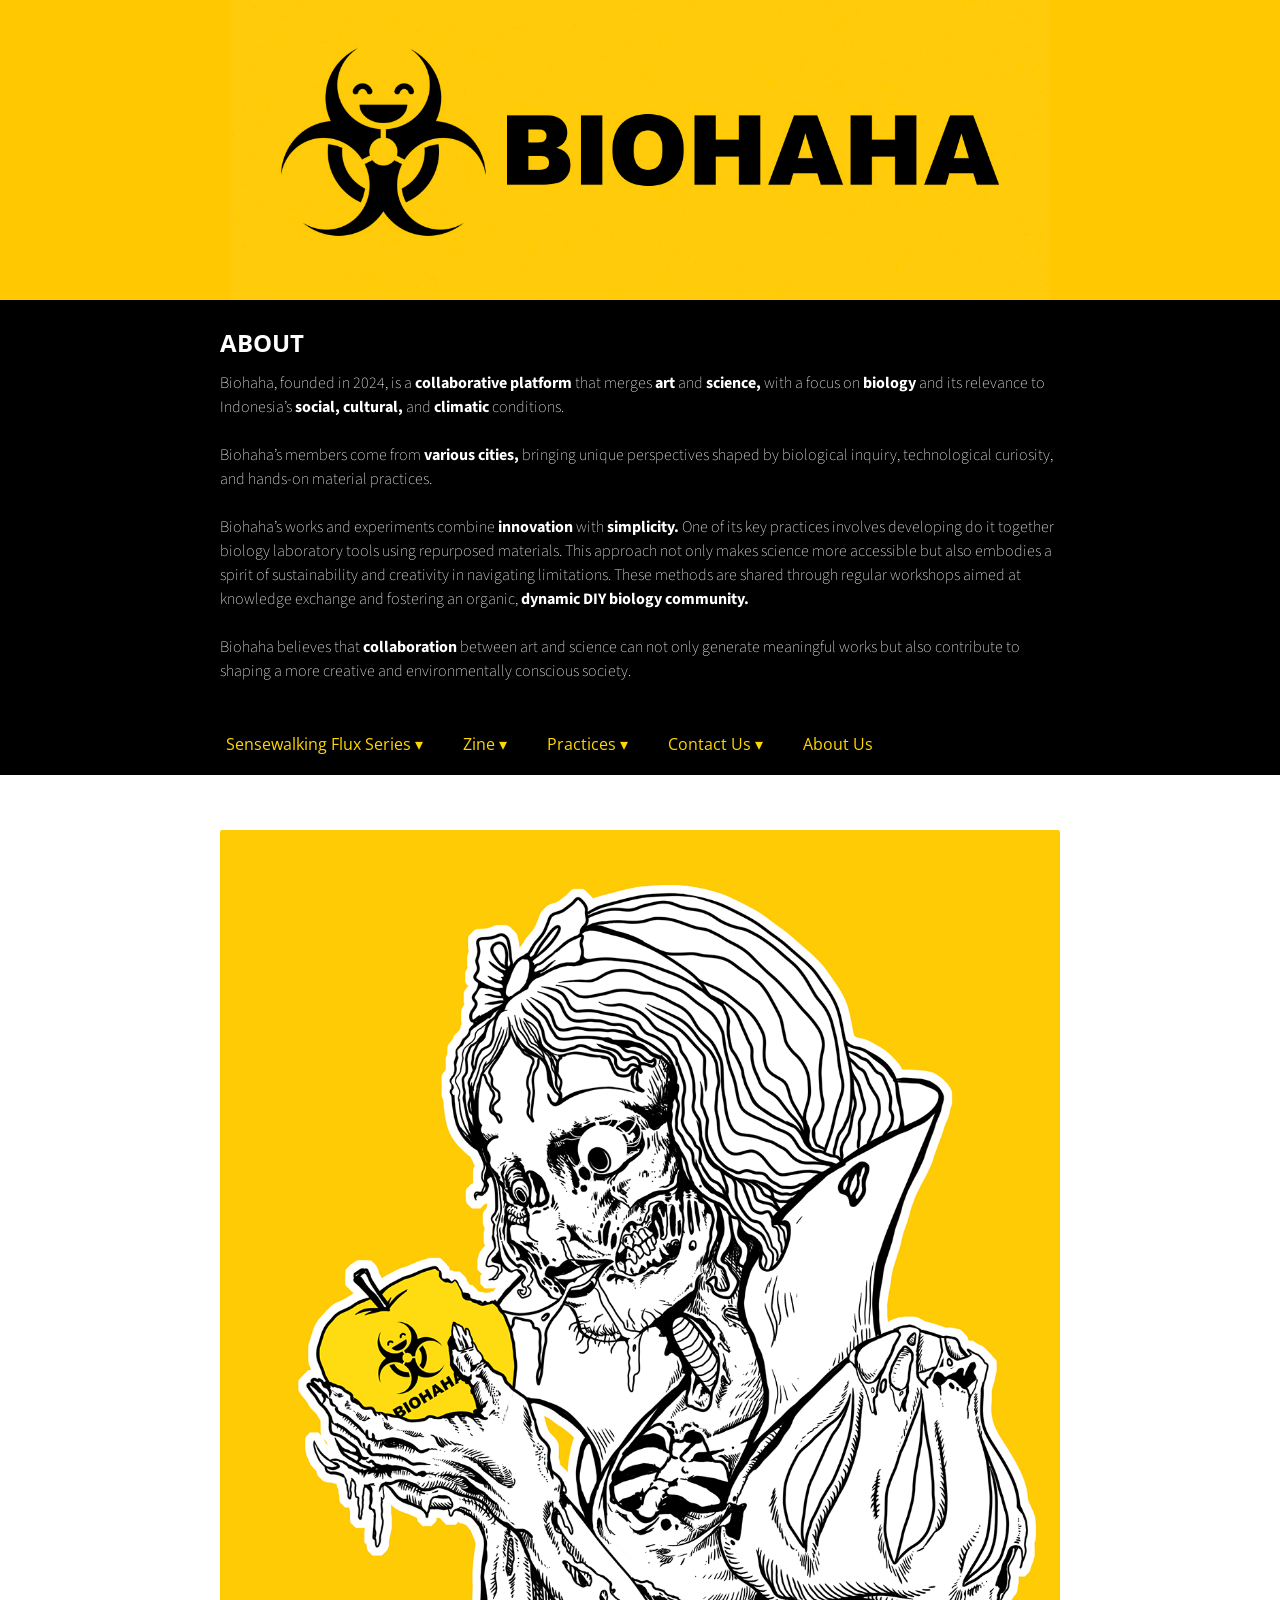
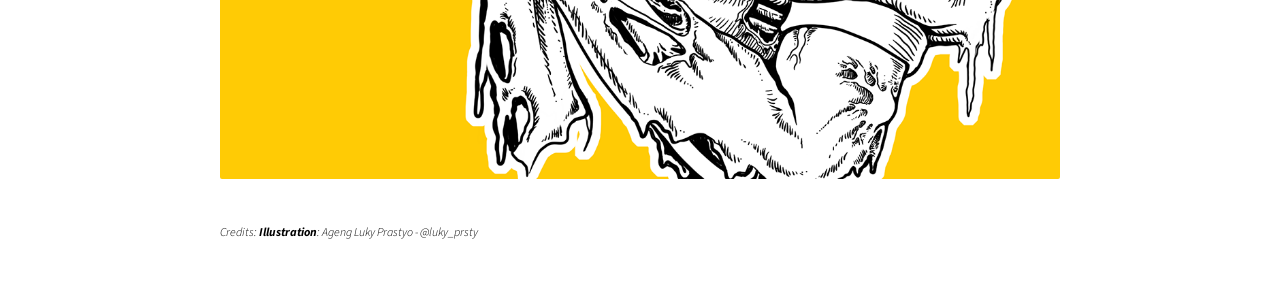
<file: about.html>
<!doctype html>
<html>

<head>
	<meta content="Biohaha is a collaborative platform that merges art and science, with a focus on biology and its relevance to Indonesia’s social, cultural, and climatic conditions" name="description">
	<meta content="Biohaha, biohaha, bio.haha, bio-haha, Bio electronic, Biology laboratory, Bio lab, Bio art, Art and science, Art and biology, Art and technology, Culture and technology, Technology, Biology, New media art, Interdisciplinary, DIY, DIWO, Do It Together, Sensewalking, Sensewalking flux, Helmi Hardian, Angela Sunaryo, Bandung, Indonesia" name="keywords">
	<link rel="canonical" href="https://bio-haha.github.io/sensewalking" />
	<link rel="shortcut icon" type="image/x-icon" href="img/biohaha-icon.png">
	
  <title>Biohaha</title>
  <meta charset="utf-8" name="viewport" content="width=device-width, initial-scale=1">
  <link href="https://use.fontawesome.com/releases/v5.2.0/css/all.css" media="screen" rel="stylesheet" type="text/css" />
  <link href="css/frame.css" media="screen" rel="stylesheet" type="text/css" />
  <link href='https://fonts.googleapis.com/css?family=Open+Sans:400,700' rel='stylesheet' type='text/css'>
  <link href='https://fonts.googleapis.com/css?family=Open+Sans+Condensed:300,700' rel='stylesheet' type='text/css'>
  <link href="https://fonts.googleapis.com/css?family=Source+Sans+Pro:400,700" rel="stylesheet">
  <script src="https://ajax.googleapis.com/ajax/libs/jquery/3.3.1/jquery.min.js"></script>
</head>

<body>
  <div class="menu-container"></div>
  <div class="content-container">
    <!-------------------------------------------------------------------------------------------->
    <!--Start Header-->
    <div class="banner" style="background: url('img/biohaha-background.jpeg') no-repeat center; background-size: cover; height: 300px;"></div>
    <div class="banner">
      <div class="banner-table flex-column">
        <div class="flex-row">
          <div class="flex-item flex-column">
            <h2 class="add-top-margin-small">ABOUT</h2>
            <p class="text">
              Biohaha, founded in 2024, is a <B>collaborative platform</B> that merges <b>art</b> and <b>science,</b> with a focus on <b>biology</b> and its relevance to Indonesia’s <b>social, cultural,</b> and <b>climatic</b> conditions.<br><br>

			  Biohaha’s members come from <b>various cities,</b> bringing unique perspectives shaped by biological inquiry, technological curiosity, and hands-on material practices.<br><br>

			  Biohaha’s works and experiments combine <b>innovation</b> with <b>simplicity.</b> One of its key practices involves developing do it together biology laboratory tools using repurposed materials. This approach not only makes science more accessible but also embodies a spirit of sustainability and creativity in navigating limitations. These methods are shared through regular workshops aimed at knowledge exchange and fostering an organic, <b>dynamic DIY biology community.</b> <br><br>

			  Biohaha believes that <b>collaboration</b> between art and science can not only generate meaningful works but also contribute to shaping a more creative and environmentally conscious society. 
            </p>
          </div>
        </div>
      </div>
    </div>
    <!--End Header-->
    <!--------------------------------------------------------------------------------------------> 
	<!--Start Menu-->
	  <nav class="navbar" role="navigation" aria-label="Main navigation">
    <ul class="menu">
      <li class="dropdown" data-dropdown>
        <a href="#" class="dropbtn" aria-haspopup="true" aria-expanded="false">Sensewalking Flux Series ▾</a>
        <ul class="dropdown-content" role="menu" aria-label="Sensewalking Flux Series">
          <li role="none"><a role="menuitem" href="index.html">BPAF<br> Bandung - Indonesia</a></li>
          <li role="none"><a role="menuitem" href="acc-gwangju.html">Asia Culture Center<br> Gwangju - Korea</a></li>
          <li role="none"><a role="menuitem" href="dugu-busan.html">Art Space Dugu<br> Busan - Korea</a></li>
          <li role="none"><a role="menuitem" href="yamanakasuplex.html">Yamanaka Suplex<br> Kyoto, Shiga - Japan</a></li>
		  <li role="none"><a role="menuitem" href="smi-bangalore.html">Srishti Manipal Institute<br> Bangalore - India</a></li>
        </ul>
      </li>
		
		<li class="dropdown" data-dropdown>
        <a href="#" class="dropbtn" aria-haspopup="true" aria-expanded="false">Zine ▾</a>
        <ul class="dropdown-content" role="menu" aria-label="Zine">
          <li role="none"><a role="menuitem" href="pdf/biohaha-helmi_hardian-angela_sunaryo-zine-byol.pdf" target="_blank">Build Your Own Lab<br> and Share It</a></li>
          <li role="none"><a role="menuitem" href="pdf/biohaha-helmi_hardian-angela_sunaryo-zine.pdf" target="_blank">Sensewalking Flux<br> Indonesia</a></li>
          <li role="none"><a role="menuitem" href="pdf/biohaha-helmi_hardian-angela_sunaryo-zine-acc.pdf" target="_blank">Sensewalking Flux<br> Korea (I)</a></li>
		  <li role="none"><a role="menuitem" href="pdf/biohaha-helmi_hardian-angela_sunaryo-zine-dugu.pdf" target="_blank">Sensewalking Flux<br> Korea (II)</a></li>
		  <li role="none"><a role="menuitem" href="pdf/biohaha-helmi_hardian-angela_sunaryo-zine-yamanaka_suplex.pdf" target="_blank">Sensewalking Flux<br> Japan</a></li>
		  <li role="none"><a role="menuitem" href="pdf/biohaha-helmi_hardian-angela_sunaryo-zine-smi.pdf" target="_blank">Sensewalking Flux<br> India</a></li>
        </ul>
      </li>
		
		<li class="dropdown" data-dropdown>
        <a href="#" class="dropbtn" aria-haspopup="true" aria-expanded="false">Practices ▾</a>
        <ul class="dropdown-content" role="menu" aria-label="Sensewalking Flux Series">
          <li role="none"><a role="menuitem" href="projects.html">Projects</a></li>
          <li role="none"><a role="menuitem" href="exhibitions.html">Exhibitions</a></li>
          <li role="none"><a role="menuitem" href="residencies.html">Residencies</a></li>
          <li role="none"><a role="menuitem" href="workshops.html">Workshops</a></li>
		  <li role="none"><a role="menuitem" href="research.html">Research</a></li>
		  <li role="none"><a role="menuitem" href="products.html">Products</a></li>
        </ul>
      </li>

      <li class="dropdown" data-dropdown>
        <a href="#" class="dropbtn" aria-haspopup="true" aria-expanded="false">Contact Us ▾</a>
        <ul class="dropdown-content" role="menu" aria-label="Contact">
          <li role="none"><a role="menuitem" href="https://www.instagram.com/bio.haha/" target="_blank">
			  <i class="fab fa-instagram"></i> Biohaha</a></li>
          <li role="none"><a role="menuitem" href="https://www.instagram.com/helmihardian/" target="_blank">
			  <i class="fab fa-instagram"></i> Helmi Hardian</a></li>
          <li role="none"><a role="menuitem" href="https://www.instagram.com/angela_sunaryo/" target="_blank">
			  <i class="fab fa-instagram"></i> Angela Sunaryo</a></li>
        </ul>
      </li>
		
	  <li>
        <a href="about.html" class="dropbtn">About Us</a>
      </li>
		
    </ul>
  </nav>

  <!-- Small script to make dropdowns reliable on hover, focus, touch, and keyboard -->
  <script>
    (function () {
      const DROPDOWN_SELECTOR = '[data-dropdown]';
      const dropdowns = Array.from(document.querySelectorAll(DROPDOWN_SELECTOR));

      // Utility: close all dropdowns except optional keep
      function closeAll(except = null) {
        dropdowns.forEach(dd => {
          if (dd === except) return;
          dd.classList.remove('open');
          const btn = dd.querySelector('.dropbtn');
          if (btn) btn.setAttribute('aria-expanded', 'false');
        });
      }

      // Toggle a dropdown element
      function toggleDropdown(dd, open) {
        const btn = dd.querySelector('.dropbtn');
        if (open === undefined) open = !dd.classList.contains('open');
        closeAll(open ? dd : null);
        dd.classList.toggle('open', open);
        if (btn) btn.setAttribute('aria-expanded', open ? 'true' : 'false');
      }

      // Click on button (or tap) — prevent default anchor navigation
      dropdowns.forEach(dd => {
        const btn = dd.querySelector('.dropbtn');
        const panel = dd.querySelector('.dropdown-content');

        // Mouse enter/leave: show dropdown on hover for desktop pointer devices
        dd.addEventListener('pointerenter', (e) => {
          // only show on non-touch pointer (mouse)
          if (e.pointerType === 'mouse') toggleDropdown(dd, true);
        });
        dd.addEventListener('pointerleave', (e) => {
          if (e.pointerType === 'mouse') toggleDropdown(dd, false);
        });

        // Click / Tap: open/close (prevents sticky hover issues on touch)
        btn.addEventListener('click', (e) => {
          e.preventDefault();
          toggleDropdown(dd);
        });

        // Keyboard: Enter / Space to toggle; Escape to close
        btn.addEventListener('keydown', (e) => {
          if (e.key === 'Enter' || e.key === ' ' || e.key === 'Spacebar') {
            e.preventDefault();
            toggleDropdown(dd);
            // move focus to first menuitem when opening
            if (dd.classList.contains('open')) {
              const firstItem = panel.querySelector('[role="menuitem"]');
              if (firstItem) firstItem.focus();
            }
          } else if (e.key === 'Escape' || e.key === 'Esc') {
            toggleDropdown(dd, false);
            btn.focus();
          }
        });

        // Close when a menu item is activated (click)
        panel.addEventListener('click', (e) => {
          // allow links to work, but close menu after click
          toggleDropdown(dd, false);
        });
      });

      // Close when clicking outside
      document.addEventListener('click', (e) => {
        if (!e.target.closest(DROPDOWN_SELECTOR)) closeAll();
      });

      // Close on ESC globally
      document.addEventListener('keydown', (e) => {
        if (e.key === 'Escape' || e.key === 'Esc') closeAll();
      });
    })();
  </script>
	  	<!--End Menu-->
	  	<!-------------------------------------------------------------------------------------------->
    <div class="content">
      <div class="content-table flex-column">
        <!-------------------------------------------------------------------------------------------->
        <!--Start Intro--> 		  
        <div class="flex-row">
          <div class="flex-item flex-column">
            <img class="image" src="img/biohaha-helmi_hardian-angela_sunaryo-about.png">
          </div>
        </div>
        <!-------------------------------------------------------------------------------------------->
        <!--Start Credits-->
        <div class="flex-row">
          <div class="flex-item flex-item-stretch flex-column">
            <p class="text text-small text-italic add-top-margin-large">
              Credits: <span class="highlight-text">Illustration</span>: Ageng Luky Prastyo - @luky_prsty 
            </p>
          </div>
        </div>
        <!--End Credits-->
        <!-------------------------------------------------------------------------------------------->
      </div>
    </div>
</body>

</html>
</file>
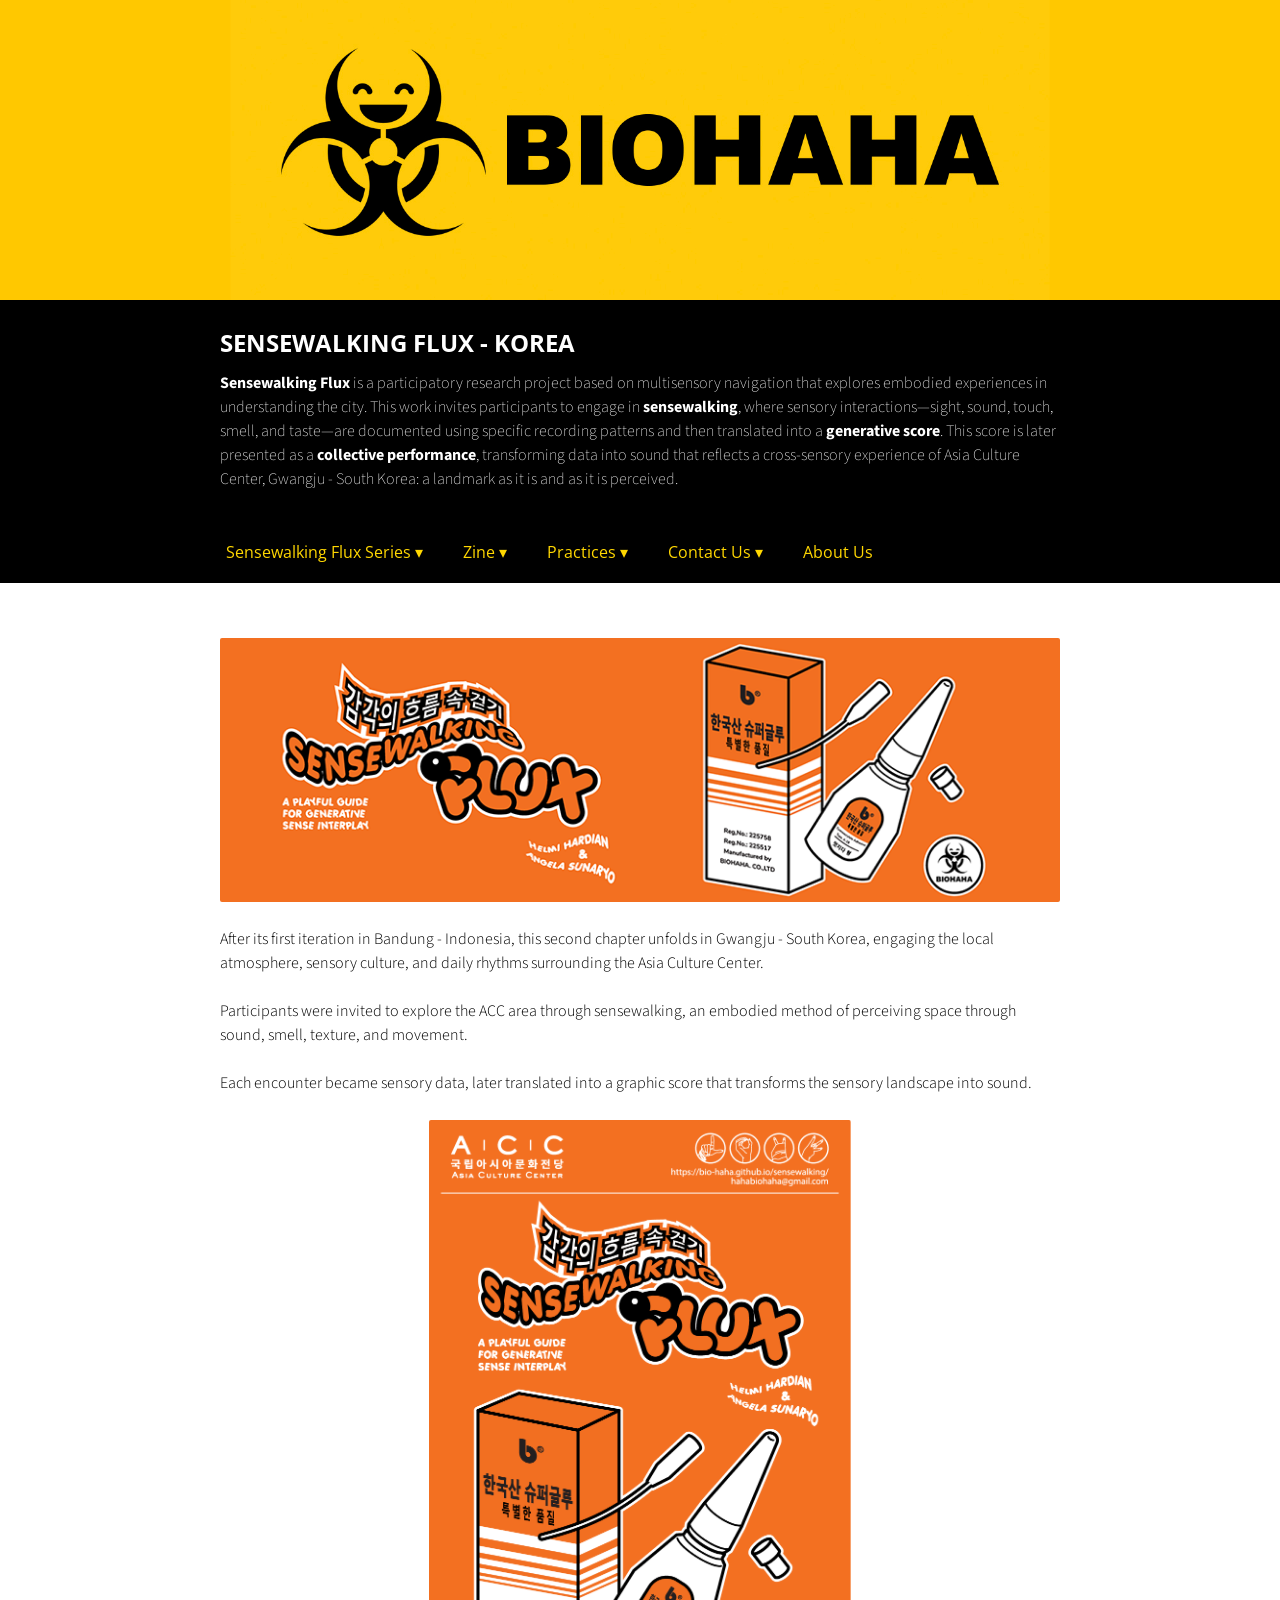
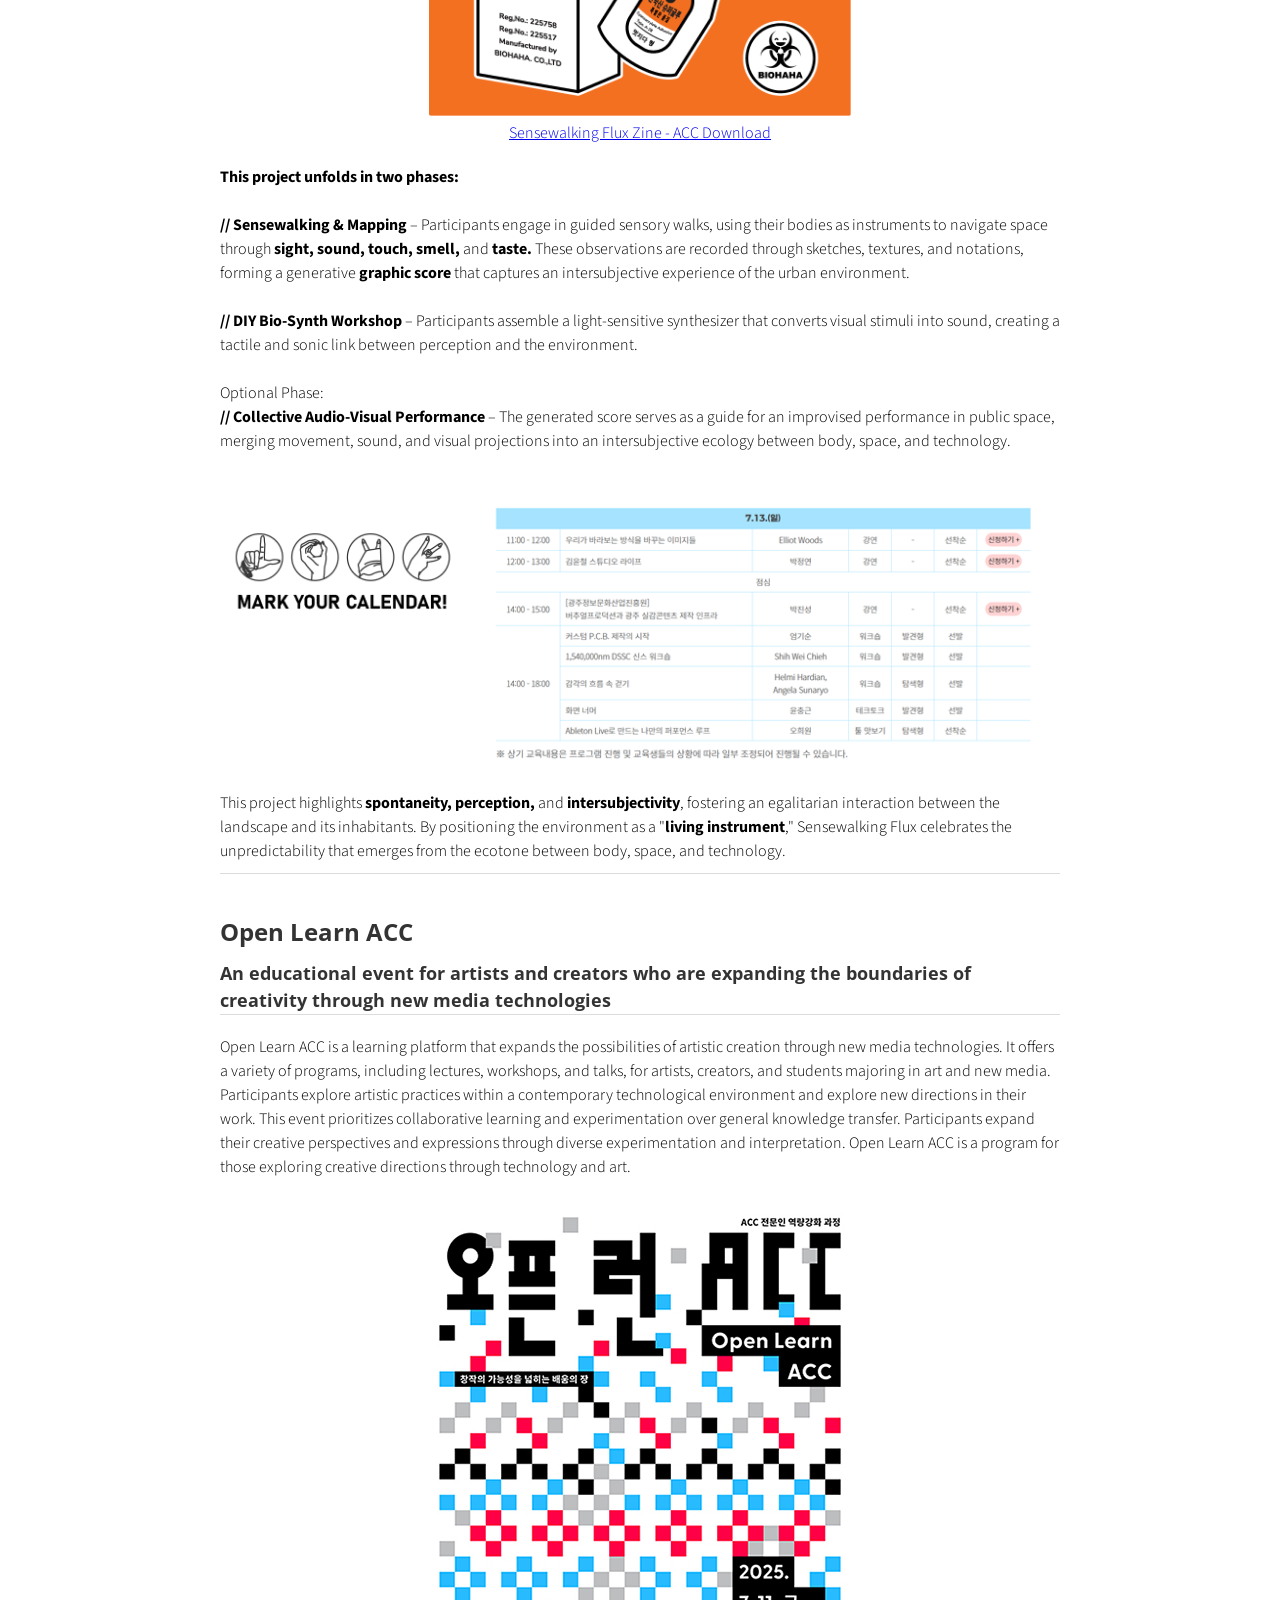
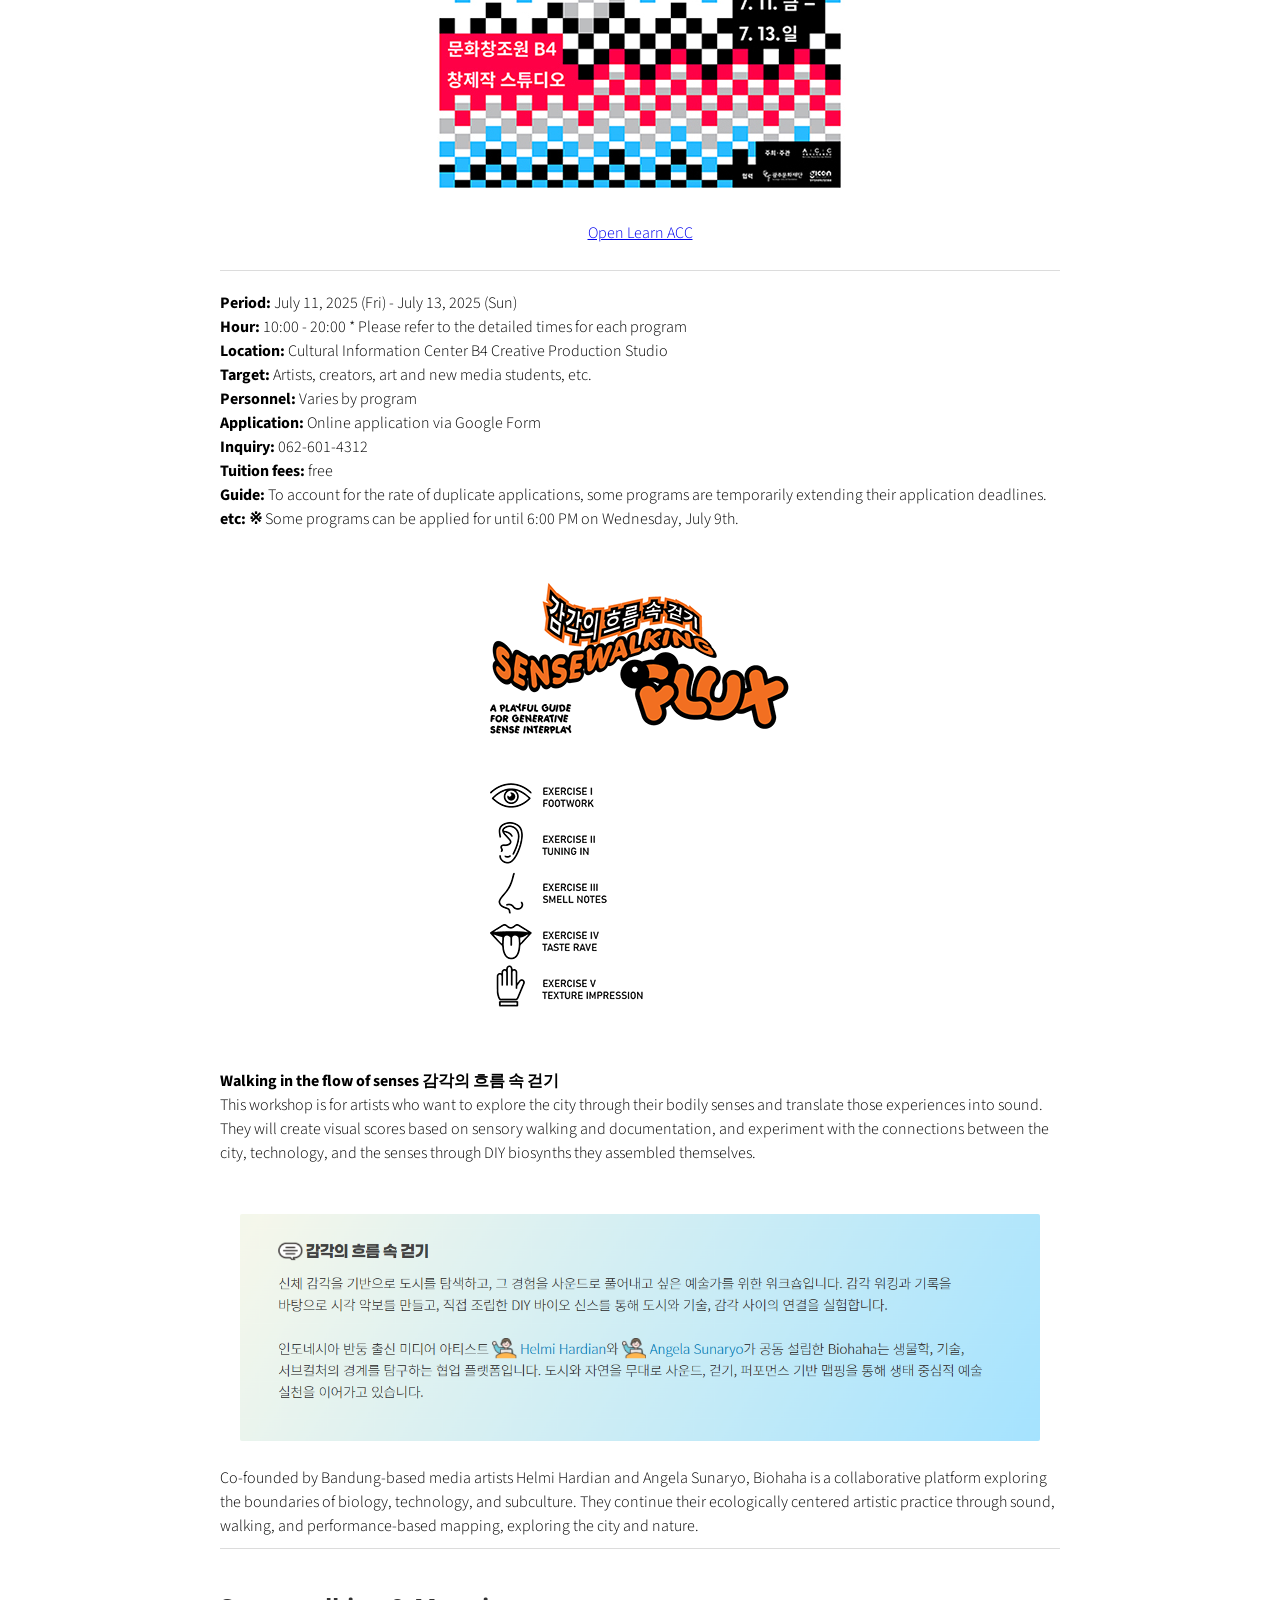
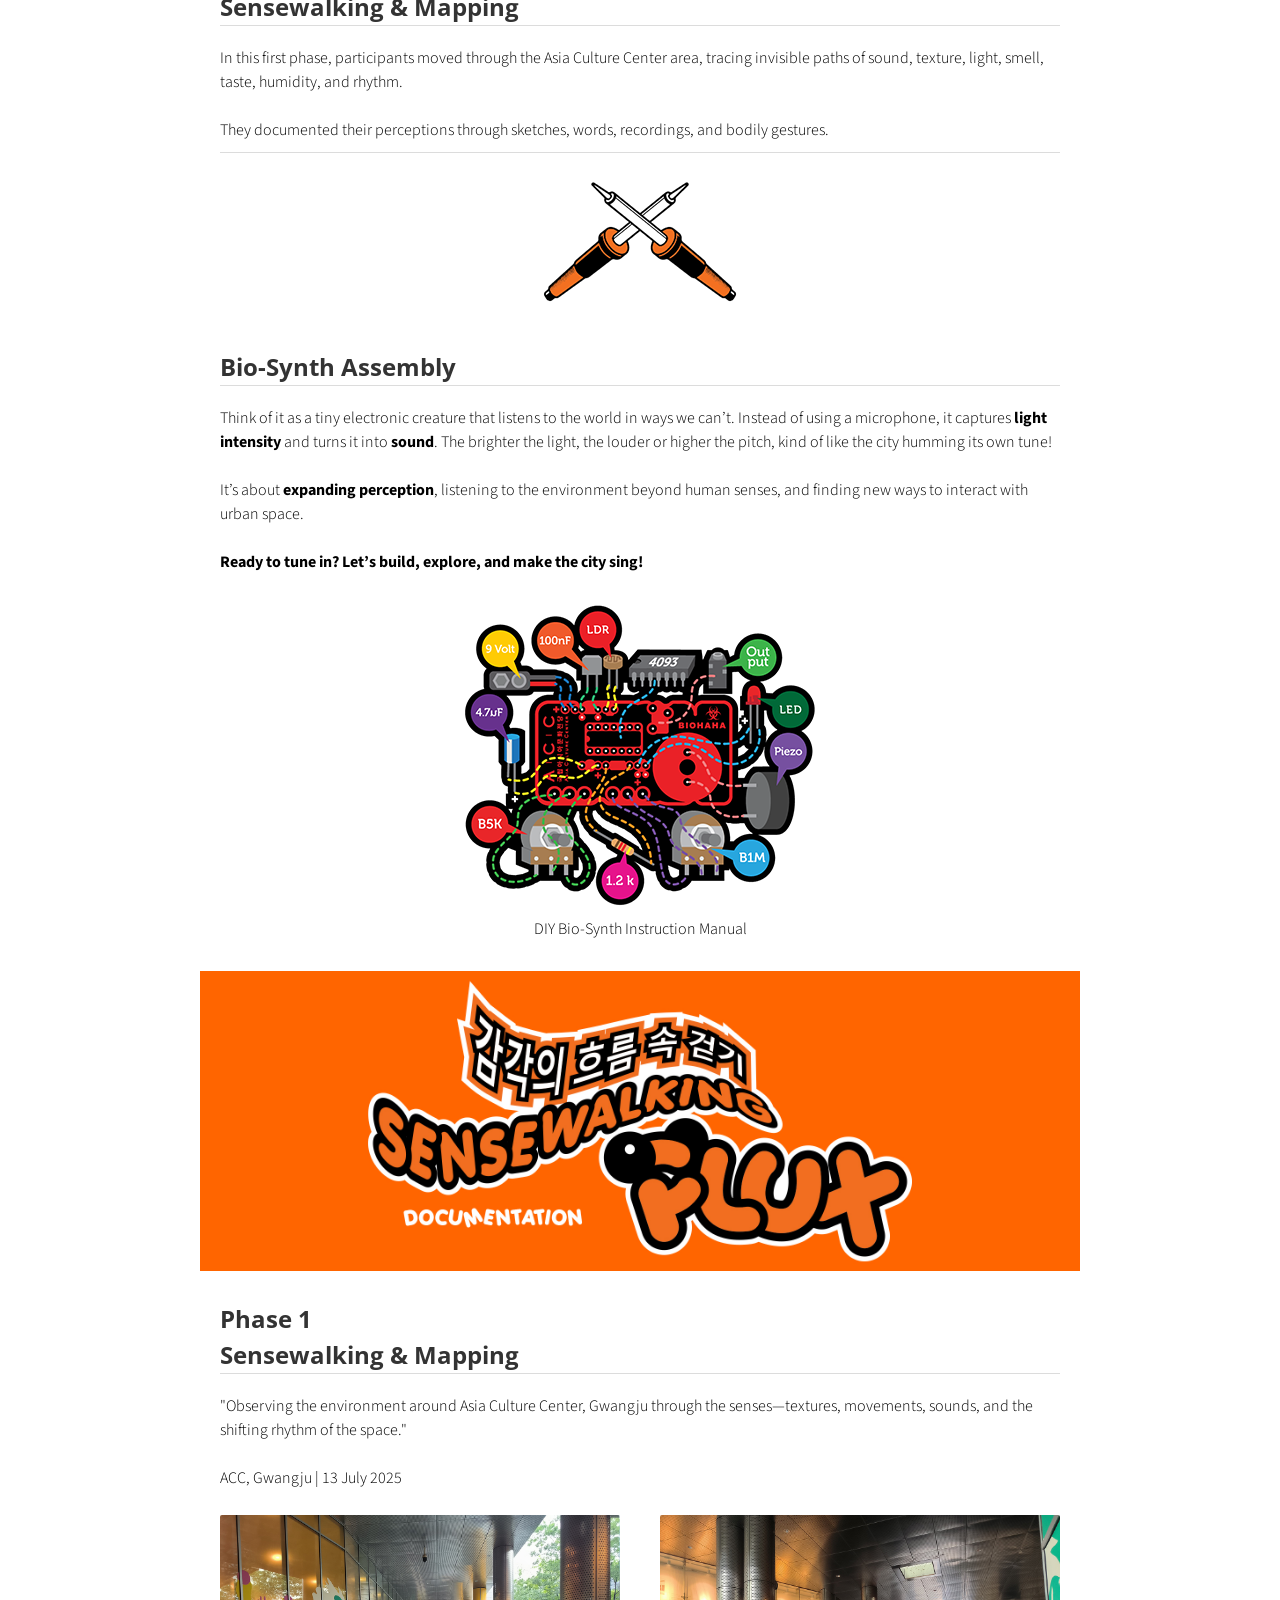
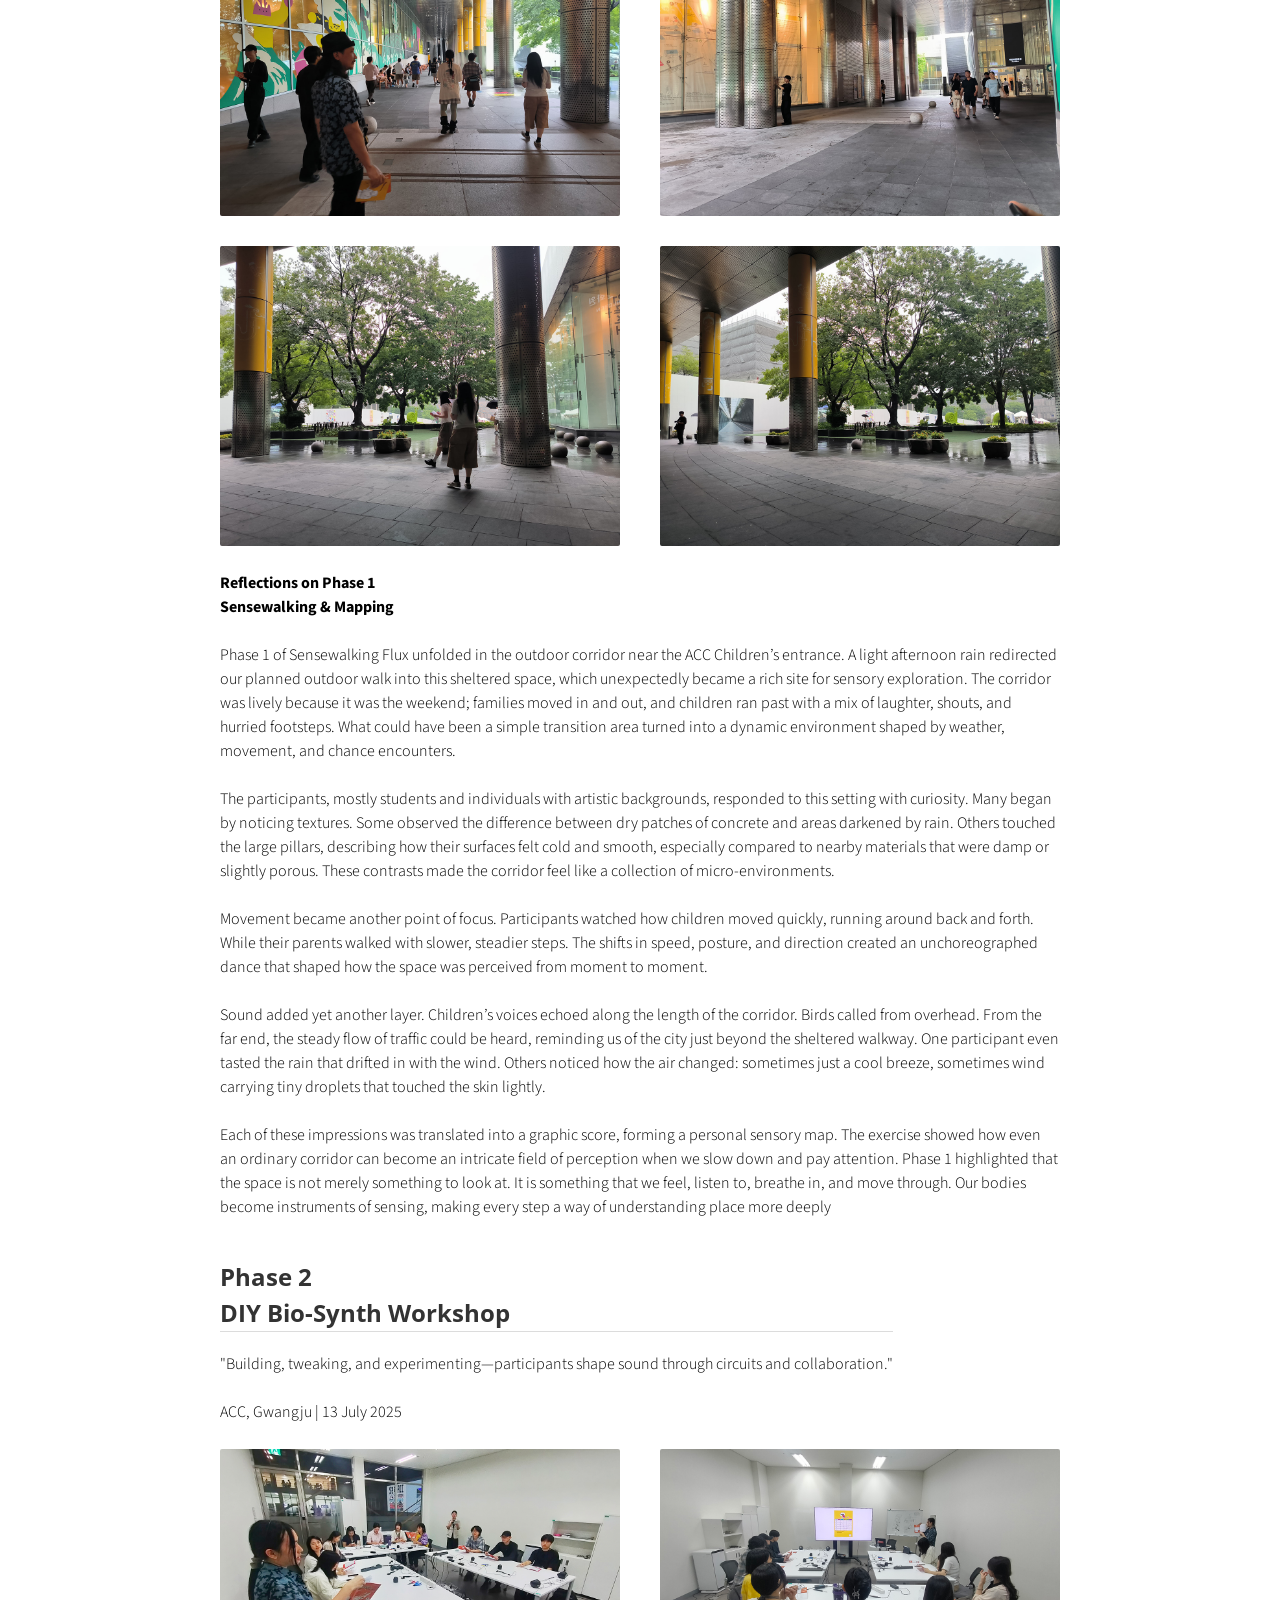
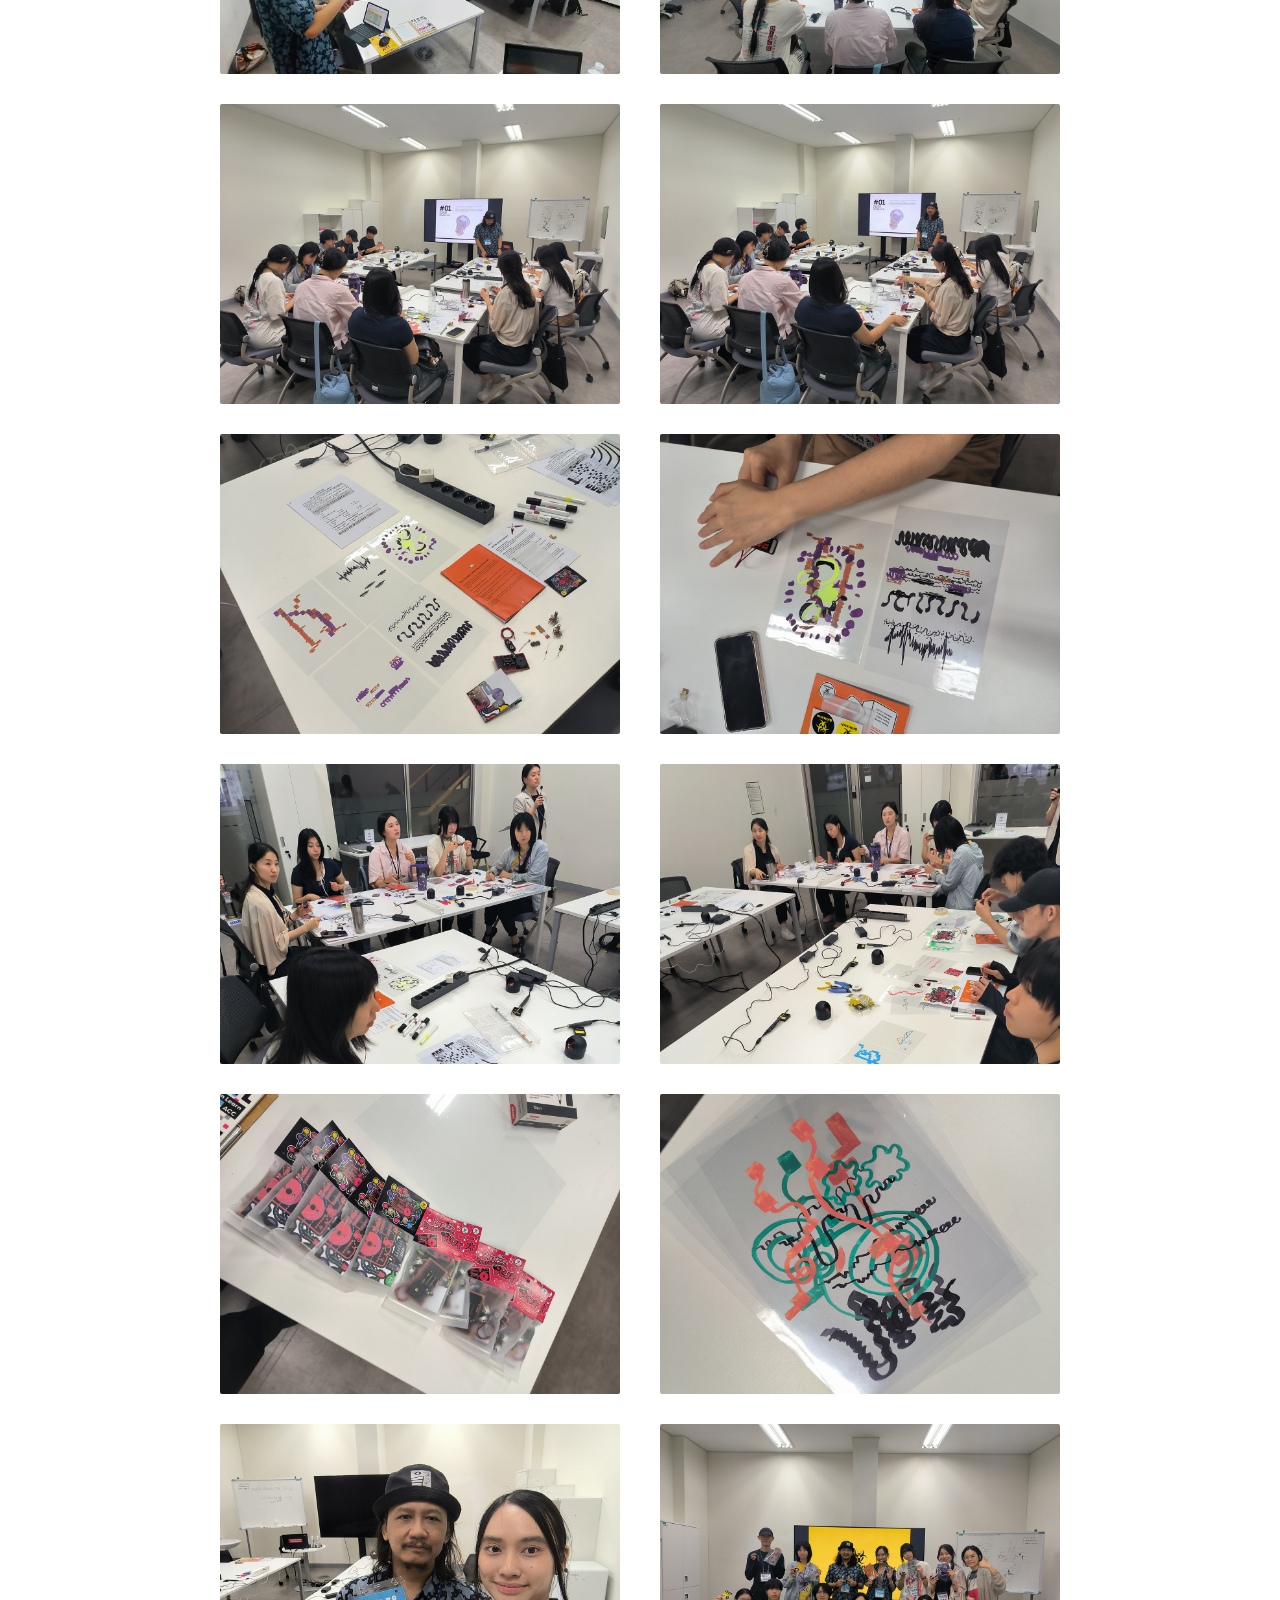
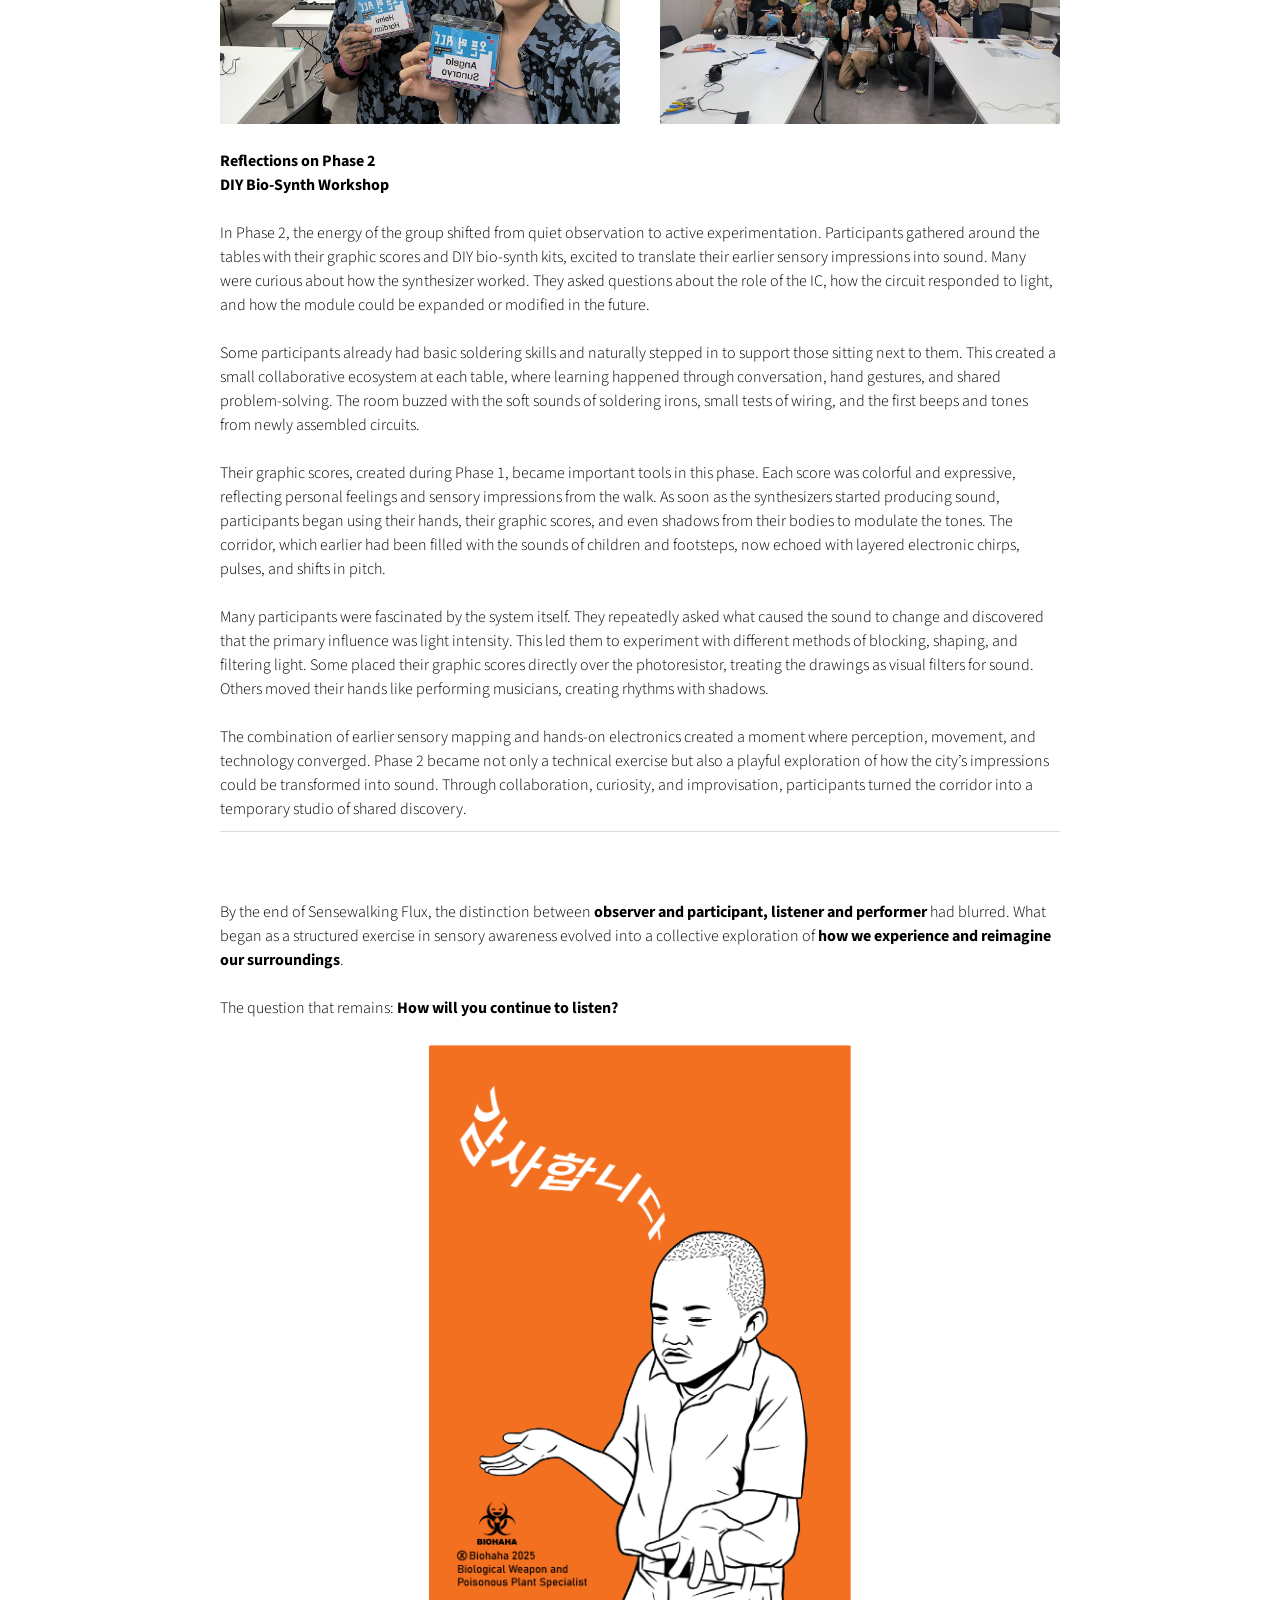
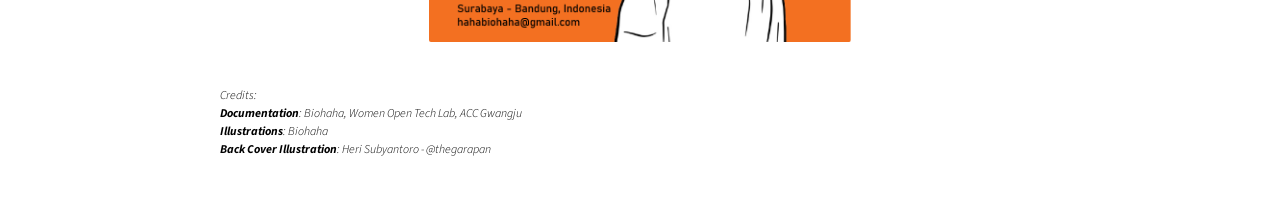
<file: acc-gwangju.html>
<!doctype html>
<html>

<head> 
	<meta content="Biohaha is a collaborative platform that merges art and science, with a focus on biology and its relevance to Indonesia’s social, cultural, and climatic conditions" name="description">
	<meta content="Biohaha, biohaha, bio.haha, bio-haha, Bio electronic, Biology laboratory, Bio lab, Bio art, Art and science, Art and biology, Art and technology, Culture and technology, Technology, Biology, New media art, Interdisciplinary, DIY, DIWO, Do It Together, Sensewalking, Sensewalking flux, Helmi Hardian, Angela Sunaryo, Bandung, Indonesia" name="keywords">
	<link rel="canonical" href="https://bio-haha.github.io/sensewalking" />
	<link rel="shortcut icon" type="image/x-icon" href="img/biohaha-icon.png">
	
  <title>Biohaha</title>
  <meta charset="utf-8" name="viewport" content="width=device-width, initial-scale=1">
  <link href="https://use.fontawesome.com/releases/v5.2.0/css/all.css" media="screen" rel="stylesheet" type="text/css" />
  <link href="css/frame.css" media="screen" rel="stylesheet" type="text/css" />
  <link href='https://fonts.googleapis.com/css?family=Open+Sans:400,700' rel='stylesheet' type='text/css'>
  <link href='https://fonts.googleapis.com/css?family=Open+Sans+Condensed:300,700' rel='stylesheet' type='text/css'>
  <link href="https://fonts.googleapis.com/css?family=Source+Sans+Pro:400,700" rel="stylesheet">
  <script src="https://ajax.googleapis.com/ajax/libs/jquery/3.3.1/jquery.min.js"></script>
</head>

<body>
  <div class="menu-container"></div>
  <div class="content-container">
    <!-------------------------------------------------------------------------------------------->
    <!--Start Header-->
    <div class="banner" style="background: url('img/biohaha-background.jpeg') no-repeat center; background-size: cover; height: 300px;"></div>
    <div class="banner">
      <div class="banner-table flex-column">
        <div class="flex-row">
          <div class="flex-item flex-column">
            <h2 class="add-top-margin-small">SENSEWALKING FLUX - KOREA</h2>
            <p class="text"> 
				<strong>Sensewalking Flux</strong> is a participatory research project based on multisensory navigation that explores embodied experiences in understanding the city. This work invites participants to engage in <strong>sensewalking</strong>, where sensory interactions—sight, sound, touch, smell, and taste—are documented using specific recording patterns and then translated into a <strong>generative score</strong>. This score is later presented as a <strong>collective performance</strong>, transforming data into sound that reflects a cross-sensory experience of Asia Culture Center, Gwangju - South Korea: a landmark as it is and as it is perceived. 
			  </p>
          </div>
        </div>
      </div>
    </div>
    <!--End Header-->
    <!--------------------------------------------------------------------------------------------> 
	<!--Start Menu-->
	  <nav class="navbar" role="navigation" aria-label="Main navigation">
    <ul class="menu">
      <li class="dropdown" data-dropdown>
        <a href="#" class="dropbtn" aria-haspopup="true" aria-expanded="false">Sensewalking Flux Series ▾</a>
        <ul class="dropdown-content" role="menu" aria-label="Sensewalking Flux Series">
          <li role="none"><a role="menuitem" href="index.html">BPAF<br> Bandung - Indonesia</a></li>
          <li role="none"><a role="menuitem" href="acc-gwangju.html">Asia Culture Center<br> Gwangju - Korea</a></li>
          <li role="none"><a role="menuitem" href="dugu-busan.html">Art Space Dugu<br> Busan - Korea</a></li>
          <li role="none"><a role="menuitem" href="yamanakasuplex.html">Yamanaka Suplex<br> Kyoto, Shiga - Japan</a></li>
		  <li role="none"><a role="menuitem" href="smi-bangalore.html">Srishti Manipal Institute<br> Bangalore - India</a></li>
        </ul>
      </li> 
		
		<li class="dropdown" data-dropdown>
        <a href="#" class="dropbtn" aria-haspopup="true" aria-expanded="false">Zine ▾</a>
        <ul class="dropdown-content" role="menu" aria-label="Zine">
          <li role="none"><a role="menuitem" href="pdf/biohaha-helmi_hardian-angela_sunaryo-zine-byol.pdf" target="_blank">Build Your Own Lab<br> and Share It</a></li>
          <li role="none"><a role="menuitem" href="pdf/biohaha-helmi_hardian-angela_sunaryo-zine.pdf" target="_blank">Sensewalking Flux<br> Indonesia</a></li>
          <li role="none"><a role="menuitem" href="pdf/biohaha-helmi_hardian-angela_sunaryo-zine-acc.pdf" target="_blank">Sensewalking Flux<br> Korea (I)</a></li>
		  <li role="none"><a role="menuitem" href="pdf/biohaha-helmi_hardian-angela_sunaryo-zine-dugu.pdf" target="_blank">Sensewalking Flux<br> Korea (II)</a></li>
		  <li role="none"><a role="menuitem" href="pdf/biohaha-helmi_hardian-angela_sunaryo-zine-yamanaka_suplex.pdf" target="_blank">Sensewalking Flux<br> Japan</a></li>
		  <li role="none"><a role="menuitem" href="pdf/biohaha-helmi_hardian-angela_sunaryo-zine-smi.pdf" target="_blank">Sensewalking Flux<br> India</a></li>
        </ul>
      </li>
		
		<li class="dropdown" data-dropdown>
        <a href="#" class="dropbtn" aria-haspopup="true" aria-expanded="false">Practices ▾</a>
        <ul class="dropdown-content" role="menu" aria-label="Sensewalking Flux Series">
          <li role="none"><a role="menuitem" href="projects.html">Projects</a></li>
          <li role="none"><a role="menuitem" href="exhibitions.html">Exhibitions</a></li>
          <li role="none"><a role="menuitem" href="residencies.html">Residencies</a></li>
          <li role="none"><a role="menuitem" href="workshops.html">Workshops</a></li>
		  <li role="none"><a role="menuitem" href="research.html">Research</a></li>
		  <li role="none"><a role="menuitem" href="products.html">Products</a></li>
        </ul>
      </li>

      <li class="dropdown" data-dropdown>
        <a href="#" class="dropbtn" aria-haspopup="true" aria-expanded="false">Contact Us ▾</a>
        <ul class="dropdown-content" role="menu" aria-label="Contact">
          <li role="none"><a role="menuitem" href="https://www.instagram.com/bio.haha/" target="_blank">
			  <i class="fab fa-instagram"></i> Biohaha</a></li>
          <li role="none"><a role="menuitem" href="https://www.instagram.com/helmihardian/" target="_blank">
			  <i class="fab fa-instagram"></i> Helmi Hardian</a></li>
          <li role="none"><a role="menuitem" href="https://www.instagram.com/angela_sunaryo/" target="_blank">
			  <i class="fab fa-instagram"></i> Angela Sunaryo</a></li>
        </ul>
      </li> 
		
	  <li>
        <a href="about.html" class="dropbtn">About Us</a>
      </li>
		
    </ul>
  </nav>

  <!-- Small script to make dropdowns reliable on hover, focus, touch, and keyboard -->
  <script>
    (function () {
      const DROPDOWN_SELECTOR = '[data-dropdown]';
      const dropdowns = Array.from(document.querySelectorAll(DROPDOWN_SELECTOR));

      // Utility: close all dropdowns except optional keep
      function closeAll(except = null) {
        dropdowns.forEach(dd => {
          if (dd === except) return;
          dd.classList.remove('open');
          const btn = dd.querySelector('.dropbtn');
          if (btn) btn.setAttribute('aria-expanded', 'false');
        });
      }

      // Toggle a dropdown element
      function toggleDropdown(dd, open) {
        const btn = dd.querySelector('.dropbtn');
        if (open === undefined) open = !dd.classList.contains('open');
        closeAll(open ? dd : null);
        dd.classList.toggle('open', open);
        if (btn) btn.setAttribute('aria-expanded', open ? 'true' : 'false');
      }

      // Click on button (or tap) — prevent default anchor navigation
      dropdowns.forEach(dd => {
        const btn = dd.querySelector('.dropbtn');
        const panel = dd.querySelector('.dropdown-content');

        // Mouse enter/leave: show dropdown on hover for desktop pointer devices
        dd.addEventListener('pointerenter', (e) => {
          // only show on non-touch pointer (mouse)
          if (e.pointerType === 'mouse') toggleDropdown(dd, true);
        });
        dd.addEventListener('pointerleave', (e) => {
          if (e.pointerType === 'mouse') toggleDropdown(dd, false);
        });

        // Click / Tap: open/close (prevents sticky hover issues on touch)
        btn.addEventListener('click', (e) => {
          e.preventDefault();
          toggleDropdown(dd);
        });

        // Keyboard: Enter / Space to toggle; Escape to close
        btn.addEventListener('keydown', (e) => {
          if (e.key === 'Enter' || e.key === ' ' || e.key === 'Spacebar') {
            e.preventDefault();
            toggleDropdown(dd);
            // move focus to first menuitem when opening
            if (dd.classList.contains('open')) {
              const firstItem = panel.querySelector('[role="menuitem"]');
              if (firstItem) firstItem.focus();
            }
          } else if (e.key === 'Escape' || e.key === 'Esc') {
            toggleDropdown(dd, false);
            btn.focus();
          }
        });

        // Close when a menu item is activated (click)
        panel.addEventListener('click', (e) => {
          // allow links to work, but close menu after click
          toggleDropdown(dd, false);
        });
      });

      // Close when clicking outside
      document.addEventListener('click', (e) => {
        if (!e.target.closest(DROPDOWN_SELECTOR)) closeAll();
      });

      // Close on ESC globally
      document.addEventListener('keydown', (e) => {
        if (e.key === 'Escape' || e.key === 'Esc') closeAll();
      });
    })();
  </script>
	  	<!--End Menu-->
	    <!-------------------------------------------------------------------------------------------->
    <div class="content">
      <div class="content-table flex-column">
        <!-------------------------------------------------------------------------------------------->
        <!--Start Intro--> 
		  
        <div class="flex-row">
          <div class="flex-item flex-column">
            <img class="image" src="img-acc/biohaha-helmi_hardian-angela_sunaryo-wide-img-acc.png">
          </div>
        </div>
		  
        <div class="flex-row">
          <div class="flex-item flex-column">
            <p class="text"> 			
		After its first iteration in Bandung - Indonesia, this second chapter unfolds in Gwangju - South Korea, engaging the local atmosphere, sensory culture, and daily rhythms surrounding the Asia Culture Center. <br><br>

		Participants were invited to explore the ACC area through sensewalking, an embodied method of perceiving space through sound, smell, texture, and movement. <br><br>
				
		Each encounter became sensory data, later translated into a graphic score that transforms the sensory landscape into sound.
            </p>
            
          </div>
        </div>
        <!--End Intro-->
        <!-------------------------------------------------------------------------------------------->
		<!--Start Zine and Schedule--> 
		  
        <div class="flex-row">
          <div class="flex-item flex-column"> 
			  <img class="image center" src="img-acc/biohaha-helmi_hardian-angela_sunaryo-zine-acc.png" style="max-width: 422px;">
			  <a href="pdf/biohaha-helmi_hardian-angela_sunaryo-zine-acc.pdf" target="_blank">
			  <p class="image-caption">Sensewalking Flux Zine - ACC Download</p> 
				  </a>
    
	<p class="text"> 		
<b>This project unfolds in two phases:</b> <br><br>
				
<b>// Sensewalking & Mapping</b> – Participants engage in guided sensory walks, using their bodies as instruments to navigate space through <b>sight, sound, touch, smell,</b> and <b>taste.</b> These observations are recorded through sketches, textures, and notations, forming a generative <b>graphic score</b> that captures an intersubjective experience of the urban environment. <br><br>
				
<b>// DIY Bio-Synth Workshop</b> – Participants assemble a light-sensitive synthesizer that converts visual stimuli into sound, creating a tactile and sonic link between perception and the environment. <br><br> 
		
Optional Phase: <br>
<B>// Collective Audio-Visual Performance</B> – The generated score serves as a guide for an improvised performance in public space, merging movement, sound, and visual projections into an intersubjective ecology between body, space, and technology. <br><br>
		</p>
	<img class="image" src="img-acc/biohaha-schedule-img-acc.png">
		<p class="text">		
This project highlights <b>spontaneity, perception,</b> and <b>intersubjectivity</b>, fostering an egalitarian interaction between the landscape and its inhabitants. By positioning the environment as a "<b>living instrument</b>," Sensewalking Flux celebrates the unpredictability that emerges from the ecotone between body, space, and technology.
            </p>
			  <hr>
          </div>
        </div>
		<!--End Zine and Schedule--> 
        <!-------------------------------------------------------------------------------------------->
		<!--Start Text and Poster-->
        <div class="flex-row">
          <div class="flex-item flex-column">
            <h2 id="open-learn">Open Learn ACC<br></h2>
			  <h3>An educational event for artists and creators who are expanding the boundaries of creativity through new media technologies</h3>
            <hr>
			  <p class="text">
Open Learn ACC is a learning platform that expands the possibilities of artistic creation through new media technologies. It offers a variety of programs, including lectures, workshops, and talks, for artists, creators, and students majoring in art and new media. Participants explore artistic practices within a contemporary technological environment and explore new directions in their work. This event prioritizes collaborative learning and experimentation over general knowledge transfer. Participants expand their creative perspectives and expressions through diverse experimentation and interpretation. Open Learn ACC is a program for those exploring creative directions through technology and art.
            </p> 
            
            <img class="image center" src="img-acc/biohaha-helmi_hardian-angela_sunaryo-acc-poster.jpg" style="max-width: 422px;">
			  <a href="https://www.acc.go.kr/main/education.do?PID=0402&action=Read&bnkey=EM_0000008504" target="_blank" class="image max-width-422">
			  <p class="image-caption">Open Learn ACC</p> 
				  </a>
            <hr> 	  
			  <p class="text">
<b>Period:</b> July 11, 2025 (Fri) - July 13, 2025 (Sun)<br>
<b>Hour:</b> 10:00 - 20:00 * Please refer to the detailed times for each program<br>
<b>Location:</b> Cultural Information Center B4 Creative Production Studio<br>
<b>Target:</b> Artists, creators, art and new media students, etc.<br>
<b>Personnel:</b> Varies by program<br>
<b>Application:</b> Online application via Google Form<br>
<b>Inquiry:</b> 062-601-4312<br>
<b>Tuition fees:</b> free<br>
<b>Guide:</b> To account for the rate of duplicate applications, some programs are temporarily extending their application deadlines.<br>
<b>etc: ※</b> Some programs can be applied for until 6:00 PM on Wednesday, July 9th.
            </p>
          </div>
        </div>
		<!--End Text and Poster-->
        <!-------------------------------------------------------------------------------------------->
        <!--Start Program Guide-->		  
        <div class="flex-row">
          <div class="flex-item flex-column"> 
			
          </div>
        </div> 
		<!--End Program Guide-->	
		<!-------------------------------------------------------------------------------------------->
        <!--Start Info--> 
		<div class="flex-row">
          <div class="flex-item flex-column"> 
			  <img class="image center" src="img-acc/biohaha-helmi_hardian-angela_sunaryo-list-acc.png" style="max-width: 422px;">
			  <p class="text"> <strong>Walking in the flow of senses 감각의 흐름 속 걷기</strong><br>
			    This workshop is for artists who want to explore the city through their bodily senses and translate those experiences into sound. They will create visual scores based on sensory walking and documentation, and experiment with the connections between the city, technology, and the senses through DIY biosynths they assembled themselves. <br>
  <br>
		    </p>
			  <img class="image center" src="img-acc/biohaha-helmi_hardian-angela_sunaryo-info-korea.png" style="max-width: 800px;"> 
			<p class="text">
Co-founded by Bandung-based media artists Helmi Hardian and Angela Sunaryo, Biohaha is a collaborative platform exploring the boundaries of biology, technology, and subculture. They continue their ecologically centered artistic practice through sound, walking, and performance-based mapping, exploring the city and nature.
		    </p>	 
			  <hr>
          </div>
        </div> 
		<!--End Info--> 
		<!--------------------------------------------------------------------------------------------> 
		<!--Start Flow of Senses-->   
		<div class="flex-row">
          <div class="flex-item flex-column"> 
			  <h2 id="bio-synth">Sensewalking & Mapping </h2>
            	<hr>
            <p class="text">
In this first phase, participants moved through the Asia Culture Center area, tracing invisible paths of sound, texture, light, smell, taste, humidity, and rhythm. <br><br>
They documented their perceptions through sketches, words, recordings, and bodily gestures.
			  </p>
            <hr> 
          </div>
        </div> 
		<!--End Flow of Senses--> 
		<!--------------------------------------------------------------------------------------------> 
		<!--Start Bio Synth--> 
		  <div class="flex-row">
          <div class="flex-item flex-column"> 
			  <img class="image center" src="img-acc/biohaha-helmi_hardian-angela_sunaryo-solder.png" style="max-width: 200px;">
				<h2 id="bio-synth">Bio-Synth Assembly </h2>
            	<hr>
            	<p class="text"> 
            	  	Think of it as a tiny electronic creature that listens to the world in ways we can’t. Instead of using a microphone, it captures <strong>light intensity</strong> and turns it into <strong>sound</strong>. The brighter the light, the louder or higher the pitch, kind of like the city humming its own tune! <br><br>
					
					It’s about <strong>expanding perception</strong>, listening to the environment beyond human senses, and finding new ways to interact with urban space. <br><br>

  					<strong>Ready to tune in? Let’s build, explore, and make the city sing!</strong> 
			  </p>
            	<img class="image center" src="img-acc/biohaha-helmi_hardian-angela_sunaryo-manual-acc.png" style="max-width: 422px;"> 
		    <p class="image-caption add-bottom-margin-large">DIY Bio-Synth Instruction Manual</p>
          </div>
        </div> 
		<!--End Bio Synth-->   
		<!--------------------------------------------------------------------------------------------> 
		<!--Start Documentation--> 
        <div class="banner" style="background: url('img-acc/biohaha-helmi_hardian-angela_sunaryo-doc.jpeg') no-repeat center; background-size: cover; height: 300px;"></div> 
		<!--------------------------------------------------------------------------------------------> 
		<!--Start Documentation 001--> 
		  <div class="flex-row">
          <div class="flex-item flex-column">
            <h2 id="documentation-01">Phase 1 <br>Sensewalking & Mapping</h2>
            <hr> 
            <p class="text">
			"Observing the environment around Asia Culture Center, Gwangju through the senses—textures, movements, sounds, and the shifting rhythm of the space." <br><br>
			ACC, Gwangju | 13 July 2025
            </p>
          </div>
        </div>
		  
        <div class="flex-row-space-between">
          <div class="flex-item flex-column">
            <a href="img-acc/biohaha-helmi_hardian-angela_sunaryo-acc-001.jpg" target="_blank" class="image max-width-400">
              <img src="img-acc/biohaha-helmi_hardian-angela_sunaryo-acc-001.jpg">
            </a>
          </div>
          <div class="flex-item flex-column">
            <a href="img-acc/biohaha-helmi_hardian-angela_sunaryo-acc-002.jpg" target="_blank" class="image max-width-400">
              <img src="img-acc/biohaha-helmi_hardian-angela_sunaryo-acc-002.jpg">
            </a>
          </div>
        </div> 
		  
		  <div class="flex-row-space-between">
          <div class="flex-item flex-column">
            <a href="img-acc/biohaha-helmi_hardian-angela_sunaryo-acc-003.jpg" target="_blank" class="image max-width-400">
              <img src="img-acc/biohaha-helmi_hardian-angela_sunaryo-acc-003.jpg">
            </a>
          </div>
          <div class="flex-item flex-column">
            <a href="img-acc/biohaha-helmi_hardian-angela_sunaryo-acc-004.jpg" target="_blank" class="image max-width-400">
              <img src="img-acc/biohaha-helmi_hardian-angela_sunaryo-acc-004.jpg">
            </a>
          </div>
        </div>        
		<!--End Documentation 001-->    
		<!-------------------------------------------------------------------------------------------->   
		<!--Start Reflection 001-->   
        <div class="flex-row">
          <div class="flex-item flex-column"> 
            <p class="text">
<b>Reflections on Phase 1 <br>Sensewalking & Mapping</b> <br><br>

Phase 1 of Sensewalking Flux unfolded in the outdoor corridor near the ACC Children’s entrance. A light afternoon rain redirected our planned outdoor walk into this sheltered space, which unexpectedly became a rich site for sensory exploration. The corridor was lively because it was the weekend; families moved in and out, and children ran past with a mix of laughter, shouts, and hurried footsteps. What could have been a simple transition area turned into a dynamic environment shaped by weather, movement, and chance encounters. <br><br>
				
The participants, mostly students and individuals with artistic backgrounds, responded to this setting with curiosity. Many began by noticing textures. Some observed the difference between dry patches of concrete and areas darkened by rain. Others touched the large pillars, describing how their surfaces felt cold and smooth, especially compared to nearby materials that were damp or slightly porous. These contrasts made the corridor feel like a collection of micro-environments. <br><br>
				
Movement became another point of focus. Participants watched how children moved quickly, running around back and forth. While their parents walked with slower, steadier steps. The shifts in speed, posture, and direction created an unchoreographed dance that shaped how the space was perceived from moment to moment. <br><br>
				
Sound added yet another layer. Children’s voices echoed along the length of the corridor. Birds called from overhead. From the far end, the steady flow of traffic could be heard, reminding us of the city just beyond the sheltered walkway. One participant even tasted the rain that drifted in with the wind. Others noticed how the air changed: sometimes just a cool breeze, sometimes wind carrying tiny droplets that touched the skin lightly. <br><br> 
				
Each of these impressions was translated into a graphic score, forming a personal sensory map. The exercise showed how even an ordinary corridor can become an intricate field of perception when we slow down and pay attention. Phase 1 highlighted that the space is not merely something to look at. It is something that we feel, listen to, breathe in, and move through. Our bodies become instruments of sensing, making every step a way of understanding place more deeply

            </p>
          </div>
        </div> 
		<!--End Reflection 001-->     
		<!--------------------------------------------------------------------------------------------> 
		<!--Start Documentation 002--> 
		  <div class="flex-row">
          <div class="flex-item flex-column">
            <h2 id="documentation-02">Phase 2 <br>DIY Bio-Synth Workshop</h2>
            <hr> 
            <p class="text">
"Building, tweaking, and experimenting—participants shape sound through circuits and collaboration." <br><br>
ACC, Gwangju | 13 July 2025 
            </p>
          </div>
        </div>
		  
        <div class="flex-row-space-between">
          <div class="flex-item flex-column">
            <a href="img-acc/biohaha-helmi_hardian-angela_sunaryo-acc-005.jpg" target="_blank" class="image max-width-400">
              <img src="img-acc/biohaha-helmi_hardian-angela_sunaryo-acc-005.jpg">
            </a>
          </div>
          <div class="flex-item flex-column">
            <a href="img-acc/biohaha-helmi_hardian-angela_sunaryo-acc-006.jpg" target="_blank" class="image max-width-400">
              <img src="img-acc/biohaha-helmi_hardian-angela_sunaryo-acc-006.jpg">
            </a>
          </div>
        </div> 
		  
		  <div class="flex-row-space-between">
          <div class="flex-item flex-column">
            <a href="img-acc/biohaha-helmi_hardian-angela_sunaryo-acc-007.jpg" target="_blank" class="image max-width-400">
              <img src="img-acc/biohaha-helmi_hardian-angela_sunaryo-acc-007.jpg">
            </a>
          </div>
          <div class="flex-item flex-column">
            <a href="img-acc/biohaha-helmi_hardian-angela_sunaryo-acc-008.jpg" target="_blank" class="image max-width-400">
            <img src="img-acc/biohaha-helmi_hardian-angela_sunaryo-acc-008.jpg">
            </a>
          </div>
        </div> 
		  
		  <div class="flex-row-space-between">
          <div class="flex-item flex-column">
            <a href="img-acc/biohaha-helmi_hardian-angela_sunaryo-acc-009.jpg" target="_blank" class="image max-width-400">
            <img src="img-acc/biohaha-helmi_hardian-angela_sunaryo-acc-009.jpg">
            </a>
          </div>
          <div class="flex-item flex-column">
            <a href="img-acc/biohaha-helmi_hardian-angela_sunaryo-acc-010.jpg" target="_blank" class="image max-width-400">
            <img src="img-acc/biohaha-helmi_hardian-angela_sunaryo-acc-010.jpg">
            </a>
          </div>
        </div> 
		  
		  <div class="flex-row-space-between">
          <div class="flex-item flex-column">
            <a href="img-acc/biohaha-helmi_hardian-angela_sunaryo-acc-011.jpg" target="_blank" class="image max-width-400">
            <img src="img-acc/biohaha-helmi_hardian-angela_sunaryo-acc-011.jpg">
            </a>
          </div>
          <div class="flex-item flex-column">
            <a href="img-acc/biohaha-helmi_hardian-angela_sunaryo-acc-012.jpg" target="_blank" class="image max-width-400">
            <img src="img-acc/biohaha-helmi_hardian-angela_sunaryo-acc-012.jpg">
            </a>
          </div>
        </div> 
		  
		  <div class="flex-row-space-between">
          <div class="flex-item flex-column">
            <a href="img-acc/biohaha-helmi_hardian-angela_sunaryo-acc-013.jpg" target="_blank" class="image max-width-400">
            <img src="img-acc/biohaha-helmi_hardian-angela_sunaryo-acc-013.jpg">
            </a>
          </div>
          <div class="flex-item flex-column">
            <a href="img-acc/biohaha-helmi_hardian-angela_sunaryo-acc-014.jpg" target="_blank" class="image max-width-400">
            <img src="img-acc/biohaha-helmi_hardian-angela_sunaryo-acc-014.jpg">
            </a>
          </div>
        </div> 
		  
		  <div class="flex-row-space-between">
          <div class="flex-item flex-column">
            <a href="img-acc/biohaha-helmi_hardian-angela_sunaryo-acc-015.jpg" target="_blank" class="image max-width-400">
            <img src="img-acc/biohaha-helmi_hardian-angela_sunaryo-acc-015.jpg">
            </a>
          </div>
          <div class="flex-item flex-column">
            <a href="img-acc/biohaha-helmi_hardian-angela_sunaryo-acc-016.jpg" target="_blank" class="image max-width-400">
            <img src="img-acc/biohaha-helmi_hardian-angela_sunaryo-acc-016.jpg">
            </a>
          </div>
        </div>        
		  <!--End Documentation 002--> 
		  <!--------------------------------------------------------------------------------------------> 
		  <!--Start Reflection 002--> 
        <div class="flex-row">
          <div class="flex-item flex-column"> 
			  <p class="text">
			  <b>Reflections on Phase 2 <br>DIY Bio-Synth Workshop</b> <br><br>
			    In Phase 2, the energy of the group shifted from quiet observation to active experimentation. Participants gathered around the tables with their graphic scores and DIY bio-synth kits, excited to translate their earlier sensory impressions into sound. Many were curious about how the synthesizer worked. They asked questions about the role of the IC, how the circuit responded to light, and how the module could be expanded or modified in the future. <br><br> 
				  
				Some participants already had basic soldering skills and naturally stepped in to support those sitting next to them. This created a small collaborative ecosystem at each table, where learning happened through conversation, hand gestures, and shared problem-solving. The room buzzed with the soft sounds of soldering irons, small tests of wiring, and the first beeps and tones from newly assembled circuits. <br><br> 
				  
				Their graphic scores, created during Phase 1, became important tools in this phase. Each score was colorful and expressive, reflecting personal feelings and sensory impressions from the walk. As soon as the synthesizers started producing sound, participants began using their hands, their graphic scores, and even shadows from their bodies to modulate the tones. The corridor, which earlier had been filled with the sounds of children and footsteps, now echoed with layered electronic chirps, pulses, and shifts in pitch. <br><br> 
				  
				Many participants were fascinated by the system itself. They repeatedly asked what caused the sound to change and discovered that the primary influence was light intensity. This led them to experiment with different methods of blocking, shaping, and filtering light. Some placed their graphic scores directly over the photoresistor, treating the drawings as visual filters for sound. Others moved their hands like performing musicians, creating rhythms with shadows. <br><br> 
				  
				The combination of earlier sensory mapping and hands-on electronics created a moment where perception, movement, and technology converged. Phase 2 became not only a technical exercise but also a playful exploration of how the city’s impressions could be transformed into sound. Through collaboration, curiosity, and improvisation, participants turned the corridor into a temporary studio of shared discovery. 
 			</p>
          </div>
        </div>
		<!--End Reflection 002--> 
		<!--------------------------------------------------------------------------------------------> 
		<!--Start Phase and Reflection 003-->
        <div class="flex-row">
          <div class="flex-item flex-column">
            <hr>       
            <p class="text"> <br><br> 
              By the end of Sensewalking Flux, the distinction between <strong>observer and participant, listener and performer</strong> had blurred. What began as a structured exercise in sensory awareness evolved into a collective exploration of <strong>how we experience and reimagine our surroundings</strong>. <br><br> 
				
              The question that remains: <strong>How will you continue to listen?</strong> </p>
            <!--End Phase and Reflection 003-->  
        <!-------------------------------------------------------------------------------------------->	  
			  <img class="image center" src="img-acc/biohaha-helmi_hardian-angela_sunaryo-backcover-acc.png" style="max-width: 422px;">
          </div>
        </div> 
        <!-------------------------------------------------------------------------------------------->
        <!--Start Credits-->
        <div class="flex-row">
          <div class="flex-item flex-item-stretch flex-column">
            <p class="text text-small text-italic add-top-margin-large">
              Credits: <br>
				<span class="highlight-text">Documentation</span>: Biohaha, Women Open Tech Lab, ACC Gwangju <br>
				<span class="highlight-text">Illustrations</span>: Biohaha <br>
				<span class="highlight-text">Back Cover Illustration</span>: Heri Subyantoro - @thegarapan 
            </p>
          </div>
        </div>
        <!--End Credits-->
        <!-------------------------------------------------------------------------------------------->
      </div>
    </div>
</body>

</html>
</file>
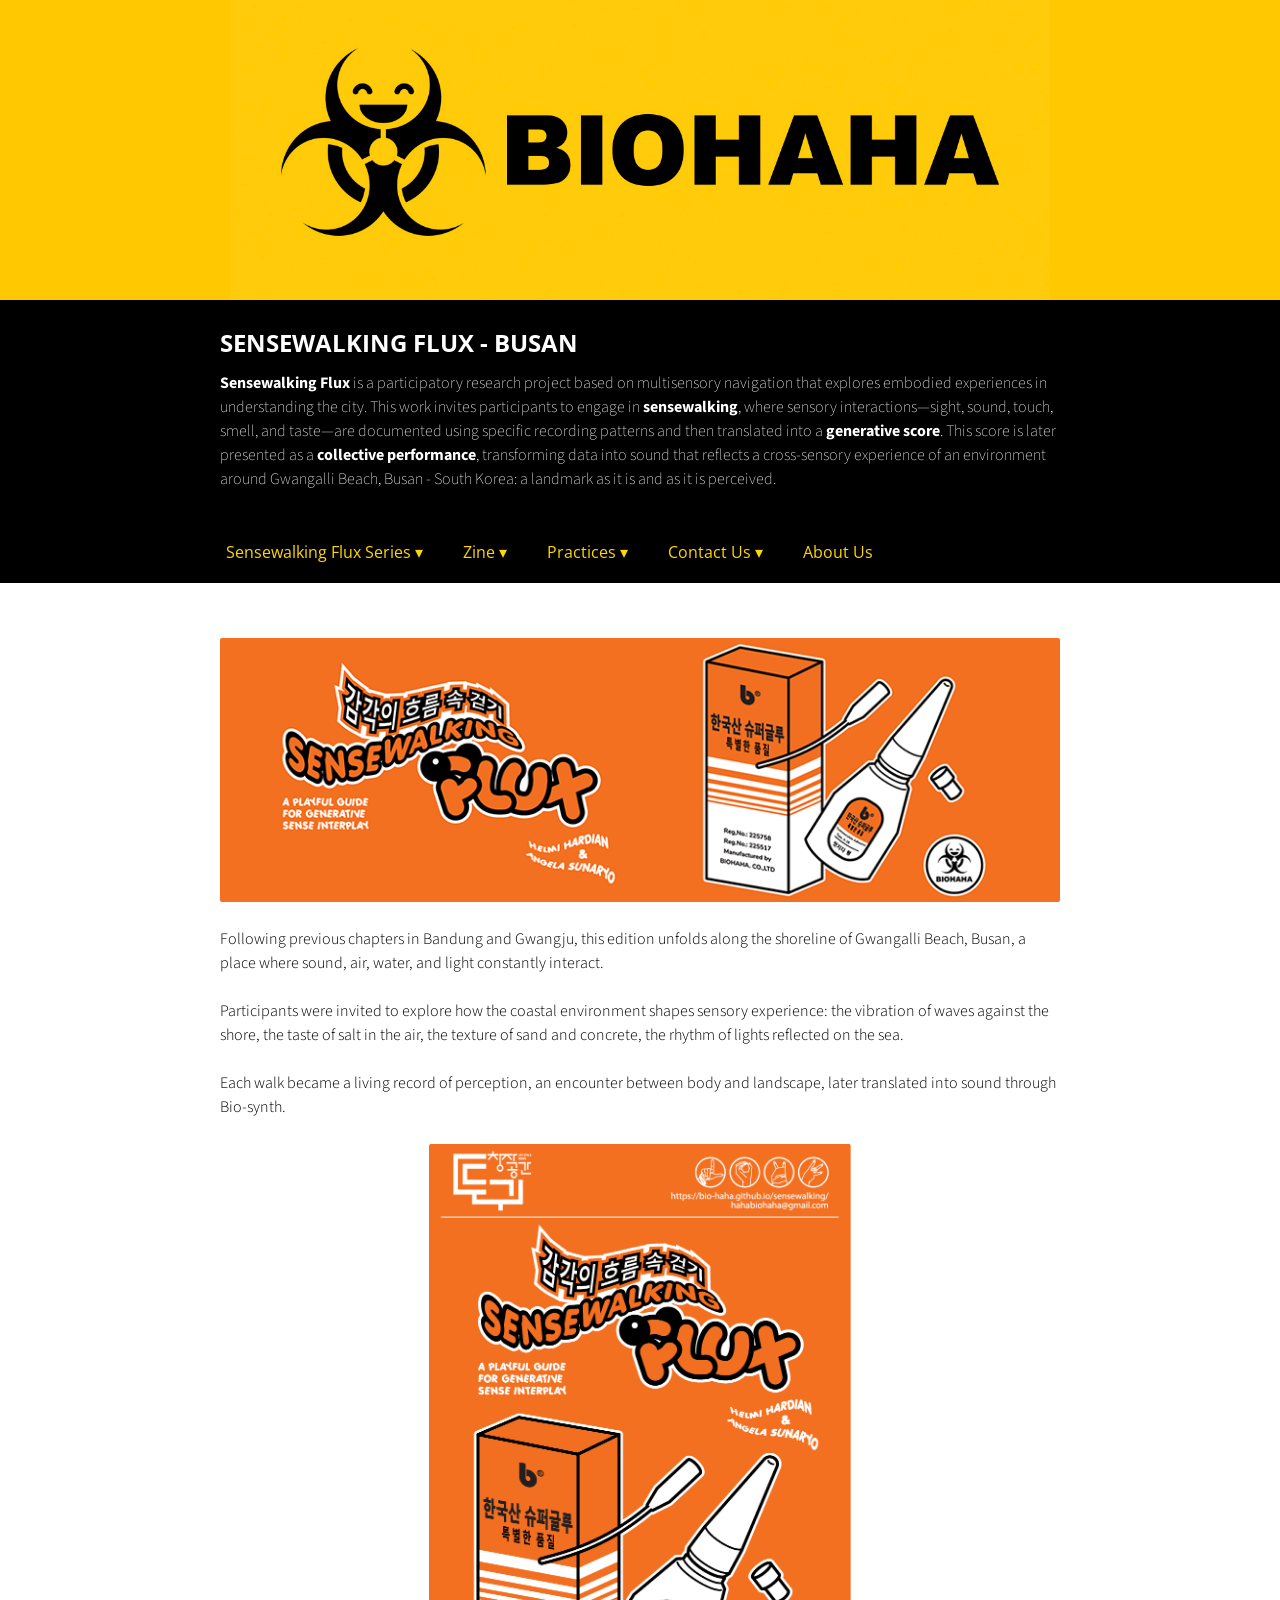
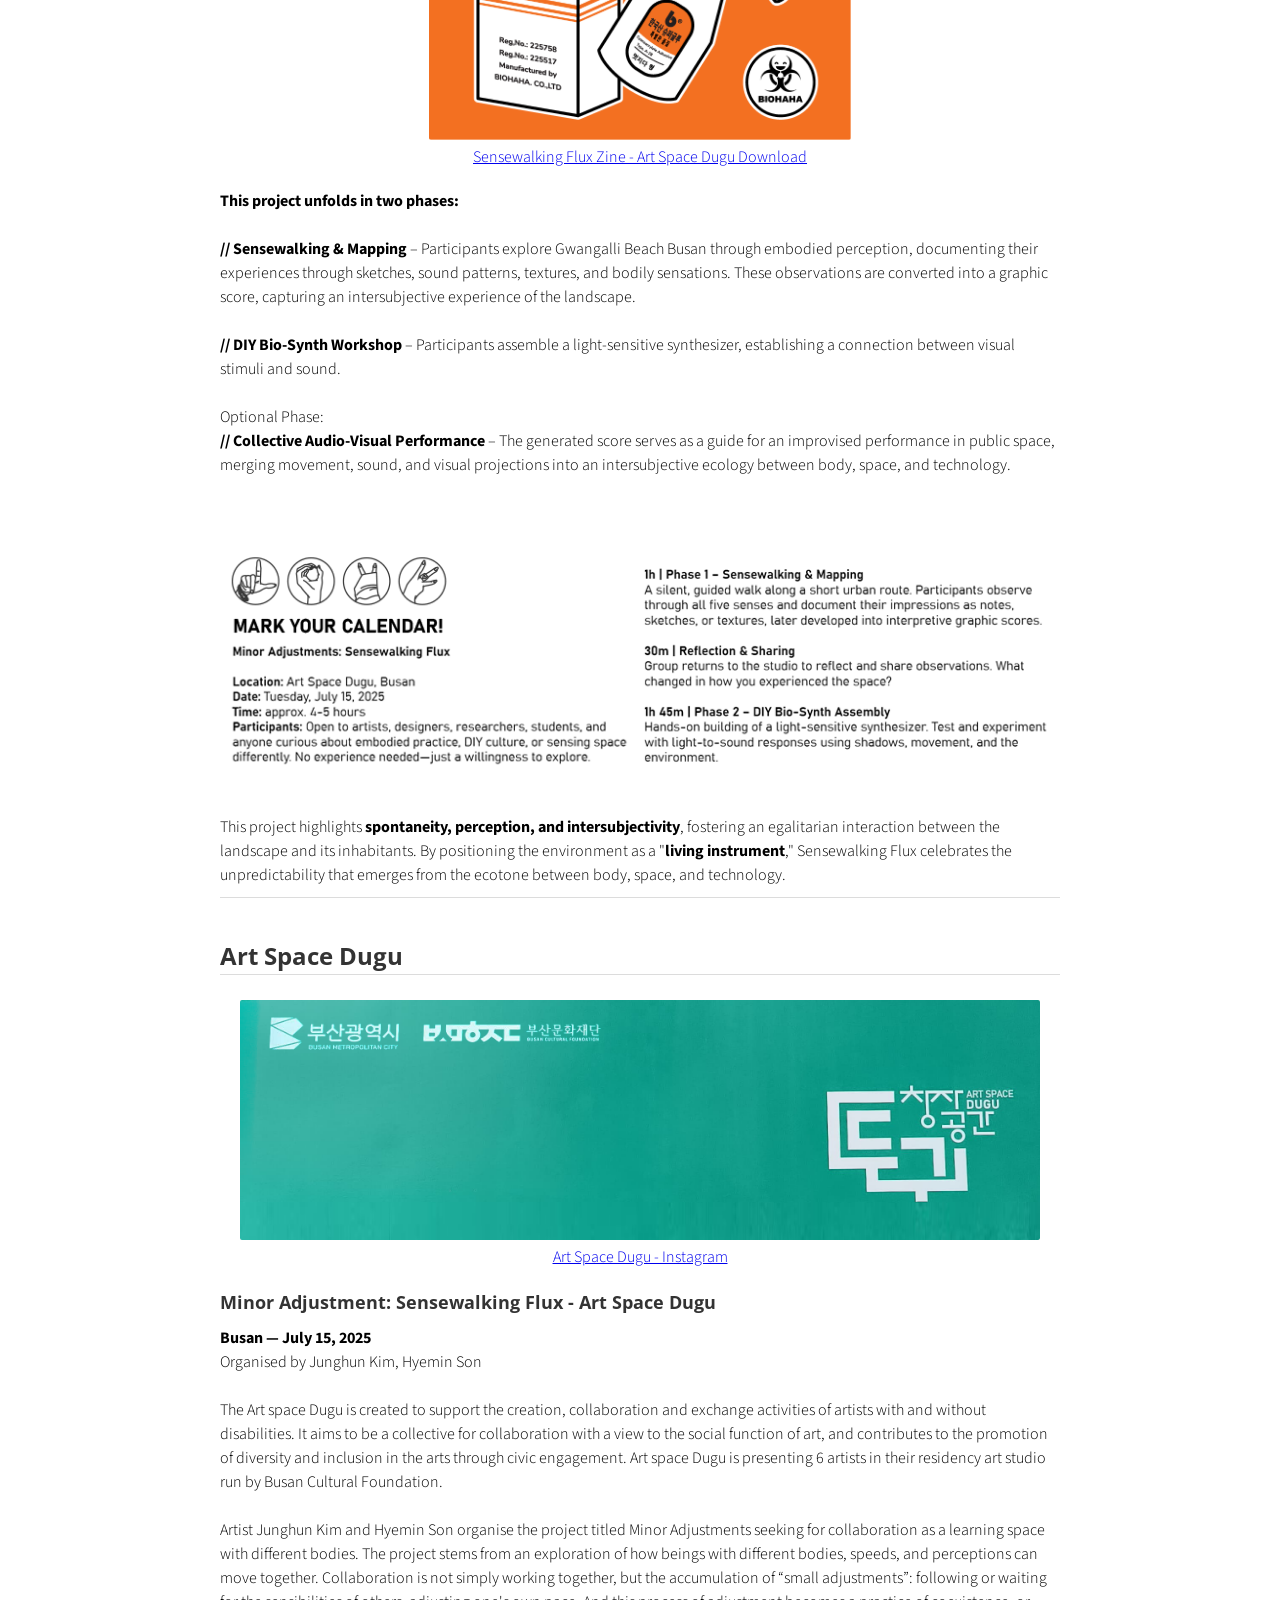
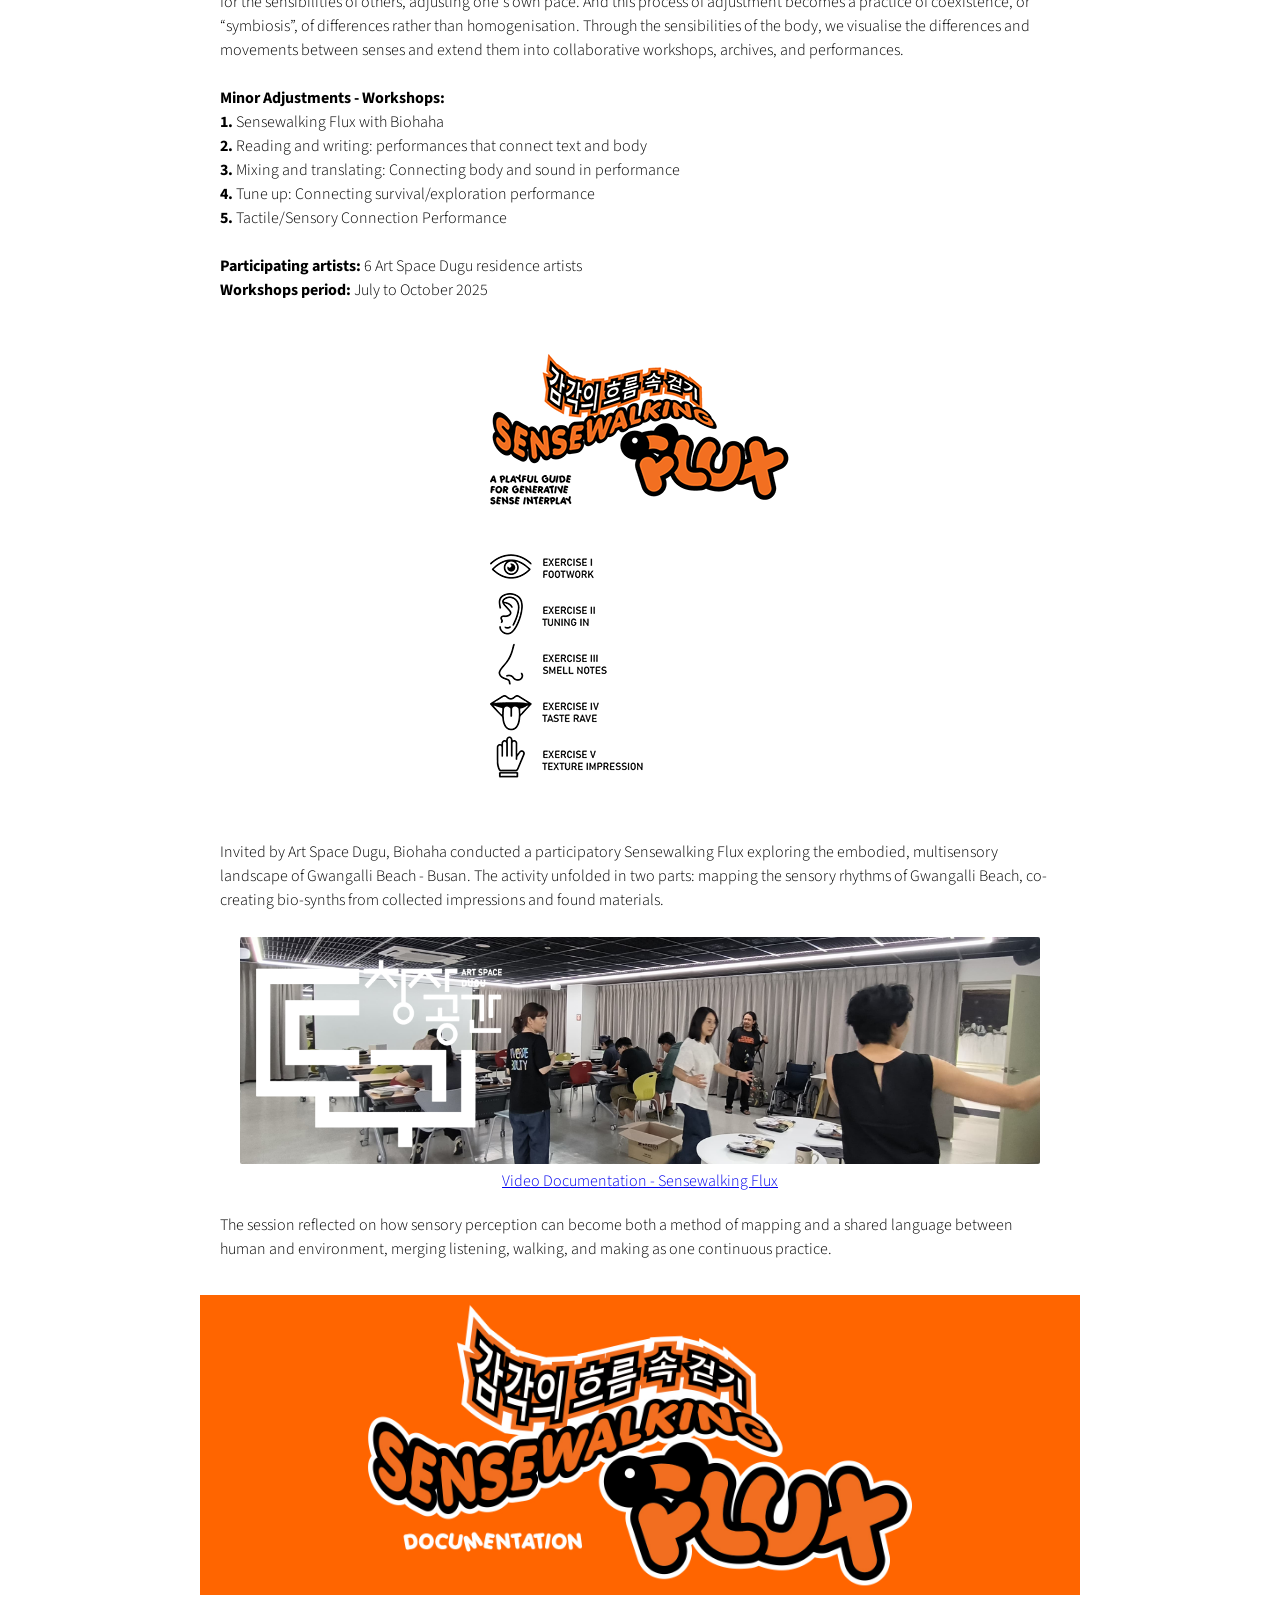
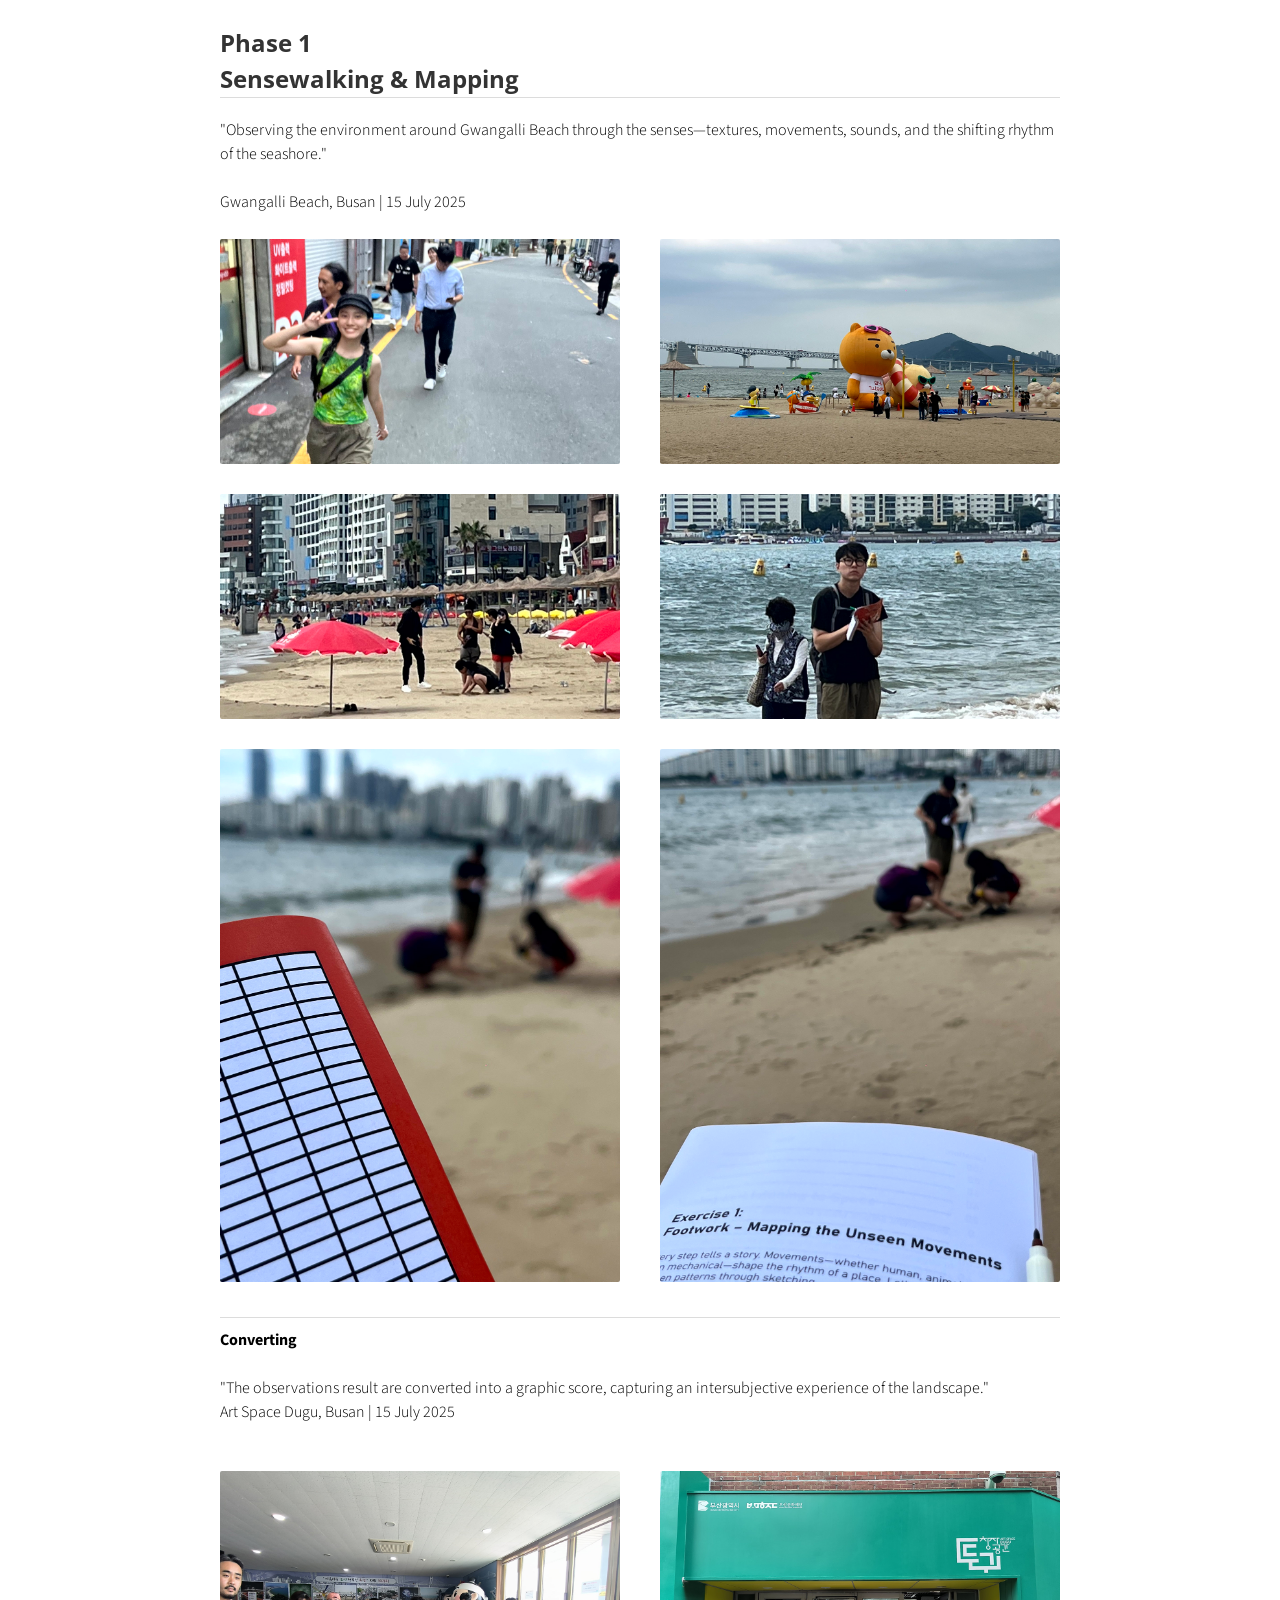
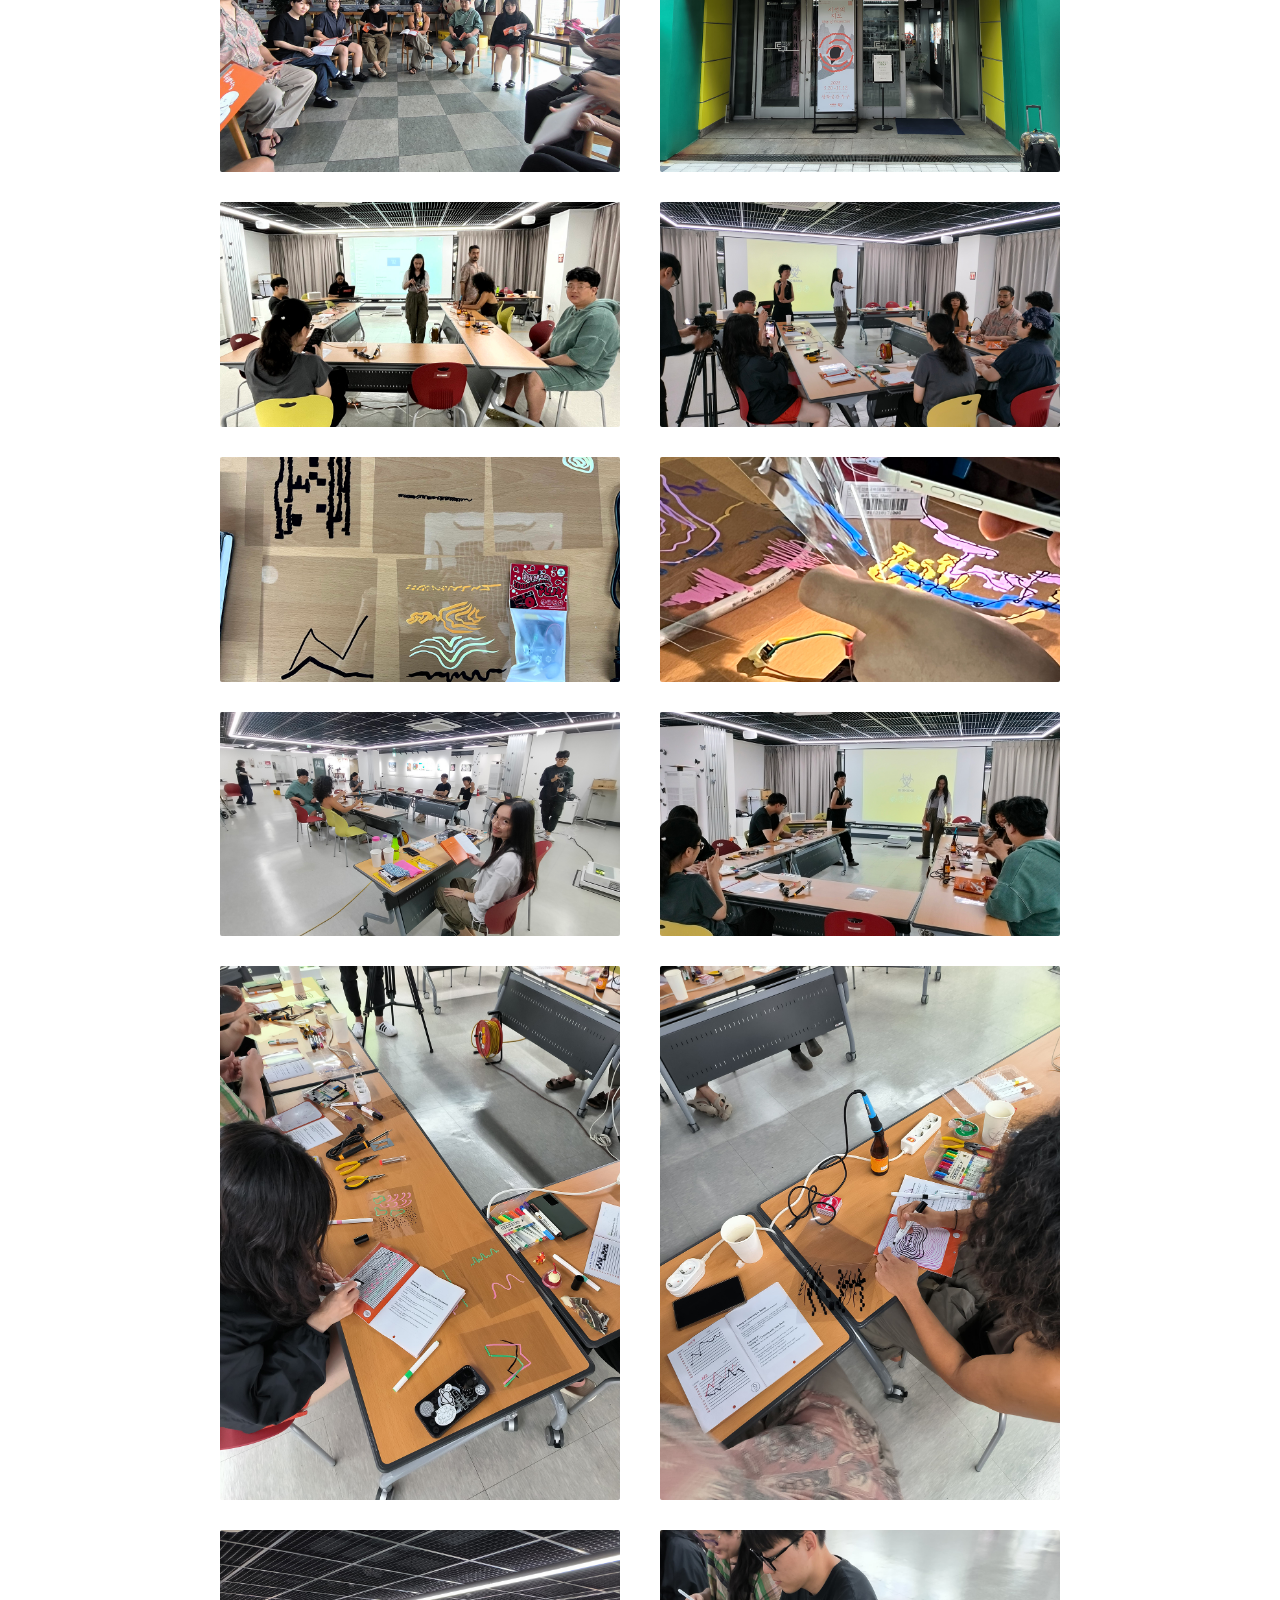
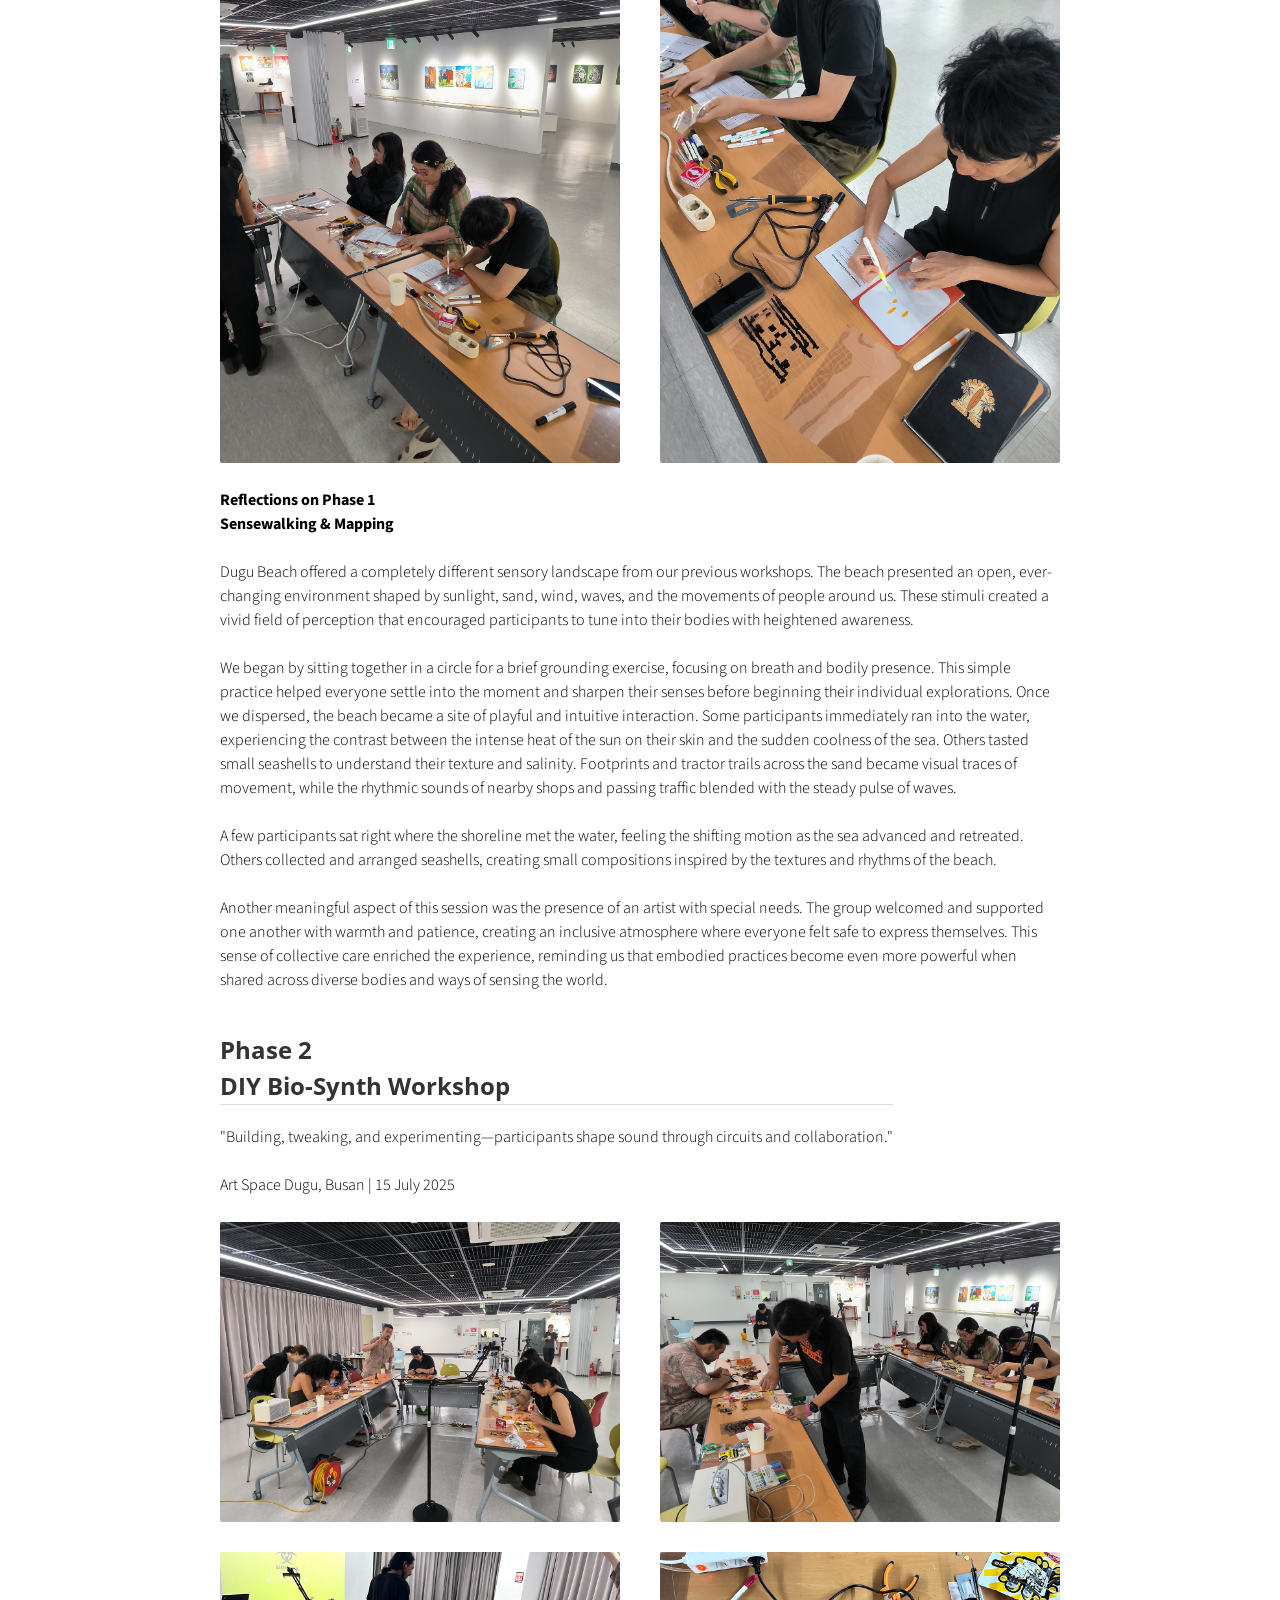
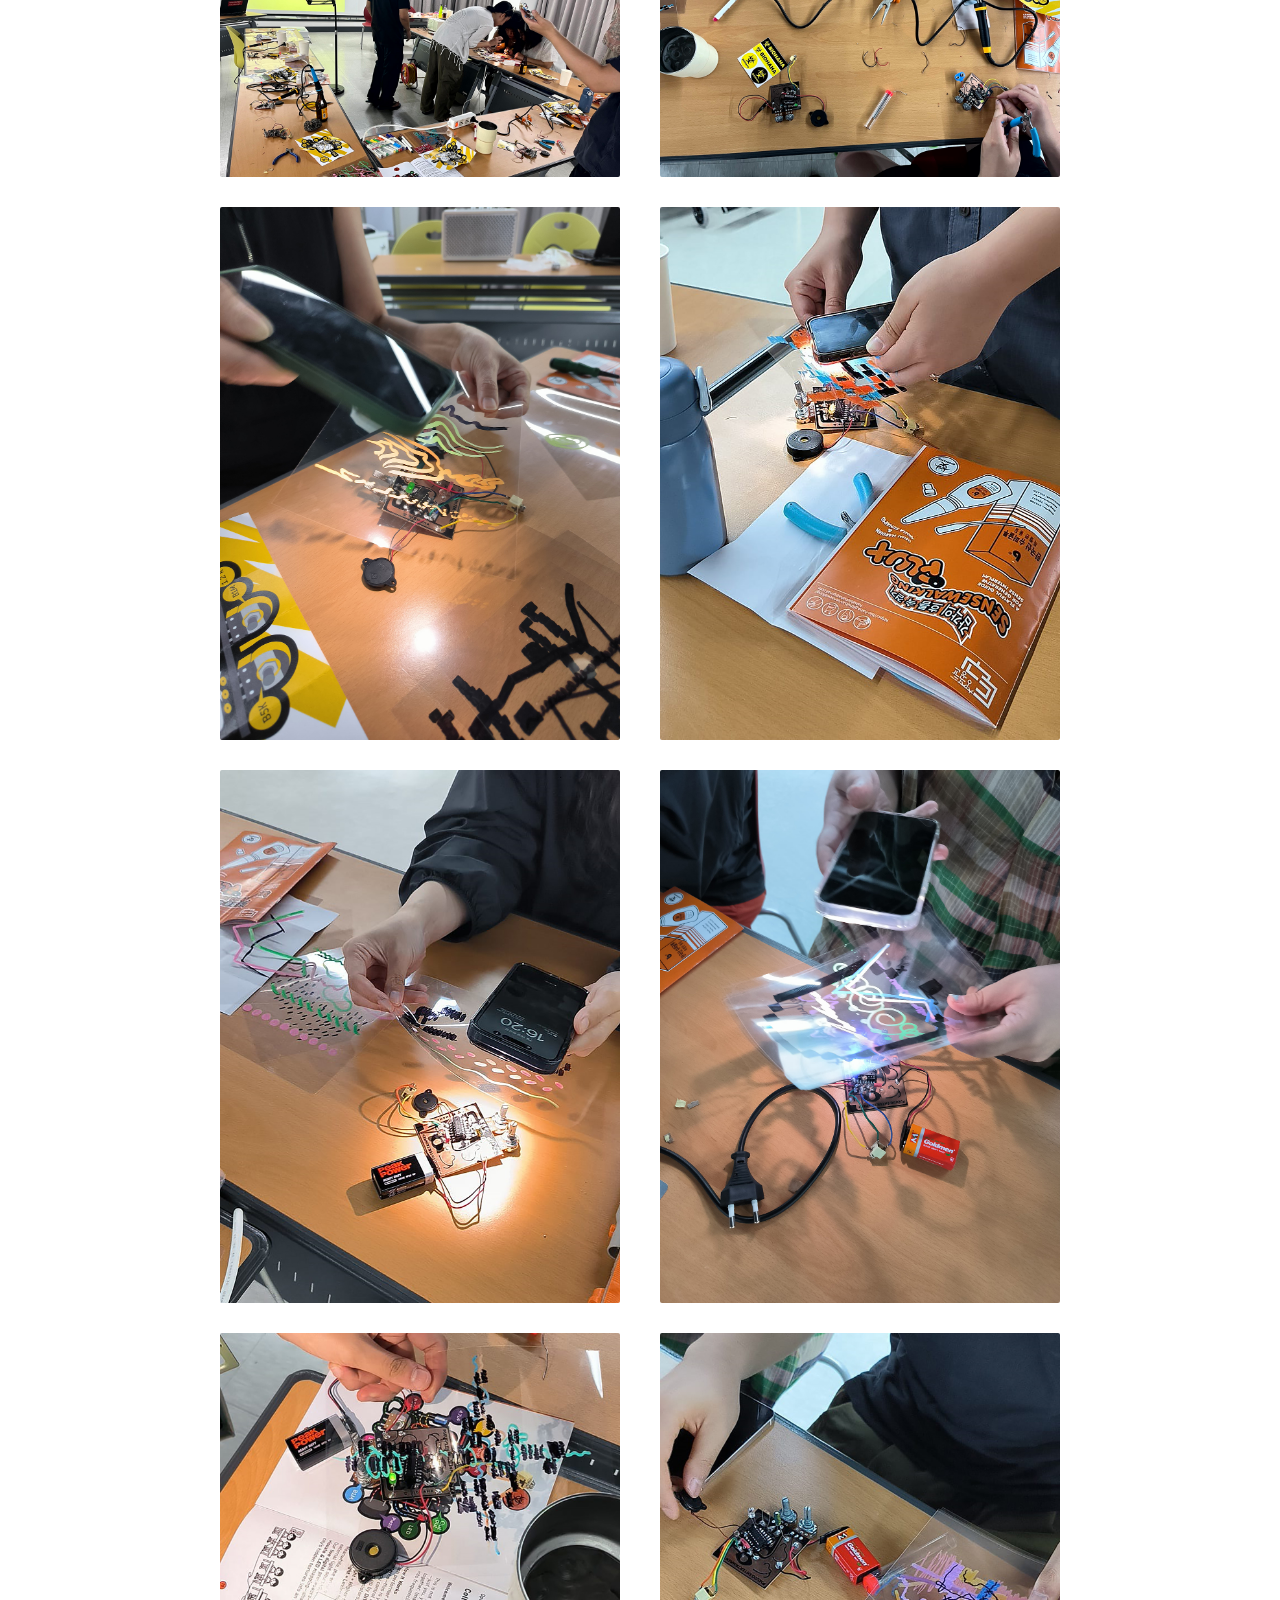
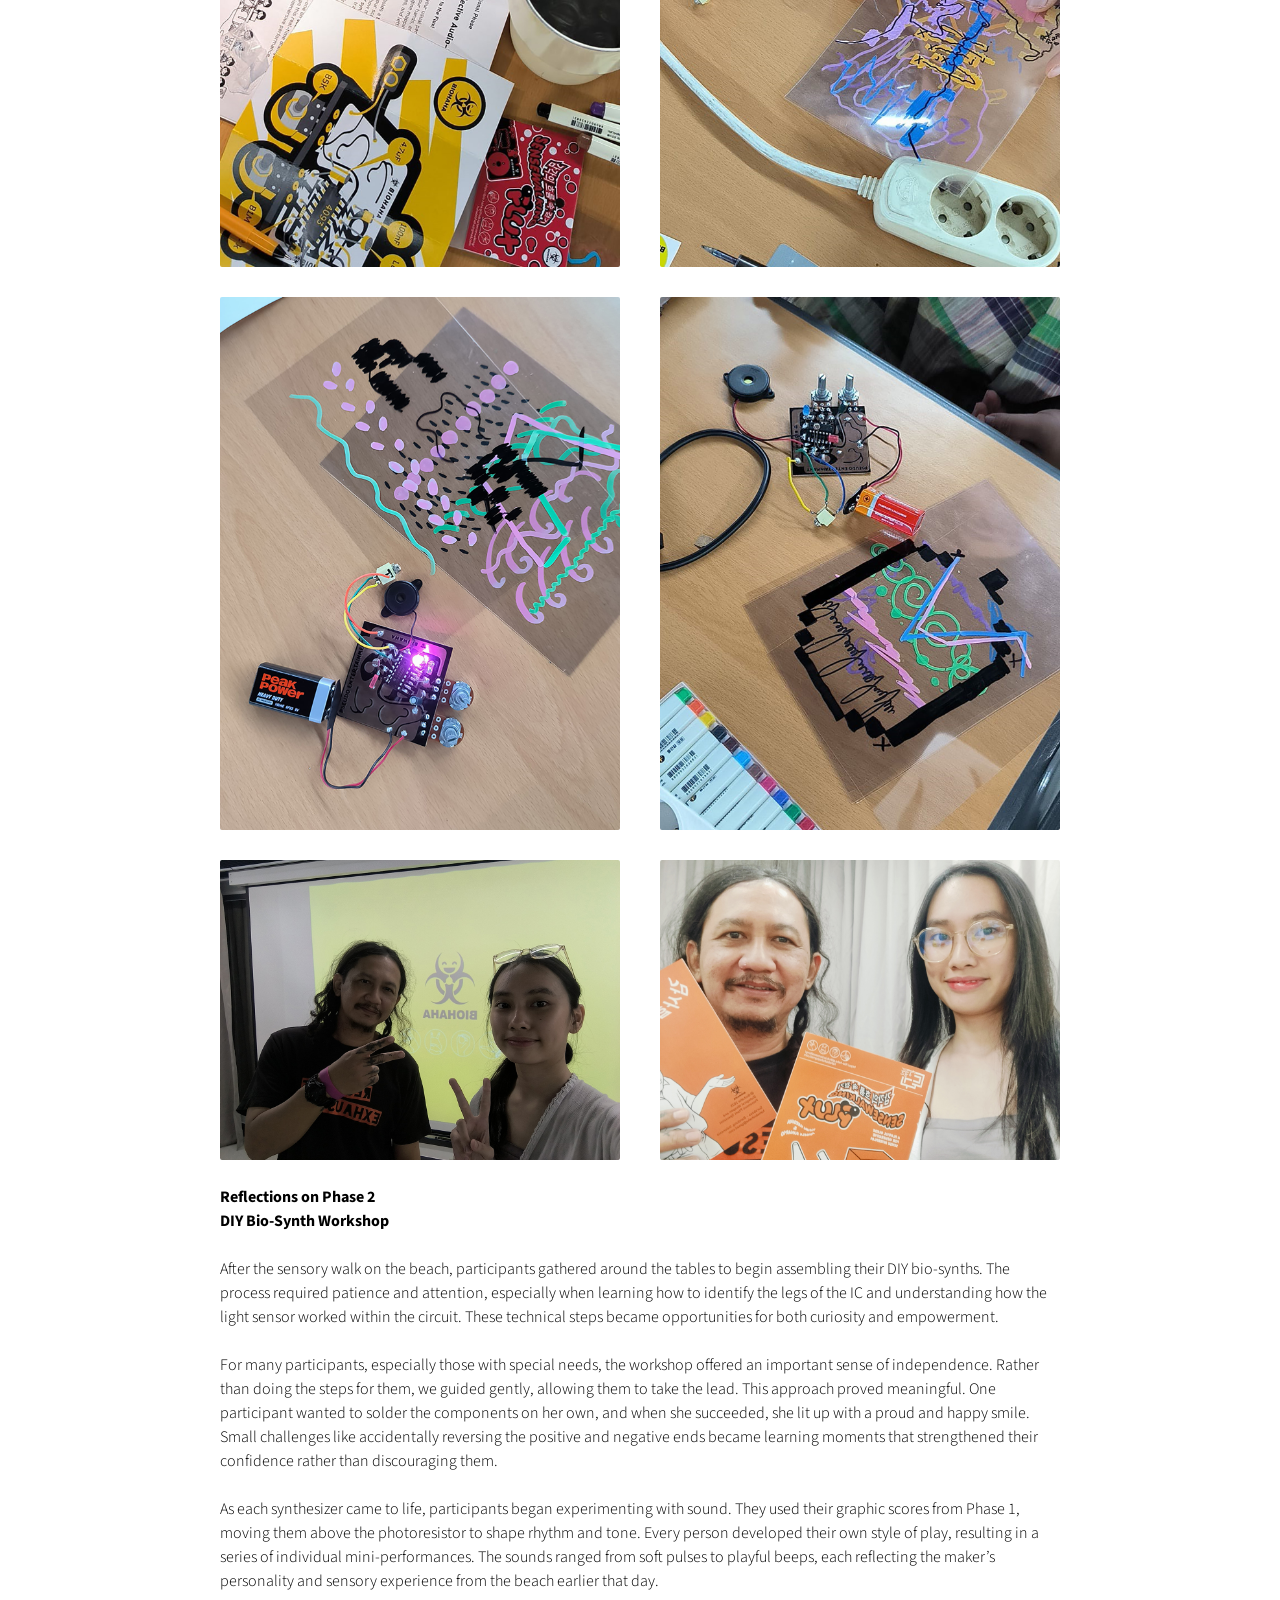
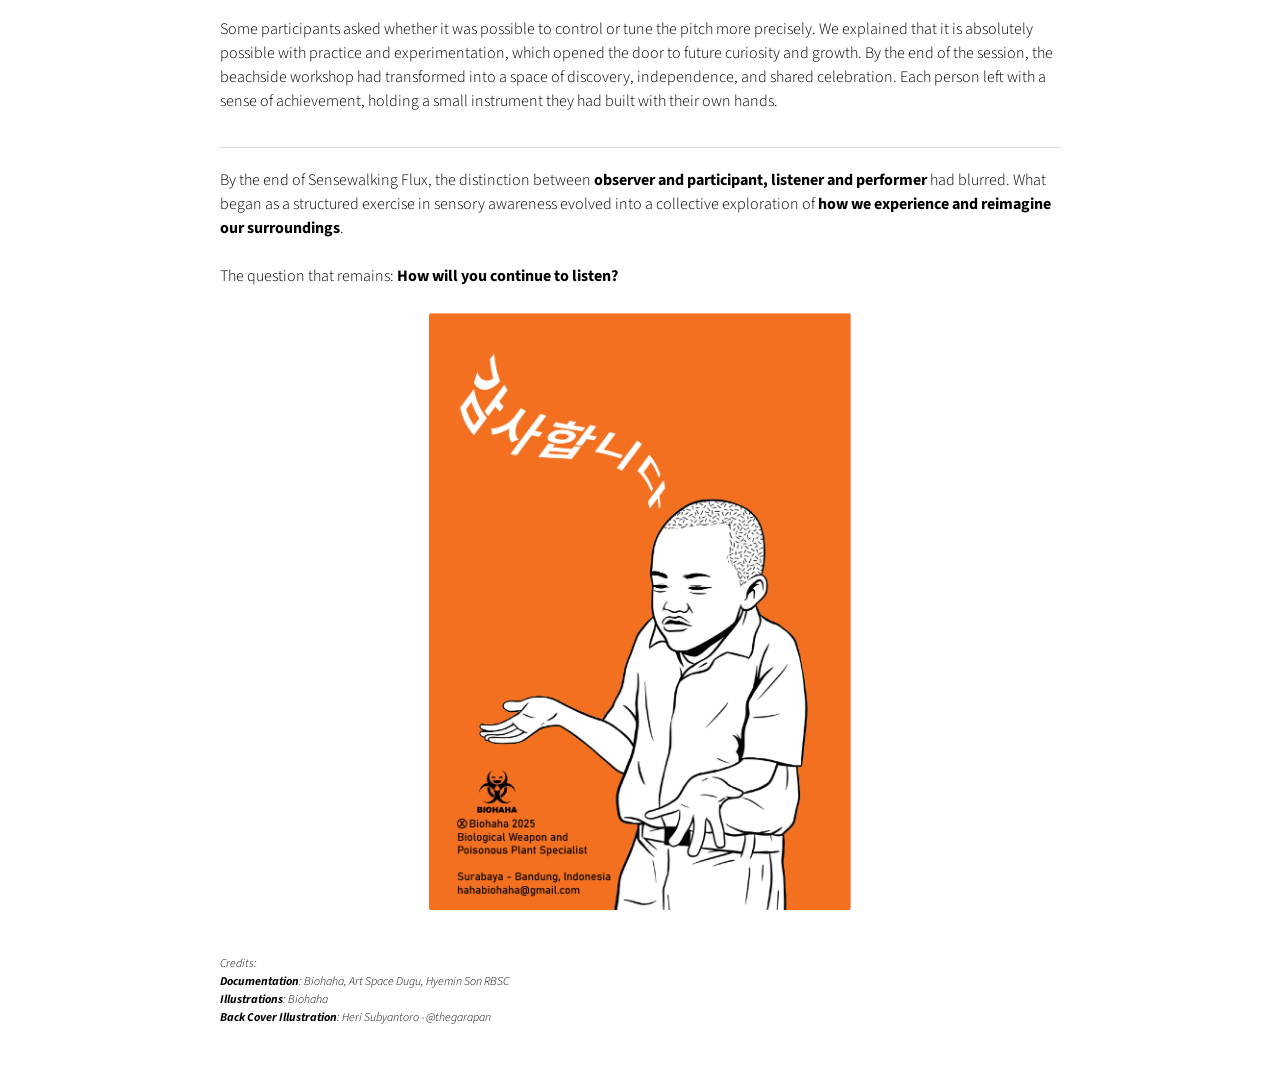
<file: dugu-busan.html>
<!doctype html>
<html>

<head> 
	<meta content="Biohaha is a collaborative platform that merges art and science, with a focus on biology and its relevance to Indonesia’s social, cultural, and climatic conditions" name="description">
	<meta content="Biohaha, biohaha, bio.haha, bio-haha, Bio electronic, Biology laboratory, Bio lab, Bio art, Art and science, Art and biology, Art and technology, Culture and technology, Technology, Biology, New media art, Interdisciplinary, DIY, DIWO, Do It Together, Sensewalking, Sensewalking flux, Helmi Hardian, Angela Sunaryo, Bandung, Indonesia" name="keywords">
	<link rel="canonical" href="https://bio-haha.github.io/sensewalking" />
	<link rel="shortcut icon" type="image/x-icon" href="img/biohaha-icon.png">
	
  <title>Biohaha</title>
  <meta charset="utf-8" name="viewport" content="width=device-width, initial-scale=1">
  <link href="https://use.fontawesome.com/releases/v5.2.0/css/all.css" media="screen" rel="stylesheet" type="text/css" />
  <link href="css/frame.css" media="screen" rel="stylesheet" type="text/css" />
  <link href='https://fonts.googleapis.com/css?family=Open+Sans:400,700' rel='stylesheet' type='text/css'>
  <link href='https://fonts.googleapis.com/css?family=Open+Sans+Condensed:300,700' rel='stylesheet' type='text/css'>
  <link href="https://fonts.googleapis.com/css?family=Source+Sans+Pro:400,700" rel="stylesheet">
  <script src="https://ajax.googleapis.com/ajax/libs/jquery/3.3.1/jquery.min.js"></script>
</head>

<body>
  <div class="menu-container"></div>
  <div class="content-container">
    <!-------------------------------------------------------------------------------------------->
    <!--Start Header-->
    <div class="banner" style="background: url('img/biohaha-background.jpeg') no-repeat center; background-size: cover; height: 300px;"></div>
    <div class="banner">
      <div class="banner-table flex-column">
        <div class="flex-row">
          <div class="flex-item flex-column">
            <h2 class="add-top-margin-small">SENSEWALKING FLUX - BUSAN</h2>
            <p class="text"> 
				<strong>Sensewalking Flux</strong> is a participatory research project based on multisensory navigation that explores embodied experiences in understanding the city. This work invites participants to engage in <strong>sensewalking</strong>, where sensory interactions—sight, sound, touch, smell, and taste—are documented using specific recording patterns and then translated into a <strong>generative score</strong>. This score is later presented as a <strong>collective performance</strong>, transforming data into sound that reflects a cross-sensory experience of an environment around Gwangalli Beach, Busan - South Korea: a landmark as it is and as it is perceived. 
			  </p>
          </div>
        </div>
      </div>
    </div>
    <!--End Header-->
    <!--------------------------------------------------------------------------------------------> 
	<!--Start Menu-->  
	  <nav class="navbar" role="navigation" aria-label="Main navigation">
    <ul class="menu">
      <li class="dropdown" data-dropdown>
        <a href="#" class="dropbtn" aria-haspopup="true" aria-expanded="false">Sensewalking Flux Series ▾</a>
        <ul class="dropdown-content" role="menu" aria-label="Sensewalking Flux Series">
          <li role="none"><a role="menuitem" href="index.html">BPAF<br> Bandung - Indonesia</a></li>
          <li role="none"><a role="menuitem" href="acc-gwangju.html">Asia Culture Center<br> Gwangju - Korea</a></li>
          <li role="none"><a role="menuitem" href="dugu-busan.html">Art Space Dugu<br> Busan - Korea</a></li>
          <li role="none"><a role="menuitem" href="yamanakasuplex.html">Yamanaka Suplex<br> Kyoto, Shiga - Japan</a></li>
		  <li role="none"><a role="menuitem" href="smi-bangalore.html">Srishti Manipal Institute<br> Bangalore - India</a></li>
        </ul>
      </li> 
		
		<li class="dropdown" data-dropdown>
        <a href="#" class="dropbtn" aria-haspopup="true" aria-expanded="false">Zine ▾</a>
        <ul class="dropdown-content" role="menu" aria-label="Zine">
          <li role="none"><a role="menuitem" href="pdf/biohaha-helmi_hardian-angela_sunaryo-zine-byol.pdf" target="_blank">Build Your Own Lab<br> and Share It</a></li>
          <li role="none"><a role="menuitem" href="pdf/biohaha-helmi_hardian-angela_sunaryo-zine.pdf" target="_blank">Sensewalking Flux<br> Indonesia</a></li>
          <li role="none"><a role="menuitem" href="pdf/biohaha-helmi_hardian-angela_sunaryo-zine-acc.pdf" target="_blank">Sensewalking Flux<br> Korea (I)</a></li>
		  <li role="none"><a role="menuitem" href="pdf/biohaha-helmi_hardian-angela_sunaryo-zine-dugu.pdf" target="_blank">Sensewalking Flux<br> Korea (II)</a></li>
		  <li role="none"><a role="menuitem" href="pdf/biohaha-helmi_hardian-angela_sunaryo-zine-yamanaka_suplex.pdf" target="_blank">Sensewalking Flux<br> Japan</a></li>
		  <li role="none"><a role="menuitem" href="pdf/biohaha-helmi_hardian-angela_sunaryo-zine-smi.pdf" target="_blank">Sensewalking Flux<br> India</a></li>
        </ul>
      </li>
		
		<li class="dropdown" data-dropdown>
        <a href="#" class="dropbtn" aria-haspopup="true" aria-expanded="false">Practices ▾</a>
        <ul class="dropdown-content" role="menu" aria-label="Sensewalking Flux Series">
          <li role="none"><a role="menuitem" href="projects.html">Projects</a></li>
          <li role="none"><a role="menuitem" href="exhibitions.html">Exhibitions</a></li>
          <li role="none"><a role="menuitem" href="residencies.html">Residencies</a></li>
          <li role="none"><a role="menuitem" href="workshops.html">Workshops</a></li>
		  <li role="none"><a role="menuitem" href="research.html">Research</a></li>
		  <li role="none"><a role="menuitem" href="products.html">Products</a></li>
        </ul>
      </li>

      <li class="dropdown" data-dropdown>
        <a href="#" class="dropbtn" aria-haspopup="true" aria-expanded="false">Contact Us ▾</a>
        <ul class="dropdown-content" role="menu" aria-label="Contact">
          <li role="none"><a role="menuitem" href="https://www.instagram.com/bio.haha/" target="_blank">
			  <i class="fab fa-instagram"></i> Biohaha</a></li>
          <li role="none"><a role="menuitem" href="https://www.instagram.com/helmihardian/" target="_blank">
			  <i class="fab fa-instagram"></i> Helmi Hardian</a></li>
          <li role="none"><a role="menuitem" href="https://www.instagram.com/angela_sunaryo/" target="_blank">
			  <i class="fab fa-instagram"></i> Angela Sunaryo</a></li>
        </ul>
      </li> 
		
		<li>
        <a href="about.html" class="dropbtn">About Us</a>
      	</li>
		
    </ul>
  </nav>

  <!-- Small script to make dropdowns reliable on hover, focus, touch, and keyboard -->
  <script>
    (function () {
      const DROPDOWN_SELECTOR = '[data-dropdown]';
      const dropdowns = Array.from(document.querySelectorAll(DROPDOWN_SELECTOR));

      // Utility: close all dropdowns except optional keep
      function closeAll(except = null) {
        dropdowns.forEach(dd => {
          if (dd === except) return;
          dd.classList.remove('open');
          const btn = dd.querySelector('.dropbtn');
          if (btn) btn.setAttribute('aria-expanded', 'false');
        });
      }

      // Toggle a dropdown element
      function toggleDropdown(dd, open) {
        const btn = dd.querySelector('.dropbtn');
        if (open === undefined) open = !dd.classList.contains('open');
        closeAll(open ? dd : null);
        dd.classList.toggle('open', open);
        if (btn) btn.setAttribute('aria-expanded', open ? 'true' : 'false');
      }

      // Click on button (or tap) — prevent default anchor navigation
      dropdowns.forEach(dd => {
        const btn = dd.querySelector('.dropbtn');
        const panel = dd.querySelector('.dropdown-content');

        // Mouse enter/leave: show dropdown on hover for desktop pointer devices
        dd.addEventListener('pointerenter', (e) => {
          // only show on non-touch pointer (mouse)
          if (e.pointerType === 'mouse') toggleDropdown(dd, true);
        });
        dd.addEventListener('pointerleave', (e) => {
          if (e.pointerType === 'mouse') toggleDropdown(dd, false);
        });

        // Click / Tap: open/close (prevents sticky hover issues on touch)
        btn.addEventListener('click', (e) => {
          e.preventDefault();
          toggleDropdown(dd);
        });

        // Keyboard: Enter / Space to toggle; Escape to close
        btn.addEventListener('keydown', (e) => {
          if (e.key === 'Enter' || e.key === ' ' || e.key === 'Spacebar') {
            e.preventDefault();
            toggleDropdown(dd);
            // move focus to first menuitem when opening
            if (dd.classList.contains('open')) {
              const firstItem = panel.querySelector('[role="menuitem"]');
              if (firstItem) firstItem.focus();
            }
          } else if (e.key === 'Escape' || e.key === 'Esc') {
            toggleDropdown(dd, false);
            btn.focus();
          }
        });

        // Close when a menu item is activated (click)
        panel.addEventListener('click', (e) => {
          // allow links to work, but close menu after click
          toggleDropdown(dd, false);
        });
      });

      // Close when clicking outside
      document.addEventListener('click', (e) => {
        if (!e.target.closest(DROPDOWN_SELECTOR)) closeAll();
      });

      // Close on ESC globally
      document.addEventListener('keydown', (e) => {
        if (e.key === 'Escape' || e.key === 'Esc') closeAll();
      });
    })();
  </script> 
	  	<!--End Menu-->
	  	<!-------------------------------------------------------------------------------------------->	  
    <div class="content">
      <div class="content-table flex-column">
        <!-------------------------------------------------------------------------------------------->
        <!--Start Intro--> 	  
        <div class="flex-row">
          <div class="flex-item flex-column">
            <img class="image" src="img-acc/biohaha-helmi_hardian-angela_sunaryo-wide-img-acc.png">
          </div>
        </div>
        <div class="flex-row">
          <div class="flex-item flex-column">
            <p class="text">
           	Following previous chapters in Bandung and Gwangju, this edition unfolds along the shoreline of Gwangalli Beach, Busan, a place where sound, air, water, and light constantly interact. <br><br>

			Participants were invited to explore how the coastal environment shapes sensory experience: the vibration of waves against the shore, the taste of salt in the air, the texture of sand and concrete, the rhythm of lights reflected on the sea. <br><br>

			Each walk became a living record of perception, an encounter between body and landscape, later translated into sound through Bio-synth. 
			  </p>
          </div>
        </div>
        <!--End Intro-->
        <!-------------------------------------------------------------------------------------------->
		<!--Start Zine and Schedule--> 	  
        <div class="flex-row">
          <div class="flex-item flex-column"> 
			  <img class="image center" src="img-dugu/biohaha-helmi_hardian-angela_sunaryo-zine-dugu.png" style="max-width: 422px;">
			  <a href="pdf/biohaha-helmi_hardian-angela_sunaryo-zine-dugu.pdf" target="_blank">
			  <p class="image-caption">Sensewalking Flux Zine - Art Space Dugu Download</p> 
				  </a>		  
			  <p class="text">
			  <strong>This project unfolds in two phases:</strong> <br><br>
				  
              <strong>// Sensewalking &amp; Mapping</strong> – Participants explore Gwangalli Beach Busan through embodied perception, documenting their experiences through sketches, sound patterns, textures, and bodily sensations. These observations are converted into a graphic score, capturing an intersubjective experience of the landscape. <br><br>
				  
              <strong>// DIY Bio-Synth Workshop</strong> – Participants assemble a light-sensitive synthesizer, establishing a connection between visual stimuli and sound. <br><br>
				  
			  Optional Phase:<br>
              <strong>// Collective Audio-Visual Performance</strong> – The generated score serves as a guide for an improvised performance in public space, merging movement, sound, and visual projections into an intersubjective ecology between body, space, and technology. <br><br>
				  </p>
            <img class="image" src="img-dugu/biohaha-schedule-img.png"> 
			  <p class="text">
              This project highlights <strong>spontaneity, perception, and intersubjectivity</strong>, fostering an egalitarian interaction between the landscape and its inhabitants. By positioning the environment as a "<strong>living instrument</strong>," Sensewalking Flux celebrates the unpredictability that emerges from the ecotone between body, space, and technology. 
			  </p>
			  <hr>
          </div>
        </div>
		<!--End Zine and Schedule-->
        <!--------------------------------------------------------------------------------------------> 
		<!--Start Text and About-->
        <div class="flex-row">
          <div class="flex-item flex-column">
			  <h2 id="Open">Art Space Dugu<br></h2>
			  <hr>	  
			  <img class="image center" src="img-dugu/biohaha-helmi_hardian-angela_sunaryo-acc-poster-wide.png" style="max-width: 800px;">
			  <a href="https://www.instagram.com/artspace_dugu/" target="_blank">
			  <p class="image-caption">Art Space Dugu - Instagram</p> 
				  </a>
			<h3>Minor Adjustment: Sensewalking Flux - Art Space Dugu</h3>		  
			<p class="text">
				<b>Busan — July 15, 2025</b><br>
				Organised by Junghun Kim, Hyemin Son <br><br>

The Art space Dugu is created to support the creation, collaboration and exchange activities of artists with and without disabilities. It aims to be a collective for collaboration with a view to the social function of art, and contributes to the promotion of diversity and inclusion in the arts through civic engagement. Art space Dugu is presenting 6 artists in their residency art studio run by Busan Cultural Foundation. <br><br>
		  
Artist Junghun Kim and Hyemin Son organise the project titled Minor Adjustments seeking for collaboration as a learning space with different bodies. The project stems from an exploration of how beings with different bodies, speeds, and perceptions can move together. Collaboration is not simply working together, but the accumulation of “small adjustments”: following or waiting for the sensibilities of others, adjusting one's own pace. And this process of adjustment becomes a practice of coexistence, or “symbiosis”, of differences rather than homogenisation. Through the sensibilities of the body, we visualise the differences and movements between senses and extend them into collaborative workshops, archives, and performances. <br><br> 
				
				<b>Minor Adjustments - Workshops:</b> <br>
				<b>1.</b> Sensewalking Flux with Biohaha <br>
				<b>2.</b> Reading and writing: performances that connect text and body <br>
				<b>3.</b> Mixing and translating: Connecting body and sound in performance <br>
				<b>4.</b> Tune up: Connecting survival/exploration performance <br>
				<b>5.</b> Tactile/Sensory Connection Performance <br><br>

				<b>Participating artists:</b> 6 Art Space Dugu residence artists <br>
				<b>Workshops period:</b> July to October 2025
				</p>
<!-------------------------------------------------------------------------------------------->
					  
          </div>
        </div>
		<!--End Text and About-->
        <!-------------------------------------------------------------------------------------------->
        <!--Start Collaboration-->	  
        <div class="flex-row">
          <div class="flex-item flex-column"> 
			  <img class="image center" src="img-acc/biohaha-helmi_hardian-angela_sunaryo-list-acc.png" style="max-width: 422px;">
			  <p class="text">
			Invited by Art Space Dugu, Biohaha conducted a participatory Sensewalking Flux exploring the embodied, multisensory landscape of Gwangalli Beach - Busan. The activity unfolded in two parts: mapping the sensory rhythms of Gwangalli Beach, co-creating bio-synths from collected impressions and found materials. <br>
				  </p> 
				  <img class="image center" src="img-dugu/biohaha-helmi_hardian-angela_sunaryo-info-korea.png" style="max-width: 800px;"> 
			  <a href="https://www.instagram.com/reel/DMKHWXDpfXF/" target="_blank">
			  <p class="image-caption">Video Documentation - Sensewalking Flux</p> 
				  </a>
			  <p class="text">
			The session reflected on how sensory perception can become both a method of mapping and a shared language between human and environment, merging listening, walking, and making as one continuous practice. <br><br>
            </p> 
          </div>
        </div> 
		<!--End Collaboration-->	           		
		<!--------------------------------------------------------------------------------------------> 
		<!--Start Documentation--> 
        <div class="banner" style="background: url('img-acc/biohaha-helmi_hardian-angela_sunaryo-doc.jpeg') no-repeat center; background-size: cover; height: 300px;"></div> 
		<!--------------------------------------------------------------------------------------------> 
		<!--Start Documentation 001--> 
		  <div class="flex-row">
          <div class="flex-item flex-column">
            <h2 id="documentation-01">Phase 1 <br>Sensewalking & Mapping</h2>
            <hr> 
            <p class="text">
"Observing the environment around Gwangalli Beach through the senses—textures, movements, sounds, and the shifting rhythm of the seashore." <br><br>
Gwangalli Beach, Busan | 15 July 2025
            </p>
          </div>
        </div>
		  
        <div class="flex-row-space-between">
          <div class="flex-item flex-column">
            <a href="img-dugu/biohaha-helmi_hardian-angela_sunaryo-dugu-001.JPG" target="_blank" class="image max-width-400">
              <img src="img-dugu/biohaha-helmi_hardian-angela_sunaryo-dugu-001.JPG">
            </a>
          </div>
          <div class="flex-item flex-column">
            <a href="img-dugu/biohaha-helmi_hardian-angela_sunaryo-dugu-002.JPG" target="_blank" class="image max-width-400">
              <img src="img-dugu/biohaha-helmi_hardian-angela_sunaryo-dugu-002.JPG">
            </a>
          </div>
        </div> 
		  
		  <div class="flex-row-space-between">
          <div class="flex-item flex-column">
            <a href="img-dugu/biohaha-helmi_hardian-angela_sunaryo-dugu-003.JPG" target="_blank" class="image max-width-400">
              <img src="img-dugu/biohaha-helmi_hardian-angela_sunaryo-dugu-003.JPG">
            </a>
          </div>
          <div class="flex-item flex-column">
            <a href="img-dugu/biohaha-helmi_hardian-angela_sunaryo-dugu-004.JPG" target="_blank" class="image max-width-400">
              <img src="img-dugu/biohaha-helmi_hardian-angela_sunaryo-dugu-004.JPG">
            </a>
          </div>
        </div> 
		  
		  <div class="flex-row-space-between">
          <div class="flex-item flex-column">
            <a href="img-dugu/biohaha-helmi_hardian-angela_sunaryo-dugu-005.jpg" target="_blank" class="image max-width-400">
              <img src="img-dugu/biohaha-helmi_hardian-angela_sunaryo-dugu-005.jpg">
            </a>
          </div>
          <div class="flex-item flex-column">
            <a href="img-dugu/biohaha-helmi_hardian-angela_sunaryo-dugu-006.jpg" target="_blank" class="image max-width-400">
              <img src="img-dugu/biohaha-helmi_hardian-angela_sunaryo-dugu-006.jpg">
            </a>
          </div>
        </div> 
		  
          <div class="flex-item flex-column">
            <p class="text">
				<hr>
          <b>Converting</b> <br> 
"The observations result are converted into a graphic score, capturing an intersubjective experience of the landscape." <br>
Art Space Dugu, Busan | 15 July 2025
            </p>
          </div>
		  
		  <div class="flex-row-space-between">
          <div class="flex-item flex-column">
            <a href="img-dugu/biohaha-helmi_hardian-angela_sunaryo-dugu-007.jpg" target="_blank" class="image max-width-400">
              <img src="img-dugu/biohaha-helmi_hardian-angela_sunaryo-dugu-007.jpg">
            </a>
          </div>
          <div class="flex-item flex-column">
            <a href="img-dugu/biohaha-helmi_hardian-angela_sunaryo-dugu-008.jpg" target="_blank" class="image max-width-400">
              <img src="img-dugu/biohaha-helmi_hardian-angela_sunaryo-dugu-008.jpg">
            </a>
          </div>
        </div> 
		  
		  <div class="flex-row-space-between">
          <div class="flex-item flex-column">
            <a href="img-dugu/biohaha-helmi_hardian-angela_sunaryo-dugu-009.jpg" target="_blank" class="image max-width-400">
              <img src="img-dugu/biohaha-helmi_hardian-angela_sunaryo-dugu-009.jpg">
            </a>
          </div>
          <div class="flex-item flex-column">
            <a href="img-dugu/biohaha-helmi_hardian-angela_sunaryo-dugu-010.jpg" target="_blank" class="image max-width-400">
              <img src="img-dugu/biohaha-helmi_hardian-angela_sunaryo-dugu-010.jpg">
            </a>
          </div>
        </div> 
		  
		  <div class="flex-row-space-between">
          <div class="flex-item flex-column">
            <a href="img-dugu/biohaha-helmi_hardian-angela_sunaryo-dugu-011.jpg" target="_blank" class="image max-width-400">
              <img src="img-dugu/biohaha-helmi_hardian-angela_sunaryo-dugu-011.jpg">
            </a>
          </div>
          <div class="flex-item flex-column">
            <a href="img-dugu/biohaha-helmi_hardian-angela_sunaryo-dugu-012.jpg" target="_blank" class="image max-width-400">
              <img src="img-dugu/biohaha-helmi_hardian-angela_sunaryo-dugu-012.jpg">
            </a>
          </div>
        </div>  
		
		<div class="flex-row-space-between">
          <div class="flex-item flex-column">
            <a href="img-dugu/biohaha-helmi_hardian-angela_sunaryo-dugu-013.jpg" target="_blank" class="image max-width-400">
              <img src="img-dugu/biohaha-helmi_hardian-angela_sunaryo-dugu-013.jpg">
            </a>
          </div>
          <div class="flex-item flex-column">
            <a href="img-dugu/biohaha-helmi_hardian-angela_sunaryo-dugu-014.jpg" target="_blank" class="image max-width-400">
              <img src="img-dugu/biohaha-helmi_hardian-angela_sunaryo-dugu-014.jpg">
            </a>
          </div>
        </div>
		
		 <div class="flex-row-space-between">
          <div class="flex-item flex-column">
            <a href="img-dugu/biohaha-helmi_hardian-angela_sunaryo-dugu-015.jpg" target="_blank" class="image max-width-400">
              <img src="img-dugu/biohaha-helmi_hardian-angela_sunaryo-dugu-015.jpg">
            </a>
          </div>
          <div class="flex-item flex-column">
            <a href="img-dugu/biohaha-helmi_hardian-angela_sunaryo-dugu-016.jpg" target="_blank" class="image max-width-400">
              <img src="img-dugu/biohaha-helmi_hardian-angela_sunaryo-dugu-016.jpg">
            </a>
          </div>
        </div> 
		  
		  <div class="flex-row-space-between">
          <div class="flex-item flex-column">
            <a href="img-dugu/biohaha-helmi_hardian-angela_sunaryo-dugu-017.jpg" target="_blank" class="image max-width-400">
              <img src="img-dugu/biohaha-helmi_hardian-angela_sunaryo-dugu-017.jpg">
            </a>
          </div>
          <div class="flex-item flex-column">
            <a href="img-dugu/biohaha-helmi_hardian-angela_sunaryo-dugu-018.jpg" target="_blank" class="image max-width-400">
            <img src="img-dugu/biohaha-helmi_hardian-angela_sunaryo-dugu-018.jpg">
            </a>
          </div>
        </div> 
		<!--End Documentation 001--> 
		<!--------------------------------------------------------------------------------------------> 
		<!--Start Reflection 001--> 
        <div class="flex-row">
          <div class="flex-item flex-column"> 
            <p class="text">
<b>Reflections on Phase 1 <br>Sensewalking & Mapping</b> <br><br>


Dugu Beach offered a completely different sensory landscape from our previous workshops. The beach presented an open, ever-changing environment shaped by sunlight, sand, wind, waves, and the movements of people around us. These stimuli created a vivid field of perception that encouraged participants to tune into their bodies with heightened awareness. <br><br>
				
We began by sitting together in a circle for a brief grounding exercise, focusing on breath and bodily presence. This simple practice helped everyone settle into the moment and sharpen their senses before beginning their individual explorations. Once we dispersed, the beach became a site of playful and intuitive interaction. Some participants immediately ran into the water, experiencing the contrast between the intense heat of the sun on their skin and the sudden coolness of the sea. Others tasted small seashells to understand their texture and salinity. Footprints and tractor trails across the sand became visual traces of movement, while the rhythmic sounds of nearby shops and passing traffic blended with the steady pulse of waves. <br><br>
				
A few participants sat right where the shoreline met the water, feeling the shifting motion as the sea advanced and retreated. Others collected and arranged seashells, creating small compositions inspired by the textures and rhythms of the beach. <br><br>
				
Another meaningful aspect of this session was the presence of an artist with special needs. The group welcomed and supported one another with warmth and patience, creating an inclusive atmosphere where everyone felt safe to express themselves. This sense of collective care enriched the experience, reminding us that embodied practices become even more powerful when shared across diverse bodies and ways of sensing the world.
            </p>
          </div>
        </div> 
		<!--End Reflection 001--> 
		<!--------------------------------------------------------------------------------------------> 
		<!--Start Documentation 002--> 
		  <div class="flex-row">
          <div class="flex-item flex-column">
            <h2 id="documentation-02">Phase 2 <br>DIY Bio-Synth Workshop</h2>
            <hr> 
            <p class="text">
"Building, tweaking, and experimenting—participants shape sound through circuits and collaboration." <br><br>
Art Space Dugu, Busan | 15 July 2025 
            </p>
          </div>
        </div>
		  
		  <div class="flex-row-space-between">
          <div class="flex-item flex-column">
            <a href="img-dugu/biohaha-helmi_hardian-angela_sunaryo-dugu-019.jpg" target="_blank" class="image max-width-400">
            <img src="img-dugu/biohaha-helmi_hardian-angela_sunaryo-dugu-019.jpg">
            </a>
          </div>
          <div class="flex-item flex-column">
            <a href="img-dugu/biohaha-helmi_hardian-angela_sunaryo-dugu-020.jpg" target="_blank" class="image max-width-400">
            <img src="img-dugu/biohaha-helmi_hardian-angela_sunaryo-dugu-020.jpg">
            </a>
          </div>
        </div> 
		  
		  <div class="flex-row-space-between">
          <div class="flex-item flex-column">
            <a href="img-dugu/biohaha-helmi_hardian-angela_sunaryo-dugu-021.jpg" target="_blank" class="image max-width-400">
            <img src="img-dugu/biohaha-helmi_hardian-angela_sunaryo-dugu-021.jpg">
            </a>
          </div>
          <div class="flex-item flex-column">
            <a href="img-dugu/biohaha-helmi_hardian-angela_sunaryo-dugu-022.jpg" target="_blank" class="image max-width-400">
            <img src="img-dugu/biohaha-helmi_hardian-angela_sunaryo-dugu-022.jpg">
            </a>
          </div>
        </div> 
		  
		  <div class="flex-row-space-between">
          <div class="flex-item flex-column">
            <a href="img-dugu/biohaha-helmi_hardian-angela_sunaryo-dugu-023.jpg" target="_blank" class="image max-width-400">
            <img src="img-dugu/biohaha-helmi_hardian-angela_sunaryo-dugu-023.jpg">
            </a>
          </div>
          <div class="flex-item flex-column">
            <a href="img-dugu/biohaha-helmi_hardian-angela_sunaryo-dugu-024.jpg" target="_blank" class="image max-width-400">
            <img src="img-dugu/biohaha-helmi_hardian-angela_sunaryo-dugu-024.jpg">
            </a>
          </div>
        </div> 
		  
		  <div class="flex-row-space-between">
          <div class="flex-item flex-column">
            <a href="img-dugu/biohaha-helmi_hardian-angela_sunaryo-dugu-025.jpg" target="_blank" class="image max-width-400">
            <img src="img-dugu/biohaha-helmi_hardian-angela_sunaryo-dugu-025.jpg">
            </a>
          </div>
          <div class="flex-item flex-column">
            <a href="img-dugu/biohaha-helmi_hardian-angela_sunaryo-dugu-026.jpg" target="_blank" class="image max-width-400">
            <img src="img-dugu/biohaha-helmi_hardian-angela_sunaryo-dugu-026.jpg">
            </a>
          </div>
        </div>       
		
		<div class="flex-row-space-between">
          <div class="flex-item flex-column">
            <a href="img-dugu/biohaha-helmi_hardian-angela_sunaryo-dugu-027.jpg" target="_blank" class="image max-width-400">
            <img src="img-dugu/biohaha-helmi_hardian-angela_sunaryo-dugu-027.jpg">
            </a>
          </div>
          <div class="flex-item flex-column">
            <a href="img-dugu/biohaha-helmi_hardian-angela_sunaryo-dugu-028.jpg" target="_blank" class="image max-width-400">
            <img src="img-dugu/biohaha-helmi_hardian-angela_sunaryo-dugu-028.jpg">
            </a>
          </div>
        </div> 
		
		<div class="flex-row-space-between">
          <div class="flex-item flex-column">
            <a href="img-dugu/biohaha-helmi_hardian-angela_sunaryo-dugu-029.jpg" target="_blank" class="image max-width-400">
            <img src="img-dugu/biohaha-helmi_hardian-angela_sunaryo-dugu-029.jpg">
            </a>
          </div>
          <div class="flex-item flex-column">
            <a href="img-dugu/biohaha-helmi_hardian-angela_sunaryo-dugu-030.jpg" target="_blank" class="image max-width-400">
            <img src="img-dugu/biohaha-helmi_hardian-angela_sunaryo-dugu-030.jpg">
            </a>
          </div>
        </div> 
		
		<div class="flex-row-space-between">
          <div class="flex-item flex-column">
            <a href="img-dugu/biohaha-helmi_hardian-angela_sunaryo-dugu-031.jpg" target="_blank" class="image max-width-400">
            <img src="img-dugu/biohaha-helmi_hardian-angela_sunaryo-dugu-031.jpg">
            </a>
          </div>
          <div class="flex-item flex-column">
            <a href="img-dugu/biohaha-helmi_hardian-angela_sunaryo-dugu-032.jpg" target="_blank" class="image max-width-400">
            <img src="img-dugu/biohaha-helmi_hardian-angela_sunaryo-dugu-032.jpg">
            </a>
          </div>
        </div> 
		<!--End Documentation 002--> 
		<!--------------------------------------------------------------------------------------------> 
		<!--Start Reflection 002--> 	  
        <div class="flex-row">
          <div class="flex-item flex-column"> 
            <p class="text">
<b>Reflections on Phase 2 <br>DIY Bio-Synth Workshop</b> <br><br>

After the sensory walk on the beach, participants gathered around the tables to begin assembling their DIY bio-synths. The process required patience and attention, especially when learning how to identify the legs of the IC and understanding how the light sensor worked within the circuit. These technical steps became opportunities for both curiosity and empowerment. <br><br> 
				
For many participants, especially those with special needs, the workshop offered an important sense of independence. Rather than doing the steps for them, we guided gently, allowing them to take the lead. This approach proved meaningful. One participant wanted to solder the components on her own, and when she succeeded, she lit up with a proud and happy smile. Small challenges like accidentally reversing the positive and negative ends became learning moments that strengthened their confidence rather than discouraging them. <br><br>
				
As each synthesizer came to life, participants began experimenting with sound. They used their graphic scores from Phase 1, moving them above the photoresistor to shape rhythm and tone. Every person developed their own style of play, resulting in a series of individual mini-performances. The sounds ranged from soft pulses to playful beeps, each reflecting the maker’s personality and sensory experience from the beach earlier that day. <br><br>
				
Some participants asked whether it was possible to control or tune the pitch more precisely. We explained that it is absolutely possible with practice and experimentation, which opened the door to future curiosity and growth. By the end of the session, the beachside workshop had transformed into a space of discovery, independence, and shared celebration. Each person left with a sense of achievement, holding a small instrument they had built with their own hands. <br><br>
            </p>
          </div>
        </div>
		<!--End Reflection 002--> 
		<!--------------------------------------------------------------------------------------------> 
		<!--Start Phase and Reflection 003--> 
        <div class="flex-row">
          <div class="flex-item flex-column">
            <hr>
            <p class="text">
By the end of Sensewalking Flux, the distinction between <b>observer and participant, listener and performer</b> had blurred. What began as a structured exercise in sensory awareness evolved into a collective exploration of <b>how we experience and reimagine our surroundings</b>. <br><br>
				
The question that remains: <b>How will you continue to listen?</b>
            </p>
		<!--End Phase and Reflection 003--> 	
		<!-------------------------------------------------------------------------------------------->	  
			  <img class="image center" src="img-acc/biohaha-helmi_hardian-angela_sunaryo-backcover-acc.png" style="max-width: 422px;">
          </div>
        </div>
        <!-------------------------------------------------------------------------------------------->
        <!--Start Credits-->
        <div class="flex-row">
          <div class="flex-item flex-item-stretch flex-column">
            <p class="text text-small text-italic add-top-margin-large">
              Credits: <br>
				<span class="highlight-text">Documentation</span>: Biohaha, Art Space Dugu, Hyemin Son RBSC <br>
				<span class="highlight-text">Illustrations</span>: Biohaha <br>
				<span class="highlight-text">Back Cover Illustration</span>: Heri Subyantoro - @thegarapan
            </p>
          </div>
        </div>
        <!--End Credits-->
        <!-------------------------------------------------------------------------------------------->
      </div>
    </div>
</body>

</html>
</file>
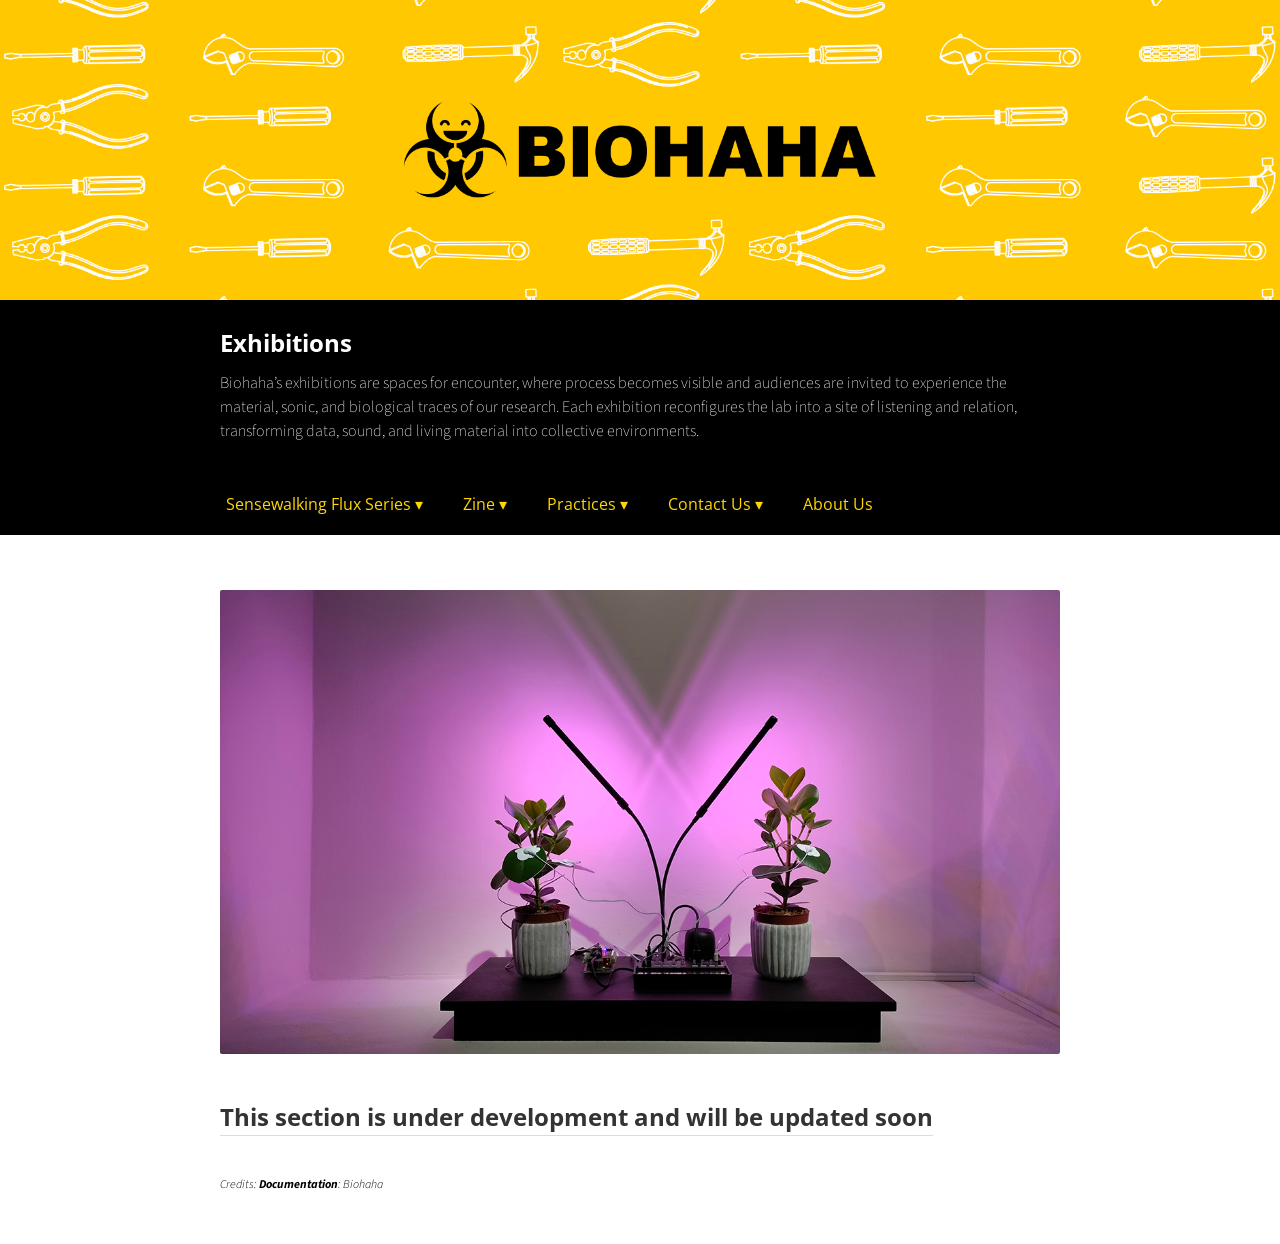
<file: exhibitions.html>
<!doctype html>
<html>

<head> 
	<meta content="Biohaha is a collaborative platform that merges art and science, with a focus on biology and its relevance to Indonesia’s social, cultural, and climatic conditions" name="description">
	<meta content="Biohaha, biohaha, bio.haha, bio-haha, Bio electronic, Biology laboratory, Bio lab, Bio art, Art and science, Art and biology, Art and technology, Culture and technology, Technology, Biology, New media art, Interdisciplinary, DIY, DIWO, Do It Together, Sensewalking, Sensewalking flux, Helmi Hardian, Angela Sunaryo, Bandung, Indonesia" name="keywords">
	<link rel="canonical" href="https://bio-haha.github.io/sensewalking" />
	<link rel="shortcut icon" type="image/x-icon" href="img/biohaha-icon.png">
	
  <title>Biohaha</title>
  <meta charset="utf-8" name="viewport" content="width=device-width, initial-scale=1">
  <link href="https://use.fontawesome.com/releases/v5.2.0/css/all.css" media="screen" rel="stylesheet" type="text/css" />
  <link href="css/frame.css" media="screen" rel="stylesheet" type="text/css" />
  <link href='https://fonts.googleapis.com/css?family=Open+Sans:400,700' rel='stylesheet' type='text/css'>
  <link href='https://fonts.googleapis.com/css?family=Open+Sans+Condensed:300,700' rel='stylesheet' type='text/css'>
  <link href="https://fonts.googleapis.com/css?family=Source+Sans+Pro:400,700" rel="stylesheet">
  <script src="https://ajax.googleapis.com/ajax/libs/jquery/3.3.1/jquery.min.js"></script>
</head>

<body>
  <div class="menu-container"></div>
  <div class="content-container">
    <!-------------------------------------------------------------------------------------------->
    <!--Start Header-->
    <div class="banner" style="background: url('img-practices/biohaha-background.jpeg') no-repeat center; background-size: cover; height: 300px;"></div>
    <div class="banner">
      <div class="banner-table flex-column">
        <div class="flex-row">
          <div class="flex-item flex-column">
            <h2 class="add-top-margin-small">Exhibitions</h2>
            <p class="text"> 
				Biohaha’s exhibitions are spaces for encounter, where process becomes visible and audiences are invited to experience the material, sonic, and biological traces of our research. 
				Each exhibition reconfigures the lab into a site of listening and relation, transforming data, sound, and living material into collective environments. 
			  </p>
          </div>
        </div>
      </div>
    </div>
    <!--End Header-->
    <!--------------------------------------------------------------------------------------------> 
	<!--Start Menu-->  
	  <nav class="navbar" role="navigation" aria-label="Main navigation">
    <ul class="menu">
      <li class="dropdown" data-dropdown>
        <a href="#" class="dropbtn" aria-haspopup="true" aria-expanded="false">Sensewalking Flux Series ▾</a>
        <ul class="dropdown-content" role="menu" aria-label="Sensewalking Flux Series">
          <li role="none"><a role="menuitem" href="index.html">BPAF<br> Bandung - Indonesia</a></li>
          <li role="none"><a role="menuitem" href="acc-gwangju.html">Asia Culture Center<br> Gwangju - Korea</a></li>
          <li role="none"><a role="menuitem" href="dugu-busan.html">Art Space Dugu<br> Busan - Korea</a></li>
          <li role="none"><a role="menuitem" href="yamanakasuplex.html">Yamanaka Suplex<br> Kyoto, Shiga - Japan</a></li>
		  <li role="none"><a role="menuitem" href="smi-bangalore.html">Srishti Manipal Institute<br> Bangalore - India</a></li>
        </ul>
      </li> 
		
		<li class="dropdown" data-dropdown>
        <a href="#" class="dropbtn" aria-haspopup="true" aria-expanded="false">Zine ▾</a>
        <ul class="dropdown-content" role="menu" aria-label="Zine">
          <li role="none"><a role="menuitem" href="pdf/biohaha-helmi_hardian-angela_sunaryo-zine-byol.pdf" target="_blank">Build Your Own Lab<br> and Share It</a></li>
          <li role="none"><a role="menuitem" href="pdf/biohaha-helmi_hardian-angela_sunaryo-zine.pdf" target="_blank">Sensewalking Flux<br> Indonesia</a></li>
          <li role="none"><a role="menuitem" href="pdf/biohaha-helmi_hardian-angela_sunaryo-zine-acc.pdf" target="_blank">Sensewalking Flux<br> Korea (I)</a></li>
		  <li role="none"><a role="menuitem" href="pdf/biohaha-helmi_hardian-angela_sunaryo-zine-dugu.pdf" target="_blank">Sensewalking Flux<br> Korea (II)</a></li>
		  <li role="none"><a role="menuitem" href="pdf/biohaha-helmi_hardian-angela_sunaryo-zine-yamanaka_suplex.pdf" target="_blank">Sensewalking Flux<br> Japan</a></li>
		  <li role="none"><a role="menuitem" href="pdf/biohaha-helmi_hardian-angela_sunaryo-zine-smi.pdf" target="_blank">Sensewalking Flux<br> India</a></li>
        </ul>
      </li>
		
		<li class="dropdown" data-dropdown>
        <a href="#" class="dropbtn" aria-haspopup="true" aria-expanded="false">Practices ▾</a>
        <ul class="dropdown-content" role="menu" aria-label="Sensewalking Flux Series">
          <li role="none"><a role="menuitem" href="projects.html">Projects</a></li>
          <li role="none"><a role="menuitem" href="exhibitions.html">Exhibitions</a></li>
          <li role="none"><a role="menuitem" href="residencies.html">Residencies</a></li>
          <li role="none"><a role="menuitem" href="workshops.html">Workshops</a></li>
		  <li role="none"><a role="menuitem" href="research.html">Research</a></li>
		  <li role="none"><a role="menuitem" href="products.html">Products</a></li>
        </ul>
      </li>

      <li class="dropdown" data-dropdown>
        <a href="#" class="dropbtn" aria-haspopup="true" aria-expanded="false">Contact Us ▾</a>
        <ul class="dropdown-content" role="menu" aria-label="Contact">
          <li role="none"><a role="menuitem" href="https://www.instagram.com/bio.haha/" target="_blank">
			  <i class="fab fa-instagram"></i> Biohaha</a></li>
          <li role="none"><a role="menuitem" href="https://www.instagram.com/helmihardian/" target="_blank">
			  <i class="fab fa-instagram"></i> Helmi Hardian</a></li>
          <li role="none"><a role="menuitem" href="https://www.instagram.com/angela_sunaryo/" target="_blank">
			  <i class="fab fa-instagram"></i> Angela Sunaryo</a></li>
        </ul>
      </li> 	
		
		<li>
        <a href="about.html" class="dropbtn">About Us</a>
      	</li>
		
    </ul>
  </nav>

  <!-- Small script to make dropdowns reliable on hover, focus, touch, and keyboard -->
  <script>
    (function () {
      const DROPDOWN_SELECTOR = '[data-dropdown]';
      const dropdowns = Array.from(document.querySelectorAll(DROPDOWN_SELECTOR));

      // Utility: close all dropdowns except optional keep
      function closeAll(except = null) {
        dropdowns.forEach(dd => {
          if (dd === except) return;
          dd.classList.remove('open');
          const btn = dd.querySelector('.dropbtn');
          if (btn) btn.setAttribute('aria-expanded', 'false');
        });
      }

      // Toggle a dropdown element
      function toggleDropdown(dd, open) {
        const btn = dd.querySelector('.dropbtn');
        if (open === undefined) open = !dd.classList.contains('open');
        closeAll(open ? dd : null);
        dd.classList.toggle('open', open);
        if (btn) btn.setAttribute('aria-expanded', open ? 'true' : 'false');
      }

      // Click on button (or tap) — prevent default anchor navigation
      dropdowns.forEach(dd => {
        const btn = dd.querySelector('.dropbtn');
        const panel = dd.querySelector('.dropdown-content');

        // Mouse enter/leave: show dropdown on hover for desktop pointer devices
        dd.addEventListener('pointerenter', (e) => {
          // only show on non-touch pointer (mouse)
          if (e.pointerType === 'mouse') toggleDropdown(dd, true);
        });
        dd.addEventListener('pointerleave', (e) => {
          if (e.pointerType === 'mouse') toggleDropdown(dd, false);
        });

        // Click / Tap: open/close (prevents sticky hover issues on touch)
        btn.addEventListener('click', (e) => {
          e.preventDefault();
          toggleDropdown(dd);
        });

        // Keyboard: Enter / Space to toggle; Escape to close
        btn.addEventListener('keydown', (e) => {
          if (e.key === 'Enter' || e.key === ' ' || e.key === 'Spacebar') {
            e.preventDefault();
            toggleDropdown(dd);
            // move focus to first menuitem when opening
            if (dd.classList.contains('open')) {
              const firstItem = panel.querySelector('[role="menuitem"]');
              if (firstItem) firstItem.focus();
            }
          } else if (e.key === 'Escape' || e.key === 'Esc') {
            toggleDropdown(dd, false);
            btn.focus();
          }
        });

        // Close when a menu item is activated (click)
        panel.addEventListener('click', (e) => {
          // allow links to work, but close menu after click
          toggleDropdown(dd, false);
        });
      });

      // Close when clicking outside
      document.addEventListener('click', (e) => {
        if (!e.target.closest(DROPDOWN_SELECTOR)) closeAll();
      });

      // Close on ESC globally
      document.addEventListener('keydown', (e) => {
        if (e.key === 'Escape' || e.key === 'Esc') closeAll();
      });
    })();
  </script> 
	  	<!--End Menu-->
	  	<!-------------------------------------------------------------------------------------------->	  
    <div class="content">
      <div class="content-table flex-column">
        <!-------------------------------------------------------------------------------------------->
        <!--Start Intro--> 	  
        <div class="flex-row">
          <div class="flex-item flex-column">
            <img class="image" src="img-practices/biohaha-helmi_hardian-angela_sunaryo-exhibition.jpg">
          </div>
        </div>
        <div class="flex-row">
          <div class="flex-item flex-column">
			  <h2 id="Open">This section is under development and will be updated soon</h2>
            <hr>
          </div>
        </div>
        <!--End Intro-->
        <!-------------------------------------------------------------------------------------------->
        <!--Start Credits-->
        <div class="flex-row">
          <div class="flex-item flex-item-stretch flex-column">
            <p class="text text-small text-italic add-top-margin-large">
              Credits: <span class="highlight-text">Documentation</span>: Biohaha
            </p>
          </div>
        </div>
        <!--End Credits-->
        <!-------------------------------------------------------------------------------------------->
      </div>
    </div>
</body>

</html>
</file>
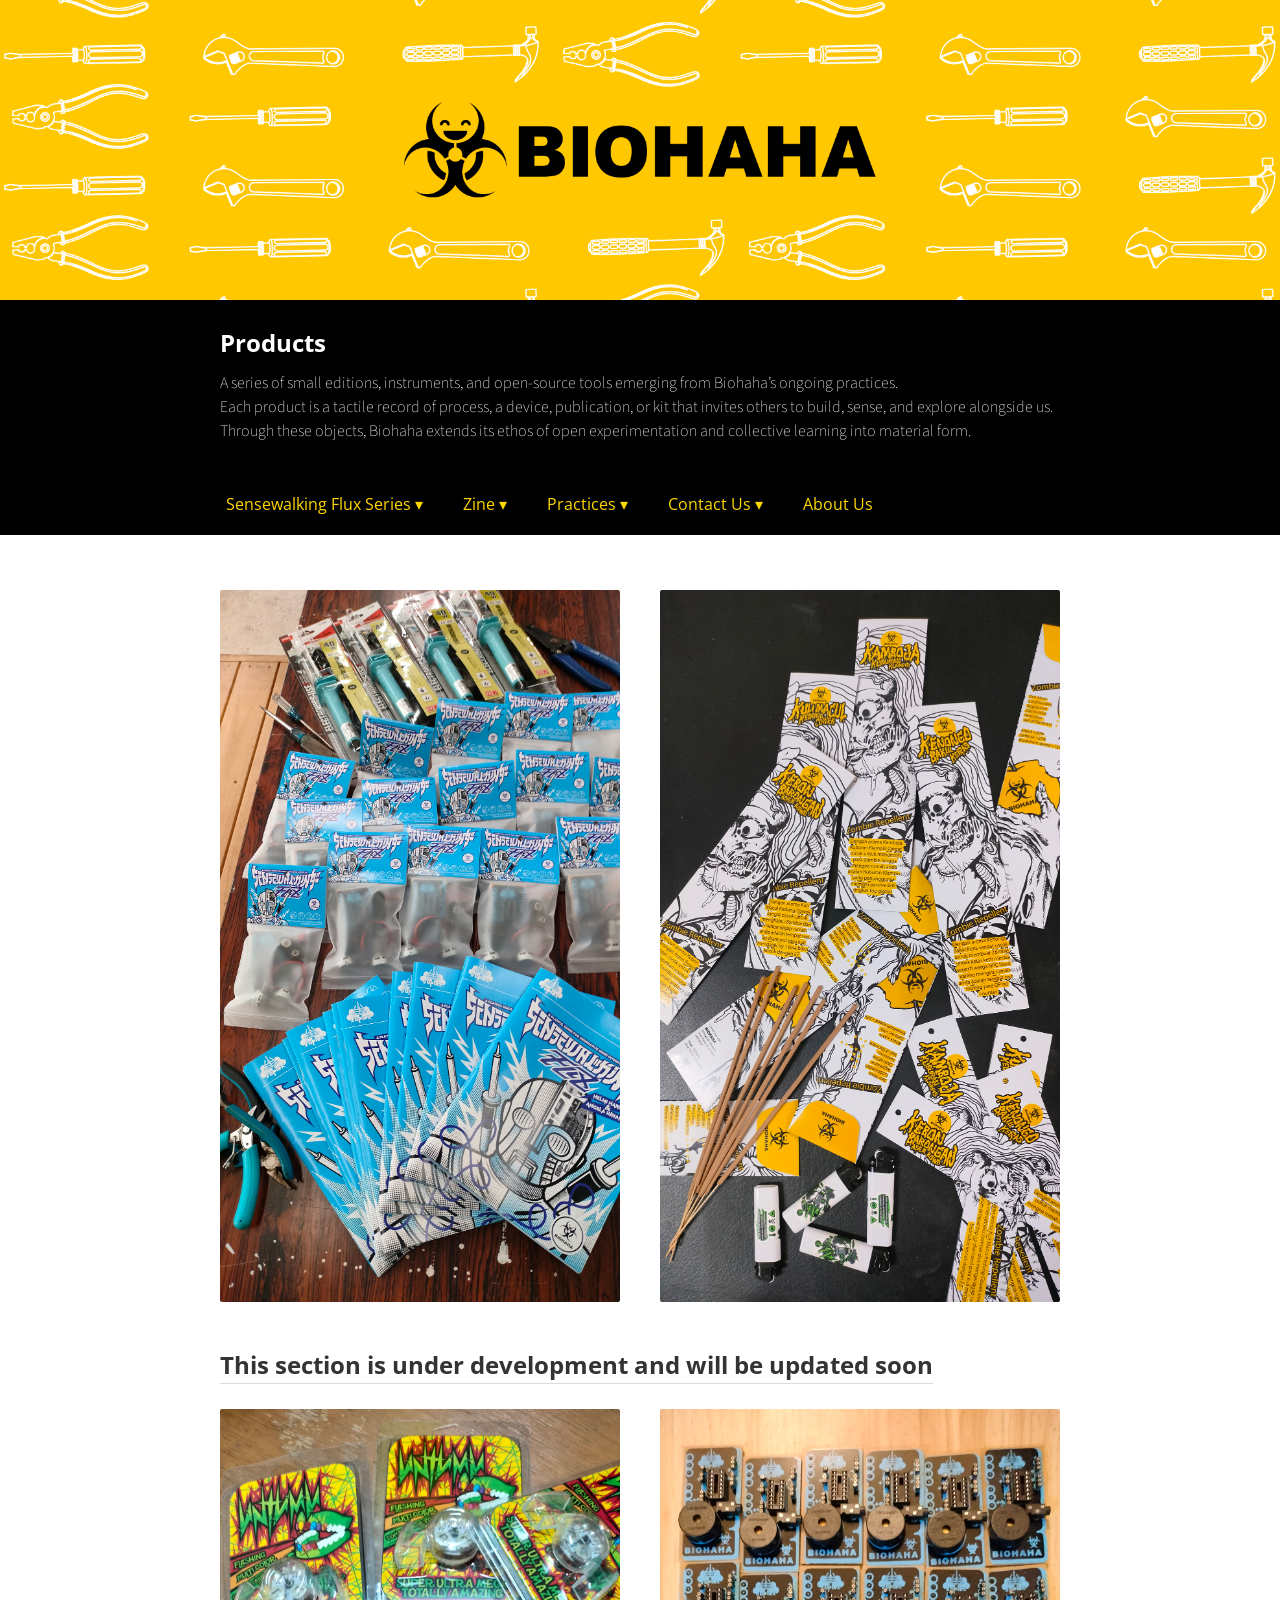
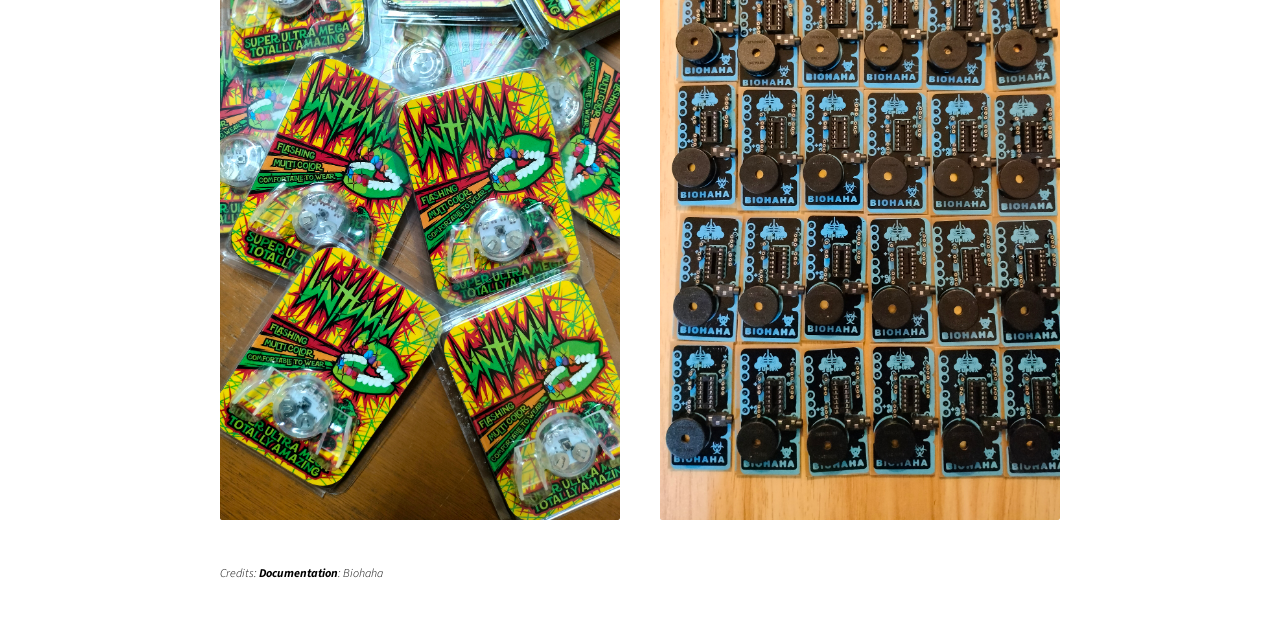
<file: products.html>
<!doctype html>
<html>

<head> 
	<meta content="Biohaha is a collaborative platform that merges art and science, with a focus on biology and its relevance to Indonesia’s social, cultural, and climatic conditions" name="description">
	<meta content="Biohaha, biohaha, bio.haha, bio-haha, Bio electronic, Biology laboratory, Bio lab, Bio art, Art and science, Art and biology, Art and technology, Culture and technology, Technology, Biology, New media art, Interdisciplinary, DIY, DIWO, Do It Together, Sensewalking, Sensewalking flux, Helmi Hardian, Angela Sunaryo, Bandung, Indonesia" name="keywords">
	<link rel="canonical" href="https://bio-haha.github.io/sensewalking" />
	<link rel="shortcut icon" type="image/x-icon" href="img/biohaha-icon.png">
	
  <title>Biohaha</title>
  <meta charset="utf-8" name="viewport" content="width=device-width, initial-scale=1">
  <link href="https://use.fontawesome.com/releases/v5.2.0/css/all.css" media="screen" rel="stylesheet" type="text/css" />
  <link href="css/frame.css" media="screen" rel="stylesheet" type="text/css" />
  <link href='https://fonts.googleapis.com/css?family=Open+Sans:400,700' rel='stylesheet' type='text/css'>
  <link href='https://fonts.googleapis.com/css?family=Open+Sans+Condensed:300,700' rel='stylesheet' type='text/css'>
  <link href="https://fonts.googleapis.com/css?family=Source+Sans+Pro:400,700" rel="stylesheet">
  <script src="https://ajax.googleapis.com/ajax/libs/jquery/3.3.1/jquery.min.js"></script>
</head>

<body>
  <div class="menu-container"></div>
  <div class="content-container">
    <!-------------------------------------------------------------------------------------------->
    <!--Start Header-->
    <div class="banner" style="background: url('img-practices/biohaha-background.jpeg') no-repeat center; background-size: cover; height: 300px;"></div>
    <div class="banner">
      <div class="banner-table flex-column">
        <div class="flex-row">
          <div class="flex-item flex-column">
            <h2 class="add-top-margin-small">Products</h2>
            <p class="text"> 
				A series of small editions, instruments, and open-source tools emerging from Biohaha’s ongoing practices. <br>
				Each product is a tactile record of process, a device, publication, or kit that invites others to build, sense, and explore alongside us.
				Through these objects, Biohaha extends its ethos of open experimentation and collective learning into material form. 
			  </p>
          </div>
        </div>
      </div>
    </div>
    <!--End Header-->
    <!--------------------------------------------------------------------------------------------> 
	<!--Start Menu-->  
	  <nav class="navbar" role="navigation" aria-label="Main navigation">
    <ul class="menu">
      <li class="dropdown" data-dropdown>
        <a href="#" class="dropbtn" aria-haspopup="true" aria-expanded="false">Sensewalking Flux Series ▾</a>
        <ul class="dropdown-content" role="menu" aria-label="Sensewalking Flux Series">
          <li role="none"><a role="menuitem" href="index.html">BPAF<br> Bandung - Indonesia</a></li>
          <li role="none"><a role="menuitem" href="acc-gwangju.html">Asia Culture Center<br> Gwangju - Korea</a></li>
          <li role="none"><a role="menuitem" href="dugu-busan.html">Art Space Dugu<br> Busan - Korea</a></li>
          <li role="none"><a role="menuitem" href="yamanakasuplex.html">Yamanaka Suplex<br> Kyoto, Shiga - Japan</a></li>
		  <li role="none"><a role="menuitem" href="smi-bangalore.html">Srishti Manipal Institute<br> Bangalore - India</a></li>
        </ul>
      </li> 
		
		<li class="dropdown" data-dropdown>
        <a href="#" class="dropbtn" aria-haspopup="true" aria-expanded="false">Zine ▾</a>
        <ul class="dropdown-content" role="menu" aria-label="Zine">
          <li role="none"><a role="menuitem" href="pdf/biohaha-helmi_hardian-angela_sunaryo-zine-byol.pdf" target="_blank">Build Your Own Lab<br> and Share It</a></li>
          <li role="none"><a role="menuitem" href="pdf/biohaha-helmi_hardian-angela_sunaryo-zine.pdf" target="_blank">Sensewalking Flux<br> Indonesia</a></li>
          <li role="none"><a role="menuitem" href="pdf/biohaha-helmi_hardian-angela_sunaryo-zine-acc.pdf" target="_blank">Sensewalking Flux<br> Korea (I)</a></li>
		  <li role="none"><a role="menuitem" href="pdf/biohaha-helmi_hardian-angela_sunaryo-zine-dugu.pdf" target="_blank">Sensewalking Flux<br> Korea (II)</a></li>
		  <li role="none"><a role="menuitem" href="pdf/biohaha-helmi_hardian-angela_sunaryo-zine-yamanaka_suplex.pdf" target="_blank">Sensewalking Flux<br> Japan</a></li>
		  <li role="none"><a role="menuitem" href="pdf/biohaha-helmi_hardian-angela_sunaryo-zine-smi.pdf" target="_blank">Sensewalking Flux<br> India</a></li>
        </ul>
      </li>
		
		<li class="dropdown" data-dropdown>
        <a href="#" class="dropbtn" aria-haspopup="true" aria-expanded="false">Practices ▾</a>
        <ul class="dropdown-content" role="menu" aria-label="Sensewalking Flux Series">
          <li role="none"><a role="menuitem" href="projects.html">Projects</a></li>
          <li role="none"><a role="menuitem" href="exhibitions.html">Exhibitions</a></li>
          <li role="none"><a role="menuitem" href="residencies.html">Residencies</a></li>
          <li role="none"><a role="menuitem" href="workshops.html">Workshops</a></li>
		  <li role="none"><a role="menuitem" href="research.html">Research</a></li>
		  <li role="none"><a role="menuitem" href="products.html">Products</a></li>
        </ul>
      </li>

      <li class="dropdown" data-dropdown>
        <a href="#" class="dropbtn" aria-haspopup="true" aria-expanded="false">Contact Us ▾</a>
        <ul class="dropdown-content" role="menu" aria-label="Contact">
          <li role="none"><a role="menuitem" href="https://www.instagram.com/bio.haha/" target="_blank">
			  <i class="fab fa-instagram"></i> Biohaha</a></li>
          <li role="none"><a role="menuitem" href="https://www.instagram.com/helmihardian/" target="_blank">
			  <i class="fab fa-instagram"></i> Helmi Hardian</a></li>
          <li role="none"><a role="menuitem" href="https://www.instagram.com/angela_sunaryo/" target="_blank">
			  <i class="fab fa-instagram"></i> Angela Sunaryo</a></li>
        </ul>
      </li> 	
		
		<li>
        <a href="about.html" class="dropbtn">About Us</a>
      	</li>
		
    </ul>
  </nav>

  <!-- Small script to make dropdowns reliable on hover, focus, touch, and keyboard -->
  <script>
    (function () {
      const DROPDOWN_SELECTOR = '[data-dropdown]';
      const dropdowns = Array.from(document.querySelectorAll(DROPDOWN_SELECTOR));

      // Utility: close all dropdowns except optional keep
      function closeAll(except = null) {
        dropdowns.forEach(dd => {
          if (dd === except) return;
          dd.classList.remove('open');
          const btn = dd.querySelector('.dropbtn');
          if (btn) btn.setAttribute('aria-expanded', 'false');
        });
      }

      // Toggle a dropdown element
      function toggleDropdown(dd, open) {
        const btn = dd.querySelector('.dropbtn');
        if (open === undefined) open = !dd.classList.contains('open');
        closeAll(open ? dd : null);
        dd.classList.toggle('open', open);
        if (btn) btn.setAttribute('aria-expanded', open ? 'true' : 'false');
      }

      // Click on button (or tap) — prevent default anchor navigation
      dropdowns.forEach(dd => {
        const btn = dd.querySelector('.dropbtn');
        const panel = dd.querySelector('.dropdown-content');

        // Mouse enter/leave: show dropdown on hover for desktop pointer devices
        dd.addEventListener('pointerenter', (e) => {
          // only show on non-touch pointer (mouse)
          if (e.pointerType === 'mouse') toggleDropdown(dd, true);
        });
        dd.addEventListener('pointerleave', (e) => {
          if (e.pointerType === 'mouse') toggleDropdown(dd, false);
        });

        // Click / Tap: open/close (prevents sticky hover issues on touch)
        btn.addEventListener('click', (e) => {
          e.preventDefault();
          toggleDropdown(dd);
        });

        // Keyboard: Enter / Space to toggle; Escape to close
        btn.addEventListener('keydown', (e) => {
          if (e.key === 'Enter' || e.key === ' ' || e.key === 'Spacebar') {
            e.preventDefault();
            toggleDropdown(dd);
            // move focus to first menuitem when opening
            if (dd.classList.contains('open')) {
              const firstItem = panel.querySelector('[role="menuitem"]');
              if (firstItem) firstItem.focus();
            }
          } else if (e.key === 'Escape' || e.key === 'Esc') {
            toggleDropdown(dd, false);
            btn.focus();
          }
        });

        // Close when a menu item is activated (click)
        panel.addEventListener('click', (e) => {
          // allow links to work, but close menu after click
          toggleDropdown(dd, false);
        });
      });

      // Close when clicking outside
      document.addEventListener('click', (e) => {
        if (!e.target.closest(DROPDOWN_SELECTOR)) closeAll();
      });

      // Close on ESC globally
      document.addEventListener('keydown', (e) => {
        if (e.key === 'Escape' || e.key === 'Esc') closeAll();
      });
    })();
  </script> 
	  	<!--End Menu-->
	  	<!-------------------------------------------------------------------------------------------->	  
    <div class="content">
      <div class="content-table flex-column">
        <!-------------------------------------------------------------------------------------------->
        <!--Start Photos--> 	  	  
		   <div class="flex-row-space-between">
          <div class="flex-item flex-column">
            <a href="img-practices/biohaha-helmi_hardian-angela_sunaryo-products-001.jpg" target="_blank" class="image max-width-400">
              <img src="img-practices/biohaha-helmi_hardian-angela_sunaryo-products-001.jpg">
            </a>
          </div>
          <div class="flex-item flex-column">
            <a href="img-practices/biohaha-helmi_hardian-angela_sunaryo-products-002.jpg" target="_blank" class="image max-width-400">
              <img src="img-practices/biohaha-helmi_hardian-angela_sunaryo-products-002.jpg">
            </a>
          </div>
        </div>
		  
        <div class="flex-row">
          <div class="flex-item flex-column">
			  <h2 id="Open">This section is under development and will be updated soon</h2>
            <hr>
          </div>
        </div> 
		  
		  <div class="flex-row-space-between">
          <div class="flex-item flex-column">
            <a href="img-practices/biohaha-helmi_hardian-angela_sunaryo-products-003.jpg" target="_blank" class="image max-width-400">
              <img src="img-practices/biohaha-helmi_hardian-angela_sunaryo-products-003.jpg">
            </a>
          </div>
          <div class="flex-item flex-column">
            <a href="img-practices/biohaha-helmi_hardian-angela_sunaryo-products-004.jpg" target="_blank" class="image max-width-400">
              <img src="img-practices/biohaha-helmi_hardian-angela_sunaryo-products-004.jpg">
            </a>
          </div>
        </div>
        <!--End Photos-->
        <!-------------------------------------------------------------------------------------------->
        <!--Start Credits-->
        <div class="flex-row">
          <div class="flex-item flex-item-stretch flex-column">
            <p class="text text-small text-italic add-top-margin-large">
              Credits: <span class="highlight-text">Documentation</span>: Biohaha
            </p>
          </div>
        </div>
        <!--End Credits-->
        <!-------------------------------------------------------------------------------------------->
      </div>
    </div>
</body>

</html>
</file>
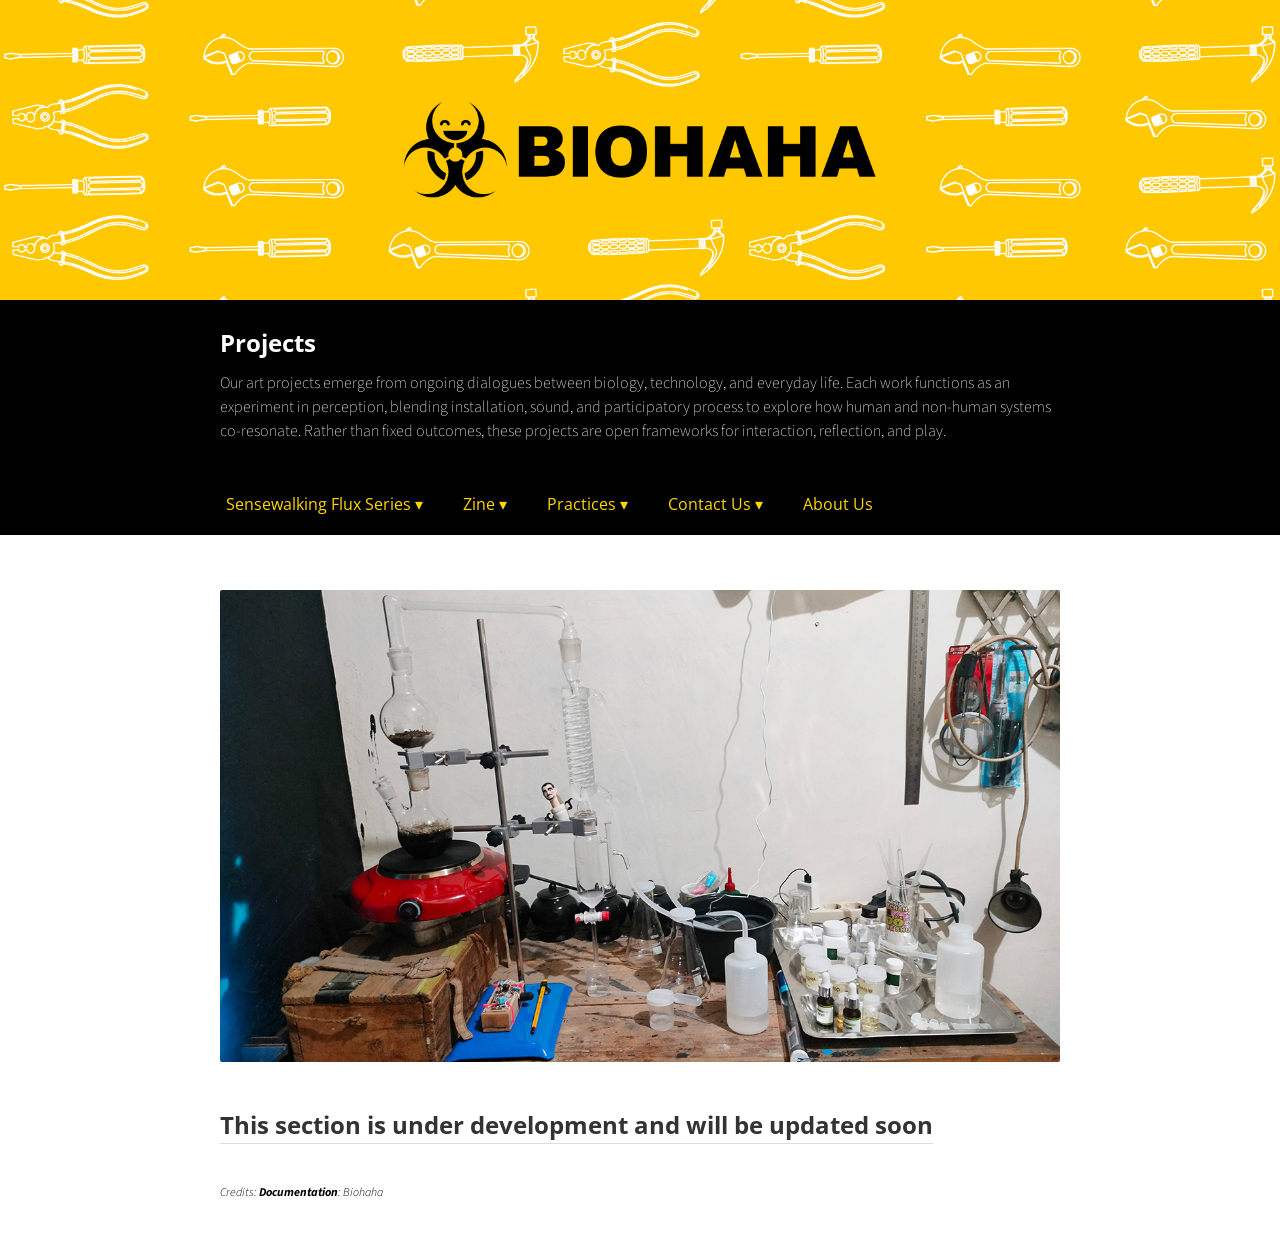
<file: projects.html>
<!doctype html>
<html>

<head> 
	<meta content="Biohaha is a collaborative platform that merges art and science, with a focus on biology and its relevance to Indonesia’s social, cultural, and climatic conditions" name="description">
	<meta content="Biohaha, biohaha, bio.haha, bio-haha, Bio electronic, Biology laboratory, Bio lab, Bio art, Art and science, Art and biology, Art and technology, Culture and technology, Technology, Biology, New media art, Interdisciplinary, DIY, DIWO, Do It Together, Sensewalking, Sensewalking flux, Helmi Hardian, Angela Sunaryo, Bandung, Indonesia" name="keywords">
	<link rel="canonical" href="https://bio-haha.github.io/sensewalking" />
	<link rel="shortcut icon" type="image/x-icon" href="img/biohaha-icon.png">
	
  <title>Biohaha</title>
  <meta charset="utf-8" name="viewport" content="width=device-width, initial-scale=1">
  <link href="https://use.fontawesome.com/releases/v5.2.0/css/all.css" media="screen" rel="stylesheet" type="text/css" />
  <link href="css/frame.css" media="screen" rel="stylesheet" type="text/css" />
  <link href='https://fonts.googleapis.com/css?family=Open+Sans:400,700' rel='stylesheet' type='text/css'>
  <link href='https://fonts.googleapis.com/css?family=Open+Sans+Condensed:300,700' rel='stylesheet' type='text/css'>
  <link href="https://fonts.googleapis.com/css?family=Source+Sans+Pro:400,700" rel="stylesheet">
  <script src="https://ajax.googleapis.com/ajax/libs/jquery/3.3.1/jquery.min.js"></script>
</head>

<body>
  <div class="menu-container"></div>
  <div class="content-container">
    <!-------------------------------------------------------------------------------------------->
    <!--Start Header-->
    <div class="banner" style="background: url('img-practices/biohaha-background.jpeg') no-repeat center; background-size: cover; height: 300px;"></div>
    <div class="banner">
      <div class="banner-table flex-column">
        <div class="flex-row">
          <div class="flex-item flex-column">
            <h2 class="add-top-margin-small">Projects</h2>
            <p class="text"> 
				Our art projects emerge from ongoing dialogues between biology, technology, and everyday life. 
				Each work functions as an experiment in perception, blending installation, sound, and participatory process to explore how human and non-human systems co-resonate. 
				Rather than fixed outcomes, these projects are open frameworks for interaction, reflection, and play. 
			  </p>
          </div>
        </div>
      </div>
    </div>
    <!--End Header-->
    <!--------------------------------------------------------------------------------------------> 
	<!--Start Menu-->  
	  <nav class="navbar" role="navigation" aria-label="Main navigation">
    <ul class="menu">
      <li class="dropdown" data-dropdown>
        <a href="#" class="dropbtn" aria-haspopup="true" aria-expanded="false">Sensewalking Flux Series ▾</a>
        <ul class="dropdown-content" role="menu" aria-label="Sensewalking Flux Series">
          <li role="none"><a role="menuitem" href="index.html">BPAF<br> Bandung - Indonesia</a></li>
          <li role="none"><a role="menuitem" href="acc-gwangju.html">Asia Culture Center<br> Gwangju - Korea</a></li>
          <li role="none"><a role="menuitem" href="dugu-busan.html">Art Space Dugu<br> Busan - Korea</a></li>
          <li role="none"><a role="menuitem" href="yamanakasuplex.html">Yamanaka Suplex<br> Kyoto, Shiga - Japan</a></li>
		  <li role="none"><a role="menuitem" href="smi-bangalore.html">Srishti Manipal Institute<br> Bangalore - India</a></li>
        </ul>
      </li> 
		
		<li class="dropdown" data-dropdown>
        <a href="#" class="dropbtn" aria-haspopup="true" aria-expanded="false">Zine ▾</a>
        <ul class="dropdown-content" role="menu" aria-label="Zine">
          <li role="none"><a role="menuitem" href="pdf/biohaha-helmi_hardian-angela_sunaryo-zine-byol.pdf" target="_blank">Build Your Own Lab<br> and Share It</a></li>
          <li role="none"><a role="menuitem" href="pdf/biohaha-helmi_hardian-angela_sunaryo-zine.pdf" target="_blank">Sensewalking Flux<br> Indonesia</a></li>
          <li role="none"><a role="menuitem" href="pdf/biohaha-helmi_hardian-angela_sunaryo-zine-acc.pdf" target="_blank">Sensewalking Flux<br> Korea (I)</a></li>
		  <li role="none"><a role="menuitem" href="pdf/biohaha-helmi_hardian-angela_sunaryo-zine-dugu.pdf" target="_blank">Sensewalking Flux<br> Korea (II)</a></li>
		  <li role="none"><a role="menuitem" href="pdf/biohaha-helmi_hardian-angela_sunaryo-zine-yamanaka_suplex.pdf" target="_blank">Sensewalking Flux<br> Japan</a></li>
		  <li role="none"><a role="menuitem" href="pdf/biohaha-helmi_hardian-angela_sunaryo-zine-smi.pdf" target="_blank">Sensewalking Flux<br> India</a></li>
        </ul>
      </li>
		
		<li class="dropdown" data-dropdown>
        <a href="#" class="dropbtn" aria-haspopup="true" aria-expanded="false">Practices ▾</a>
        <ul class="dropdown-content" role="menu" aria-label="Sensewalking Flux Series">
          <li role="none"><a role="menuitem" href="projects.html">Projects</a></li>
          <li role="none"><a role="menuitem" href="exhibitions.html">Exhibitions</a></li>
          <li role="none"><a role="menuitem" href="residencies.html">Residencies</a></li>
          <li role="none"><a role="menuitem" href="workshops.html">Workshops</a></li>
		  <li role="none"><a role="menuitem" href="research.html">Research</a></li>
		  <li role="none"><a role="menuitem" href="products.html">Products</a></li>
        </ul>
      </li>

      <li class="dropdown" data-dropdown>
        <a href="#" class="dropbtn" aria-haspopup="true" aria-expanded="false">Contact Us ▾</a>
        <ul class="dropdown-content" role="menu" aria-label="Contact">
          <li role="none"><a role="menuitem" href="https://www.instagram.com/bio.haha/" target="_blank">
			  <i class="fab fa-instagram"></i> Biohaha</a></li>
          <li role="none"><a role="menuitem" href="https://www.instagram.com/helmihardian/" target="_blank">
			  <i class="fab fa-instagram"></i> Helmi Hardian</a></li>
          <li role="none"><a role="menuitem" href="https://www.instagram.com/angela_sunaryo/" target="_blank">
			  <i class="fab fa-instagram"></i> Angela Sunaryo</a></li>
        </ul>
      </li> 
		
		<li>
        <a href="about.html" class="dropbtn">About Us</a>
      	</li>
		
    </ul>
  </nav>

  <!-- Small script to make dropdowns reliable on hover, focus, touch, and keyboard -->
  <script>
    (function () {
      const DROPDOWN_SELECTOR = '[data-dropdown]';
      const dropdowns = Array.from(document.querySelectorAll(DROPDOWN_SELECTOR));

      // Utility: close all dropdowns except optional keep
      function closeAll(except = null) {
        dropdowns.forEach(dd => {
          if (dd === except) return;
          dd.classList.remove('open');
          const btn = dd.querySelector('.dropbtn');
          if (btn) btn.setAttribute('aria-expanded', 'false');
        });
      }

      // Toggle a dropdown element
      function toggleDropdown(dd, open) {
        const btn = dd.querySelector('.dropbtn');
        if (open === undefined) open = !dd.classList.contains('open');
        closeAll(open ? dd : null);
        dd.classList.toggle('open', open);
        if (btn) btn.setAttribute('aria-expanded', open ? 'true' : 'false');
      }

      // Click on button (or tap) — prevent default anchor navigation
      dropdowns.forEach(dd => {
        const btn = dd.querySelector('.dropbtn');
        const panel = dd.querySelector('.dropdown-content');

        // Mouse enter/leave: show dropdown on hover for desktop pointer devices
        dd.addEventListener('pointerenter', (e) => {
          // only show on non-touch pointer (mouse)
          if (e.pointerType === 'mouse') toggleDropdown(dd, true);
        });
        dd.addEventListener('pointerleave', (e) => {
          if (e.pointerType === 'mouse') toggleDropdown(dd, false);
        });

        // Click / Tap: open/close (prevents sticky hover issues on touch)
        btn.addEventListener('click', (e) => {
          e.preventDefault();
          toggleDropdown(dd);
        });

        // Keyboard: Enter / Space to toggle; Escape to close
        btn.addEventListener('keydown', (e) => {
          if (e.key === 'Enter' || e.key === ' ' || e.key === 'Spacebar') {
            e.preventDefault();
            toggleDropdown(dd);
            // move focus to first menuitem when opening
            if (dd.classList.contains('open')) {
              const firstItem = panel.querySelector('[role="menuitem"]');
              if (firstItem) firstItem.focus();
            }
          } else if (e.key === 'Escape' || e.key === 'Esc') {
            toggleDropdown(dd, false);
            btn.focus();
          }
        });

        // Close when a menu item is activated (click)
        panel.addEventListener('click', (e) => {
          // allow links to work, but close menu after click
          toggleDropdown(dd, false);
        });
      });

      // Close when clicking outside
      document.addEventListener('click', (e) => {
        if (!e.target.closest(DROPDOWN_SELECTOR)) closeAll();
      });

      // Close on ESC globally
      document.addEventListener('keydown', (e) => {
        if (e.key === 'Escape' || e.key === 'Esc') closeAll();
      });
    })();
  </script> 
	  	<!--End Menu-->
	  	<!-------------------------------------------------------------------------------------------->	  
    <div class="content">
      <div class="content-table flex-column">
        <!-------------------------------------------------------------------------------------------->
        <!--Start Intro--> 	  
        <div class="flex-row">
          <div class="flex-item flex-column">
            <img class="image" src="img-practices/biohaha-helmi_hardian-angela_sunaryo-projects.jpg">
          </div>
        </div>
        <div class="flex-row">
          <div class="flex-item flex-column">
			  <h2 id="Open">This section is under development and will be updated soon</h2>
            <hr>
          </div>
        </div>
        <!--End Intro-->
        <!-------------------------------------------------------------------------------------------->
        <!--Start Credits-->
        <div class="flex-row">
          <div class="flex-item flex-item-stretch flex-column">
            <p class="text text-small text-italic add-top-margin-large">
              Credits: <span class="highlight-text">Documentation</span>: Biohaha
            </p>
          </div>
        </div>
        <!--End Credits-->
        <!-------------------------------------------------------------------------------------------->
      </div>
    </div>
</body>

</html>
</file>
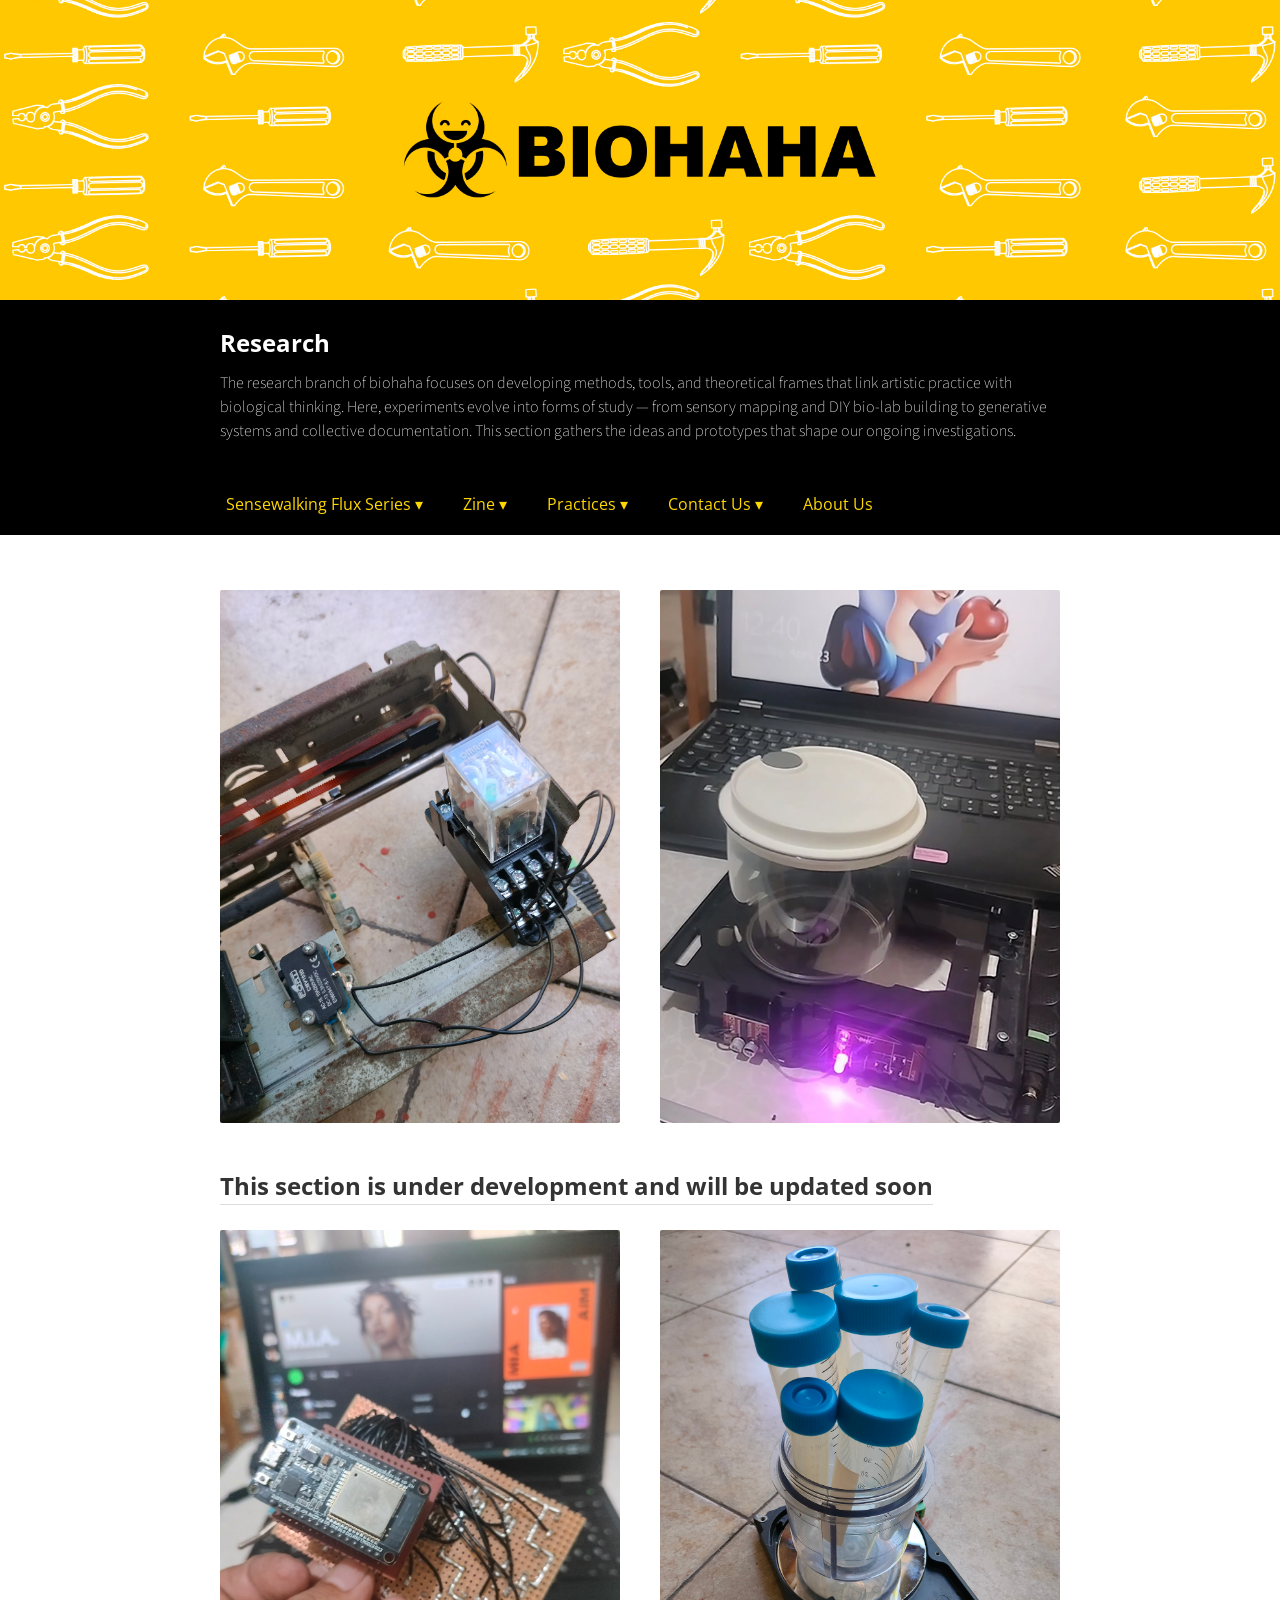
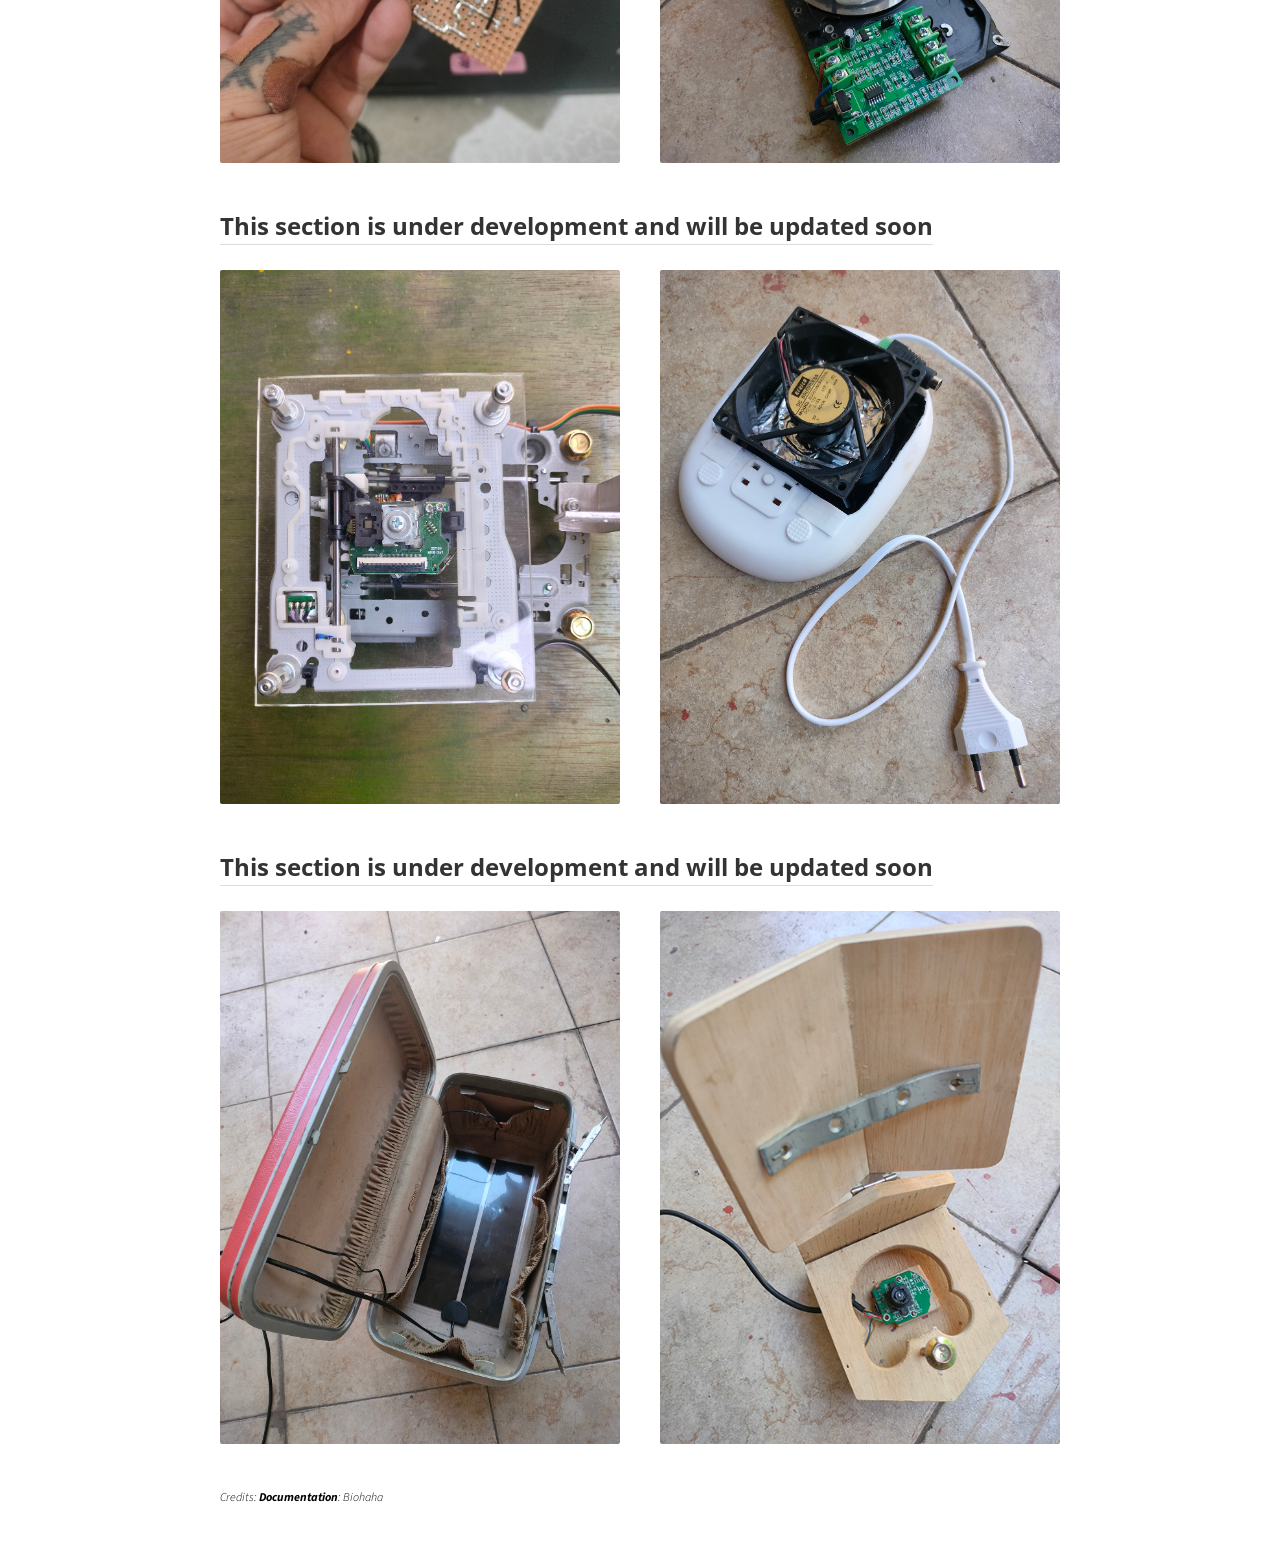
<file: research.html>
<!doctype html>
<html>

<head> 
	<meta content="Biohaha is a collaborative platform that merges art and science, with a focus on biology and its relevance to Indonesia’s social, cultural, and climatic conditions" name="description">
	<meta content="Biohaha, biohaha, bio.haha, bio-haha, Bio electronic, Biology laboratory, Bio lab, Bio art, Art and science, Art and biology, Art and technology, Culture and technology, Technology, Biology, New media art, Interdisciplinary, DIY, DIWO, Do It Together, Sensewalking, Sensewalking flux, Helmi Hardian, Angela Sunaryo, Bandung, Indonesia" name="keywords">
	<link rel="canonical" href="https://bio-haha.github.io/sensewalking" />
	<link rel="shortcut icon" type="image/x-icon" href="img/biohaha-icon.png"> 
	
  <title>Biohaha</title>
  <meta charset="utf-8" name="viewport" content="width=device-width, initial-scale=1">
  <link href="https://use.fontawesome.com/releases/v5.2.0/css/all.css" media="screen" rel="stylesheet" type="text/css" />
  <link href="css/frame.css" media="screen" rel="stylesheet" type="text/css" />
  <link href='https://fonts.googleapis.com/css?family=Open+Sans:400,700' rel='stylesheet' type='text/css'>
  <link href='https://fonts.googleapis.com/css?family=Open+Sans+Condensed:300,700' rel='stylesheet' type='text/css'>
  <link href="https://fonts.googleapis.com/css?family=Source+Sans+Pro:400,700" rel="stylesheet">
  <script src="https://ajax.googleapis.com/ajax/libs/jquery/3.3.1/jquery.min.js"></script>
</head>

<body>
  <div class="menu-container"></div>
  <div class="content-container">
    <!-------------------------------------------------------------------------------------------->
    <!--Start Header-->
    <div class="banner" style="background: url('img-practices/biohaha-background.jpeg') no-repeat center; background-size: cover; height: 300px;"></div>
    <div class="banner">
      <div class="banner-table flex-column">
        <div class="flex-row">
          <div class="flex-item flex-column">
            <h2 class="add-top-margin-small">Research</h2>
            <p class="text"> 
				The research branch of biohaha focuses on developing methods, tools, and theoretical frames that link artistic practice with biological thinking.
				Here, experiments evolve into forms of study — from sensory mapping and DIY bio-lab building to generative systems and collective documentation.
				This section gathers the ideas and prototypes that shape our ongoing investigations.
			  </p>
          </div>
        </div>
      </div>
    </div>
    <!--End Header-->
    <!--------------------------------------------------------------------------------------------> 
	<!--Start Menu-->  
	  <nav class="navbar" role="navigation" aria-label="Main navigation">
    <ul class="menu">
      <li class="dropdown" data-dropdown>
        <a href="#" class="dropbtn" aria-haspopup="true" aria-expanded="false">Sensewalking Flux Series ▾</a>
        <ul class="dropdown-content" role="menu" aria-label="Sensewalking Flux Series">
          <li role="none"><a role="menuitem" href="index.html">BPAF<br> Bandung - Indonesia</a></li>
          <li role="none"><a role="menuitem" href="acc-gwangju.html">Asia Culture Center<br> Gwangju - Korea</a></li>
          <li role="none"><a role="menuitem" href="dugu-busan.html">Art Space Dugu<br> Busan - Korea</a></li>
          <li role="none"><a role="menuitem" href="yamanakasuplex.html">Yamanaka Suplex<br> Kyoto, Shiga - Japan</a></li>
		  <li role="none"><a role="menuitem" href="smi-bangalore.html">Srishti Manipal Institute<br> Bangalore - India</a></li>
        </ul>
      </li> 
		
		<li class="dropdown" data-dropdown>
        <a href="#" class="dropbtn" aria-haspopup="true" aria-expanded="false">Zine ▾</a>
        <ul class="dropdown-content" role="menu" aria-label="Zine">
          <li role="none"><a role="menuitem" href="pdf/biohaha-helmi_hardian-angela_sunaryo-zine-byol.pdf" target="_blank">Build Your Own Lab<br> and Share It</a></li>
          <li role="none"><a role="menuitem" href="pdf/biohaha-helmi_hardian-angela_sunaryo-zine.pdf" target="_blank">Sensewalking Flux<br> Indonesia</a></li>
          <li role="none"><a role="menuitem" href="pdf/biohaha-helmi_hardian-angela_sunaryo-zine-acc.pdf" target="_blank">Sensewalking Flux<br> Korea (I)</a></li>
		  <li role="none"><a role="menuitem" href="pdf/biohaha-helmi_hardian-angela_sunaryo-zine-dugu.pdf" target="_blank">Sensewalking Flux<br> Korea (II)</a></li>
		  <li role="none"><a role="menuitem" href="pdf/biohaha-helmi_hardian-angela_sunaryo-zine-yamanaka_suplex.pdf" target="_blank">Sensewalking Flux<br> Japan</a></li>
		  <li role="none"><a role="menuitem" href="pdf/biohaha-helmi_hardian-angela_sunaryo-zine-smi.pdf" target="_blank">Sensewalking Flux<br> India</a></li>
        </ul>
      </li>
		
		<li class="dropdown" data-dropdown>
        <a href="#" class="dropbtn" aria-haspopup="true" aria-expanded="false">Practices ▾</a>
        <ul class="dropdown-content" role="menu" aria-label="Sensewalking Flux Series">
          <li role="none"><a role="menuitem" href="projects.html">Projects</a></li>
          <li role="none"><a role="menuitem" href="exhibitions.html">Exhibitions</a></li>
          <li role="none"><a role="menuitem" href="residencies.html">Residencies</a></li>
          <li role="none"><a role="menuitem" href="workshops.html">Workshops</a></li>
		  <li role="none"><a role="menuitem" href="research.html">Research</a></li>
		  <li role="none"><a role="menuitem" href="products.html">Products</a></li>
        </ul>
      </li>

      <li class="dropdown" data-dropdown>
        <a href="#" class="dropbtn" aria-haspopup="true" aria-expanded="false">Contact Us ▾</a>
        <ul class="dropdown-content" role="menu" aria-label="Contact">
          <li role="none"><a role="menuitem" href="https://www.instagram.com/bio.haha/" target="_blank">
			  <i class="fab fa-instagram"></i> Biohaha</a></li>
          <li role="none"><a role="menuitem" href="https://www.instagram.com/helmihardian/" target="_blank">
			  <i class="fab fa-instagram"></i> Helmi Hardian</a></li>
          <li role="none"><a role="menuitem" href="https://www.instagram.com/angela_sunaryo/" target="_blank">
			  <i class="fab fa-instagram"></i> Angela Sunaryo</a></li>
        </ul>
      </li> 	
		
		<li>
        <a href="about.html" class="dropbtn">About Us</a>
      	</li>
		
    </ul>
  </nav>

  <!-- Small script to make dropdowns reliable on hover, focus, touch, and keyboard -->
  <script>
    (function () {
      const DROPDOWN_SELECTOR = '[data-dropdown]';
      const dropdowns = Array.from(document.querySelectorAll(DROPDOWN_SELECTOR));

      // Utility: close all dropdowns except optional keep
      function closeAll(except = null) {
        dropdowns.forEach(dd => {
          if (dd === except) return;
          dd.classList.remove('open');
          const btn = dd.querySelector('.dropbtn');
          if (btn) btn.setAttribute('aria-expanded', 'false');
        });
      }

      // Toggle a dropdown element
      function toggleDropdown(dd, open) {
        const btn = dd.querySelector('.dropbtn');
        if (open === undefined) open = !dd.classList.contains('open');
        closeAll(open ? dd : null);
        dd.classList.toggle('open', open);
        if (btn) btn.setAttribute('aria-expanded', open ? 'true' : 'false');
      }

      // Click on button (or tap) — prevent default anchor navigation
      dropdowns.forEach(dd => {
        const btn = dd.querySelector('.dropbtn');
        const panel = dd.querySelector('.dropdown-content');

        // Mouse enter/leave: show dropdown on hover for desktop pointer devices
        dd.addEventListener('pointerenter', (e) => {
          // only show on non-touch pointer (mouse)
          if (e.pointerType === 'mouse') toggleDropdown(dd, true);
        });
        dd.addEventListener('pointerleave', (e) => {
          if (e.pointerType === 'mouse') toggleDropdown(dd, false);
        });

        // Click / Tap: open/close (prevents sticky hover issues on touch)
        btn.addEventListener('click', (e) => {
          e.preventDefault();
          toggleDropdown(dd);
        });

        // Keyboard: Enter / Space to toggle; Escape to close
        btn.addEventListener('keydown', (e) => {
          if (e.key === 'Enter' || e.key === ' ' || e.key === 'Spacebar') {
            e.preventDefault();
            toggleDropdown(dd);
            // move focus to first menuitem when opening
            if (dd.classList.contains('open')) {
              const firstItem = panel.querySelector('[role="menuitem"]');
              if (firstItem) firstItem.focus();
            }
          } else if (e.key === 'Escape' || e.key === 'Esc') {
            toggleDropdown(dd, false);
            btn.focus();
          }
        });

        // Close when a menu item is activated (click)
        panel.addEventListener('click', (e) => {
          // allow links to work, but close menu after click
          toggleDropdown(dd, false);
        });
      });

      // Close when clicking outside
      document.addEventListener('click', (e) => {
        if (!e.target.closest(DROPDOWN_SELECTOR)) closeAll();
      });

      // Close on ESC globally
      document.addEventListener('keydown', (e) => {
        if (e.key === 'Escape' || e.key === 'Esc') closeAll();
      });
    })();
  </script> 
	  	<!--End Menu-->
	  	<!-------------------------------------------------------------------------------------------->	  
    <div class="content">
      <div class="content-table flex-column">
        <!-------------------------------------------------------------------------------------------->
        <!--Start Photo 01--> 	  	  
		   <div class="flex-row-space-between">
          <div class="flex-item flex-column">
            <a href="img-practices/biohaha-helmi_hardian-angela_sunaryo-research-001.jpg" target="_blank" class="image max-width-400">
              <img src="img-practices/biohaha-helmi_hardian-angela_sunaryo-research-001.jpg">
            </a>
          </div>
          <div class="flex-item flex-column">
            <a href="img-practices/biohaha-helmi_hardian-angela_sunaryo-research-002.jpg" target="_blank" class="image max-width-400">
              <img src="img-practices/biohaha-helmi_hardian-angela_sunaryo-research-002.jpg">
            </a>
          </div>
        </div>
		<!--End Photo 01-->
        <!-------------------------------------------------------------------------------------------->
		<!--Start Under Development-->
        <div class="flex-row">
          <div class="flex-item flex-column">
			  <h2 id="Open">This section is under development and will be updated soon</h2>
            <hr>
          </div>
        </div>
        <!--End Under Development-->
        <!-------------------------------------------------------------------------------------------->
		<!--Start Photo 02--> 
		  <div class="flex-row-space-between">
          <div class="flex-item flex-column">
            <a href="img-practices/biohaha-helmi_hardian-angela_sunaryo-research-003.jpg" target="_blank" class="image max-width-400">
              <img src="img-practices/biohaha-helmi_hardian-angela_sunaryo-research-003.jpg">
            </a>
          </div>
          <div class="flex-item flex-column">
            <a href="img-practices/biohaha-helmi_hardian-angela_sunaryo-research-004.jpg" target="_blank" class="image max-width-400">
              <img src="img-practices/biohaha-helmi_hardian-angela_sunaryo-research-004.jpg">
            </a>
          </div>
        </div> 
		<!--End Photo 02--> 
		<!-------------------------------------------------------------------------------------------->
		<!--Start Under Development-->
        <div class="flex-row">
          <div class="flex-item flex-column">
			  <h2 id="Open">This section is under development and will be updated soon</h2>
            <hr>
          </div>
        </div>
        <!--End Under Development-->
        <!-------------------------------------------------------------------------------------------->
		<!--Start Photo 03--> 
		  <div class="flex-row-space-between">
          <div class="flex-item flex-column">
            <a href="img-practices/biohaha-helmi_hardian-angela_sunaryo-research-005.jpg" target="_blank" class="image max-width-400">
              <img src="img-practices/biohaha-helmi_hardian-angela_sunaryo-research-005.jpg">
            </a>
          </div>
          <div class="flex-item flex-column">
            <a href="img-practices/biohaha-helmi_hardian-angela_sunaryo-research-006.jpg" target="_blank" class="image max-width-400">
              <img src="img-practices/biohaha-helmi_hardian-angela_sunaryo-research-006.jpg">
            </a>
          </div>
        </div> 
		<!--End Photo 03--> 
		<!-------------------------------------------------------------------------------------------->
		<!--Start Under Development-->
        <div class="flex-row">
          <div class="flex-item flex-column">
			  <h2 id="Open">This section is under development and will be updated soon</h2>
            <hr>
          </div>
        </div>
        <!--End Under Development-->
        <!-------------------------------------------------------------------------------------------->
		<!--Start Photo 04--> 
		  <div class="flex-row-space-between">
          <div class="flex-item flex-column">
            <a href="img-practices/biohaha-helmi_hardian-angela_sunaryo-research-007.jpg" target="_blank" class="image max-width-400">
              <img src="img-practices/biohaha-helmi_hardian-angela_sunaryo-research-007.jpg">
            </a>
          </div>
          <div class="flex-item flex-column">
            <a href="img-practices/biohaha-helmi_hardian-angela_sunaryo-research-008.jpg" target="_blank" class="image max-width-400">
              <img src="img-practices/biohaha-helmi_hardian-angela_sunaryo-research-008.jpg">
            </a>
          </div>
        </div> 
		<!--End Photo 04--> 
		<!-------------------------------------------------------------------------------------------->
        <!--Start Credits-->
        <div class="flex-row">
          <div class="flex-item flex-item-stretch flex-column">
            <p class="text text-small text-italic add-top-margin-large">
              Credits: <span class="highlight-text">Documentation</span>: Biohaha
            </p>
          </div>
        </div>
        <!--End Credits-->
        <!-------------------------------------------------------------------------------------------->
      </div>
    </div>
</body>

</html>
</file>
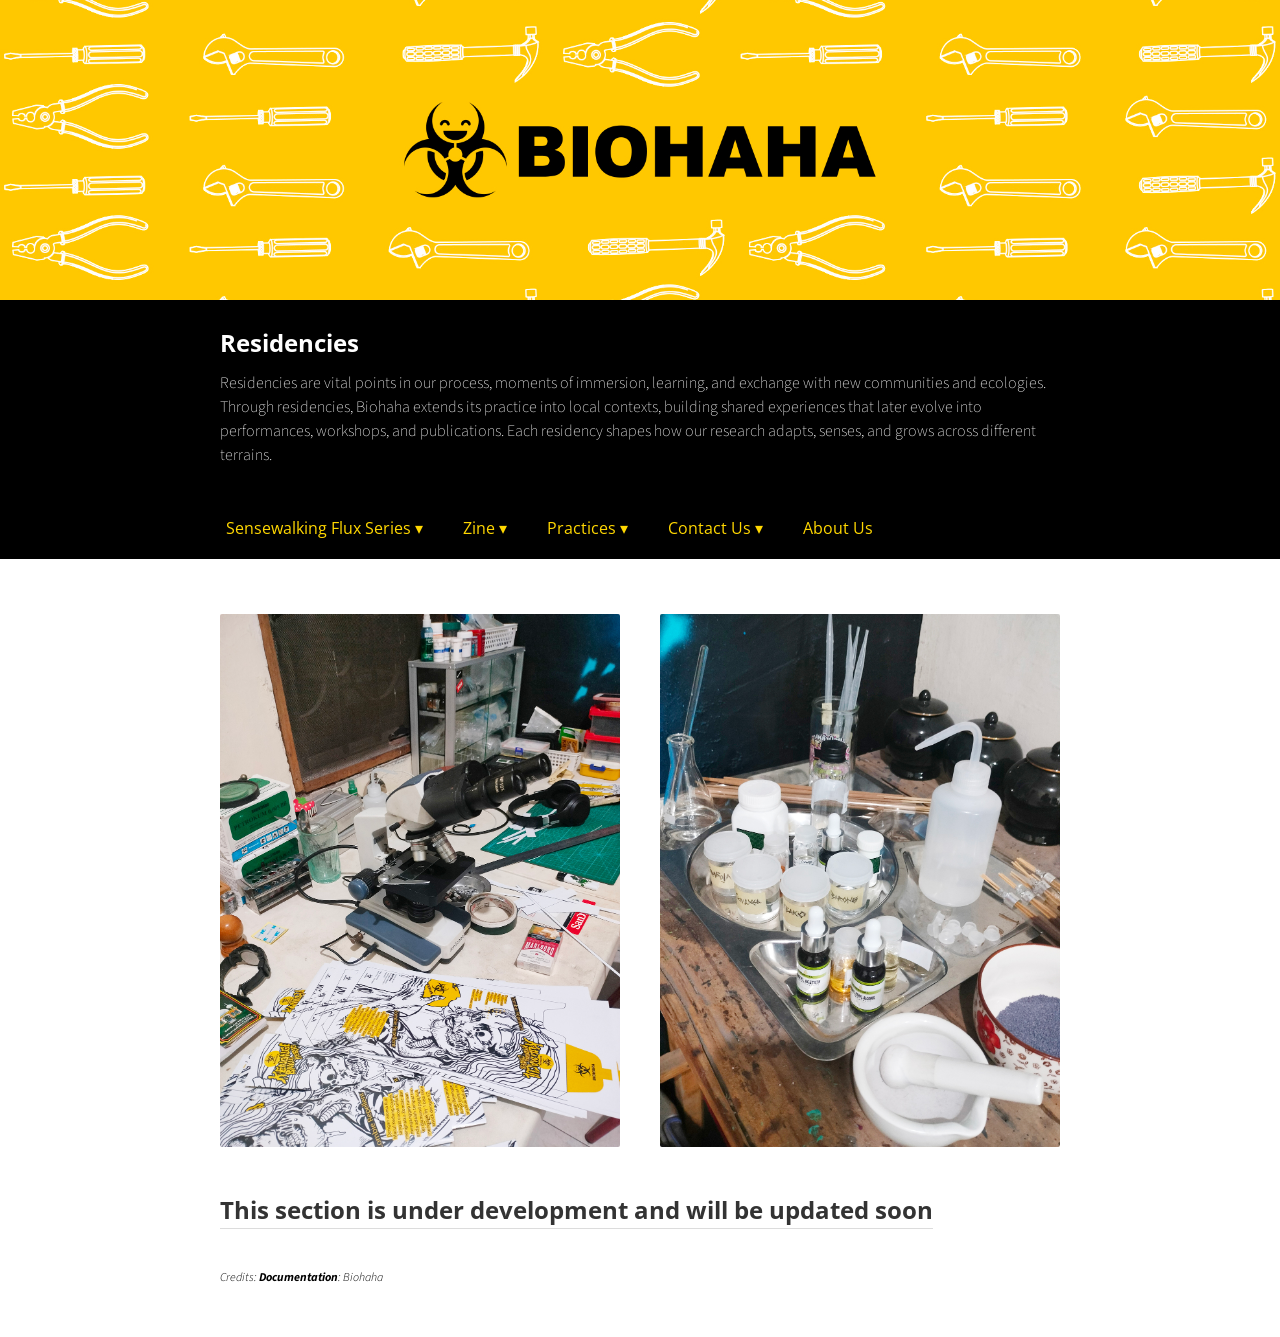
<file: residencies.html>
<!doctype html>
<html>

<head> 
	<meta content="Biohaha is a collaborative platform that merges art and science, with a focus on biology and its relevance to Indonesia’s social, cultural, and climatic conditions" name="description">
	<meta content="Biohaha, biohaha, bio.haha, bio-haha, Bio electronic, Biology laboratory, Bio lab, Bio art, Art and science, Art and biology, Art and technology, Culture and technology, Technology, Biology, New media art, Interdisciplinary, DIY, DIWO, Do It Together, Sensewalking, Sensewalking flux, Helmi Hardian, Angela Sunaryo, Bandung, Indonesia" name="keywords">
	<link rel="canonical" href="https://bio-haha.github.io/sensewalking" />
	<link rel="shortcut icon" type="image/x-icon" href="img/biohaha-icon.png">
	
  <title>Biohaha</title>
  <meta charset="utf-8" name="viewport" content="width=device-width, initial-scale=1">
  <link href="https://use.fontawesome.com/releases/v5.2.0/css/all.css" media="screen" rel="stylesheet" type="text/css" />
  <link href="css/frame.css" media="screen" rel="stylesheet" type="text/css" />
  <link href='https://fonts.googleapis.com/css?family=Open+Sans:400,700' rel='stylesheet' type='text/css'>
  <link href='https://fonts.googleapis.com/css?family=Open+Sans+Condensed:300,700' rel='stylesheet' type='text/css'>
  <link href="https://fonts.googleapis.com/css?family=Source+Sans+Pro:400,700" rel="stylesheet">
  <script src="https://ajax.googleapis.com/ajax/libs/jquery/3.3.1/jquery.min.js"></script>
</head>

<body>
  <div class="menu-container"></div>
  <div class="content-container">
    <!-------------------------------------------------------------------------------------------->
    <!--Start Header-->
    <div class="banner" style="background: url('img-practices/biohaha-background.jpeg') no-repeat center; background-size: cover; height: 300px;"></div>
    <div class="banner">
      <div class="banner-table flex-column">
        <div class="flex-row">
          <div class="flex-item flex-column">
            <h2 class="add-top-margin-small">Residencies</h2>
            <p class="text"> 
				Residencies are vital points in our process, moments of immersion, learning, and exchange with new communities and ecologies.
				Through residencies, Biohaha extends its practice into local contexts, building shared experiences that later evolve into performances, workshops, and publications.
				Each residency shapes how our research adapts, senses, and grows across different terrains. 
			  </p>
          </div>
        </div>
      </div>
    </div>
    <!--End Header-->
    <!--------------------------------------------------------------------------------------------> 
	<!--Start Menu-->  
	  <nav class="navbar" role="navigation" aria-label="Main navigation">
    <ul class="menu">
      <li class="dropdown" data-dropdown>
        <a href="#" class="dropbtn" aria-haspopup="true" aria-expanded="false">Sensewalking Flux Series ▾</a>
        <ul class="dropdown-content" role="menu" aria-label="Sensewalking Flux Series">
          <li role="none"><a role="menuitem" href="index.html">BPAF<br> Bandung - Indonesia</a></li>
          <li role="none"><a role="menuitem" href="acc-gwangju.html">Asia Culture Center<br> Gwangju - Korea</a></li>
          <li role="none"><a role="menuitem" href="dugu-busan.html">Art Space Dugu<br> Busan - Korea</a></li>
          <li role="none"><a role="menuitem" href="yamanakasuplex.html">Yamanaka Suplex<br> Kyoto, Shiga - Japan</a></li>
		  <li role="none"><a role="menuitem" href="smi-bangalore.html">Srishti Manipal Institute<br> Bangalore - India</a></li>
        </ul>
      </li> 
		
		<li class="dropdown" data-dropdown>
        <a href="#" class="dropbtn" aria-haspopup="true" aria-expanded="false">Zine ▾</a>
        <ul class="dropdown-content" role="menu" aria-label="Zine">
          <li role="none"><a role="menuitem" href="pdf/biohaha-helmi_hardian-angela_sunaryo-zine-byol.pdf" target="_blank">Build Your Own Lab<br> and Share It</a></li>
          <li role="none"><a role="menuitem" href="pdf/biohaha-helmi_hardian-angela_sunaryo-zine.pdf" target="_blank">Sensewalking Flux<br> Indonesia</a></li>
          <li role="none"><a role="menuitem" href="pdf/biohaha-helmi_hardian-angela_sunaryo-zine-acc.pdf" target="_blank">Sensewalking Flux<br> Korea (I)</a></li>
		  <li role="none"><a role="menuitem" href="pdf/biohaha-helmi_hardian-angela_sunaryo-zine-dugu.pdf" target="_blank">Sensewalking Flux<br> Korea (II)</a></li>
		  <li role="none"><a role="menuitem" href="pdf/biohaha-helmi_hardian-angela_sunaryo-zine-yamanaka_suplex.pdf" target="_blank">Sensewalking Flux<br> Japan</a></li>
		  <li role="none"><a role="menuitem" href="pdf/biohaha-helmi_hardian-angela_sunaryo-zine-smi.pdf" target="_blank">Sensewalking Flux<br> India</a></li>
        </ul>
      </li>
		
		<li class="dropdown" data-dropdown>
        <a href="#" class="dropbtn" aria-haspopup="true" aria-expanded="false">Practices ▾</a>
        <ul class="dropdown-content" role="menu" aria-label="Sensewalking Flux Series">
          <li role="none"><a role="menuitem" href="projects.html">Projects</a></li>
          <li role="none"><a role="menuitem" href="exhibitions.html">Exhibitions</a></li>
          <li role="none"><a role="menuitem" href="residencies.html">Residencies</a></li>
          <li role="none"><a role="menuitem" href="workshops.html">Workshops</a></li>
		  <li role="none"><a role="menuitem" href="research.html">Research</a></li>
		  <li role="none"><a role="menuitem" href="products.html">Products</a></li>
        </ul>
      </li>

      <li class="dropdown" data-dropdown>
        <a href="#" class="dropbtn" aria-haspopup="true" aria-expanded="false">Contact Us ▾</a>
        <ul class="dropdown-content" role="menu" aria-label="Contact">
          <li role="none"><a role="menuitem" href="https://www.instagram.com/bio.haha/" target="_blank">
			  <i class="fab fa-instagram"></i> Biohaha</a></li>
          <li role="none"><a role="menuitem" href="https://www.instagram.com/helmihardian/" target="_blank">
			  <i class="fab fa-instagram"></i> Helmi Hardian</a></li>
          <li role="none"><a role="menuitem" href="https://www.instagram.com/angela_sunaryo/" target="_blank">
			  <i class="fab fa-instagram"></i> Angela Sunaryo</a></li>
        </ul>
      </li> 
		
		<li>
        <a href="about.html" class="dropbtn">About Us</a>
      	</li>
		
    </ul>
  </nav>

  <!-- Small script to make dropdowns reliable on hover, focus, touch, and keyboard -->
  <script>
    (function () {
      const DROPDOWN_SELECTOR = '[data-dropdown]';
      const dropdowns = Array.from(document.querySelectorAll(DROPDOWN_SELECTOR));

      // Utility: close all dropdowns except optional keep
      function closeAll(except = null) {
        dropdowns.forEach(dd => {
          if (dd === except) return;
          dd.classList.remove('open');
          const btn = dd.querySelector('.dropbtn');
          if (btn) btn.setAttribute('aria-expanded', 'false');
        });
      }

      // Toggle a dropdown element
      function toggleDropdown(dd, open) {
        const btn = dd.querySelector('.dropbtn');
        if (open === undefined) open = !dd.classList.contains('open');
        closeAll(open ? dd : null);
        dd.classList.toggle('open', open);
        if (btn) btn.setAttribute('aria-expanded', open ? 'true' : 'false');
      }

      // Click on button (or tap) — prevent default anchor navigation
      dropdowns.forEach(dd => {
        const btn = dd.querySelector('.dropbtn');
        const panel = dd.querySelector('.dropdown-content');

        // Mouse enter/leave: show dropdown on hover for desktop pointer devices
        dd.addEventListener('pointerenter', (e) => {
          // only show on non-touch pointer (mouse)
          if (e.pointerType === 'mouse') toggleDropdown(dd, true);
        });
        dd.addEventListener('pointerleave', (e) => {
          if (e.pointerType === 'mouse') toggleDropdown(dd, false);
        });

        // Click / Tap: open/close (prevents sticky hover issues on touch)
        btn.addEventListener('click', (e) => {
          e.preventDefault();
          toggleDropdown(dd);
        });

        // Keyboard: Enter / Space to toggle; Escape to close
        btn.addEventListener('keydown', (e) => {
          if (e.key === 'Enter' || e.key === ' ' || e.key === 'Spacebar') {
            e.preventDefault();
            toggleDropdown(dd);
            // move focus to first menuitem when opening
            if (dd.classList.contains('open')) {
              const firstItem = panel.querySelector('[role="menuitem"]');
              if (firstItem) firstItem.focus();
            }
          } else if (e.key === 'Escape' || e.key === 'Esc') {
            toggleDropdown(dd, false);
            btn.focus();
          }
        });

        // Close when a menu item is activated (click)
        panel.addEventListener('click', (e) => {
          // allow links to work, but close menu after click
          toggleDropdown(dd, false);
        });
      });

      // Close when clicking outside
      document.addEventListener('click', (e) => {
        if (!e.target.closest(DROPDOWN_SELECTOR)) closeAll();
      });

      // Close on ESC globally
      document.addEventListener('keydown', (e) => {
        if (e.key === 'Escape' || e.key === 'Esc') closeAll();
      });
    })();
  </script> 
	  	<!--End Menu-->
	  	<!-------------------------------------------------------------------------------------------->	  
    <div class="content">
      <div class="content-table flex-column">
        <!-------------------------------------------------------------------------------------------->
        <!--Start Intro--> 	  	  
		   <div class="flex-row-space-between">
          <div class="flex-item flex-column">
            <a href="img-practices/biohaha-helmi_hardian-angela_sunaryo-residencies-001.jpg" target="_blank" class="image max-width-400">
              <img src="img-practices/biohaha-helmi_hardian-angela_sunaryo-residencies-001.jpg">
            </a>
          </div>
          <div class="flex-item flex-column">
            <a href="img-practices/biohaha-helmi_hardian-angela_sunaryo-residencies-002.jpg" target="_blank" class="image max-width-400">
              <img src="img-practices/biohaha-helmi_hardian-angela_sunaryo-residencies-002.jpg">
            </a>
          </div>
        </div>
		  
        <div class="flex-row">
          <div class="flex-item flex-column">
			  <h2 id="Open">This section is under development and will be updated soon</h2>
            <hr>
          </div>
        </div>
        <!--End Intro-->
        <!-------------------------------------------------------------------------------------------->
        <!--Start Credits-->
        <div class="flex-row">
          <div class="flex-item flex-item-stretch flex-column">
            <p class="text text-small text-italic add-top-margin-large">
              Credits: <span class="highlight-text">Documentation</span>: Biohaha
            </p>
          </div>
        </div>
        <!--End Credits-->
        <!-------------------------------------------------------------------------------------------->
      </div>
    </div>
</body>

</html>
</file>
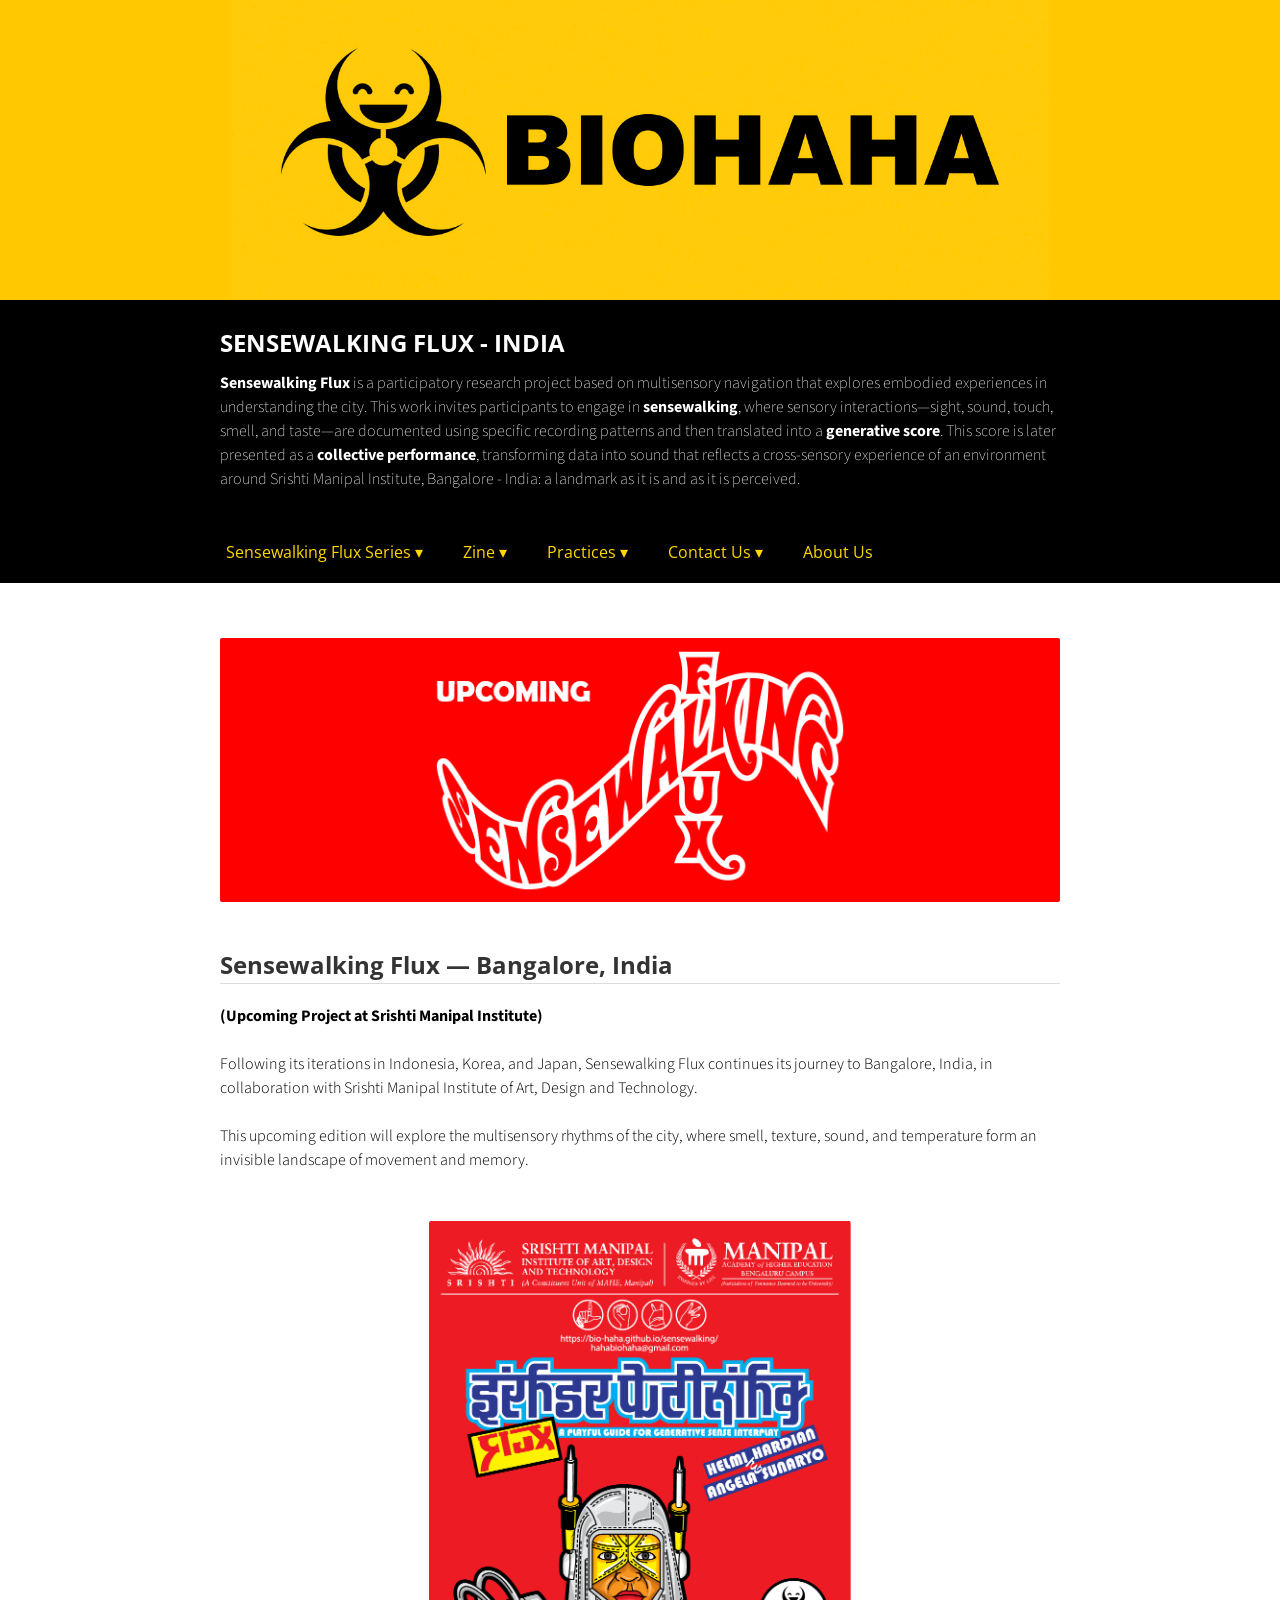
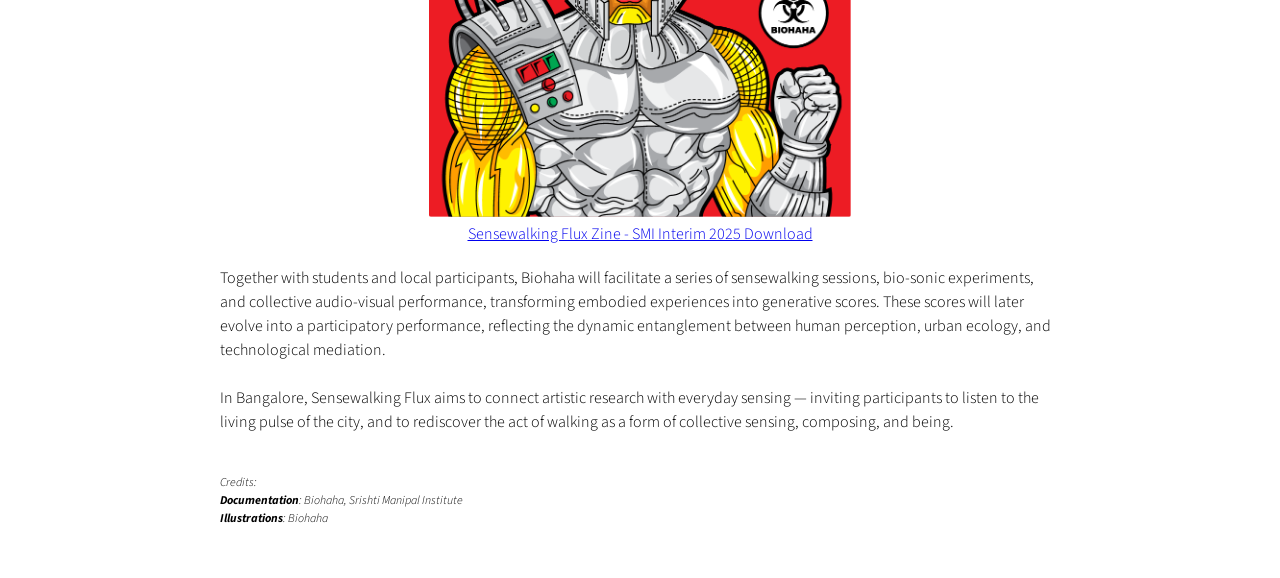
<file: smi-bangalore.html>
<!doctype html>
<html>

<head> 
	<meta content="Biohaha is a collaborative platform that merges art and science, with a focus on biology and its relevance to Indonesia’s social, cultural, and climatic conditions" name="description">
	<meta content="Biohaha, biohaha, bio.haha, bio-haha, Bio electronic, Biology laboratory, Bio lab, Bio art, Art and science, Art and biology, Art and technology, Culture and technology, Technology, Biology, New media art, Interdisciplinary, DIY, DIWO, Do It Together, Sensewalking, Sensewalking flux, Helmi Hardian, Angela Sunaryo, Bandung, Indonesia" name="keywords">
	<link rel="canonical" href="https://bio-haha.github.io/sensewalking" />
	<link rel="shortcut icon" type="image/x-icon" href="img/biohaha-icon.png"> 
	
  <title>Biohaha</title>
  <meta charset="utf-8" name="viewport" content="width=device-width, initial-scale=1">
  <link href="https://use.fontawesome.com/releases/v5.2.0/css/all.css" media="screen" rel="stylesheet" type="text/css" />
  <link href="css/frame.css" media="screen" rel="stylesheet" type="text/css" />
  <link href='https://fonts.googleapis.com/css?family=Open+Sans:400,700' rel='stylesheet' type='text/css'>
  <link href='https://fonts.googleapis.com/css?family=Open+Sans+Condensed:300,700' rel='stylesheet' type='text/css'>
  <link href="https://fonts.googleapis.com/css?family=Source+Sans+Pro:400,700" rel="stylesheet">
  <script src="https://ajax.googleapis.com/ajax/libs/jquery/3.3.1/jquery.min.js"></script>
</head>

<body>
  <div class="menu-container"></div>
  <div class="content-container">
    <!-------------------------------------------------------------------------------------------->
    <!--Start Header-->
    <div class="banner" style="background: url('img/biohaha-background.jpeg') no-repeat center; background-size: cover; height: 300px;"></div>
    <div class="banner">
      <div class="banner-table flex-column">
        <div class="flex-row">
          <div class="flex-item flex-column">
            <h2 class="add-top-margin-small">SENSEWALKING FLUX - INDIA</h2>
            <p class="text"> 
				<strong>Sensewalking Flux</strong> is a participatory research project based on multisensory navigation that explores embodied experiences in understanding the city. This work invites participants to engage in <strong>sensewalking</strong>, where sensory interactions—sight, sound, touch, smell, and taste—are documented using specific recording patterns and then translated into a <strong>generative score</strong>. This score is later presented as a <strong>collective performance</strong>, transforming data into sound that reflects a cross-sensory experience of an environment around Srishti Manipal Institute, Bangalore - India: a landmark as it is and as it is perceived. 
			  </p>
          </div>
        </div>
      </div>
    </div>
    <!--End Header-->
    <!--------------------------------------------------------------------------------------------> 
	<!--Start Menu-->  
	  <nav class="navbar" role="navigation" aria-label="Main navigation">
    <ul class="menu">
      <li class="dropdown" data-dropdown>
        <a href="#" class="dropbtn" aria-haspopup="true" aria-expanded="false">Sensewalking Flux Series ▾</a>
        <ul class="dropdown-content" role="menu" aria-label="Sensewalking Flux Series">
          <li role="none"><a role="menuitem" href="index.html">BPAF<br> Bandung - Indonesia</a></li>
          <li role="none"><a role="menuitem" href="acc-gwangju.html">Asia Culture Center<br> Gwangju - Korea</a></li>
          <li role="none"><a role="menuitem" href="dugu-busan.html">Art Space Dugu<br> Busan - Korea</a></li>
          <li role="none"><a role="menuitem" href="yamanakasuplex.html">Yamanaka Suplex<br> Kyoto, Shiga - Japan</a></li>
		  <li role="none"><a role="menuitem" href="smi-bangalore.html">Srishti Manipal Institute<br> Bangalore - India</a></li>
        </ul>
      </li> 
		
		<li class="dropdown" data-dropdown>
        <a href="#" class="dropbtn" aria-haspopup="true" aria-expanded="false">Zine ▾</a>
        <ul class="dropdown-content" role="menu" aria-label="Zine">
          <li role="none"><a role="menuitem" href="pdf/biohaha-helmi_hardian-angela_sunaryo-zine-byol.pdf" target="_blank">Build Your Own Lab<br> and Share It</a></li>
          <li role="none"><a role="menuitem" href="pdf/biohaha-helmi_hardian-angela_sunaryo-zine.pdf" target="_blank">Sensewalking Flux<br> Indonesia</a></li>
          <li role="none"><a role="menuitem" href="pdf/biohaha-helmi_hardian-angela_sunaryo-zine-acc.pdf" target="_blank">Sensewalking Flux<br> Korea (I)</a></li>
		  <li role="none"><a role="menuitem" href="pdf/biohaha-helmi_hardian-angela_sunaryo-zine-dugu.pdf" target="_blank">Sensewalking Flux<br> Korea (II)</a></li>
		  <li role="none"><a role="menuitem" href="pdf/biohaha-helmi_hardian-angela_sunaryo-zine-yamanaka_suplex.pdf" target="_blank">Sensewalking Flux<br> Japan</a></li>
		  <li role="none"><a role="menuitem" href="pdf/biohaha-helmi_hardian-angela_sunaryo-zine-smi.pdf" target="_blank">Sensewalking Flux<br> India</a></li>
        </ul>
      </li>
		
		<li class="dropdown" data-dropdown>
        <a href="#" class="dropbtn" aria-haspopup="true" aria-expanded="false">Practices ▾</a>
        <ul class="dropdown-content" role="menu" aria-label="Sensewalking Flux Series">
          <li role="none"><a role="menuitem" href="projects.html">Projects</a></li>
          <li role="none"><a role="menuitem" href="exhibitions.html">Exhibitions</a></li>
          <li role="none"><a role="menuitem" href="residencies.html">Residencies</a></li>
          <li role="none"><a role="menuitem" href="workshops.html">Workshops</a></li>
		  <li role="none"><a role="menuitem" href="research.html">Research</a></li>
		  <li role="none"><a role="menuitem" href="products.html">Products</a></li>
        </ul>
      </li>

      <li class="dropdown" data-dropdown>
        <a href="#" class="dropbtn" aria-haspopup="true" aria-expanded="false">Contact Us ▾</a>
        <ul class="dropdown-content" role="menu" aria-label="Contact">
          <li role="none"><a role="menuitem" href="https://www.instagram.com/bio.haha/" target="_blank">
			  <i class="fab fa-instagram"></i> Biohaha</a></li>
          <li role="none"><a role="menuitem" href="https://www.instagram.com/helmihardian/" target="_blank">
			  <i class="fab fa-instagram"></i> Helmi Hardian</a></li>
          <li role="none"><a role="menuitem" href="https://www.instagram.com/angela_sunaryo/" target="_blank">
			  <i class="fab fa-instagram"></i> Angela Sunaryo</a></li>
        </ul>
      </li> 
		
		<li>
        <a href="about.html" class="dropbtn">About Us</a>
      	</li>
		
    </ul>
  </nav>

  <!-- Small script to make dropdowns reliable on hover, focus, touch, and keyboard -->
  <script>
    (function () {
      const DROPDOWN_SELECTOR = '[data-dropdown]';
      const dropdowns = Array.from(document.querySelectorAll(DROPDOWN_SELECTOR));

      // Utility: close all dropdowns except optional keep
      function closeAll(except = null) {
        dropdowns.forEach(dd => {
          if (dd === except) return;
          dd.classList.remove('open');
          const btn = dd.querySelector('.dropbtn');
          if (btn) btn.setAttribute('aria-expanded', 'false');
        });
      }

      // Toggle a dropdown element
      function toggleDropdown(dd, open) {
        const btn = dd.querySelector('.dropbtn');
        if (open === undefined) open = !dd.classList.contains('open');
        closeAll(open ? dd : null);
        dd.classList.toggle('open', open);
        if (btn) btn.setAttribute('aria-expanded', open ? 'true' : 'false');
      }

      // Click on button (or tap) — prevent default anchor navigation
      dropdowns.forEach(dd => {
        const btn = dd.querySelector('.dropbtn');
        const panel = dd.querySelector('.dropdown-content');

        // Mouse enter/leave: show dropdown on hover for desktop pointer devices
        dd.addEventListener('pointerenter', (e) => {
          // only show on non-touch pointer (mouse)
          if (e.pointerType === 'mouse') toggleDropdown(dd, true);
        });
        dd.addEventListener('pointerleave', (e) => {
          if (e.pointerType === 'mouse') toggleDropdown(dd, false);
        });

        // Click / Tap: open/close (prevents sticky hover issues on touch)
        btn.addEventListener('click', (e) => {
          e.preventDefault();
          toggleDropdown(dd);
        });

        // Keyboard: Enter / Space to toggle; Escape to close
        btn.addEventListener('keydown', (e) => {
          if (e.key === 'Enter' || e.key === ' ' || e.key === 'Spacebar') {
            e.preventDefault();
            toggleDropdown(dd);
            // move focus to first menuitem when opening
            if (dd.classList.contains('open')) {
              const firstItem = panel.querySelector('[role="menuitem"]');
              if (firstItem) firstItem.focus();
            }
          } else if (e.key === 'Escape' || e.key === 'Esc') {
            toggleDropdown(dd, false);
            btn.focus();
          }
        });

        // Close when a menu item is activated (click)
        panel.addEventListener('click', (e) => {
          // allow links to work, but close menu after click
          toggleDropdown(dd, false);
        });
      });

      // Close when clicking outside
      document.addEventListener('click', (e) => {
        if (!e.target.closest(DROPDOWN_SELECTOR)) closeAll();
      });

      // Close on ESC globally
      document.addEventListener('keydown', (e) => {
        if (e.key === 'Escape' || e.key === 'Esc') closeAll();
      });
    })();
  </script> 
	  	<!--End Menu-->
	  	<!-------------------------------------------------------------------------------------------->	  
    <div class="content">
      <div class="content-table flex-column">
        <!-------------------------------------------------------------------------------------------->
        <!--Start Intro--> 	  
        <div class="flex-row">
          <div class="flex-item flex-column">
            <img class="image" src="img-smi/biohaha-helmi_hardian-angela_sunaryo-wide-img-smi.png">
          </div>
        </div>
        <div class="flex-row">
          <div class="flex-item flex-column">
			  <h2 id="Open">Sensewalking Flux — Bangalore, India</h2>
            <hr>
            <p class="text"> 
				<strong>(Upcoming Project at Srishti Manipal Institute)</strong><br><br>
				Following its iterations in Indonesia, Korea, and Japan, Sensewalking Flux continues its journey to Bangalore, India, in collaboration with Srishti Manipal Institute of Art, Design and Technology. <br><br>
				
				This upcoming edition will explore the multisensory rhythms of the city, where smell, texture, sound, and temperature form an invisible landscape of movement and memory. <br><br> 
				</p>
				
				<img class="image center" src="img-smi/biohaha-helmi_hardian-angela_sunaryo-zine-smi.png" style="max-width: 422px;">
			    <a href="pdf/biohaha-helmi_hardian-angela_sunaryo-zine-smi.pdf" target="_blank">
			    <p class="image-caption">Sensewalking Flux Zine - SMI Interim 2025 Download</p> 
				  </a> 
			  
			  <p class="text"> 
				Together with students and local participants, Biohaha will facilitate a series of sensewalking sessions, bio-sonic experiments, and collective audio-visual performance, transforming embodied experiences into generative scores. These scores will later evolve into a participatory performance, reflecting the dynamic entanglement between human perception, urban ecology, and technological mediation. <br><br>

				In Bangalore, Sensewalking Flux aims to connect artistic research with everyday sensing — inviting participants to listen to the living pulse of the city, and to rediscover the act of walking as a form of collective sensing, composing, and being.
			  </p>
          </div>
        </div> 
		  
		  <div class="flex-row">
          <div class="flex-item flex-column"> 
			  
          </div>
        </div>
		  
        <!--End Intro-->
        <!-------------------------------------------------------------------------------------------->
        <!--Start Credits-->
        <div class="flex-row">
          <div class="flex-item flex-item-stretch flex-column">
            <p class="text text-small text-italic add-top-margin-large">
              Credits: <br>
				<span class="highlight-text">Documentation</span>: Biohaha, Srishti Manipal Institute <br>
				<span class="highlight-text">Illustrations</span>: Biohaha <br>
            </p>
          </div>
        </div>
        <!--End Credits-->
        <!-------------------------------------------------------------------------------------------->
      </div>
    </div>
</body>

</html>
</file>
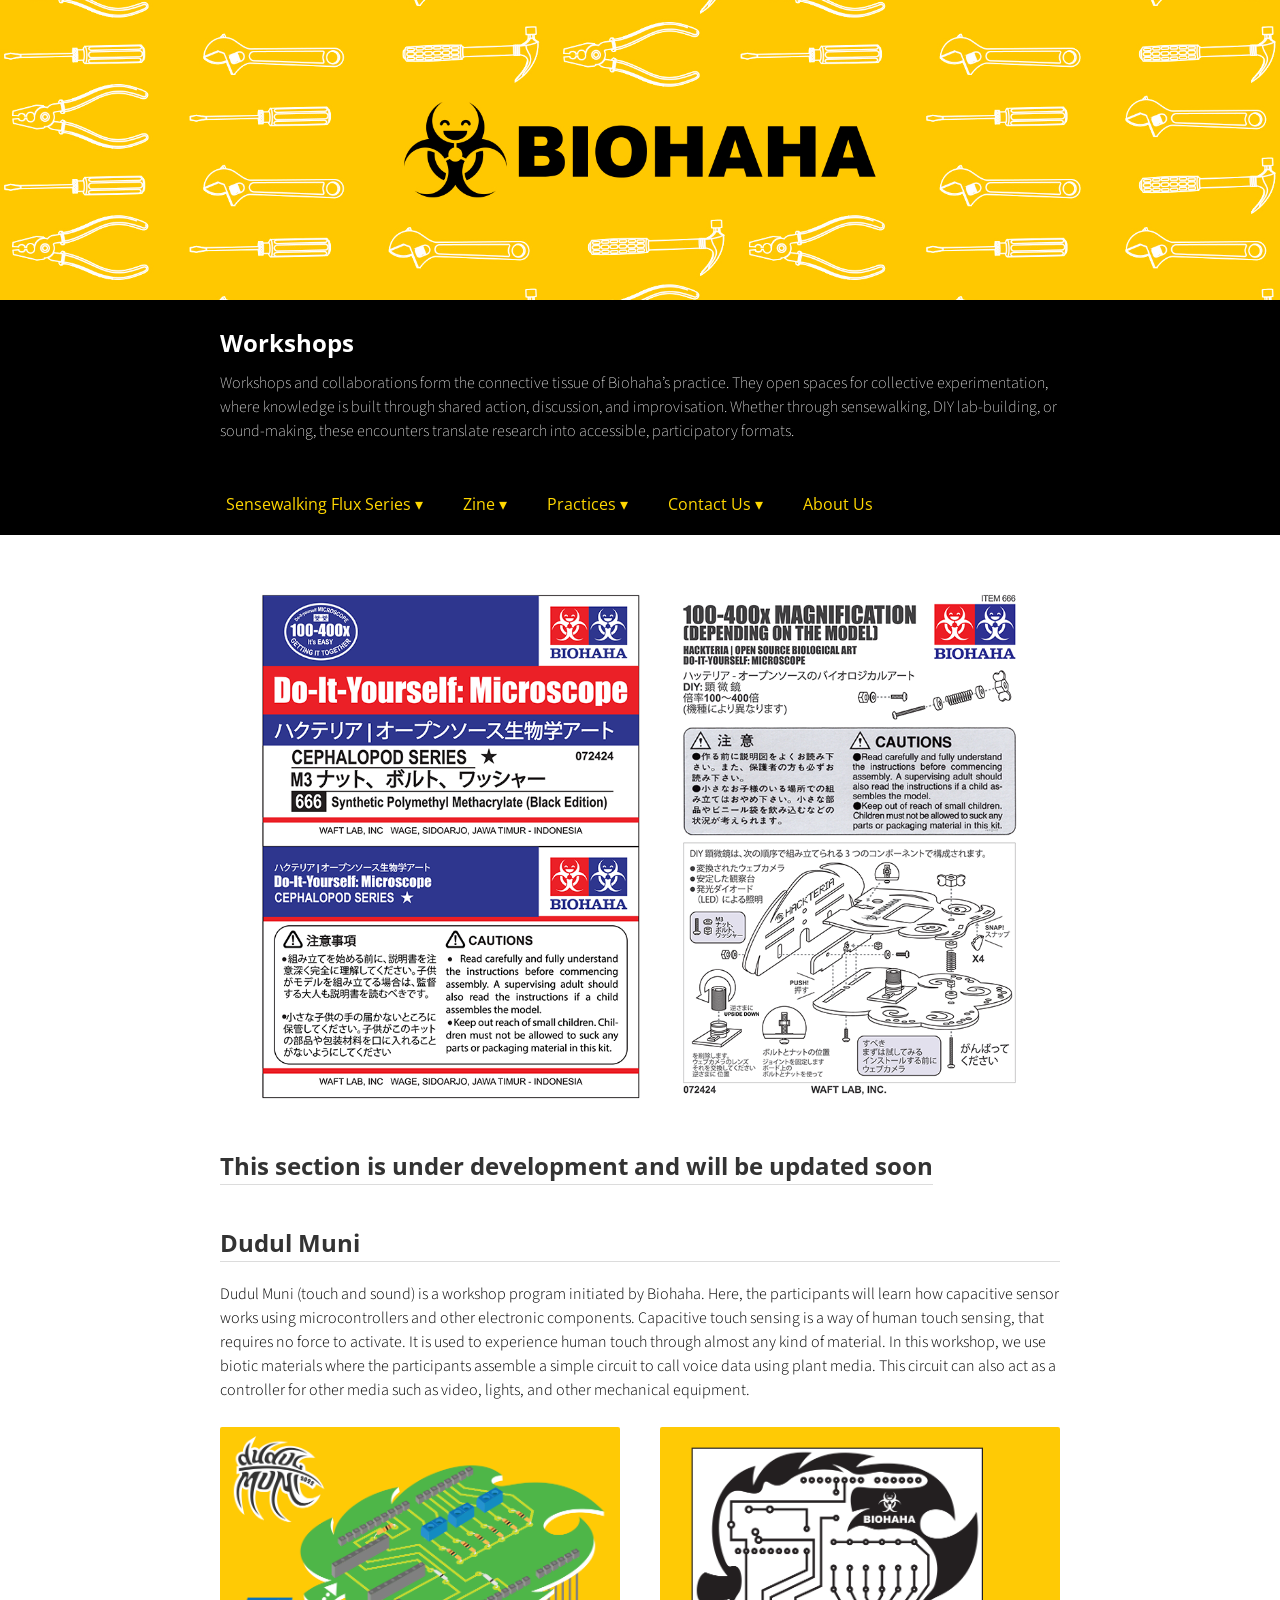
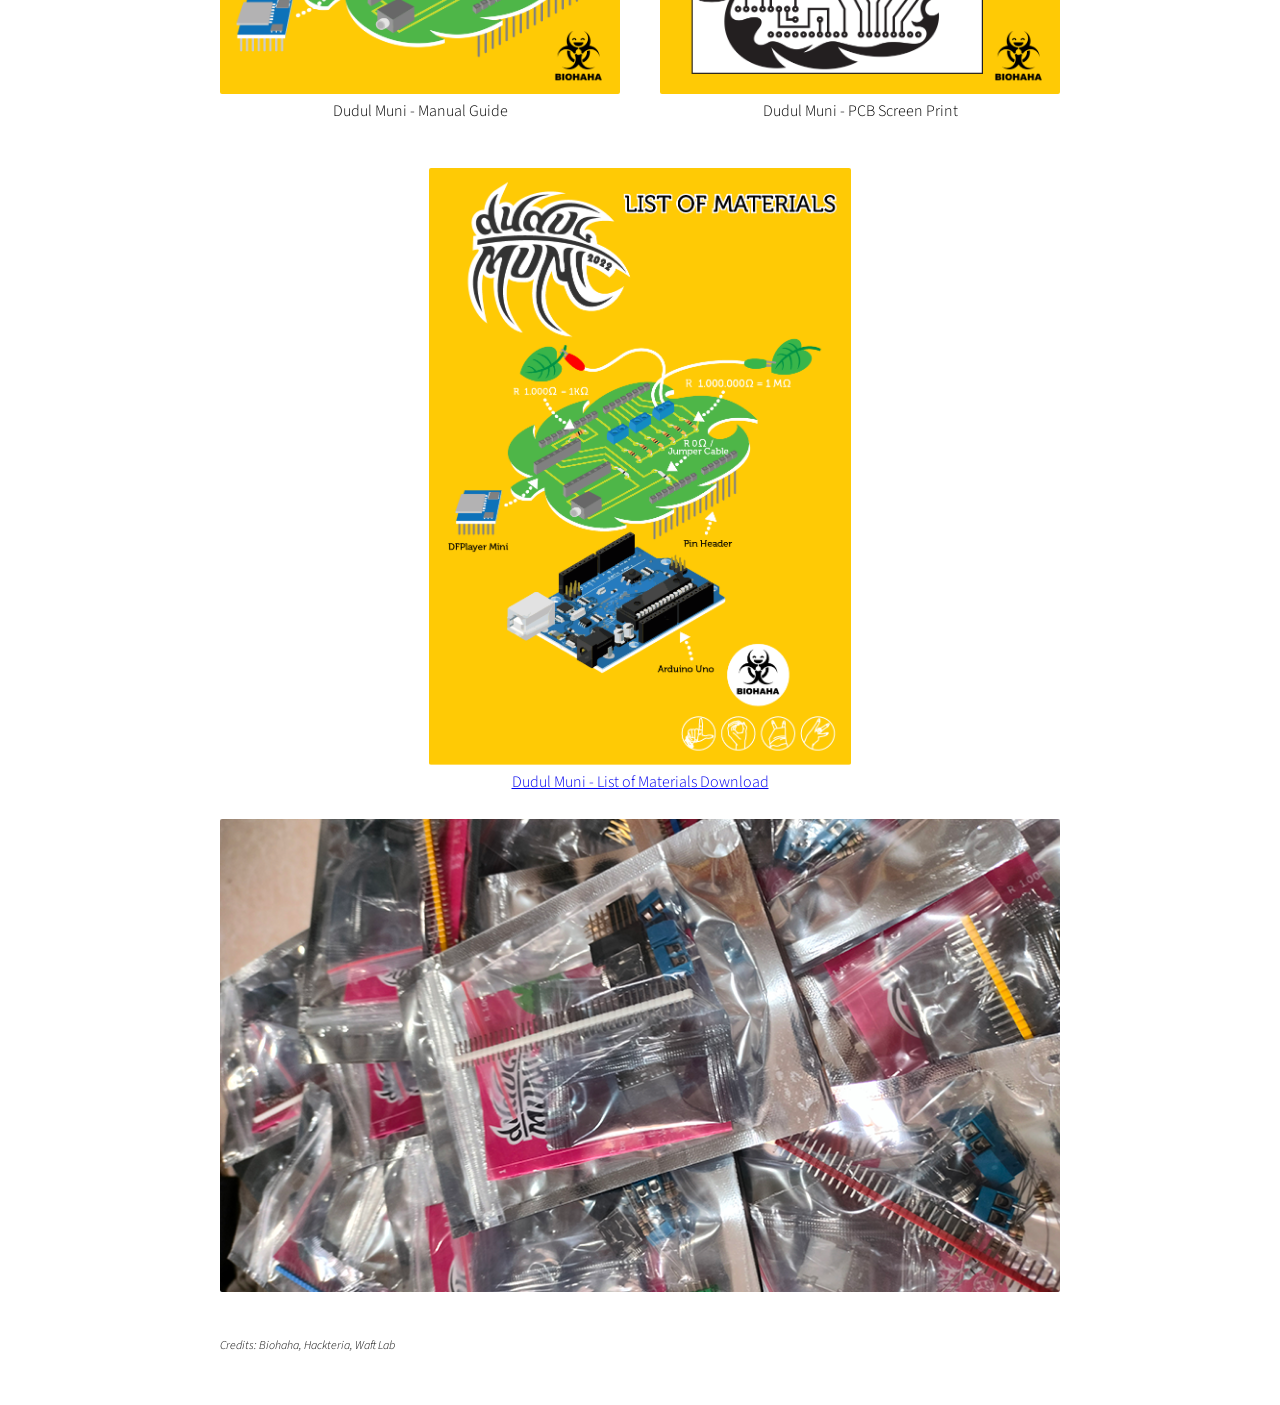
<file: workshops.html>
<!doctype html>
<html>

<head> 
	<meta content="Biohaha is a collaborative platform that merges art and science, with a focus on biology and its relevance to Indonesia’s social, cultural, and climatic conditions" name="description">
	<meta content="Biohaha, biohaha, bio.haha, bio-haha, Bio electronic, Biology laboratory, Bio lab, Bio art, Art and science, Art and biology, Art and technology, Culture and technology, Technology, Biology, New media art, Interdisciplinary, DIY, DIWO, Do It Together, Sensewalking, Sensewalking flux, Helmi Hardian, Angela Sunaryo, Bandung, Indonesia" name="keywords">
	<link rel="canonical" href="https://bio-haha.github.io/sensewalking" />
	<link rel="shortcut icon" type="image/x-icon" href="img/biohaha-icon.png"> 
	
  <title>Biohaha</title>
  <meta charset="utf-8" name="viewport" content="width=device-width, initial-scale=1">
  <link href="https://use.fontawesome.com/releases/v5.2.0/css/all.css" media="screen" rel="stylesheet" type="text/css" />
  <link href="css/frame.css" media="screen" rel="stylesheet" type="text/css" />
  <link href='https://fonts.googleapis.com/css?family=Open+Sans:400,700' rel='stylesheet' type='text/css'>
  <link href='https://fonts.googleapis.com/css?family=Open+Sans+Condensed:300,700' rel='stylesheet' type='text/css'>
  <link href="https://fonts.googleapis.com/css?family=Source+Sans+Pro:400,700" rel="stylesheet">
  <script src="https://ajax.googleapis.com/ajax/libs/jquery/3.3.1/jquery.min.js"></script>
</head>

<body>
  <div class="menu-container"></div>
  <div class="content-container">
    <!-------------------------------------------------------------------------------------------->
    <!--Start Header-->
    <div class="banner" style="background: url('img-practices/biohaha-background.jpeg') no-repeat center; background-size: cover; height: 300px;"></div>
    <div class="banner">
      <div class="banner-table flex-column">
        <div class="flex-row">
          <div class="flex-item flex-column">
            <h2 class="add-top-margin-small">Workshops</h2>
            <p class="text"> 
				Workshops and collaborations form the connective tissue of Biohaha’s practice.
				They open spaces for collective experimentation, where knowledge is built through shared action, discussion, and improvisation.
				Whether through sensewalking, DIY lab-building, or sound-making, these encounters translate research into accessible, participatory formats. 
			  </p>
          </div>
        </div>
      </div>
    </div>
    <!--End Header-->
    <!--------------------------------------------------------------------------------------------> 
	<!--Start Menu-->  
	  <nav class="navbar" role="navigation" aria-label="Main navigation">
    <ul class="menu">
      <li class="dropdown" data-dropdown>
        <a href="#" class="dropbtn" aria-haspopup="true" aria-expanded="false">Sensewalking Flux Series ▾</a>
        <ul class="dropdown-content" role="menu" aria-label="Sensewalking Flux Series">
          <li role="none"><a role="menuitem" href="index.html">BPAF<br> Bandung - Indonesia</a></li>
          <li role="none"><a role="menuitem" href="acc-gwangju.html">Asia Culture Center<br> Gwangju - Korea</a></li>
          <li role="none"><a role="menuitem" href="dugu-busan.html">Art Space Dugu<br> Busan - Korea</a></li>
          <li role="none"><a role="menuitem" href="yamanakasuplex.html">Yamanaka Suplex<br> Kyoto, Shiga - Japan</a></li>
		  <li role="none"><a role="menuitem" href="smi-bangalore.html">Srishti Manipal Institute<br> Bangalore - India</a></li>
        </ul>
      </li> 
		
		<li class="dropdown" data-dropdown>
        <a href="#" class="dropbtn" aria-haspopup="true" aria-expanded="false">Zine ▾</a>
        <ul class="dropdown-content" role="menu" aria-label="Zine">
          <li role="none"><a role="menuitem" href="pdf/biohaha-helmi_hardian-angela_sunaryo-zine-byol.pdf" target="_blank">Build Your Own Lab<br> and Share It</a></li>
          <li role="none"><a role="menuitem" href="pdf/biohaha-helmi_hardian-angela_sunaryo-zine.pdf" target="_blank">Sensewalking Flux<br> Indonesia</a></li>
          <li role="none"><a role="menuitem" href="pdf/biohaha-helmi_hardian-angela_sunaryo-zine-acc.pdf" target="_blank">Sensewalking Flux<br> Korea (I)</a></li>
		  <li role="none"><a role="menuitem" href="pdf/biohaha-helmi_hardian-angela_sunaryo-zine-dugu.pdf" target="_blank">Sensewalking Flux<br> Korea (II)</a></li>
		  <li role="none"><a role="menuitem" href="pdf/biohaha-helmi_hardian-angela_sunaryo-zine-yamanaka_suplex.pdf" target="_blank">Sensewalking Flux<br> Japan</a></li>
		  <li role="none"><a role="menuitem" href="pdf/biohaha-helmi_hardian-angela_sunaryo-zine-smi.pdf" target="_blank">Sensewalking Flux<br> India</a></li>
        </ul>
      </li>
		
		<li class="dropdown" data-dropdown>
        <a href="#" class="dropbtn" aria-haspopup="true" aria-expanded="false">Practices ▾</a>
        <ul class="dropdown-content" role="menu" aria-label="Sensewalking Flux Series">
          <li role="none"><a role="menuitem" href="projects.html">Projects</a></li>
          <li role="none"><a role="menuitem" href="exhibitions.html">Exhibitions</a></li>
          <li role="none"><a role="menuitem" href="residencies.html">Residencies</a></li>
          <li role="none"><a role="menuitem" href="workshops.html">Workshops</a></li>
		  <li role="none"><a role="menuitem" href="research.html">Research</a></li>
		  <li role="none"><a role="menuitem" href="products.html">Products</a></li>
        </ul>
      </li>

      <li class="dropdown" data-dropdown>
        <a href="#" class="dropbtn" aria-haspopup="true" aria-expanded="false">Contact Us ▾</a>
        <ul class="dropdown-content" role="menu" aria-label="Contact">
          <li role="none"><a role="menuitem" href="https://www.instagram.com/bio.haha/" target="_blank">
			  <i class="fab fa-instagram"></i> Biohaha</a></li>
          <li role="none"><a role="menuitem" href="https://www.instagram.com/helmihardian/" target="_blank">
			  <i class="fab fa-instagram"></i> Helmi Hardian</a></li>
          <li role="none"><a role="menuitem" href="https://www.instagram.com/angela_sunaryo/" target="_blank">
			  <i class="fab fa-instagram"></i> Angela Sunaryo</a></li>
        </ul>
      </li> 	
		
		<li>
        <a href="about.html" class="dropbtn">About Us</a>
      	</li>
		
    </ul>
  </nav>

  <!-- Small script to make dropdowns reliable on hover, focus, touch, and keyboard -->
  <script>
    (function () {
      const DROPDOWN_SELECTOR = '[data-dropdown]';
      const dropdowns = Array.from(document.querySelectorAll(DROPDOWN_SELECTOR));

      // Utility: close all dropdowns except optional keep
      function closeAll(except = null) {
        dropdowns.forEach(dd => {
          if (dd === except) return;
          dd.classList.remove('open');
          const btn = dd.querySelector('.dropbtn');
          if (btn) btn.setAttribute('aria-expanded', 'false');
        });
      }

      // Toggle a dropdown element
      function toggleDropdown(dd, open) {
        const btn = dd.querySelector('.dropbtn');
        if (open === undefined) open = !dd.classList.contains('open');
        closeAll(open ? dd : null);
        dd.classList.toggle('open', open);
        if (btn) btn.setAttribute('aria-expanded', open ? 'true' : 'false');
      }

      // Click on button (or tap) — prevent default anchor navigation
      dropdowns.forEach(dd => {
        const btn = dd.querySelector('.dropbtn');
        const panel = dd.querySelector('.dropdown-content');

        // Mouse enter/leave: show dropdown on hover for desktop pointer devices
        dd.addEventListener('pointerenter', (e) => {
          // only show on non-touch pointer (mouse)
          if (e.pointerType === 'mouse') toggleDropdown(dd, true);
        });
        dd.addEventListener('pointerleave', (e) => {
          if (e.pointerType === 'mouse') toggleDropdown(dd, false);
        });

        // Click / Tap: open/close (prevents sticky hover issues on touch)
        btn.addEventListener('click', (e) => {
          e.preventDefault();
          toggleDropdown(dd);
        });

        // Keyboard: Enter / Space to toggle; Escape to close
        btn.addEventListener('keydown', (e) => {
          if (e.key === 'Enter' || e.key === ' ' || e.key === 'Spacebar') {
            e.preventDefault();
            toggleDropdown(dd);
            // move focus to first menuitem when opening
            if (dd.classList.contains('open')) {
              const firstItem = panel.querySelector('[role="menuitem"]');
              if (firstItem) firstItem.focus();
            }
          } else if (e.key === 'Escape' || e.key === 'Esc') {
            toggleDropdown(dd, false);
            btn.focus();
          }
        });

        // Close when a menu item is activated (click)
        panel.addEventListener('click', (e) => {
          // allow links to work, but close menu after click
          toggleDropdown(dd, false);
        });
      });

      // Close when clicking outside
      document.addEventListener('click', (e) => {
        if (!e.target.closest(DROPDOWN_SELECTOR)) closeAll();
      });

      // Close on ESC globally
      document.addEventListener('keydown', (e) => {
        if (e.key === 'Escape' || e.key === 'Esc') closeAll();
      });
    })();
  </script> 
	  	<!--End Menu-->
	  	<!-------------------------------------------------------------------------------------------->	  
    <div class="content">
      <div class="content-table flex-column">
        <!-------------------------------------------------------------------------------------------->
        <!--Start Intro--> 	  
        <div class="flex-row">
          <div class="flex-item flex-column">
            <img class="image" src="img-practices/biohaha-helmi_hardian-angela_sunaryo-microscope.png">
          </div>
        </div>
        <div class="flex-row">
          <div class="flex-item flex-column">
			  <h2 id="Open">This section is under development and will be updated soon</h2>
            <hr>
          </div>
        </div>
        <!--End Intro-->
        <!--------------------------------------------------------------------------------------------> 
		  <div class="flex-row">
          <div class="flex-item flex-column">
		  <h2 id="final-thoughts">Dudul Muni </h2>
            	<hr>
            <p class="text">
				Dudul Muni (touch and sound) is a workshop program initiated by Biohaha. Here, the participants will learn how capacitive sensor works using microcontrollers and other electronic components. Capacitive touch sensing is a way of human touch sensing, that requires no force to activate. It is used to experience human touch through almost any kind of material. In this workshop, we use biotic materials where the participants assemble a simple circuit to call voice data using plant media. This circuit can also act as a controller for other media such as video, lights, and other mechanical equipment. 
			  </p>
			  </div>
		  </div> 
		  
		  <div class="flex-row-space-between">
          <div class="flex-item flex-column">
            <a href="img-practices/biohaha-helmi_hardian-angela_sunaryo-workshop-001b.png" target="_blank" class="image max-width-400">
              <img src="img-practices/biohaha-helmi_hardian-angela_sunaryo-workshop-001.png">
            </a> 
			  <p class="image-caption add-bottom-margin-large">Dudul Muni - Manual Guide</p>
          </div>
          <div class="flex-item flex-column">
            <a href="pdf/biohaha-helmi_hardian-angela_sunaryo-screenprint.pdf" target="_blank" class="image max-width-400">
              <img src="img-practices/biohaha-helmi_hardian-angela_sunaryo-workshop-002.png">
            </a>
			  <p class="image-caption add-bottom-margin-large">Dudul Muni - PCB Screen Print</p>
          </div>
        </div>
		<!-------------------------------------------------------------------------------------------->   
		  <div class="flex-row">
          <div class="flex-item flex-column"> 
			  <img class="image center" src="img-practices/biohaha-duldulmuni-list_of_materials.png" style="max-width: 422px;">
			  <a href="pdf/biohaha-duldulmuni-list_of_materials.pdf" target="_blank">
			  <p class="image-caption">Dudul Muni - List of Materials Download</p> 
				  </a>
            <img class="image" src="img-practices/biohaha-helmi_hardian-angela_sunaryo-dudulmuni-kits.png">
          </div>
        </div>
		<!--------------------------------------------------------------------------------------------> 
        <!--Start Credits-->
        <div class="flex-row">
          <div class="flex-item flex-item-stretch flex-column">
            <p class="text text-small text-italic add-top-margin-large">
              Credits: Biohaha, Hackteria, Waft Lab
            </p>
          </div>
        </div>
        <!--End Credits-->
        <!-------------------------------------------------------------------------------------------->
      </div>
    </div>
</body>

</html>
</file>
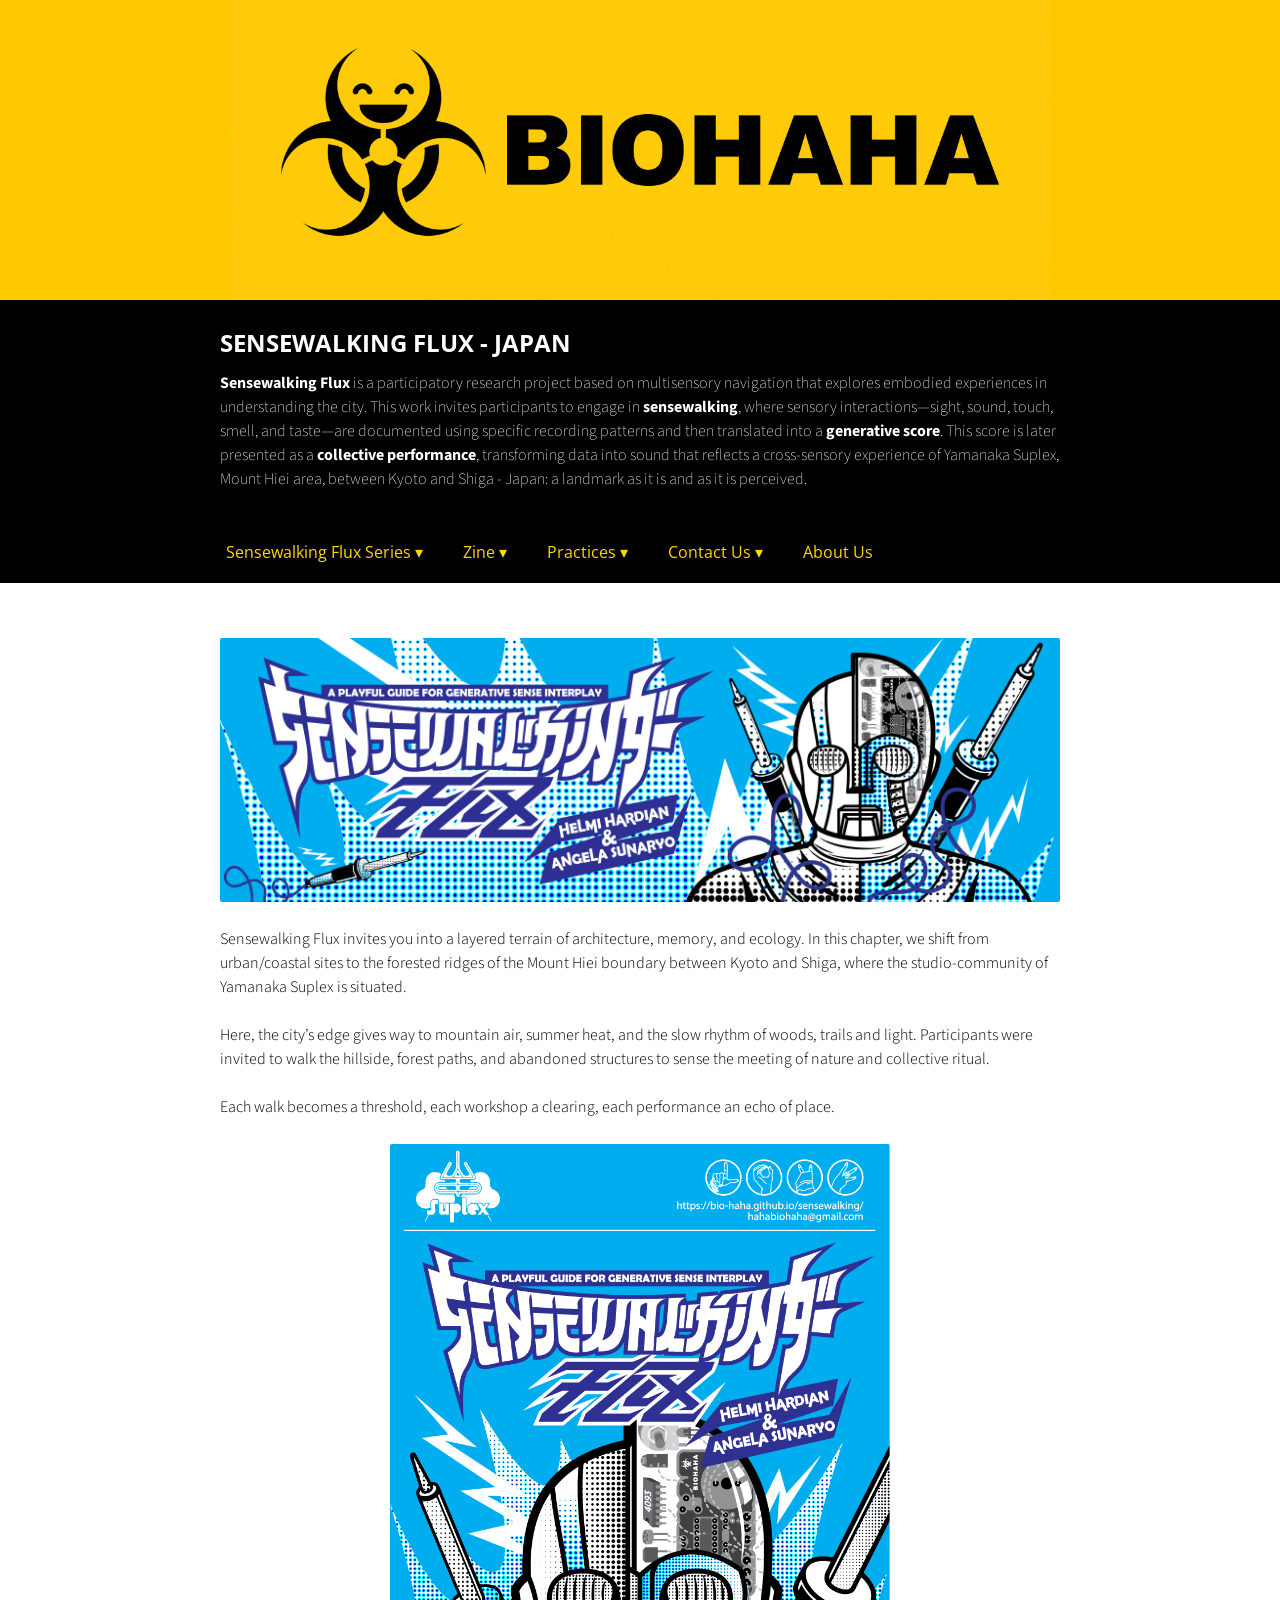
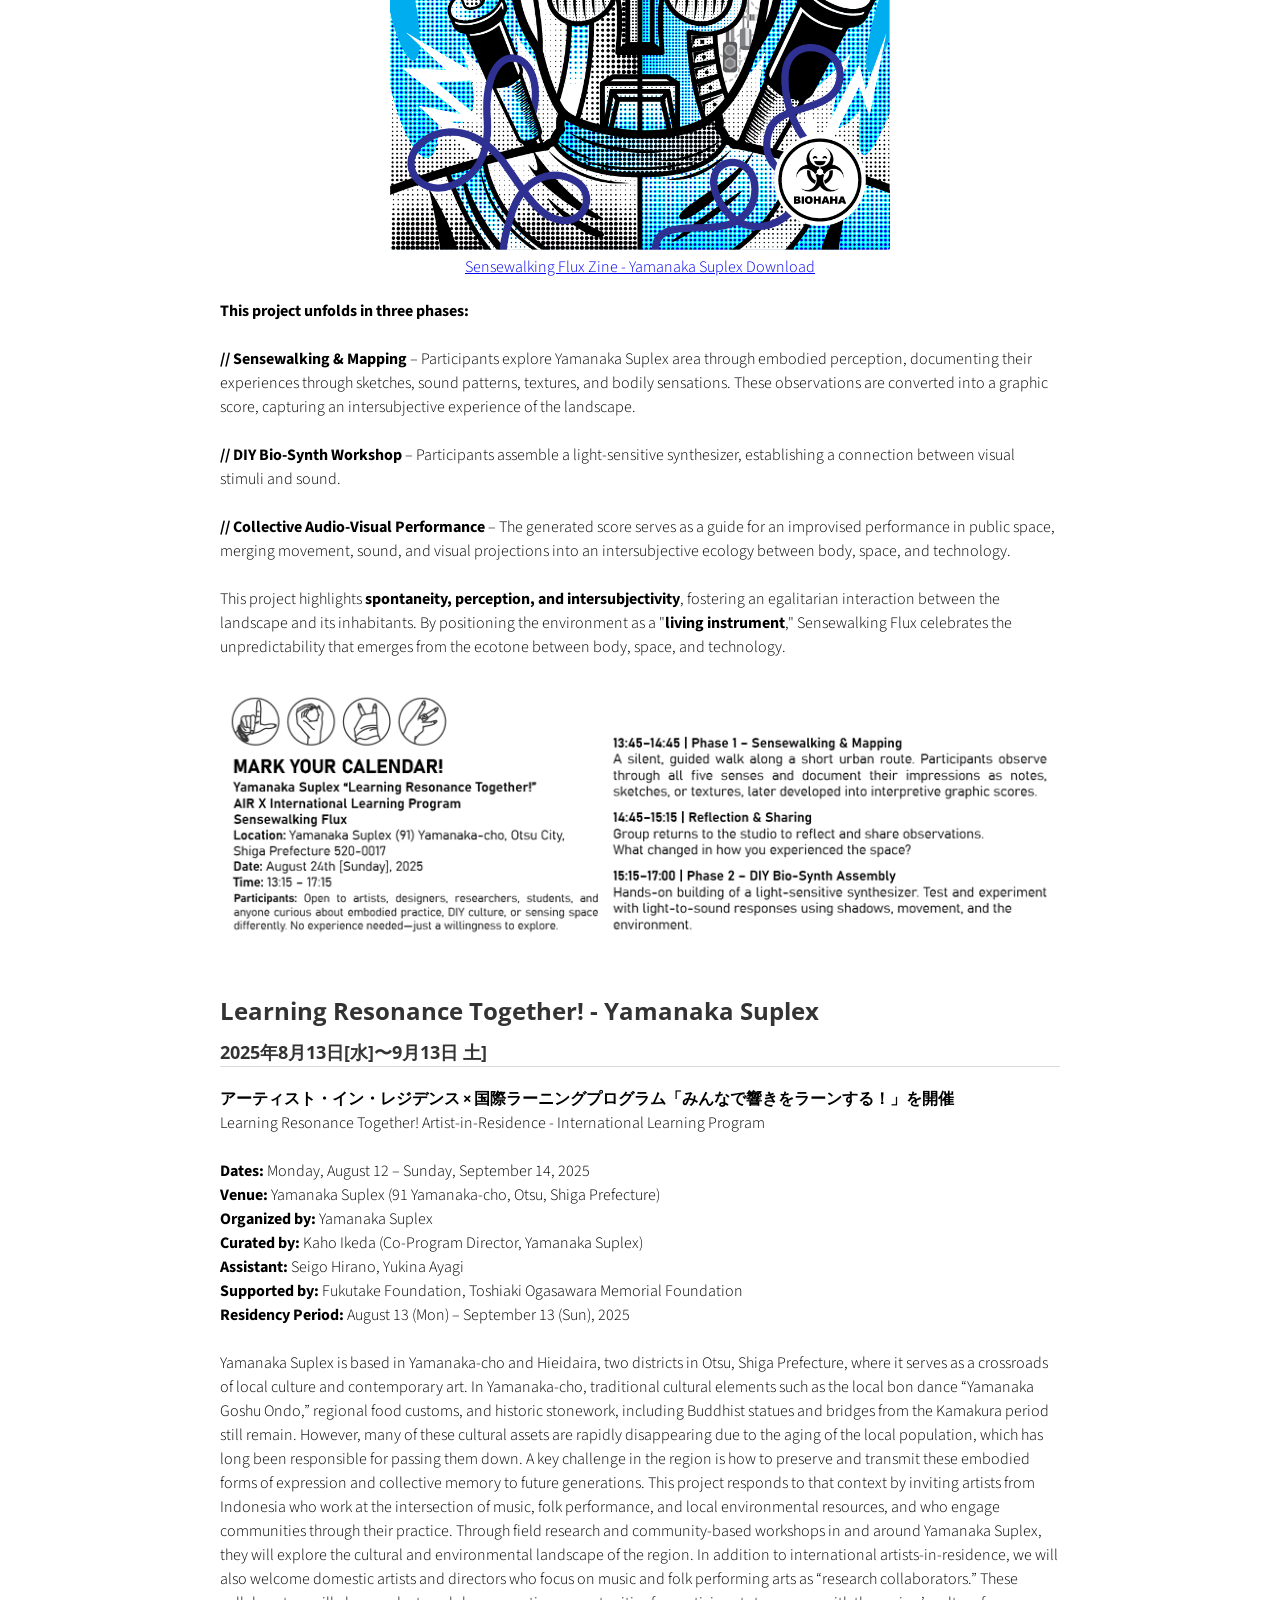
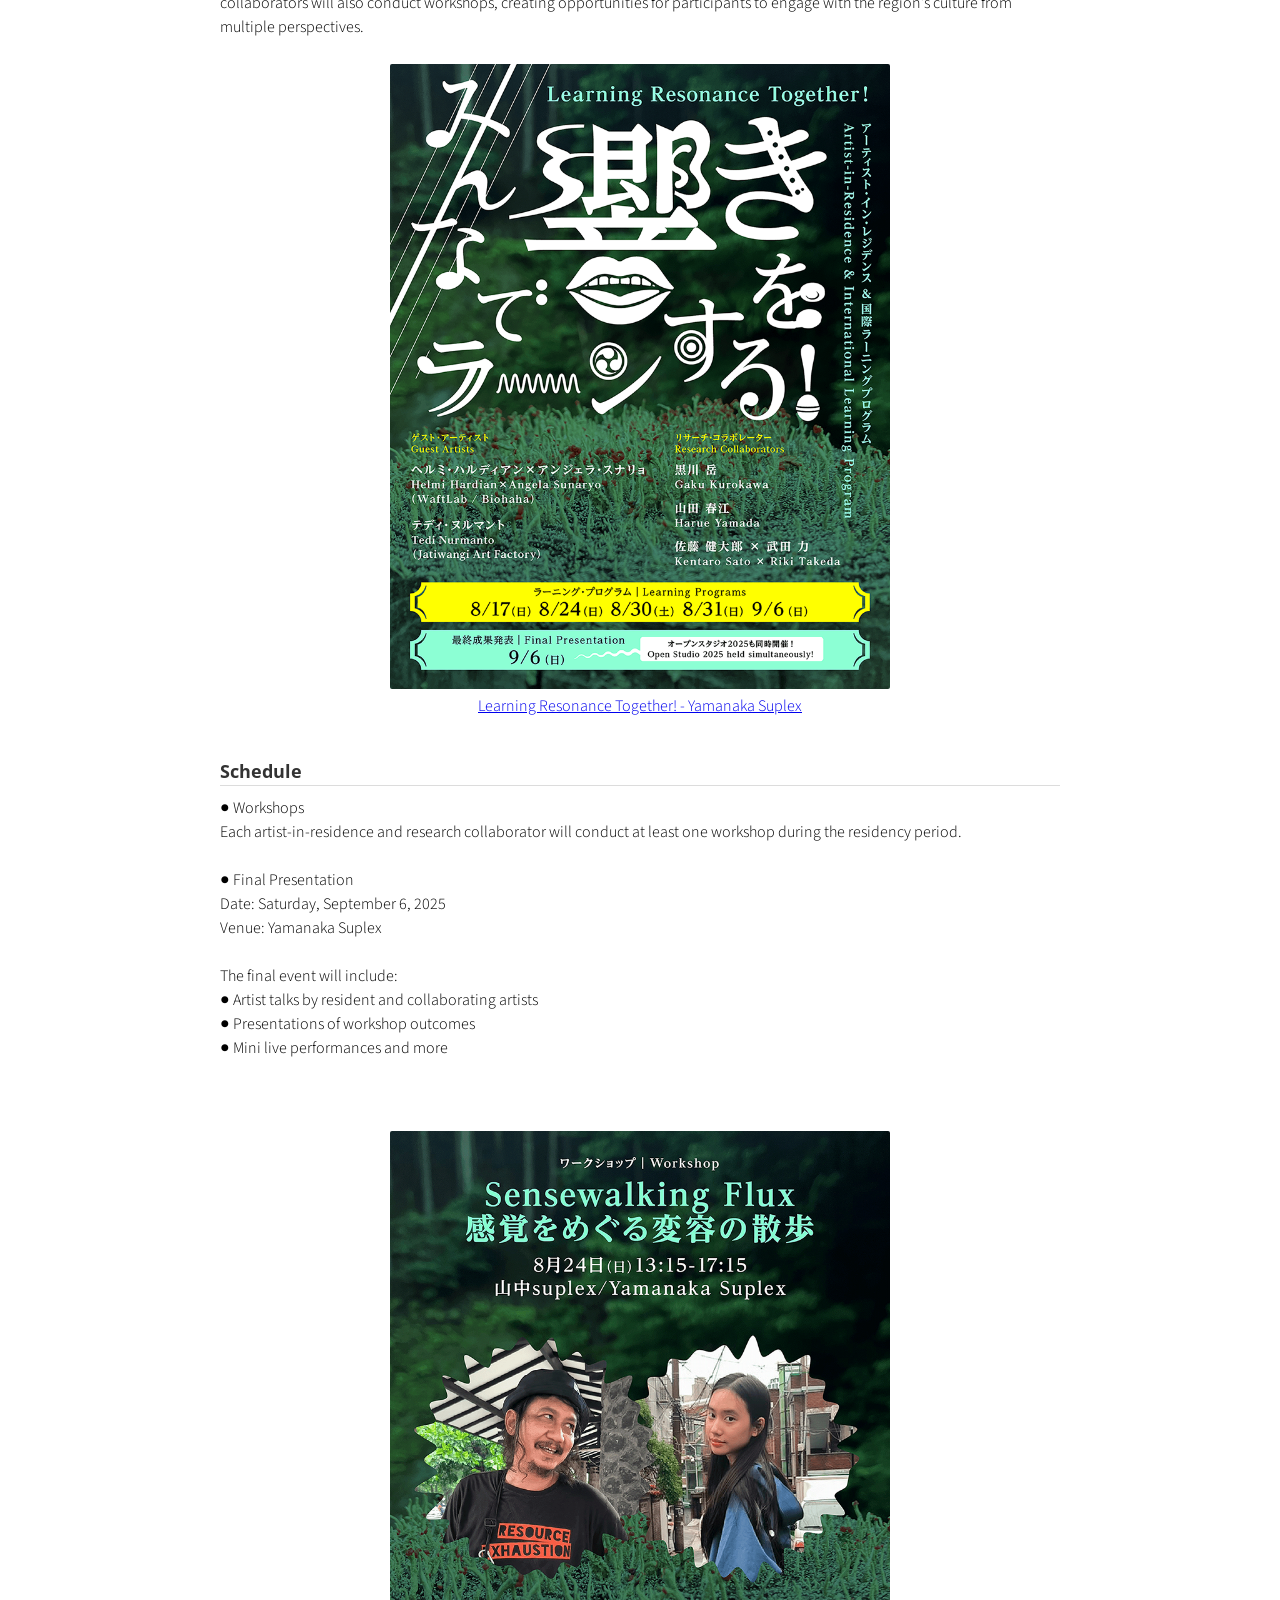
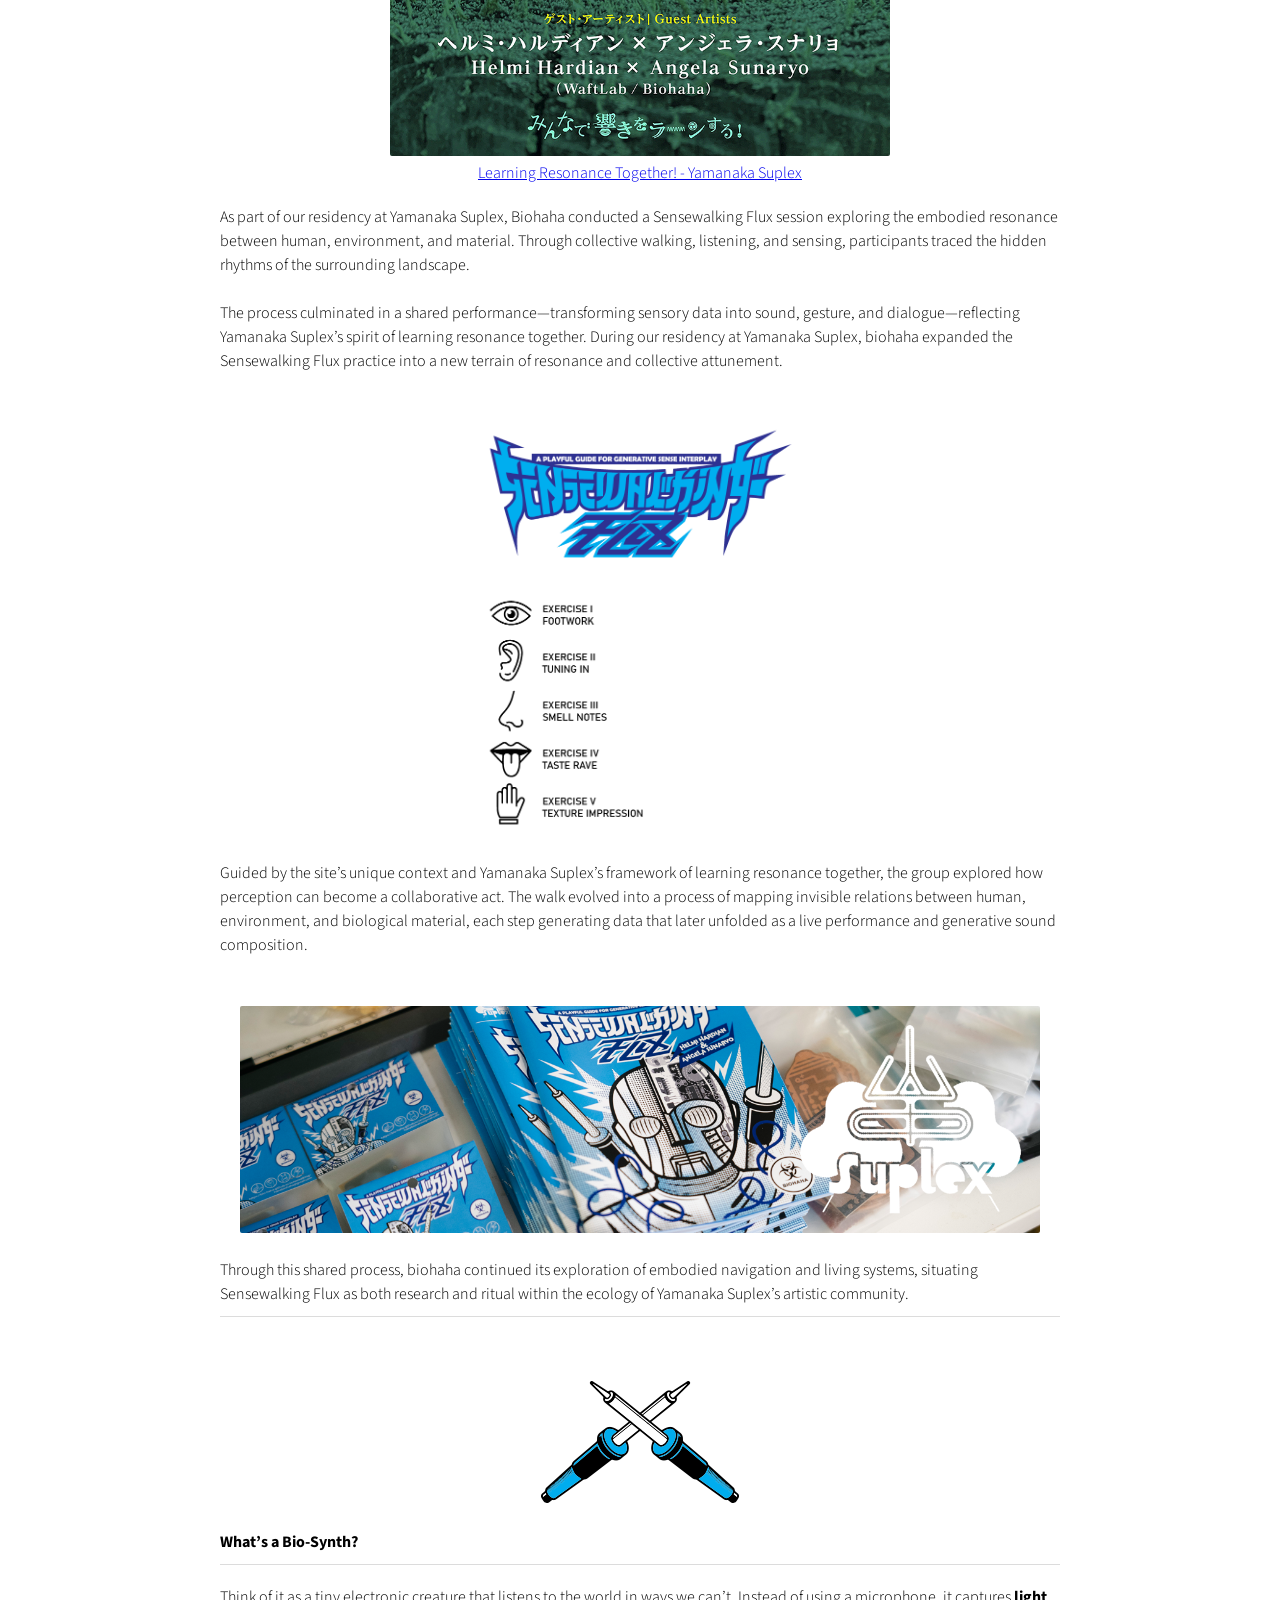
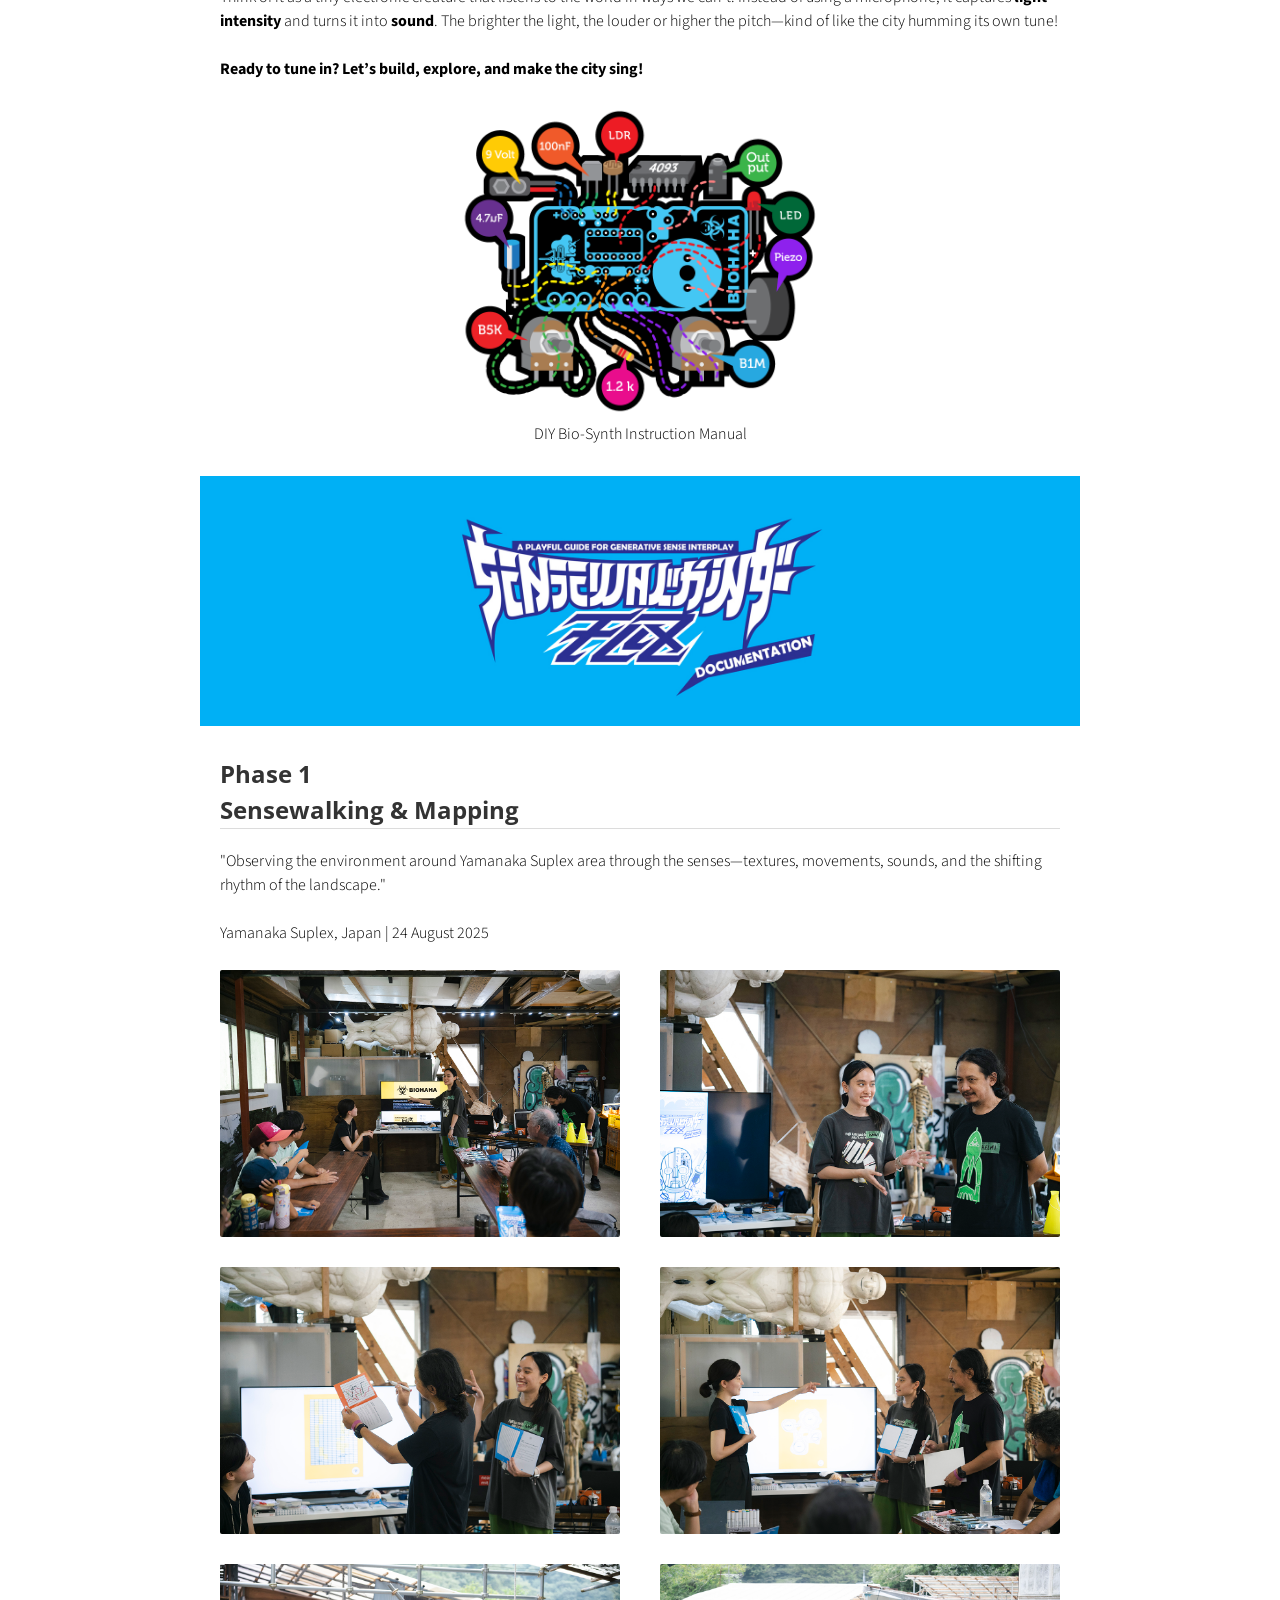
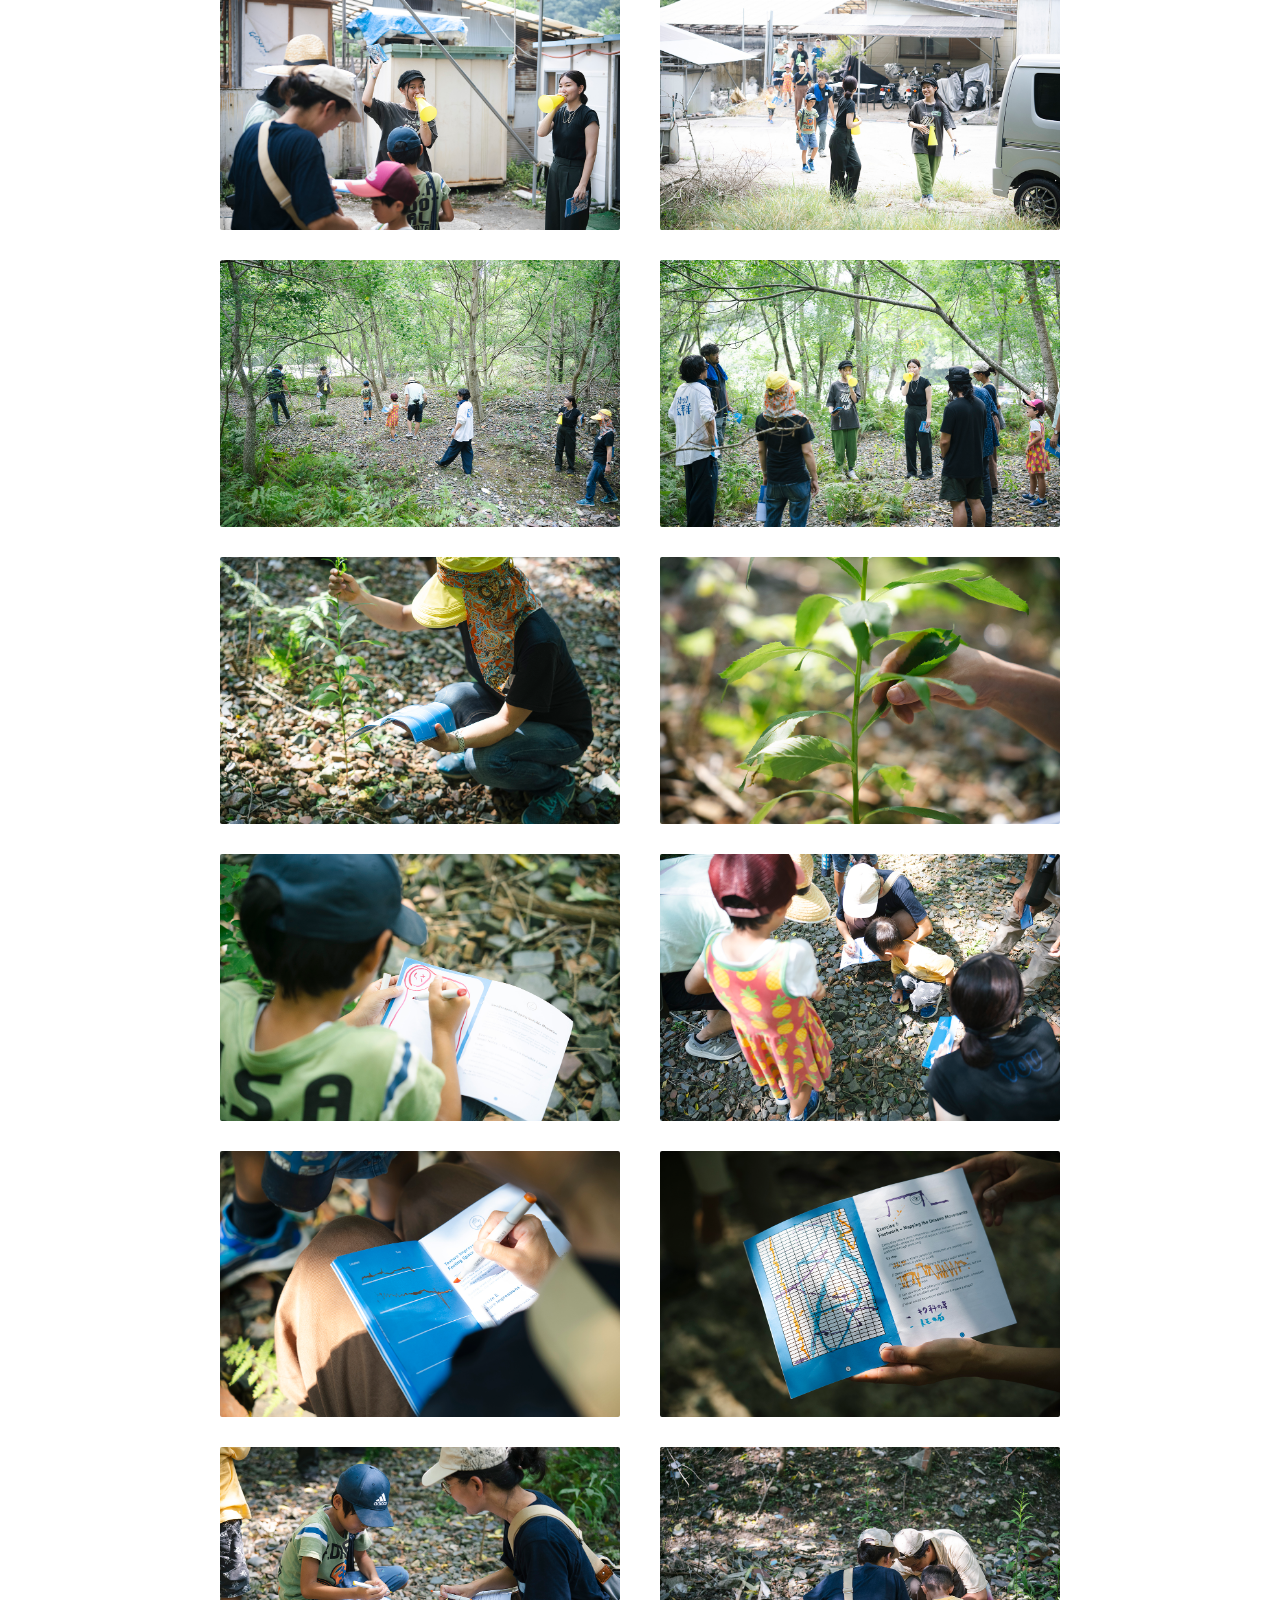
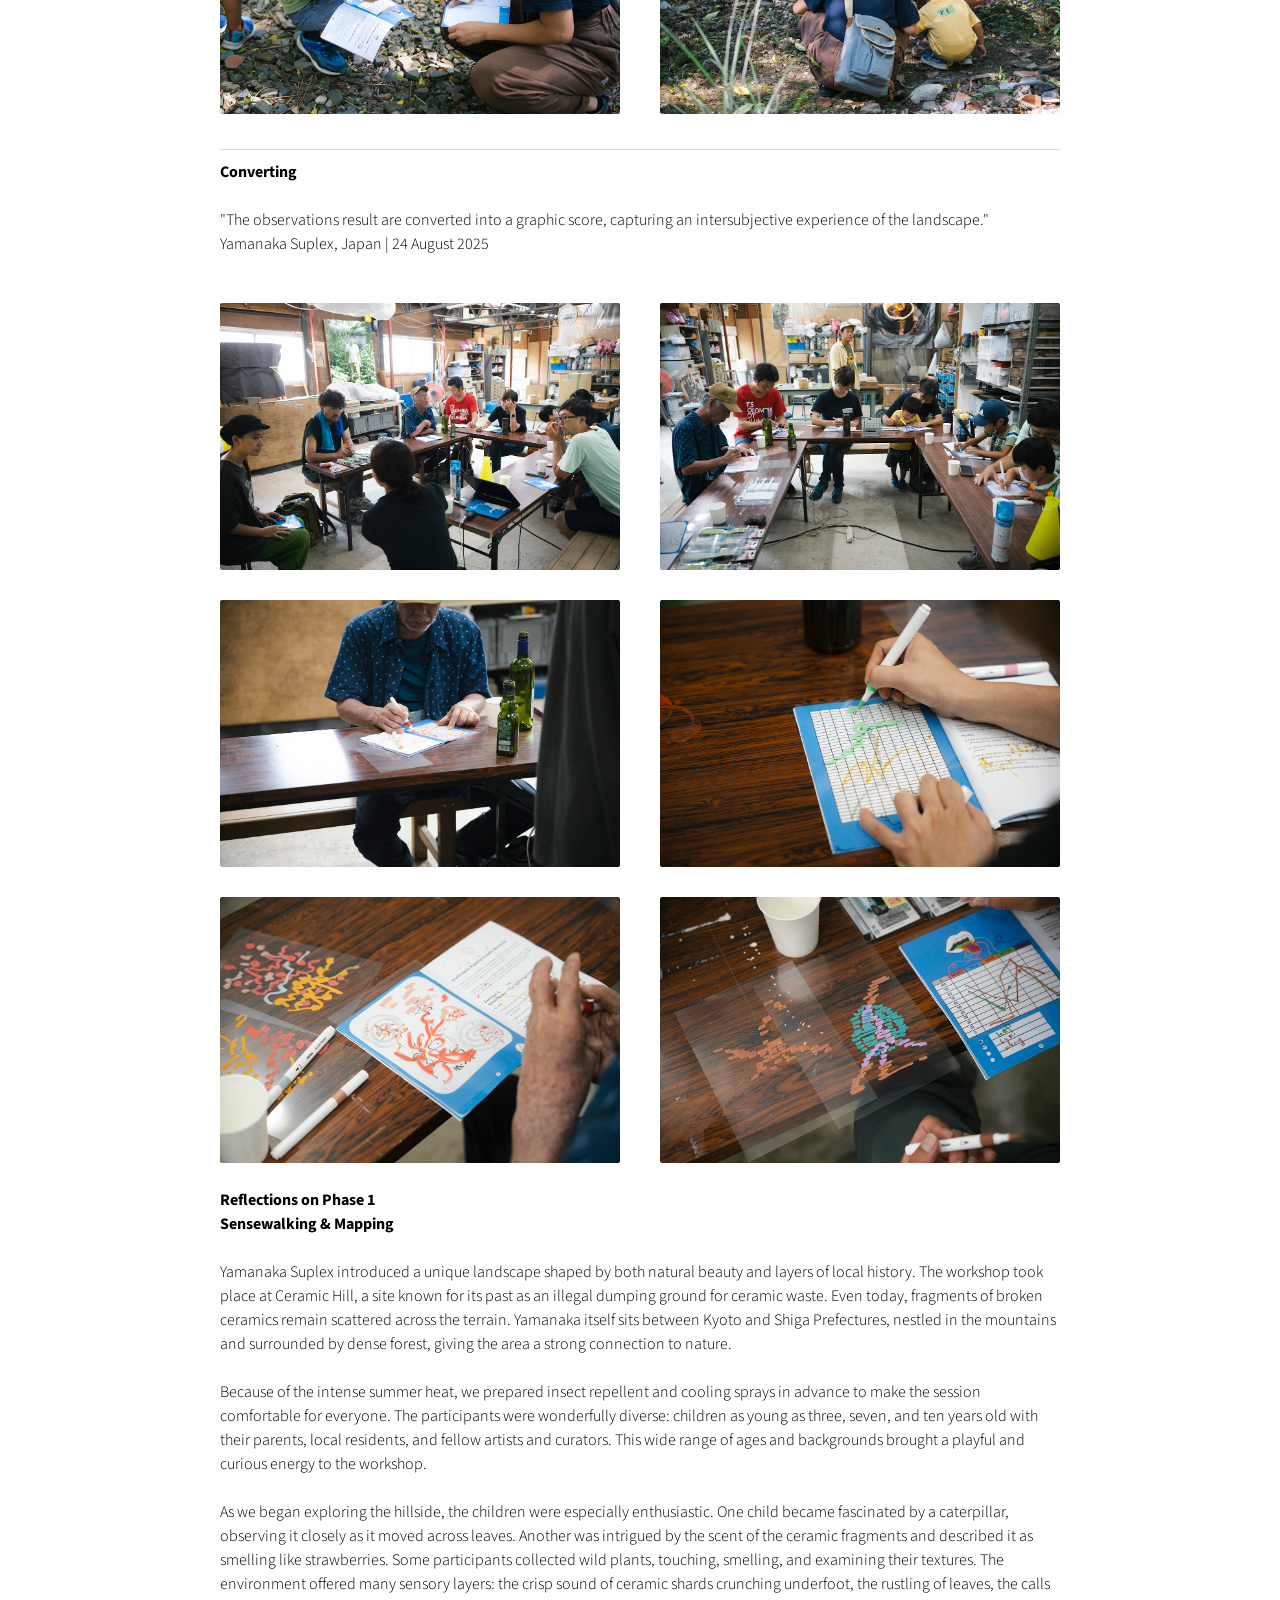
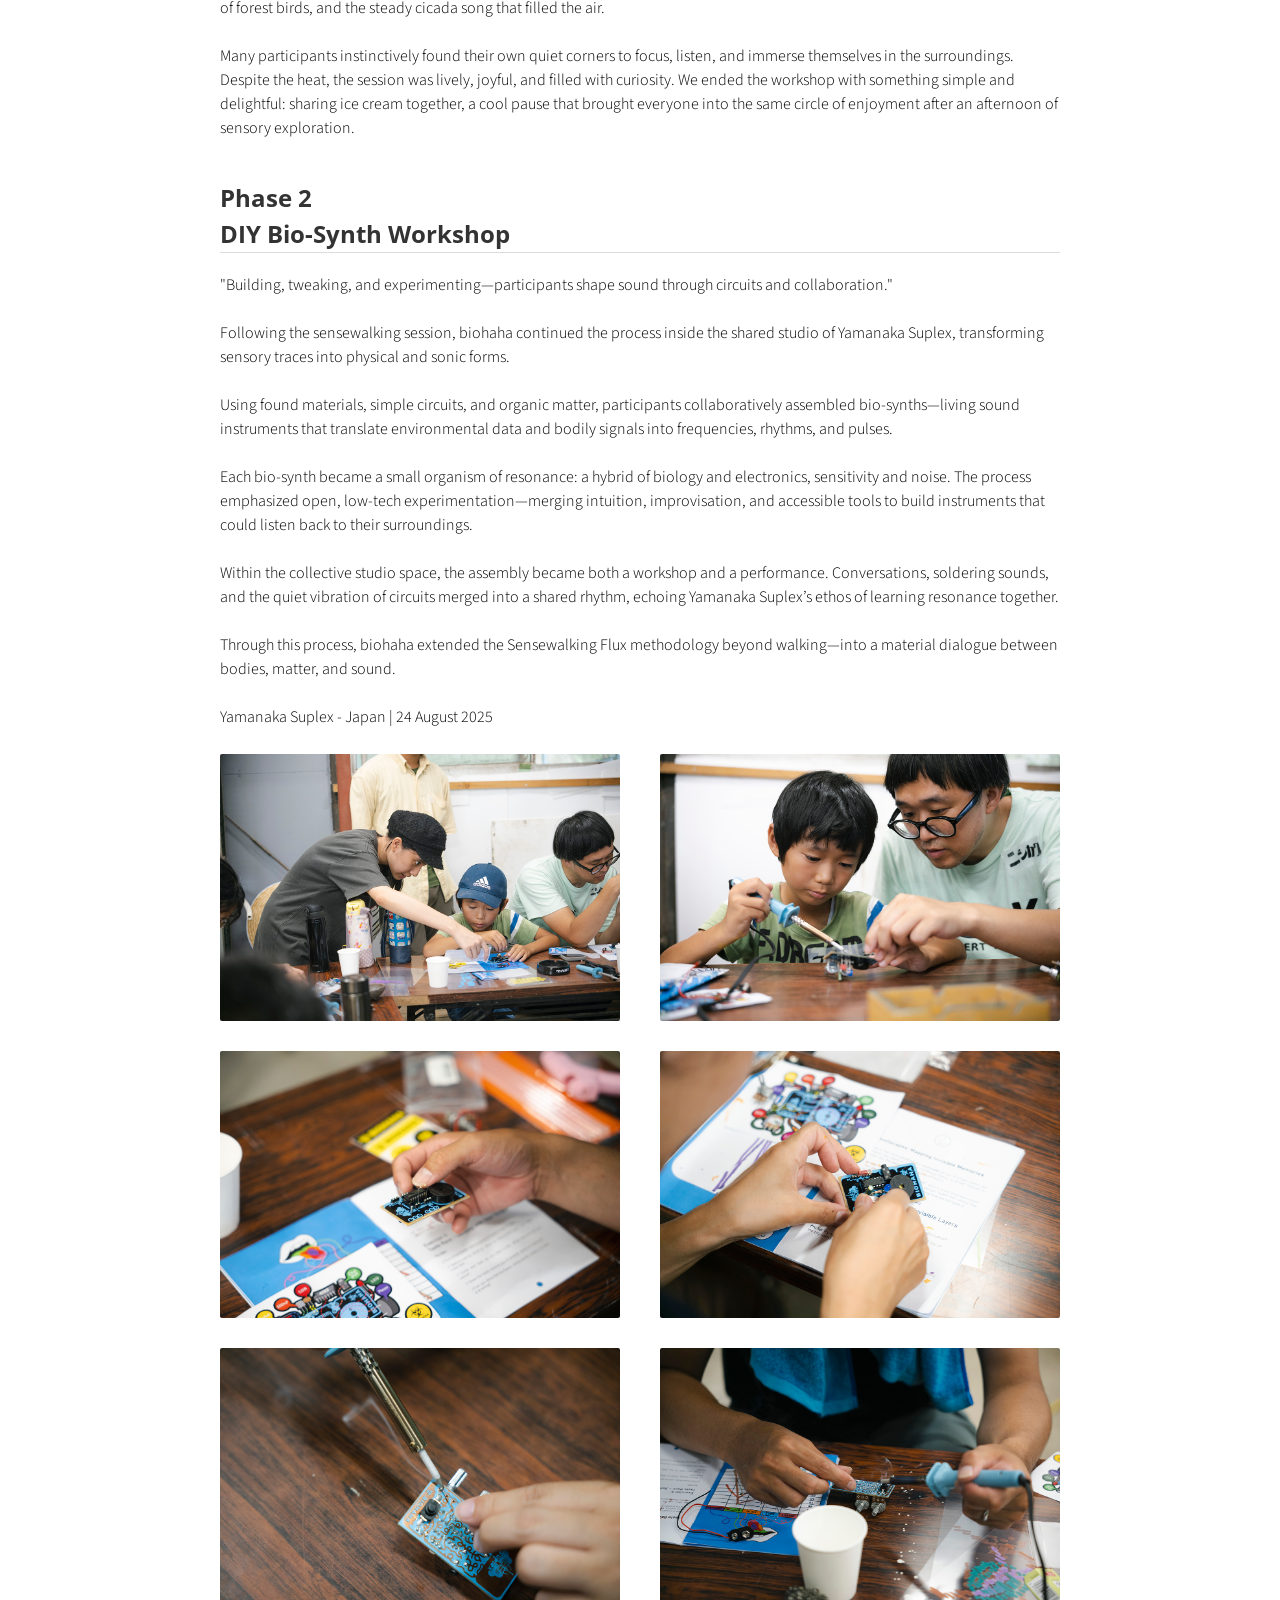
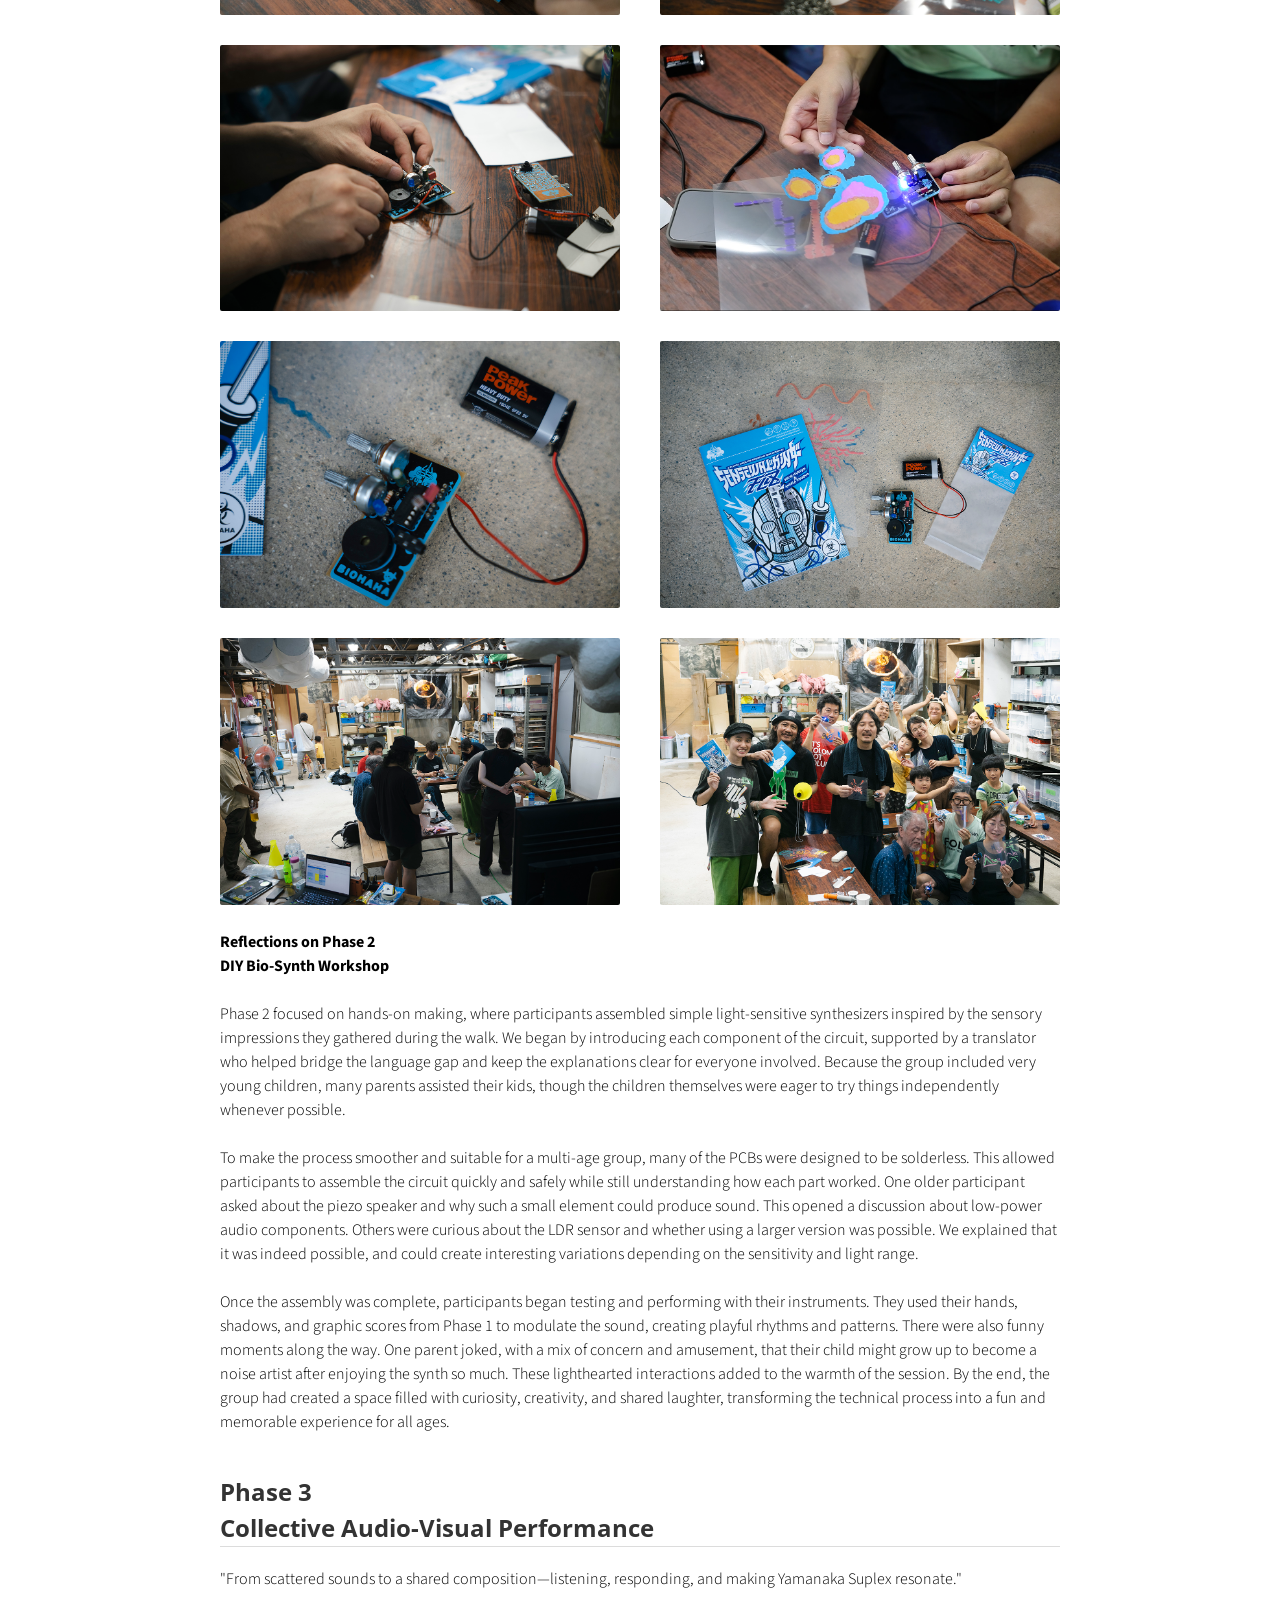
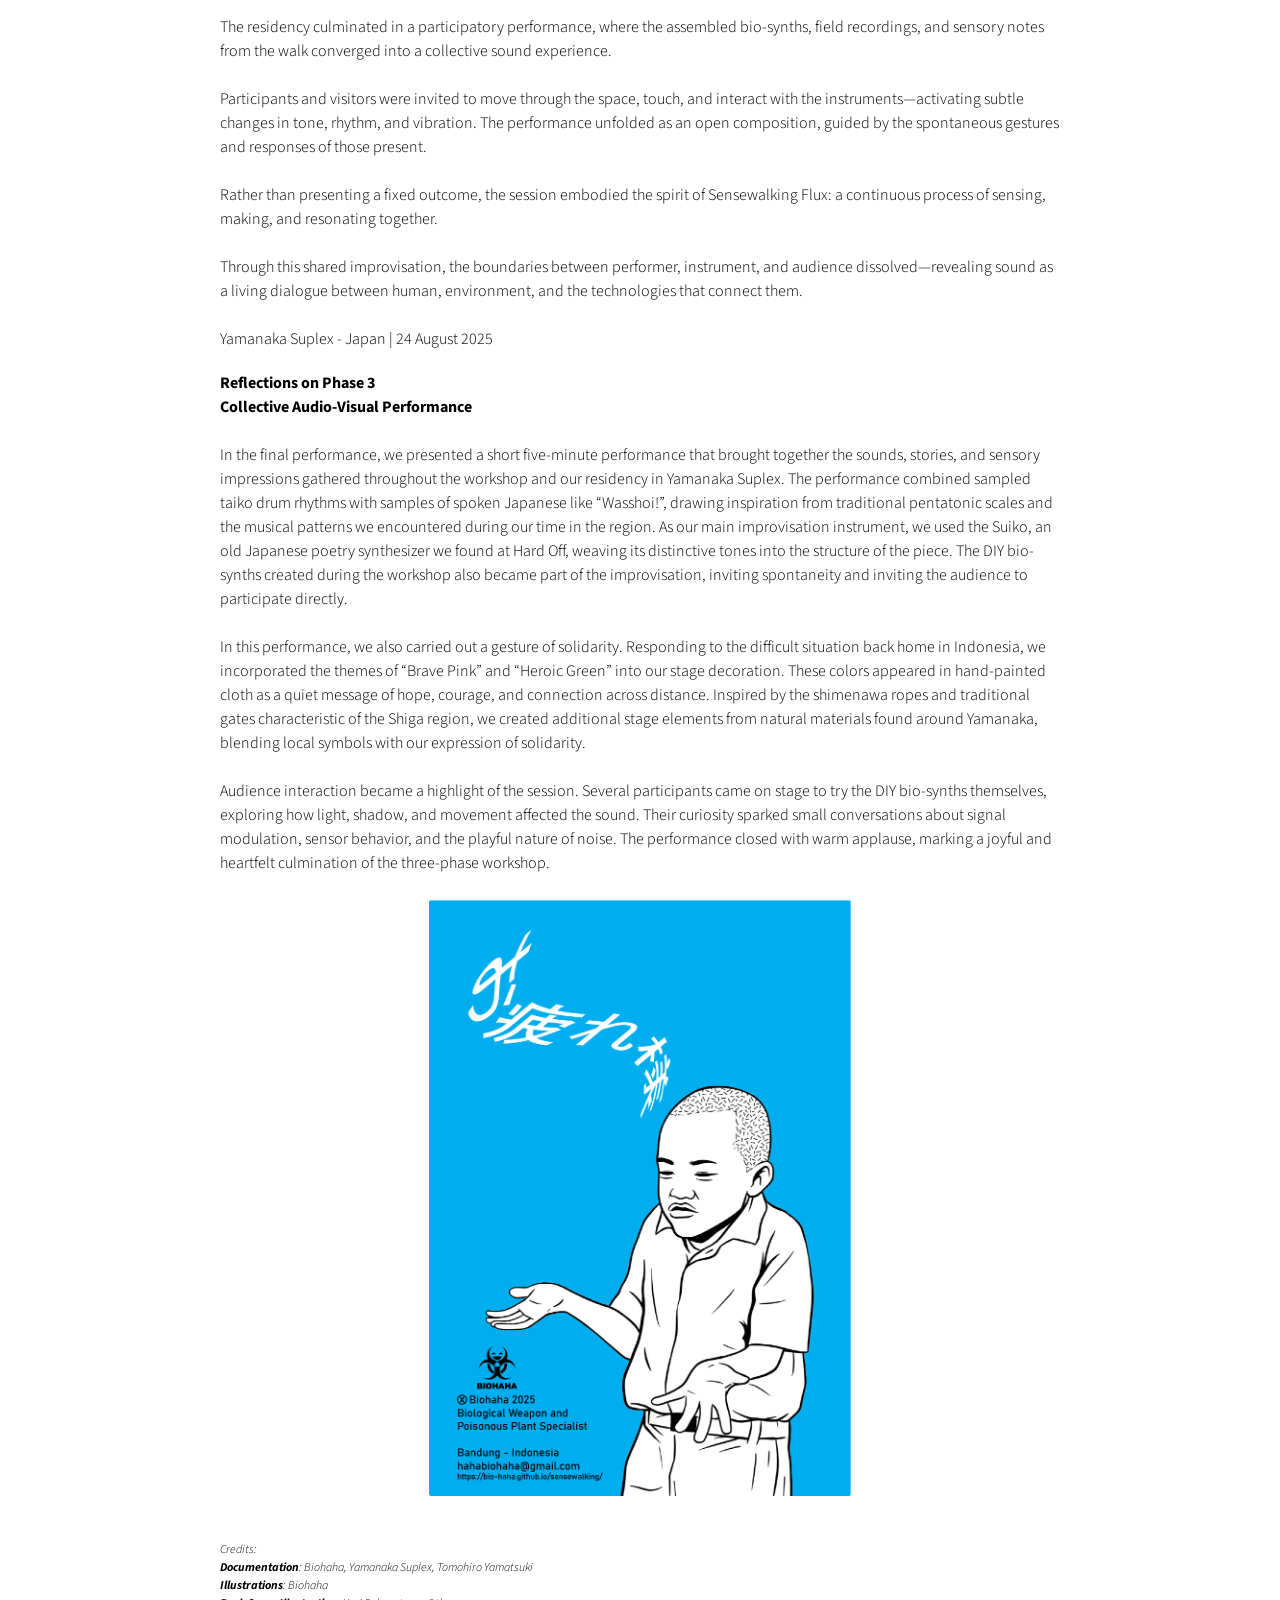
<file: yamanakasuplex.html>
<!doctype html>
<html>

<head> 
	<meta content="Biohaha is a collaborative platform that merges art and science, with a focus on biology and its relevance to Indonesia’s social, cultural, and climatic conditions" name="description">
	<meta content="Biohaha, biohaha, bio.haha, bio-haha, Bio electronic, Biology laboratory, Bio lab, Bio art, Art and science, Art and biology, Art and technology, Culture and technology, Technology, Biology, New media art, Interdisciplinary, DIY, DIWO, Do It Together, Sensewalking, Sensewalking flux, Helmi Hardian, Angela Sunaryo, Bandung, Indonesia" name="keywords">
	<link rel="canonical" href="https://bio-haha.github.io/sensewalking" />
	<link rel="shortcut icon" type="image/x-icon" href="img/biohaha-icon.png">
	
  <title>Biohaha</title>
  <meta charset="utf-8" name="viewport" content="width=device-width, initial-scale=1">
  <link href="https://use.fontawesome.com/releases/v5.2.0/css/all.css" media="screen" rel="stylesheet" type="text/css" />
  <link href="css/frame.css" media="screen" rel="stylesheet" type="text/css" />
  <link href='https://fonts.googleapis.com/css?family=Open+Sans:400,700' rel='stylesheet' type='text/css'>
  <link href='https://fonts.googleapis.com/css?family=Open+Sans+Condensed:300,700' rel='stylesheet' type='text/css'>
  <link href="https://fonts.googleapis.com/css?family=Source+Sans+Pro:400,700" rel="stylesheet">
  <script src="https://ajax.googleapis.com/ajax/libs/jquery/3.3.1/jquery.min.js"></script>
</head>

<body>
  <div class="menu-container"></div>
  <div class="content-container">
    <!-------------------------------------------------------------------------------------------->
    <!--Start Header-->
    <div class="banner" style="background: url('img/biohaha-background.jpeg') no-repeat center; background-size: cover; height: 300px;"></div>
    <div class="banner">
      <div class="banner-table flex-column">
        <div class="flex-row">
          <div class="flex-item flex-column">
            <h2 class="add-top-margin-small">SENSEWALKING FLUX - JAPAN</h2>
            <p class="text"> 
				<strong>Sensewalking Flux</strong> is a participatory research project based on multisensory navigation that explores embodied experiences in understanding the city. This work invites participants to engage in <strong>sensewalking</strong>, where sensory interactions—sight, sound, touch, smell, and taste—are documented using specific recording patterns and then translated into a <strong>generative score</strong>. This score is later presented as a <strong>collective performance</strong>, transforming data into sound that reflects a cross-sensory experience of Yamanaka Suplex, Mount Hiei area, between Kyoto and Shiga - Japan: a landmark as it is and as it is perceived. 
			  </p>
          </div>
        </div>
      </div>
    </div>
    <!--End Header-->
    <!--------------------------------------------------------------------------------------------> 
	<!--Start Menu-->  
	  <nav class="navbar" role="navigation" aria-label="Main navigation">
    <ul class="menu">
      <li class="dropdown" data-dropdown>
        <a href="#" class="dropbtn" aria-haspopup="true" aria-expanded="false">Sensewalking Flux Series ▾</a>
        <ul class="dropdown-content" role="menu" aria-label="Sensewalking Flux Series">
          <li role="none"><a role="menuitem" href="index.html">BPAF<br> Bandung - Indonesia</a></li>
          <li role="none"><a role="menuitem" href="acc-gwangju.html">Asia Culture Center<br> Gwangju - Korea</a></li>
          <li role="none"><a role="menuitem" href="dugu-busan.html">Art Space Dugu<br> Busan - Korea</a></li>
          <li role="none"><a role="menuitem" href="yamanakasuplex.html">Yamanaka Suplex<br> Kyoto, Shiga - Japan</a></li>
		  <li role="none"><a role="menuitem" href="smi-bangalore.html">Srishti Manipal Institute<br> Bangalore - India</a></li>
        </ul>
      </li> 
		
		<li class="dropdown" data-dropdown>
        <a href="#" class="dropbtn" aria-haspopup="true" aria-expanded="false">Zine ▾</a>
        <ul class="dropdown-content" role="menu" aria-label="Zine">
          <li role="none"><a role="menuitem" href="pdf/biohaha-helmi_hardian-angela_sunaryo-zine-byol.pdf" target="_blank">Build Your Own Lab<br> and Share It</a></li>
          <li role="none"><a role="menuitem" href="pdf/biohaha-helmi_hardian-angela_sunaryo-zine.pdf" target="_blank">Sensewalking Flux<br> Indonesia</a></li>
          <li role="none"><a role="menuitem" href="pdf/biohaha-helmi_hardian-angela_sunaryo-zine-acc.pdf" target="_blank">Sensewalking Flux<br> Korea (I)</a></li>
		  <li role="none"><a role="menuitem" href="pdf/biohaha-helmi_hardian-angela_sunaryo-zine-dugu.pdf" target="_blank">Sensewalking Flux<br> Korea (II)</a></li>
		  <li role="none"><a role="menuitem" href="pdf/biohaha-helmi_hardian-angela_sunaryo-zine-yamanaka_suplex.pdf" target="_blank">Sensewalking Flux<br> Japan</a></li>
		  <li role="none"><a role="menuitem" href="pdf/biohaha-helmi_hardian-angela_sunaryo-zine-smi.pdf" target="_blank">Sensewalking Flux<br> India</a></li>
        </ul>
      </li>
		
		<li class="dropdown" data-dropdown>
        <a href="#" class="dropbtn" aria-haspopup="true" aria-expanded="false">Practices ▾</a>
        <ul class="dropdown-content" role="menu" aria-label="Sensewalking Flux Series">
          <li role="none"><a role="menuitem" href="projects.html">Projects</a></li>
          <li role="none"><a role="menuitem" href="exhibitions.html">Exhibitions</a></li>
          <li role="none"><a role="menuitem" href="residencies.html">Residencies</a></li>
          <li role="none"><a role="menuitem" href="workshops.html">Workshops</a></li>
		  <li role="none"><a role="menuitem" href="research.html">Research</a></li>
		  <li role="none"><a role="menuitem" href="products.html">Products</a></li>
        </ul>
      </li>

      <li class="dropdown" data-dropdown>
        <a href="#" class="dropbtn" aria-haspopup="true" aria-expanded="false">Contact Us ▾</a>
        <ul class="dropdown-content" role="menu" aria-label="Contact">
          <li role="none"><a role="menuitem" href="https://www.instagram.com/bio.haha/" target="_blank">
			  <i class="fab fa-instagram"></i> Biohaha</a></li>
          <li role="none"><a role="menuitem" href="https://www.instagram.com/helmihardian/" target="_blank">
			  <i class="fab fa-instagram"></i> Helmi Hardian</a></li>
          <li role="none"><a role="menuitem" href="https://www.instagram.com/angela_sunaryo/" target="_blank">
			  <i class="fab fa-instagram"></i> Angela Sunaryo</a></li>
        </ul>
      </li> 
		
		<li>
        <a href="about.html" class="dropbtn">About Us</a>
      	</li>
		
    </ul>
  </nav>

  <!-- Small script to make dropdowns reliable on hover, focus, touch, and keyboard -->
  <script>
    (function () {
      const DROPDOWN_SELECTOR = '[data-dropdown]';
      const dropdowns = Array.from(document.querySelectorAll(DROPDOWN_SELECTOR));

      // Utility: close all dropdowns except optional keep
      function closeAll(except = null) {
        dropdowns.forEach(dd => {
          if (dd === except) return;
          dd.classList.remove('open');
          const btn = dd.querySelector('.dropbtn');
          if (btn) btn.setAttribute('aria-expanded', 'false');
        });
      }

      // Toggle a dropdown element
      function toggleDropdown(dd, open) {
        const btn = dd.querySelector('.dropbtn');
        if (open === undefined) open = !dd.classList.contains('open');
        closeAll(open ? dd : null);
        dd.classList.toggle('open', open);
        if (btn) btn.setAttribute('aria-expanded', open ? 'true' : 'false');
      }

      // Click on button (or tap) — prevent default anchor navigation
      dropdowns.forEach(dd => {
        const btn = dd.querySelector('.dropbtn');
        const panel = dd.querySelector('.dropdown-content');

        // Mouse enter/leave: show dropdown on hover for desktop pointer devices
        dd.addEventListener('pointerenter', (e) => {
          // only show on non-touch pointer (mouse)
          if (e.pointerType === 'mouse') toggleDropdown(dd, true);
        });
        dd.addEventListener('pointerleave', (e) => {
          if (e.pointerType === 'mouse') toggleDropdown(dd, false);
        });

        // Click / Tap: open/close (prevents sticky hover issues on touch)
        btn.addEventListener('click', (e) => {
          e.preventDefault();
          toggleDropdown(dd);
        });

        // Keyboard: Enter / Space to toggle; Escape to close
        btn.addEventListener('keydown', (e) => {
          if (e.key === 'Enter' || e.key === ' ' || e.key === 'Spacebar') {
            e.preventDefault();
            toggleDropdown(dd);
            // move focus to first menuitem when opening
            if (dd.classList.contains('open')) {
              const firstItem = panel.querySelector('[role="menuitem"]');
              if (firstItem) firstItem.focus();
            }
          } else if (e.key === 'Escape' || e.key === 'Esc') {
            toggleDropdown(dd, false);
            btn.focus();
          }
        });

        // Close when a menu item is activated (click)
        panel.addEventListener('click', (e) => {
          // allow links to work, but close menu after click
          toggleDropdown(dd, false);
        });
      });

      // Close when clicking outside
      document.addEventListener('click', (e) => {
        if (!e.target.closest(DROPDOWN_SELECTOR)) closeAll();
      });

      // Close on ESC globally
      document.addEventListener('keydown', (e) => {
        if (e.key === 'Escape' || e.key === 'Esc') closeAll();
      });
    })();
  </script> 
	  	<!--End Menu-->
	  	<!-------------------------------------------------------------------------------------------->	  
    <div class="content">
      <div class="content-table flex-column">
        <!-------------------------------------------------------------------------------------------->
        <!--Start Intro--> 	  
        <div class="flex-row">
          <div class="flex-item flex-column">
            <img class="image" src="img-yamanaka/biohaha-helmi_hardian-angela_sunaryo-wide-img-yamanaka_suplex.png">
          </div>
        </div>
        <div class="flex-row">
          <div class="flex-item flex-column">
            <p class="text"> 
				Sensewalking Flux invites you into a layered terrain of architecture, memory, and ecology. In this chapter, we shift from urban/coastal sites to the forested ridges of the Mount Hiei boundary between Kyoto and Shiga, where the studio‐community of Yamanaka Suplex is situated. <br><br>

				Here, the city’s edge gives way to mountain air, summer heat, and the slow rhythm of woods, trails and light. Participants were invited to walk the hillside, forest paths, and abandoned structures to sense the meeting of nature and collective ritual. <br><br>

				Each walk becomes a threshold, each workshop a clearing, each performance an echo of place. 
			  </p>
          </div>
        </div>
        <!--End Intro-->
        <!-------------------------------------------------------------------------------------------->
		<!--Start Zine and Schedule--> 	  
        <div class="flex-row">
          <div class="flex-item flex-column"> 
			  <img class="image center" src="img-yamanaka/biohaha-helmi_hardian-angela_sunaryo-zine-yamanaka_suplex.png" style="max-width: 500px;">
			  <a href="pdf/biohaha-helmi_hardian-angela_sunaryo-zine-yamanaka_suplex.pdf" target="_blank">
			  <p class="image-caption">Sensewalking Flux Zine - Yamanaka Suplex Download</p> 
				  </a>
			  <p class="text"> 
				<strong>This project unfolds in three phases:</strong> <br><br>
              	<strong>// Sensewalking &amp; Mapping</strong> – Participants explore Yamanaka Suplex area through embodied perception, documenting their experiences through sketches, sound patterns, textures, and bodily sensations. These observations are converted into a graphic score, capturing an intersubjective experience of the landscape. <br><br>
              	<strong>// DIY Bio-Synth Workshop</strong> – Participants assemble a light-sensitive synthesizer, establishing a connection between visual stimuli and sound. <br><br>
              	<strong>// Collective Audio-Visual Performance</strong> – The generated score serves as a guide for an improvised performance in public space, merging movement, sound, and visual projections into an intersubjective ecology between body, space, and technology. <br><br>
              	This project highlights <strong>spontaneity, perception, and intersubjectivity</strong>, fostering an egalitarian interaction between the landscape and its inhabitants. By positioning the environment as a "<strong>living instrument</strong>," Sensewalking Flux celebrates the unpredictability that emerges from the ecotone between body, space, and technology. 
			  </p>
            <img class="image" src="img-yamanaka/biohaha-schedule-img.png">
          </div>
        </div>
		<!--End Zine and Schedule-->
        <!--------------------------------------------------------------------------------------------> 
		<!--Start Text and About-->
        <div class="flex-row">
          <div class="flex-item flex-column">
            <h2 id="minor-adjustment">Learning Resonance Together! - Yamanaka Suplex</h2>
			<h3>2025年8月13日[水]〜9月13日 土]</h3>
            <hr>		  
			<p class="text">
				<b>アーティスト・イン・レジデンス × 国際ラーニングプログラム「みんなで響きをラーンする！」を開催 </b><br>
				Learning Resonance Together! Artist-in-Residence - International Learning Program <br><br>
				
				<b>Dates:</b> Monday, August 12 – Sunday, September 14, 2025<br>
				<b>Venue:</b> Yamanaka Suplex (91 Yamanaka-cho, Otsu, Shiga Prefecture)<br>
				<b>Organized by:</b> Yamanaka Suplex<br>
				<b>Curated by:</b> Kaho Ikeda (Co-Program Director, Yamanaka Suplex)<br>
				<b>Assistant:</b> Seigo Hirano, Yukina Ayagi<br>
				<b>Supported by:</b> Fukutake Foundation, Toshiaki Ogasawara Memorial Foundation<br>
				<b>Residency Period:</b> August 13 (Mon) – September 13 (Sun), 2025<br><br>

Yamanaka Suplex is based in Yamanaka-cho and Hieidaira, two districts in Otsu, Shiga Prefecture, where it serves as a crossroads of local culture and contemporary art. In Yamanaka-cho, traditional cultural elements such as the local bon dance “Yamanaka Goshu Ondo,” regional food customs, and historic stonework, including Buddhist statues and bridges from the Kamakura period still remain. However, many of these cultural assets are rapidly disappearing due to the aging of the local population, which has long been responsible for passing them down. A key challenge in the region is how to preserve and transmit these embodied forms of expression and collective memory to future generations. This project responds to that context by inviting artists from Indonesia who work at the intersection of music, folk performance, and local environmental resources, and who engage communities through their practice. Through field research and community-based workshops in and around Yamanaka Suplex, they will explore the cultural and environmental landscape of the region. In addition to international artists-in-residence, we will also welcome domestic artists and directors who focus on music and folk performing arts as “research collaborators.” These collaborators will also conduct workshops, creating opportunities for participants to engage with the region’s culture from multiple perspectives.
			  </p>
			  <img class="image center" src="img-yamanaka/biohaha-helmi_hardian-angela_sunaryo-yamanaka_suplex-poster.png" style="max-width: 500px;">
			  <a href="https://www.yamanakasuplex.com/news/learning-resonance-together" target="_blank">
			  <p class="image-caption">Learning Resonance Together! - Yamanaka Suplex</p> 
				  </a>
<p class="text">
<h3>Schedule</h3>
            <hr>
● Workshops<br>
Each artist-in-residence and research collaborator will conduct at least one workshop during the residency period.<br><br>
● Final Presentation<br>
Date: Saturday, September 6, 2025<br>
Venue: Yamanaka Suplex<br><br>
The final event will include:<br>
● Artist talks by resident and collaborating artists<br>
● Presentations of workshop outcomes<br>
● Mini live performances and more<br><br>
            </p> 	  

          </div>
        </div>
		<!--End Text and About-->
        <!-------------------------------------------------------------------------------------------->
        <!--Start Collaboration-->	  
        <div class="flex-row">
          <div class="flex-item flex-column"> 	
			  <img class="image center" src="img-yamanaka/biohaha-helmi_hardian-angela_sunaryo-yamanaka_suplex-flyer.png" style="max-width: 500px;">
			  <a href="https://www.yamanakasuplex.com/news/learning-resonance-together" target="_blank">
			  <p class="image-caption">Learning Resonance Together! - Yamanaka Suplex</p> 
				  </a>
			  <p class="text"> 
				As part of our residency at Yamanaka Suplex, Biohaha conducted a Sensewalking Flux session exploring the embodied resonance between human, environment, and material. Through collective walking, listening, and sensing, participants traced the hidden rhythms of the surrounding landscape. <br><br>

				The process culminated in a shared performance—transforming sensory data into sound, gesture, and dialogue—reflecting Yamanaka Suplex’s spirit of learning resonance together.
				  
			  	During our residency at Yamanaka Suplex, biohaha expanded the Sensewalking Flux practice into a new terrain of resonance and collective attunement. <br><br>   
			  </p>
            <img class="image center" src="img-yamanaka/biohaha-helmi_hardian-angela_sunaryo-list-yamanaka_suplex.png" style="max-width: 422px;">
          </div>
        </div> 
		<!--End Collaboration-->	  
		<!-------------------------------------------------------------------------------------------->
        <!--Start Session--> 
		<div class="flex-row">
          <div class="flex-item flex-column"> 
            <p class="text">
				Guided by the site’s unique context and Yamanaka Suplex’s framework of learning resonance together, the group explored how perception can become a collaborative act. The walk evolved into a process of mapping invisible relations between human, environment, and biological material, each step generating data that later unfolded as a live performance and generative sound composition. <br><br>
			  </p>
			<img class="image center" src="img-yamanaka/biohaha-helmi_hardian-angela_sunaryo-info-yamanaka_suplex.png" style="max-width: 800px;"> 
			  <p class="text">
			Through this shared process, biohaha continued its exploration of embodied navigation and living systems, situating Sensewalking Flux as both research and ritual within the ecology of Yamanaka Suplex’s artistic community.
			  </p>
            <hr> 
          </div>
        </div> 
		<!--End Session--> 
		<!--------------------------------------------------------------------------------------------> 
		<!--Start Bio Synth--> 
		  <div class="flex-row">
          <div class="flex-item flex-column"> 
			  <img class="image center" src="img-yamanaka/biohaha-helmi_hardian-angela_sunaryo-solder.png" style="max-width: 200px;">
            <p class="text">
<b>What’s a Bio-Synth?</b></p>
			<hr>
			  <p class="text">
Think of it as a tiny electronic creature that listens to the world in ways we can’t. Instead of using a microphone, it captures <b>light intensity</b> and turns it into <b>sound</b>. The brighter the light, the louder or higher the pitch—kind of like the city humming its own tune! <br><br>

<b>Ready to tune in? Let’s build, explore, and make the city sing!</b>
			  </p>
		<img class="image center" src="img-yamanaka/biohaha-helmi_hardian-angela_sunaryo-manual-yamanaka_suplex.png" style="max-width: 422px;"> 
			  <p class="image-caption add-bottom-margin-large">DIY Bio-Synth Instruction Manual</p>
          </div>
        </div> 
		<!--End Bio Synth--> 		  
		<!--------------------------------------------------------------------------------------------> 
		<!--Start Documentation--> 
        <div class="banner" style="background: url('img-yamanaka/biohaha-helmi_hardian-angela_sunaryo-doc.jpeg') no-repeat center; background-size: cover; height: 250px;"></div> 
		<!--------------------------------------------------------------------------------------------> 
		<!--Start Documentation 001--> 
		  <div class="flex-row">
          <div class="flex-item flex-column">
            <h2 id="documentation-01">Phase 1 <br>Sensewalking & Mapping</h2>
            <hr> 
            <p class="text">
"Observing the environment around Yamanaka Suplex area through the senses—textures, movements, sounds, and the shifting rhythm of the landscape." <br><br>
Yamanaka Suplex, Japan | 24 August 2025
            </p>
          </div>
        </div>
		  
        <div class="flex-row-space-between">
          <div class="flex-item flex-column">
            <a href="img-yamanaka/biohaha-helmi_hardian-angela_sunaryo-yamanaka_suplex-001.jpg" target="_blank" class="image max-width-400">
              <img src="img-yamanaka/biohaha-helmi_hardian-angela_sunaryo-yamanaka_suplex-001.jpg">
            </a>
          </div>
          <div class="flex-item flex-column">
            <a href="img-yamanaka/biohaha-helmi_hardian-angela_sunaryo-yamanaka_suplex-002.jpg" target="_blank" class="image max-width-400">
              <img src="img-yamanaka/biohaha-helmi_hardian-angela_sunaryo-yamanaka_suplex-002.jpg">
            </a>
          </div>
        </div> 
		  
		  <div class="flex-row-space-between">
          <div class="flex-item flex-column">
            <a href="img-yamanaka/biohaha-helmi_hardian-angela_sunaryo-yamanaka_suplex-003.jpg" target="_blank" class="image max-width-400">
              <img src="img-yamanaka/biohaha-helmi_hardian-angela_sunaryo-yamanaka_suplex-003.jpg">
            </a>
          </div>
          <div class="flex-item flex-column">
            <a href="img-yamanaka/biohaha-helmi_hardian-angela_sunaryo-yamanaka_suplex-004.jpg" target="_blank" class="image max-width-400">
              <img src="img-yamanaka/biohaha-helmi_hardian-angela_sunaryo-yamanaka_suplex-004.jpg">
            </a>
          </div>
        </div> 
		  
		  <div class="flex-row-space-between">
          <div class="flex-item flex-column">
            <a href="img-yamanaka/biohaha-helmi_hardian-angela_sunaryo-yamanaka_suplex-005.jpg" target="_blank" class="image max-width-400">
              <img src="img-yamanaka/biohaha-helmi_hardian-angela_sunaryo-yamanaka_suplex-005.jpg">
            </a>
          </div>
          <div class="flex-item flex-column">
            <a href="img-yamanaka/biohaha-helmi_hardian-angela_sunaryo-yamanaka_suplex-006.jpg" target="_blank" class="image max-width-400">
              <img src="img-yamanaka/biohaha-helmi_hardian-angela_sunaryo-yamanaka_suplex-006.jpg">
            </a>
          </div>
        </div> 
		  
		  <div class="flex-row-space-between">
          <div class="flex-item flex-column">
            <a href="img-yamanaka/biohaha-helmi_hardian-angela_sunaryo-yamanaka_suplex-007.jpg" target="_blank" class="image max-width-400">
              <img src="img-yamanaka/biohaha-helmi_hardian-angela_sunaryo-yamanaka_suplex-007.jpg">
            </a>
          </div>
          <div class="flex-item flex-column">
            <a href="img-yamanaka/biohaha-helmi_hardian-angela_sunaryo-yamanaka_suplex-008.jpg" target="_blank" class="image max-width-400">
              <img src="img-yamanaka/biohaha-helmi_hardian-angela_sunaryo-yamanaka_suplex-008.jpg">
            </a>
          </div>
        </div> 
		  
		  <div class="flex-row-space-between">
          <div class="flex-item flex-column">
            <a href="img-yamanaka/biohaha-helmi_hardian-angela_sunaryo-yamanaka_suplex-009.jpg" target="_blank" class="image max-width-400">
              <img src="img-yamanaka/biohaha-helmi_hardian-angela_sunaryo-yamanaka_suplex-009.jpg">
            </a>
          </div>
          <div class="flex-item flex-column">
            <a href="img-yamanaka/biohaha-helmi_hardian-angela_sunaryo-yamanaka_suplex-010.jpg" target="_blank" class="image max-width-400">
              <img src="img-yamanaka/biohaha-helmi_hardian-angela_sunaryo-yamanaka_suplex-010.jpg">
            </a>
          </div>
        </div> 
		  
		  <div class="flex-row-space-between">
          <div class="flex-item flex-column">
            <a href="img-yamanaka/biohaha-helmi_hardian-angela_sunaryo-yamanaka_suplex-011.jpg" target="_blank" class="image max-width-400">
              <img src="img-yamanaka/biohaha-helmi_hardian-angela_sunaryo-yamanaka_suplex-011.jpg">
            </a>
          </div>
          <div class="flex-item flex-column">
            <a href="img-yamanaka/biohaha-helmi_hardian-angela_sunaryo-yamanaka_suplex-012.jpg" target="_blank" class="image max-width-400">
              <img src="img-yamanaka/biohaha-helmi_hardian-angela_sunaryo-yamanaka_suplex-012.jpg">
            </a>
          </div>
        </div> 
		  
		  <div class="flex-row-space-between">
          <div class="flex-item flex-column">
            <a href="img-yamanaka/biohaha-helmi_hardian-angela_sunaryo-yamanaka_suplex-013.jpg" target="_blank" class="image max-width-400">
              <img src="img-yamanaka/biohaha-helmi_hardian-angela_sunaryo-yamanaka_suplex-013.jpg">
            </a>
          </div>
          <div class="flex-item flex-column">
            <a href="img-yamanaka/biohaha-helmi_hardian-angela_sunaryo-yamanaka_suplex-014.jpg" target="_blank" class="image max-width-400">
              <img src="img-yamanaka/biohaha-helmi_hardian-angela_sunaryo-yamanaka_suplex-014.jpg">
            </a>
          </div>
        </div> 
		  
		  <div class="flex-row-space-between">
          <div class="flex-item flex-column">
            <a href="img-yamanaka/biohaha-helmi_hardian-angela_sunaryo-yamanaka_suplex-015.jpg" target="_blank" class="image max-width-400">
              <img src="img-yamanaka/biohaha-helmi_hardian-angela_sunaryo-yamanaka_suplex-015.jpg">
            </a>
          </div>
          <div class="flex-item flex-column">
            <a href="img-yamanaka/biohaha-helmi_hardian-angela_sunaryo-yamanaka_suplex-016.jpg" target="_blank" class="image max-width-400">
              <img src="img-yamanaka/biohaha-helmi_hardian-angela_sunaryo-yamanaka_suplex-016.jpg">
            </a>
          </div>
        </div> 
		  
          <div class="flex-item flex-column">
            <p class="text">
				<hr>
          <b>Converting</b> <br> 
"The observations result are converted into a graphic score, capturing an intersubjective experience of the landscape." <br>
Yamanaka Suplex, Japan | 24 August 2025
            </p>
          </div>
		  
		  <div class="flex-row-space-between">
          <div class="flex-item flex-column">
            <a href="img-yamanaka/biohaha-helmi_hardian-angela_sunaryo-yamanaka_suplex-017.jpg" target="_blank" class="image max-width-400">
              <img src="img-yamanaka/biohaha-helmi_hardian-angela_sunaryo-yamanaka_suplex-017.jpg">
            </a>
          </div>
          <div class="flex-item flex-column">
            <a href="img-yamanaka/biohaha-helmi_hardian-angela_sunaryo-yamanaka_suplex-018.jpg" target="_blank" class="image max-width-400">
              <img src="img-yamanaka/biohaha-helmi_hardian-angela_sunaryo-yamanaka_suplex-018.jpg">
            </a>
          </div>
        </div> 
		  
		  <div class="flex-row-space-between">
          <div class="flex-item flex-column">
            <a href="img-yamanaka/biohaha-helmi_hardian-angela_sunaryo-yamanaka_suplex-019.jpg" target="_blank" class="image max-width-400">
              <img src="img-yamanaka/biohaha-helmi_hardian-angela_sunaryo-yamanaka_suplex-019.jpg">
            </a>
          </div>
          <div class="flex-item flex-column">
            <a href="img-yamanaka/biohaha-helmi_hardian-angela_sunaryo-yamanaka_suplex-020.jpg" target="_blank" class="image max-width-400">
              <img src="img-yamanaka/biohaha-helmi_hardian-angela_sunaryo-yamanaka_suplex-020.jpg">
            </a>
          </div>
        </div> 
		  
		  <div class="flex-row-space-between">
          <div class="flex-item flex-column">
            <a href="img-yamanaka/biohaha-helmi_hardian-angela_sunaryo-yamanaka_suplex-021.jpg" target="_blank" class="image max-width-400">
              <img src="img-yamanaka/biohaha-helmi_hardian-angela_sunaryo-yamanaka_suplex-021.jpg">
            </a>
          </div>
          <div class="flex-item flex-column">
            <a href="img-yamanaka/biohaha-helmi_hardian-angela_sunaryo-yamanaka_suplex-022.jpg" target="_blank" class="image max-width-400">
              <img src="img-yamanaka/biohaha-helmi_hardian-angela_sunaryo-yamanaka_suplex-022.jpg">
            </a>
          </div>
        </div>  
		<!--End Documentation 001--> 
		<!--------------------------------------------------------------------------------------------> 
		<!--Start Reflection 001--> 
        <div class="flex-row">
          <div class="flex-item flex-column"> 
            <p class="text">
<b>Reflections on Phase 1 <br>Sensewalking & Mapping</b> <br><br>

Yamanaka Suplex introduced a unique landscape shaped by both natural beauty and layers of local history. The workshop took place at Ceramic Hill, a site known for its past as an illegal dumping ground for ceramic waste. Even today, fragments of broken ceramics remain scattered across the terrain. Yamanaka itself sits between Kyoto and Shiga Prefectures, nestled in the mountains and surrounded by dense forest, giving the area a strong connection to nature. <br><br>
				
Because of the intense summer heat, we prepared insect repellent and cooling sprays in advance to make the session comfortable for everyone. The participants were wonderfully diverse: children as young as three, seven, and ten years old with their parents, local residents, and fellow artists and curators. This wide range of ages and backgrounds brought a playful and curious energy to the workshop. <br><br>
				
As we began exploring the hillside, the children were especially enthusiastic. One child became fascinated by a caterpillar, observing it closely as it moved across leaves. Another was intrigued by the scent of the ceramic fragments and described it as smelling like strawberries. Some participants collected wild plants, touching, smelling, and examining their textures. The environment offered many sensory layers: the crisp sound of ceramic shards crunching underfoot, the rustling of leaves, the calls of forest birds, and the steady cicada song that filled the air. <br><br>
				
Many participants instinctively found their own quiet corners to focus, listen, and immerse themselves in the surroundings. Despite the heat, the session was lively, joyful, and filled with curiosity. We ended the workshop with something simple and delightful: sharing ice cream together, a cool pause that brought everyone into the same circle of enjoyment after an afternoon of sensory exploration.
            </p>
          </div>
        </div> 
		<!--End Reflection 001--> 
		<!--------------------------------------------------------------------------------------------> 
		<!--Start Documentation 002--> 
		  <div class="flex-row">
          <div class="flex-item flex-column">
            <h2 id="documentation-02">Phase 2 <br>DIY Bio-Synth Workshop</h2>
            <hr> 
            <p class="text">
"Building, tweaking, and experimenting—participants shape sound through circuits and collaboration." <br><br>
Following the sensewalking session, biohaha continued the process inside the shared studio of Yamanaka Suplex, transforming sensory traces into physical and sonic forms. <br><br>
				
Using found materials, simple circuits, and organic matter, participants collaboratively assembled bio-synths—living sound instruments that translate environmental data and bodily signals into frequencies, rhythms, and pulses. <br><br>

Each bio-synth became a small organism of resonance: a hybrid of biology and electronics, sensitivity and noise. The process emphasized open, low-tech experimentation—merging intuition, improvisation, and accessible tools to build instruments that could listen back to their surroundings. <br><br>

Within the collective studio space, the assembly became both a workshop and a performance. Conversations, soldering sounds, and the quiet vibration of circuits merged into a shared rhythm, echoing Yamanaka Suplex’s ethos of learning resonance together. <br><br>
Through this process, biohaha extended the Sensewalking Flux methodology beyond walking—into a material dialogue between bodies, matter, and sound. <br><br>
Yamanaka Suplex - Japan | 24 August 2025 
            </p>
          </div>
        </div>
		  
		  <div class="flex-row-space-between">
          <div class="flex-item flex-column">
            <a href="img-yamanaka/biohaha-helmi_hardian-angela_sunaryo-yamanaka_suplex-023.jpg" target="_blank" class="image max-width-400">
              <img src="img-yamanaka/biohaha-helmi_hardian-angela_sunaryo-yamanaka_suplex-023.jpg">
            </a>
          </div>
          <div class="flex-item flex-column">
            <a href="img-yamanaka/biohaha-helmi_hardian-angela_sunaryo-yamanaka_suplex-024.jpg" target="_blank" class="image max-width-400">
              <img src="img-yamanaka/biohaha-helmi_hardian-angela_sunaryo-yamanaka_suplex-024.jpg">
            </a>
          </div>
        </div> 
		
		<div class="flex-row-space-between">
          <div class="flex-item flex-column">
            <a href="img-yamanaka/biohaha-helmi_hardian-angela_sunaryo-yamanaka_suplex-025.jpg" target="_blank" class="image max-width-400">
              <img src="img-yamanaka/biohaha-helmi_hardian-angela_sunaryo-yamanaka_suplex-025.jpg">
            </a>
          </div>
          <div class="flex-item flex-column">
            <a href="img-yamanaka/biohaha-helmi_hardian-angela_sunaryo-yamanaka_suplex-026.jpg" target="_blank" class="image max-width-400">
              <img src="img-yamanaka/biohaha-helmi_hardian-angela_sunaryo-yamanaka_suplex-026.jpg">
            </a>
          </div>
        </div> 
		
		<div class="flex-row-space-between">
          <div class="flex-item flex-column">
            <a href="img-yamanaka/biohaha-helmi_hardian-angela_sunaryo-yamanaka_suplex-027.jpg" target="_blank" class="image max-width-400">
              <img src="img-yamanaka/biohaha-helmi_hardian-angela_sunaryo-yamanaka_suplex-027.jpg">
            </a>
          </div>
          <div class="flex-item flex-column">
            <a href="img-yamanaka/biohaha-helmi_hardian-angela_sunaryo-yamanaka_suplex-028.jpg" target="_blank" class="image max-width-400">
              <img src="img-yamanaka/biohaha-helmi_hardian-angela_sunaryo-yamanaka_suplex-028.jpg">
            </a>
          </div>
        </div> 
		
		<div class="flex-row-space-between">
          <div class="flex-item flex-column">
            <a href="img-yamanaka/biohaha-helmi_hardian-angela_sunaryo-yamanaka_suplex-029.jpg" target="_blank" class="image max-width-400">
              <img src="img-yamanaka/biohaha-helmi_hardian-angela_sunaryo-yamanaka_suplex-029.jpg">
            </a>
          </div>
          <div class="flex-item flex-column">
            <a href="img-yamanaka/biohaha-helmi_hardian-angela_sunaryo-yamanaka_suplex-030.png" target="_blank" class="image max-width-400">
              <img src="img-yamanaka/biohaha-helmi_hardian-angela_sunaryo-yamanaka_suplex-030.png">
            </a>
          </div>
        </div> 
		
		<div class="flex-row-space-between">
          <div class="flex-item flex-column">
            <a href="img-yamanaka/biohaha-helmi_hardian-angela_sunaryo-yamanaka_suplex-031.jpg" target="_blank" class="image max-width-400">
              <img src="img-yamanaka/biohaha-helmi_hardian-angela_sunaryo-yamanaka_suplex-031.jpg">
            </a>
          </div>
          <div class="flex-item flex-column">
            <a href="img-yamanaka/biohaha-helmi_hardian-angela_sunaryo-yamanaka_suplex-032.jpg" target="_blank" class="image max-width-400">
              <img src="img-yamanaka/biohaha-helmi_hardian-angela_sunaryo-yamanaka_suplex-032.jpg">
            </a>
          </div>
        </div> 
		
		<div class="flex-row-space-between">
          <div class="flex-item flex-column">
            <a href="img-yamanaka/biohaha-helmi_hardian-angela_sunaryo-yamanaka_suplex-033.jpg" target="_blank" class="image max-width-400">
              <img src="img-yamanaka/biohaha-helmi_hardian-angela_sunaryo-yamanaka_suplex-033.jpg">
            </a>
          </div>
          <div class="flex-item flex-column">
            <a href="img-yamanaka/biohaha-helmi_hardian-angela_sunaryo-yamanaka_suplex-034.jpg" target="_blank" class="image max-width-400">
              <img src="img-yamanaka/biohaha-helmi_hardian-angela_sunaryo-yamanaka_suplex-034.jpg">
            </a>
          </div>
        </div> 
		<!--End Documentation 002--> 
		<!--------------------------------------------------------------------------------------------> 
		<!--Start Reflection 002--> 	  
        <div class="flex-row">
          <div class="flex-item flex-column"> 
            <p class="text">
<b>Reflections on Phase 2 <br>DIY Bio-Synth Workshop</b> <br><br>

Phase 2 focused on hands-on making, where participants assembled simple light-sensitive synthesizers inspired by the sensory impressions they gathered during the walk. We began by introducing each component of the circuit, supported by a translator who helped bridge the language gap and keep the explanations clear for everyone involved. Because the group included very young children, many parents assisted their kids, though the children themselves were eager to try things independently whenever possible. <br><br>
				
To make the process smoother and suitable for a multi-age group, many of the PCBs were designed to be solderless. This allowed participants to assemble the circuit quickly and safely while still understanding how each part worked. One older participant asked about the piezo speaker and why such a small element could produce sound. This opened a discussion about low-power audio components. Others were curious about the LDR sensor and whether using a larger version was possible. We explained that it was indeed possible, and could create interesting variations depending on the sensitivity and light range. <br><br> 
				
Once the assembly was complete, participants began testing and performing with their instruments. They used their hands, shadows, and graphic scores from Phase 1 to modulate the sound, creating playful rhythms and patterns. There were also funny moments along the way. One parent joked, with a mix of concern and amusement, that their child might grow up to become a noise artist after enjoying the synth so much. These lighthearted interactions added to the warmth of the session. By the end, the group had created a space filled with curiosity, creativity, and shared laughter, transforming the technical process into a fun and memorable experience for all ages.
            </p>
          </div>
        </div>
		<!--End Reflection 002--> 
		<!--------------------------------------------------------------------------------------------> 
		<!--Start Phase and Reflection 003--> 
        <div class="flex-row">
          <div class="flex-item flex-column">
			  <h2 id="documentation-03">Phase 3 <br>Collective Audio-Visual Performance</h2>
            <hr> 
            <p class="text">
"From scattered sounds to a shared composition—listening, responding, and making Yamanaka Suplex resonate." <br><br>

The residency culminated in a participatory performance, where the assembled bio-synths, field recordings, and sensory notes from the walk converged into a collective sound experience. <br><br>
				
Participants and visitors were invited to move through the space, touch, and interact with the instruments—activating subtle changes in tone, rhythm, and vibration. The performance unfolded as an open composition, guided by the spontaneous gestures and responses of those present. <br><br>

Rather than presenting a fixed outcome, the session embodied the spirit of Sensewalking Flux: a continuous process of sensing, making, and resonating together. <br><br> 
				
Through this shared improvisation, the boundaries between performer, instrument, and audience dissolved—revealing sound as a living dialogue between human, environment, and the technologies that connect them. <br><br>
				
Yamanaka Suplex - Japan | 24 August 2025 
            </p>
            <p class="text">
<b>Reflections on Phase 3 <br>Collective Audio-Visual Performance</b> <br><br>

In the final performance, we presented a short five-minute performance that brought together the sounds, stories, and sensory impressions gathered throughout the workshop and our residency in Yamanaka Suplex. The performance combined sampled taiko drum rhythms with samples of spoken Japanese like “Wasshoi!”, drawing inspiration from traditional pentatonic scales and the musical patterns we encountered during our time in the region. As our main improvisation instrument, we used the Suiko, an old Japanese poetry synthesizer we found at Hard Off, weaving its distinctive tones into the structure of the piece. The DIY bio-synths created during the workshop also became part of the improvisation, inviting spontaneity and inviting the audience to participate directly. <br><br>
				
In this performance, we also carried out a gesture of solidarity. Responding to the difficult situation back home in Indonesia, we incorporated the themes of “Brave Pink” and “Heroic Green” into our stage decoration. These colors appeared in hand-painted cloth as a quiet message of hope, courage, and connection across distance. Inspired by the shimenawa ropes and traditional gates characteristic of the Shiga region, we created additional stage elements from natural materials found around Yamanaka, blending local symbols with our expression of solidarity. <br><br>
				
Audience interaction became a highlight of the session. Several participants came on stage to try the DIY bio-synths themselves, exploring how light, shadow, and movement affected the sound. Their curiosity sparked small conversations about signal modulation, sensor behavior, and the playful nature of noise. The performance closed with warm applause, marking a joyful and heartfelt culmination of the three-phase workshop. <br>

            </p>
		<!--End Phase and Reflection 003--> 	
		<!-------------------------------------------------------------------------------------------->	  
			  <img class="image center" src="img-yamanaka/biohaha-helmi_hardian-angela_sunaryo-backcover-yamanaka_suplex.png" style="max-width: 422px;">
          </div>
        </div>
        <!-------------------------------------------------------------------------------------------->
        <!--Start Credits-->
        <div class="flex-row">
          <div class="flex-item flex-item-stretch flex-column">
            <p class="text text-small text-italic add-top-margin-large">
              Credits: <br>
				<span class="highlight-text">Documentation</span>: Biohaha, Yamanaka Suplex, Tomohiro Yamatsuki <br>
				<span class="highlight-text">Illustrations</span>: Biohaha <br>
				<span class="highlight-text">Back Cover Illustration</span>: Heri Subyantoro - @thegarapan
            </p>
          </div>
        </div>
        <!--End Credits-->
        <!-------------------------------------------------------------------------------------------->
      </div>
    </div>
</body>

</html>
</file>
<file: css/frame.css>
/*************************************************************************
 * GitHub: https://github.com/yenchiah/project-website-template
 * Version: v3.44
 * This CSS file is for the website frame
 * If you want to keep this template updated, avoid modifying this file
 * Instead, add your own CSS in the custom.css file
 *************************************************************************/

html,
body {
  margin: 0;
  padding: 0;
  background-color: white;
  font-family: 'Open Sans', Helvetica, Arial, sans-serif;
  left: 0;
  right: 0;
  width: auto;
}

/*==================================================================================
/*==================================================================================

/* Navbar */
.navbar {
  background: #000; /* black background */
  padding: 8px 20px;
}

/* Menu layout */
.menu {
  list-style: none;
  display: flex;
  gap: 8px;
  align-items: center;
}

/* Dropdown wrapper */
.menu li {
  position: relative;
}

/* Button/link that toggles dropdown (has class dropbtn) */
.dropbtn {
  display: block;
  padding: 12px 16px;
  color: #ffd700;           /* yellow text */
  text-decoration: none;
  border-radius: 6px;
  transition: background 0.18s, color 0.18s;
  user-select: none;
  cursor: pointer;
}

/* Hover / focus states */
.dropbtn:hover,
.dropbtn:focus {
  background: #111;         /* slight contrast on hover */
  color: #fff100;          /* slightly brighter yellow */
  outline: none;
  text-decoration: none;
}

/* Dropdown panel */
.dropdown-content {
  display: none;            /* hidden until open */
  position: absolute;
  top: calc(100% + 8px);
  left: 0;
  min-width: 200px;
  background: #000;         /* keep black background */
  border-radius: 8px;
  box-shadow: 0 8px 20px rgba(0,0,0,0.6), 0 2px 6px rgba(255, 215, 0, 0.04);
  padding: 6px;
  z-index: 100;
  transform-origin: top left;
  transition: opacity 0.12s ease, transform 0.12s ease;
  opacity: 0;
  transform: translateY(-6px) scale(0.99);
  pointer-events: none;
}

/* Items inside dropdown */
.dropdown-content li {
  list-style: none;
}

.dropdown-content a {
  display: block;
  padding: 10px 12px;
  text-decoration: none;
  color: #ffd700;
  border-radius: 6px;
  transition: background 0.15s, color 0.15s;
}

/* Hover for dropdown items */
.dropdown-content a:hover,
.dropdown-content a:focus {
  background: #111;
  color: #fff100;
  outline: none;
}

/* Show dropdown when parent li has .open OR on focus-within (keyboard) OR hover (mouse) */
.menu li.dropdown.open > .dropdown-content,
.menu li.dropdown:hover > .dropdown-content,
.menu li.dropdown:focus-within > .dropdown-content {
  display: block;
  opacity: 1;
  transform: translateY(0) scale(1);
  pointer-events: auto;
}

/* Make sure aria-expanded toggles color subtly */
.menu li.dropdown.open > .dropbtn {
  background: rgba(255, 215, 0, 0.04);
}

/* Responsive: stack menu on small screens */
@media (max-width: 560px) {
  .menu {
    flex-direction: column;
    gap: 6px;
    padding: 8px 0;
  }
  .dropdown-content {
    position: static;
    top: auto;
    left: auto;
    margin-top: 6px;
    box-shadow: none;
    transform: none;
    opacity: 1;
    pointer-events: auto;
  }
}

/*==================================================================================
/*==================================================================================
/* This is a hack for FireFox that the <b> tag does not work */
strong,
b {
  font-weight: bold;
}

a {
  outline: none;
  cursor: pointer;
}

img {
  -webkit-touch-callout: none;
  -webkit-user-select: none;
  -khtml-user-select: none;
  -moz-user-select: none;
  -ms-user-select: none;
  user-select: none;
}

video {
  -webkit-touch-callout: none;
  -webkit-user-select: none;
  -khtml-user-select: none;
  -moz-user-select: none;
  -ms-user-select: none;
  user-select: none;
}

h1 {
  font-size: 30px;
  color: #333333;
  margin: 30px 0 0 0;
  padding: 0;
  font-weight: bold;
  font-family: 'Open Sans', Helvetica, Arial, sans-serif;
}

h2 {
  font-size: 24px;
  color: #333333;
  margin: 30px 0 0 0;
  padding: 0;
  font-weight: bold;
  font-family: 'Open Sans', Helvetica, Arial, sans-serif;
}

h3 {
  font-size: 18px;
  color: #333333;
  margin: 10px 0 0 0;
  padding: 0;
  font-weight: bold;
  font-family: 'Open Sans', Helvetica, Arial, sans-serif;
}

ul,
ol {
  margin: 10px 0 10px 0;
}

li ol,
li ul {
  margin: 0;
}

hr {
  border: 0;
  height: 1px;
  background: rgb(220, 220, 220);
  margin: 0 0 10px 0;
}

.menu-container {
  z-index: 2;
  position: relative;
  width: 100%;
  background-color: #333333;
  min-width: 300px;
  -webkit-touch-callout: none;
  -webkit-user-select: none;
  -khtml-user-select: none;
  -moz-user-select: none;
  -ms-user-select: none;
  user-select: none;
  box-shadow: 0 0px 4px rgb(0 0 0 / 32%), 0 0px 10px rgb(0 0 0 / 23%);
}

.menu {
  position: relative;
  margin: 0 auto;
  max-width: 900px;
}

.menu .menu-table {
  padding: 0px 10px;
  width: 100%;
  margin: 0;
}

.menu .menu-highlight {
  color: rgb(255, 255, 255) !important;
  opacity: 1 !important;
  font-weight: 700 !important;
}

.menu .logo {
  margin-left: 20px;
}

.menu .logo a {
  color: rgba(255, 255, 255, 0.8);
  font-family: 'Open Sans Condensed', Helvetica, Arial, sans-serif;
  font-size: 30px;
  text-decoration: none;
  font-weight: 700;
  flex: 1 auto;
  padding: 10px 0;
}

.menu .logo a:hover {
  cursor: pointer;
}

.menu .logo img {
  margin: 0;
  padding: 0;
}

.menu .menu-button {
  width: 40px;
  height: 40px;
  display: none;
  cursor: pointer;
  margin-right: 20px;
}

.menu .menu-button img {
  width: 30px;
  height: 30px;
}

.menu .menu-items {
  align-self: stretch;
}

.menu .menu-items>a,
.menu .menu-items>div {
  color: rgba(255, 255, 255, 0.8);
  text-decoration: none;
  font-weight: 400;
  font-size: 18px;
  flex: 1 auto;
  transition: opacity 0.1s ease-in-out;
  -moz-transition: opacity 0.1s ease-in-out;
  -webkit-transition: opacity 0.1s ease-in-out;
  font-family: 'Open Sans', Helvetica, Arial, sans-serif;
  white-space: nowrap;
  display: flex;
  align-items: center;
  height: 100%;
}

.menu .menu-items>a:not(:last-child),
.menu .menu-items>div:not(:last-child) {
  margin-right: 25px;
}

.menu .menu-items>a:hover,
.menu .menu-items>div:hover {
  color: rgb(255, 255, 255);
  opacity: 1;
  cursor: pointer;
}

.menu .menu-items .dropdown {
  overflow: hidden;
  cursor: pointer;
}

.menu .menu-items .dropdown .dropbtn {
  font-family: inherit;
  text-decoration: inherit;
  color: inherit;
  font-weight: inherit;
  font-size: inherit;
  transition: inherit;
  -moz-transition: inherit;
  -webkit-transition: inherit;
  white-space: inherit;
  display: flex;
  align-items: center;
  height: 100%;
}

.menu .menu-items .dropdown i {
  color: #ffffff;
  margin-left: 5px;
}

.menu .menu-items .dropdown .dropdown-content {
  display: none;
  position: absolute;
  background-color: #f9f9f9;
  min-width: 100px;
  box-shadow: 0px 8px 16px 0px rgba(0, 0, 0, 0.2);
  z-index: 1;
  top: 100%;
  border-top: 3px solid #848484;
  border-bottom-left-radius: 2px;
  border-bottom-right-radius: 2px;
}

.menu .menu-items .dropdown .dropdown-content a {
  color: black;
  padding: 10px 20px;
  text-decoration: none;
  display: block;
  text-align: left;
  font-size: 16px;
}

.menu .menu-items .dropdown .dropdown-content a:hover {
  background-color: #ddd;
  color: black;
}

.menu .menu-items .dropdown .dropdown-content a:last-child:hover {
  border-bottom-left-radius: 2px;
  border-bottom-right-radius: 2px;
}

.menu .menu-items .dropdown:hover .dropdown-content {
  display: block;
}

.content-container {
  z-index: 1;
  position: relative;
  width: 100%;
  min-width: 300px;
}

.content {
  position: relative;
  margin: 0 auto;
  font-size: 16px;
  font-family: 'Source Sans Pro', Helvetica, Arial, sans-serif;
  font-weight: 300;
  line-height: 1.5;
  max-width: 900px;
  overflow-x: auto;
}

.content p a,
.content ul a,
.content ol a {
  text-decoration: none;
  color: #005cbf;
}

.content p a:hover,
.content ul a:hover,
.content ol a:hover {
  text-decoration: underline;
}

.content-table {
  padding: 40px 10px;
  width: 100%;
  margin: 0;
}

.banner {
  position: relative;
  font-size: 16px;
  font-family: 'Source Sans Pro', Helvetica, Arial, sans-serif;
  font-weight: 100;
  line-height: 1.5;
  overflow-x: auto;
  background-color: #000000;
  display: flex;
}

.banner .banner-table {
  padding: 0;
  width: 100%;
  margin: 0 auto;
  align-self: flex-end;
}

.banner .banner-table a {
  color: #000000;
  text-decoration: none;
}

.banner .banner-table a:hover {
  text-decoration: underline;
}

.banner h1,
.banner h2,
.banner h3,
.banner p,
.banner span {
  color: white;
}

.banner .flex-item {
  max-width: 900px;
  margin: 20px auto;
  padding: 0 30px;
}

.flex-column {
  display: flex;
  flex-direction: column;
  flex-wrap: wrap;
  justify-content: flex-start;
  align-items: stretch;
  align-content: stretch;
  box-sizing: border-box;
}

.flex-row-space-between {
  display: flex;
  flex-direction: row;
  flex-wrap: wrap;
  justify-content: space-between;
  align-items: center;
  align-content: stretch;
  box-sizing: border-box;
}

.flex-row {
  display: flex;
  flex-direction: row;
  flex-wrap: wrap;
  justify-content: flex-start;
  align-items: center;
  align-content: stretch;
  box-sizing: border-box;
}

.flex-row-center {
  display: flex;
  flex-direction: row;
  flex-wrap: wrap;
  justify-content: center;
  align-items: center;
  align-content: stretch;
  box-sizing: border-box;
}

.flex-item-stretch {
  flex: 1 auto;
}

.flex-item-stretch-2 {
  flex: 1 auto;
}

.flex-item-stretch-3 {
  flex: 1 auto;
}

.flex-item-stretch-4 {
  flex: 1 auto;
}

.flex-item-stretch-5 {
  flex: 1 auto;
}

.flex-item {
  margin: 0 20px;
}

.left-align {
  float: left;
}

.right-align {
  float: right;
}

.full-width {
  width: 100%;
}

.badge-text {
  font-size: 30px;
  font-weight: 700;
}

.text {
  margin: 10px 0 10px 0;
  padding: 0;
}

.text-large-margin {
  margin: 15px 0 15px 0;
  padding: 0;
}

.text-small-margin {
  margin: 5px 0 5px 0;
  padding: 0;
}

.text-no-margin {
  margin: 0;
  padding: 0;
}

.scrollable-image-container {
  overflow: auto;
  border: 1px solid #666666;
  display: grid;
  width: fit-content;
  margin: 15px 0;
}

.scrollable-image-container.center {
  margin-left: auto;
  margin-right: auto;
}

.scrollable-image {
  border-radius: 2px;
  margin: 0;
  overflow: auto;
  -webkit-touch-callout: none;
  -webkit-user-select: none;
  -khtml-user-select: none;
  -moz-user-select: none;
  -ms-user-select: none;
  user-select: none;
  display: flex;
}

.scrollable-image.center {
  margin-left: auto;
  margin-right: auto;
}

.image {
  border-radius: 2px;
  width: 100%;
  margin: 15px 0;
  -webkit-touch-callout: none;
  -webkit-user-select: none;
  -khtml-user-select: none;
  -moz-user-select: none;
  -ms-user-select: none;
  user-select: none;
  display: flex;
}

.image.center {
  align-self: center;
}

.image img,
.image video {
  width: 100%;
  height: 100%;
  box-sizing: border-box;
  display: table-cell;
  overflow: hidden;
  border-radius: 2px;
}

.adaptive-image {
  background-position: center;
  background-repeat: no-repeat;
  background-size: cover;
}

.image-wrap-text {
  float: left;
  margin: 5px 40px 25px 0;
}

.image-caption {
  width: 100%;
  text-align: center;
  margin-top: -10px;
  margin-bottom: 10px;
}

.max-width-400 {
  max-width: 400px;
}

.max-width-140 {
  max-width: 140px;
}

ol.publication {
  display: flex;
  flex-direction: column-reverse;
  list-style: none;
  margin: 7px 0 7px 0;
  padding: 0;
  flex-wrap: wrap;
}

ol.publication li {
  display: flex;
  align-items: baseline;
  margin: 0;
  padding: 0;
}

ol.publication li p:before {
  line-height: 1;
  margin-right: 5px;
}

ol.publication.C-list {
  counter-reset: C-counter;
}

ol.publication.C-list li p {
  counter-increment: C-counter;
}

ol.publication.C-list li p:before {
  content: "[C" counter(C-counter)"]";
}

ol.publication.J-list {
  counter-reset: J-counter;
}

ol.publication.J-list li p {
  counter-increment: J-counter;
}

ol.publication.J-list li p:before {
  content: "[J" counter(J-counter)"]";
}

ol.publication.T-list {
  counter-reset: T-counter;
}

ol.publication.T-list li p {
  counter-increment: T-counter;
}

ol.publication.T-list li p:before {
  content: "[T" counter(T-counter)"]";
}

ol.publication.O-list {
  counter-reset: O-counter;
}

ol.publication.O-list li p {
  counter-increment: O-counter;
}

ol.publication.O-list li p:before {
  content: "[O" counter(O-counter)"]";
}

ol.publication.P-list {
  counter-reset: P-counter;
}

ol.publication.P-list li p {
  counter-increment: P-counter;
}

ol.publication.P-list li p:before {
  content: "[P" counter(P-counter)"]";
}

ol.publication.M-list {
  counter-reset: M-counter;
}

ol.publication.M-list li p {
  counter-increment: M-counter;
}

ol.publication.M-list li p:before {
  content: "[M" counter(M-counter)"]";
}

ol.publication.F-list {
  counter-reset: F-counter;
}

ol.publication.F-list li p {
  counter-increment: F-counter;
}

ol.publication.F-list li p:before {
  content: "[F" counter(F-counter)"]";
}

ol.publication.A-list {
  counter-reset: A-counter;
}

ol.publication.A-list li p {
  counter-increment: A-counter;
}

ol.publication.A-list li p:before {
  content: "[A" counter(A-counter)"]";
}

ol.nested {
  list-style: none;
  counter-reset: item;
}

ol.nested>li:before {
  counter-increment: item;
  content: counters(item, ".") ". ";
  padding-right: 0.6em;
}

.noselect {
  -webkit-touch-callout: none;
  -webkit-user-select: none;
  -khtml-user-select: none;
  -moz-user-select: none;
  -ms-user-select: none;
  user-select: none;
}

.center-align-content {
  display: flex;
  justify-content: center;
  align-items: center;
}

.left-align-content {
  display: flex;
  justify-content: flex-start;
  align-items: center;
}

.text-large {
  font-size: 20px;
}

.text-small {
  font-size: 12px;
}

.text-italic {
  font-style: italic;
}

.text-justify {
  text-align: justify;
}

.text-center {
  text-align: center;
}

.iframe-container {
  position: absolute;
  top: 61px;
  bottom: 0;
  left: 0;
  height: auto;
  width: 100%;
  min-width: 300px;
}

.iframe {
  border: 0;
  width: 100%;
  height: 100%;
}

.iframe-in-body {
  width: 100%;
  height: 400px;
  border: 1px solid #666666;
  margin: 15px 0;
}

.iframe-in-tab {
  width: 100%;
  height: 400px;
  border: 0;
  margin: 0;
  padding: 0;
}

.force-no-scroll {
  overflow-y: hidden;
}

.force-scroll {
  overflow-y: scroll;
}

.highlight-text {
  font-weight: bold;
}

.custom-text-info,
.custom-text-info p,
.custom-text-info a {
  color: #17a2b8;
}

.custom-text-info a:hover {
  color: #007082;
}

.custom-text-primary,
.custom-text-primary p,
.custom-text-primary a {
  color: #007bff;
}

.custom-text-primary a:hover {
  color: #005cbf;
}

.custom-text-danger,
.custom-text-danger p,
.custom-text-danger a {
  color: #dc3545;
}

.custom-text-danger a:hover {
  color: #a71120;
}

.gallery {
  display: flex;
  flex-direction: row;
  flex-wrap: wrap;
  justify-content: flex-start;
  align-items: center;
  align-content: stretch;
  box-sizing: border-box;
  width: 100%;
  padding: 0 5px;
}

.gallery>a.flex-column,
.gallery>div.flex-column {
  color: black;
  text-decoration: none;
  padding: 15px;
  cursor: default;
}

.gallery>a.flex-column>img,
.gallery>a.flex-column>video,
.gallery>div.flex-column>img,
.gallery>div.flex-column>video {
  border-radius: 2px;
  width: 100%;
  background-image: url(../img/loading.gif);
  background-repeat: no-repeat;
  background-size: 30px 30px;
  background-position: center;
  min-height: 50px;
}

.gallery>a.flex-column>div,
.gallery>div.flex-column>div,
.gallery>a.flex-column>h3,
.gallery>div.flex-column>h3 {
  width: 100%;
  text-align: center;
}

.masonry {
  column-count: 2;
  column-fill: balance;
  column-gap: 0;
  box-sizing: border-box;
  width: 100%;
  padding: 0 5px;
  position: relative;
}

.masonry figure {
  break-inside: avoid;
  page-break-inside: avoid;
  border: 0;
  color: black;
  text-decoration: none;
  padding: 10px;
  margin: 0;
  cursor: default;
  -webkit-touch-callout: none;
  -webkit-user-select: none;
  -khtml-user-select: none;
  -moz-user-select: none;
  -ms-user-select: none;
  user-select: none;
  border: 5px solid transparent;
  position: relative;
  box-sizing: border-box;
  display: flex;
  flex-direction: column;
  flex-wrap: wrap;
  justify-content: flex-start;
  align-items: stretch;
  align-content: stretch;
}

.masonry figure.selected {
  border: 5px solid #007bff;
  -moz-box-shadow: inset 0 0 4px 1px #6d6d6d;
  -webkit-box-shadow: inset 0 0 4px 1px #6d6d6d;
  box-shadow: inset 0 0 4px 1px #6d6d6d;
}

.masonry figure>img,
.masonry figure>video {
  width: 100%;
  background-image: url(../img/loading.gif);
  background-repeat: no-repeat;
  background-size: 30px 30px;
  background-position: center;
  min-height: 50px;
  display: block;
  box-sizing: border-box;
  position: relative;
}

.masonry figure>figcaption {
  position: absolute;
  bottom: max(min(2vw, 20px), 15px);
  left: max(min(2vw, 20px), 15px);
  right: max(min(2vw, 20px), 15px);
  font-family: 'Oswald', Helvetica, Arial, sans-serif;
  width: auto;
  display: block;
  box-sizing: border-box;
  margin: 0;
  padding: 0;
  font-size: 25px;
  font-size: max(min(6vw, 21px), 16px);
  line-height: 1.3;
  font-weight: bold;
  color: #fff;
  text-align: center;
  background-color: transparent;
  text-shadow: -1px 1px 0 #000, 1px 1px 0 #000, 1px -1px 0 #000, -1px -1px 0 #000;
}

.masonry figure>figcaption.text-only {
  position: initial;
  background-color: rgb(80, 80, 80);
  padding: 20px 20px;
  text-shadow: none;
}

.masonry figure>figcaption.text-bottom {
  position: initial;
  font-family: 'Source Sans Pro', Helvetica, Arial, sans-serif;
  padding: 5px 5px;
  text-shadow: none;
  color: #000;
  font-weight: normal;
  font-size: 16px;
}

.masonry figure>div {
  width: calc(100% - 20px);
  display: block;
  box-sizing: border-box;
  position: absolute;
  line-height: 2;
  top: 10px;
  left: 10px;
  font-family: 'Source Sans Pro', Helvetica, Arial, sans-serif;
  font-size: 14px;
  background-color: rgba(255, 255, 255, 0.5);
  color: #000;
  text-align: center;
  padding: 0;
  height: 30px;
  margin: 0;
}

.masonry figure>div>a {
  cursor: alias;
  font-family: 'Source Sans Pro', Helvetica, Arial, sans-serif;
  font-size: 14px;
  color: #000;
  text-decoration: underline;
}

.custom-table-container {
  display: grid;
  width: fit-content;
  width: -moz-fit-content;
  margin: 15px 0;
}

.custom-table-container.center {
  margin-left: auto;
  margin-right: auto;
}

.custom-table {
  display: block;
  overflow-x: auto;
  border: 1px solid #666666;
  border-collapse: collapse;
  border-spacing: 0;
  empty-cells: show;
  margin: 0;
  padding: 0;
}

.custom-table thead {
  text-align: left;
  border-bottom: 1px solid #666666;
}

.custom-table tfoot {
  border-top: 1px solid #666666;
}

.custom-table tr.bg-color-gray {
  background-color: #dadada;
}

.custom-table tr.bg-color-light-gray {
  background-color: #efefef;
}

.custom-table td,
.custom-table th {
  padding: 5px 10px;
}

.custom-survey p.custom-answer-survey {
  font-family: 'Source Sans Pro', Helvetica, Arial, sans-serif;
  box-sizing: border-box;
  padding: 5px 10px;
  margin-top: 15px;
  margin-bottom: 0;
  margin-right: 0;
  margin-left: 0;
  background: rgb(255, 255, 255);
  border: 1px solid #7d7d7d;
  font-size: 18px;
  outline: none;
  border-radius: 0;
  width: 100%;
  white-space: pre-wrap;
  word-wrap: break-word;
  overflow-y: visible;
  overflow-x: hidden;
  min-height: 40px;
  word-break: break-word;
  hyphens: auto;
}

.custom-survey input.custom-textbox-survey,
.custom-survey textarea.custom-textbox-survey {
  font-family: 'Source Sans Pro', Helvetica, Arial, sans-serif;
  box-sizing: border-box;
  padding: 5px 10px;
  background: rgb(255, 255, 255);
  border: 1px solid #7d7d7d;
  font-size: 18px;
  outline: none;
  border-radius: 0;
  resize: none;
  width: 100%;
  white-space: pre-wrap;
  word-wrap: break-word;
  overflow-y: visible;
  overflow-x: hidden;
  min-height: 130px;
}

.custom-survey input[readonly].custom-textbox-survey,
.custom-survey textarea[readonly].custom-textbox-survey {
  cursor: default;
  background: rgb(230, 230, 230);
}

.custom-survey .custom-radio-group-survey {
  column-count: 1;
  column-fill: balance;
  column-gap: 0;
}

.custom-survey .custom-radio-group-survey.image-only {
  column-count: 2;
  column-fill: balance;
  column-gap: 0;
}

.custom-survey .custom-radio-group-survey div {
  display: flex;
  position: relative;
  width: 100%;
  break-inside: avoid;
}

.custom-survey .custom-radio-group-survey label>img {
  width: calc(100% - 5px);
  margin-top: 5px;
  margin-bottom: 10px;
  border-radius: 51%;
  box-shadow: 0 0px 4px rgba(0, 0, 0, 0.32), 0 0px 10px rgba(0, 0, 0, 0.23);
}

.custom-survey .custom-radio-group-survey input[type="radio"]+label,
.custom-survey .custom-radio-group-survey input[type="checkbox"]+label {
  position: relative;
  padding: 10px 10px 10px 48px;
  cursor: pointer;
  font-size: 16px;
  line-height: 1.8;
  display: grid;
  color: black;
  border: 0;
  font-family: 'Source Sans Pro', Helvetica, Arial, sans-serif;
  -webkit-touch-callout: none;
  -webkit-user-select: none;
  -khtml-user-select: none;
  -moz-user-select: none;
  -ms-user-select: none;
  user-select: none;
  width: 100%;
}

.custom-survey .custom-radio-group-survey.image-only input[type="radio"]+label,
.custom-survey .custom-radio-group-survey.image-only input[type="checkbox"]+label {
  padding: 10px;
}

.custom-survey .custom-radio-group-survey input[type="radio"]+label>figure,
.custom-survey .custom-radio-group-survey input[type="checkbox"]+label>figure {
  break-inside: avoid;
  page-break-inside: avoid;
  border: 0;
  color: black;
  text-decoration: none;
  padding: 0;
  margin: 0 auto;
  cursor: pointer;
  -webkit-touch-callout: none;
  -webkit-user-select: none;
  -khtml-user-select: none;
  -moz-user-select: none;
  -ms-user-select: none;
  user-select: none;
  position: relative;
  box-sizing: border-box;
  display: flex;
  flex-direction: column;
  flex-wrap: wrap;
  justify-content: flex-start;
  align-items: stretch;
  align-content: stretch;
  width: 100%;
}

.custom-survey .custom-radio-group-survey input[type="radio"]+label>figure>img,
.custom-survey .custom-radio-group-survey input[type="radio"]+label>figure>video,
.custom-survey .custom-radio-group-survey input[type="checkbox"]+label>figure>img,
.custom-survey .custom-radio-group-survey input[type="checkbox"]+label>figure>video {
  width: 100%;
  background-image: url(../img/loading.gif);
  background-repeat: no-repeat;
  background-size: 30px 30px;
  background-position: center;
  min-height: 50px;
  display: block;
  box-sizing: border-box;
  position: relative;
}

.custom-survey .custom-radio-group-survey input[type="radio"]+label>figure>figcaption,
.custom-survey .custom-radio-group-survey input[type="checkbox"]+label>figure>figcaption {
  position: absolute;
  bottom: max(min(2vw, 10px), 5px);
  left: max(min(2vw, 10px), 5px);
  right: max(min(2vw, 10px), 5px);
  font-family: 'Oswald', Helvetica, Arial, sans-serif;
  width: auto;
  display: block;
  box-sizing: border-box;
  margin: 0;
  padding: 0;
  font-size: 25px;
  font-size: max(min(4.5vw, 20px), 16px);
  line-height: 1.3;
  font-weight: bold;
  color: #fff;
  text-align: center;
  background-color: transparent;
  text-shadow: -1px 1px 0 #000, 1px 1px 0 #000, 1px -1px 0 #000, -1px -1px 0 #000;
}

.custom-survey .custom-radio-group-survey input[type="radio"]+label>figure>figcaption.text-only,
.custom-survey .custom-radio-group-survey input[type="checkbox"]+label>figure>figcaption.text-only {
  position: initial;
  background-color: rgb(80, 80, 80);
  padding: 25px 25px;
  text-shadow: none;
}

.custom-survey .custom-radio-group-survey input[type="radio"]+label>figure>div,
.custom-survey .custom-radio-group-survey input[type="checkbox"]+label>figure>div {
  width: 100%;
  display: block;
  box-sizing: border-box;
  position: absolute;
  line-height: 2;
  font-family: 'Source Sans Pro', Helvetica, Arial, sans-serif;
  font-size: 14px;
  background-color: rgba(255, 255, 255, 0.5);
  color: #000;
  text-align: center;
  padding: 0;
  height: 30px;
  margin: 0;
}

.custom-survey .custom-radio-group-survey input[type="radio"]+label>figure>div>a,
.custom-survey .custom-radio-group-survey input[type="checkbox"]+label>figure>div>a {
  cursor: alias;
  font-family: 'Source Sans Pro', Helvetica, Arial, sans-serif;
  font-size: 14px;
  color: #000;
  text-decoration: underline;
}

.custom-survey .custom-radio-group-survey input[type="radio"]:not(:disabled):hover,
.custom-survey .custom-radio-group-survey input[type="checkbox"]:not(:disabled):hover {
  color: #333333;
  background-color: #eeeeee;
}

.custom-survey .custom-radio-group-survey input[type="radio"]:disabled,
.custom-survey .custom-radio-group-survey input[type="checkbox"]:disabled {
  opacity: 0.4;
}

.custom-survey .custom-radio-group-survey input[type="radio"],
.custom-survey .custom-radio-group-survey input[type="checkbox"] {
  padding: 0;
  text-align: center;
  outline: none;
  cursor: pointer;
  box-shadow: none;
  transition: background-color 0.1s, box-shadow 0.1s;
  text-decoration: none;
  box-sizing: border-box;
  background-color: white;
  border: 0;
  border-spacing: 0;
  display: inline-block;
  -webkit-touch-callout: none;
  -webkit-user-select: none;
  -khtml-user-select: none;
  -moz-user-select: none;
  -ms-user-select: none;
  user-select: none;
  position: absolute;
  left: -9999px;
}

.custom-survey .custom-radio-group-survey input[type="radio"]:checked+label,
.custom-survey .custom-radio-group-survey input[type="checkbox"]:checked+label {
  color: white;
  background-color: #007bff;
}

.custom-survey .custom-radio-group-survey input[type="radio"]+label:before,
.custom-survey .custom-radio-group-survey input[type="checkbox"]+label:before {
  content: '';
  position: absolute;
  left: 14px;
  top: 14px;
  width: 20px;
  height: 20px;
  border: 1px solid #aaa;
  background: #fff;
  z-index: 1;
}

.custom-survey .custom-radio-group-survey input[type="radio"]+label:before {
  border-radius: 100%;
}

.custom-survey .custom-radio-group-survey input[type="checkbox"]+label:before {
  border-radius: 2px;
}

.custom-survey .custom-radio-group-survey input[type="radio"]+label:after,
.custom-survey .custom-radio-group-survey input[type="checkbox"]+label:after {
  content: '';
  width: 14px;
  height: 14px;
  background: #005cbf;
  position: absolute;
  top: 18px;
  left: 18px;
  -webkit-transition: all 0.1s ease;
  transition: all 0.1s ease;
  z-index: 1;
}

.custom-survey .custom-radio-group-survey input[type="radio"]+label:after {
  border-radius: 100%;
}

.custom-survey .custom-radio-group-survey input[type="checkbox"]+label:after {
  border-radius: 2px;
}

.custom-survey .custom-radio-group-survey input[type="radio"]:not(:checked)+label:after,
.custom-survey .custom-radio-group-survey input[type="checkbox"]:not(:checked)+label:after {
  opacity: 0;
  -webkit-transform: scale(0);
  transform: scale(0);
}

.custom-survey .custom-radio-group-survey input[type="radio"]:checked+label:after,
.custom-survey .custom-radio-group-survey input[type="checkbox"]:checked+label:after {
  opacity: 1;
  -webkit-transform: scale(1);
  transform: scale(1);
}

.custom-survey {
  padding: 25px;
  background-color: #e7e7e7;
  border: 1px solid #2f2f2f;
  border-radius: 0;
  display: flex;
  flex-direction: column;
  flex-wrap: nowrap;
}

.custom-survey .text {
  margin-top: 0;
  margin-bottom: 0;
  color: black;
}

.custom-survey h3 {
  margin-top: 0;
}

.custom-survey .custom-textbox-survey {
  color: black;
}

.custom-survey textarea.custom-textbox-survey::-webkit-input-placeholder {
  /* Edge */
  color: #a8a8a8;
}

.custom-survey textarea.custom-textbox-survey:-ms-input-placeholder {
  /* Internet Explorer */
  color: #a8a8a8;
}

.custom-survey textarea.custom-textbox-survey::placeholder {
  color: #a8a8a8;
}

.custom-survey.answer-mode {
  background-color: #afafaf;
  border: 1px solid #5d5d5d;
}

.custom-survey.answer-mode .custom-radio-group-survey input[type="radio"]+label,
.custom-survey.answer-mode .custom-radio-group-survey input[type="checkbox"]+label {
  border: 3px solid #afafaf;
}

.custom-survey.answer-mode .custom-radio-group-survey input[type="radio"]:not(.highlight)+label,
.custom-survey.answer-mode .custom-radio-group-survey input[type="checkbox"]:not(.highlight):checked+label {
  color: black;
  background-color: #afafaf;
}

.custom-survey.answer-mode .custom-radio-group-survey input[type="radio"].highlight+label,
.custom-survey.answer-mode .custom-radio-group-survey input[type="checkbox"].highlight+label {
  box-shadow: 0px 0px 0px 5px white inset;
  background-color: #007bff;
  color: white;
}

.custom-survey.answer-mode .custom-textbox-survey {
  color: #636363;
}

.custom-survey.answer-mode .custom-textbox-survey:disabled {
  background: #dddddd;
}

.no-top-margin {
  margin-top: 0;
}

.no-bottom-margin {
  margin-bottom: 0;
}

.break-long-url {
  /* These are technically the same, but use both */
  overflow-wrap: break-word;
  word-wrap: break-word;

  -ms-word-break: break-all;
  /* This is the dangerous one in WebKit, as it breaks things wherever */
  word-break: break-all;
  /* Instead use this non-standard one: */
  word-break: break-word;

  /* Adds a hyphen where the word breaks, if supported (No Blink) */
  -ms-hyphens: auto;
  -moz-hyphens: auto;
  -webkit-hyphens: auto;
  hyphens: auto;
}

.graph-title {
  font-size: 20px;
  margin-bottom: 0;
  margin-top: 15px;
}

.add-top-margin {
  margin-top: 15px;
}

.add-top-margin-small {
  margin-top: 5px;
}

.add-top-margin-large {
  margin-top: 30px;
}

.add-bottom-margin {
  margin-bottom: 15px;
}

.add-bottom-margin-small {
  margin-bottom: 5px;
}

.add-bottom-margin-large {
  margin-bottom: 30px;
}

@media screen and (min-width: 900px) {
  .flex-item-stretch {
    flex: 1;
  }

  .flex-item-stretch-2 {
    flex: 2;
  }

  .flex-item-stretch-3 {
    flex: 3;
  }

  .flex-item-stretch-4 {
    flex: 4;
  }

  .flex-item-stretch-5 {
    flex: 5;
  }
}

@media screen and (max-width: 750px) {
  .logo {
    -webkit-tap-highlight-color: transparent;
  }

  .menu .menu-button {
    display: flex;
    flex-direction: row;
    flex-wrap: wrap;
    justify-content: flex-end;
    align-items: center;
    align-content: stretch;
    box-sizing: border-box;
    -webkit-tap-highlight-color: transparent;
  }

  .menu .menu-button:focus {
    pointer-events: none;
  }

  .menu .menu-button:focus+.menu-items {
    display: block;
  }

  .menu .menu-button:focus+.menu-items>a,
  .menu .menu-button:focus+.menu-items>div {
    display: block;
  }

  .menu .menu-items {
    display: none;
    width: 100%;
    margin-bottom: 10px;
    align-self: baseline;
  }

  .menu .menu-items:hover {
    display: block;
  }

  .menu .menu-items>a:not(:last-child),
  .menu .menu-items>div:not(:last-child) {
    margin-right: 0;
  }

  .menu .menu-items>a,
  .menu .menu-items>div {
    display: block;
    width: 100%;
    padding: 10px 0;
    border-top: 1px solid rgba(255, 255, 255, 0.5);
  }

  .menu .menu-items .dropdown {
    padding-bottom: 0;
  }

  .menu .menu-items .dropdown .dropdown-content {
    margin-top: 10px;
    position: relative;
    display: block;
    background-color: inherit;
    color: inherit;
    box-shadow: none;
    border-top: 0;
  }

  .menu .menu-items .dropdown .dropdown-content a {
    border-top: 1px solid rgba(255, 255, 255, 0.5);
    color: rgba(255, 255, 255, 0.8);
    padding: 12px 20px;
    text-decoration: none;
    display: block;
    text-align: left;
  }

  .menu .menu-items .dropdown .dropdown-content a::before {
    content: "";
    display: inline-block;
    width: 0.5em;
    height: 0.5em;
    margin-right: 0.5em;
    margin-top: 0.25em;
    border-left: 1px solid;
    border-bottom: 1px solid;
    vertical-align: top;
    opacity: 0.5;
  }

  .menu .menu-items .dropdown .dropdown-content a:hover {
    background-color: inherit;
    color: inherit;
  }

  .menu .menu-items .dropdown .dropbtn {
    margin-top: 0;
    display: block;
    width: 100%;
    text-align: left;
  }

  .image-wrap-text {
    max-width: 100%;
    margin-bottom: 20px;
    margin-right: 0;
  }
}

@media screen and (min-width: 900px) {
  .masonry {
    column-count: 3;
  }

  .custom-survey .custom-radio-group-survey.image-only {
    column-count: 2;
  }

  .gallery>a.flex-column,
  .gallery>div.flex-column {
    flex: 1 0 25%;
    max-width: 25%;
  }
}

@media screen and (min-width: 700px) and (max-width: 900px) {
  .masonry {
    column-count: 3;
  }

  .custom-survey .custom-radio-group-survey.image-only {
    column-count: 2;
  }

  .gallery>a.flex-column,
  .gallery>div.flex-column {
    flex: 1 0 33.3%;
    max-width: 33.3%;
  }
}

@media screen and (min-width: 500px) and (max-width: 700px) {
  .masonry {
    column-count: 2;
  }

  .custom-survey .custom-radio-group-survey.image-only {
    column-count: 1;
  }

  .gallery>a.flex-column,
  .gallery>div.flex-column {
    flex: 1 0 50%;
    max-width: 50%;
  }
}

@media screen and (max-width: 500px) {
  .masonry {
    column-count: 1;
  }

  .custom-survey .custom-radio-group-survey.image-only {
    column-count: 1;
  }

  .gallery>a.flex-column,
  .gallery>div.flex-column {
    flex: 1 0 100%;
    max-width: 100%;
  }
}
</file>
